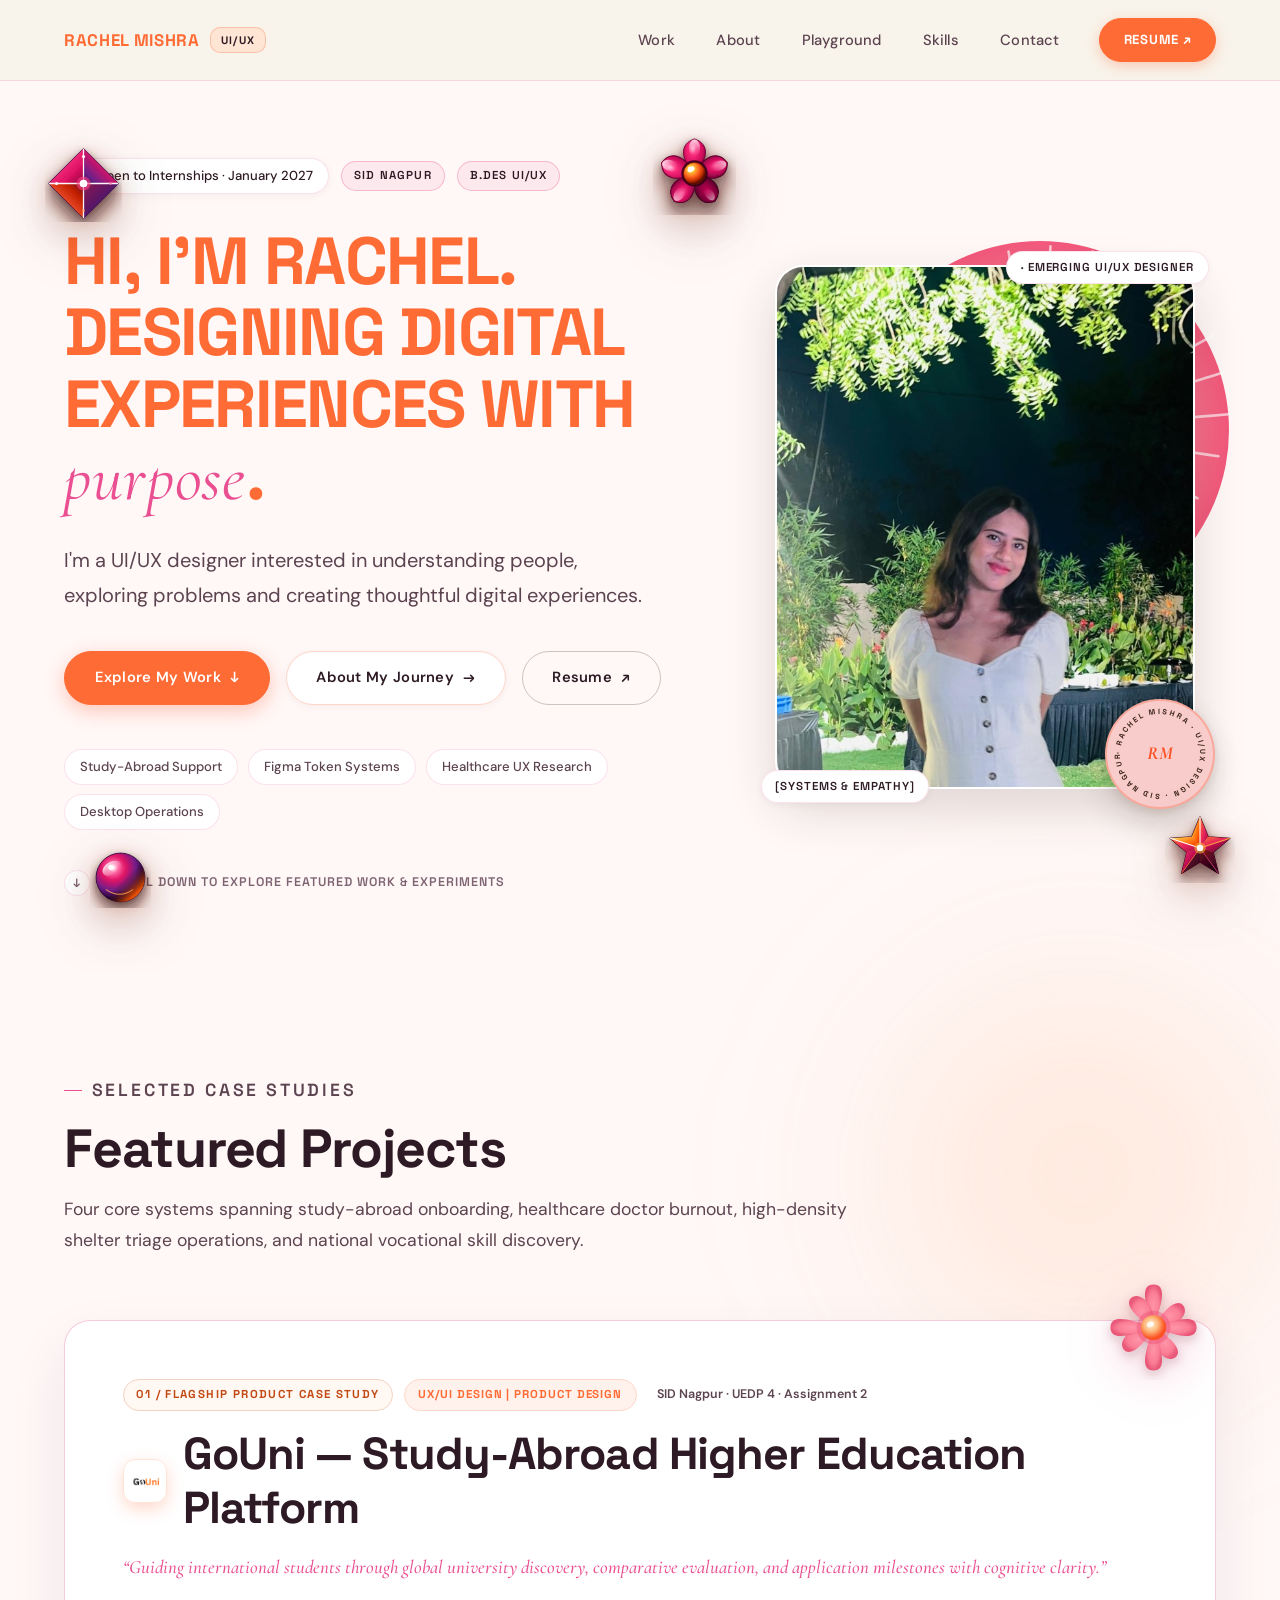
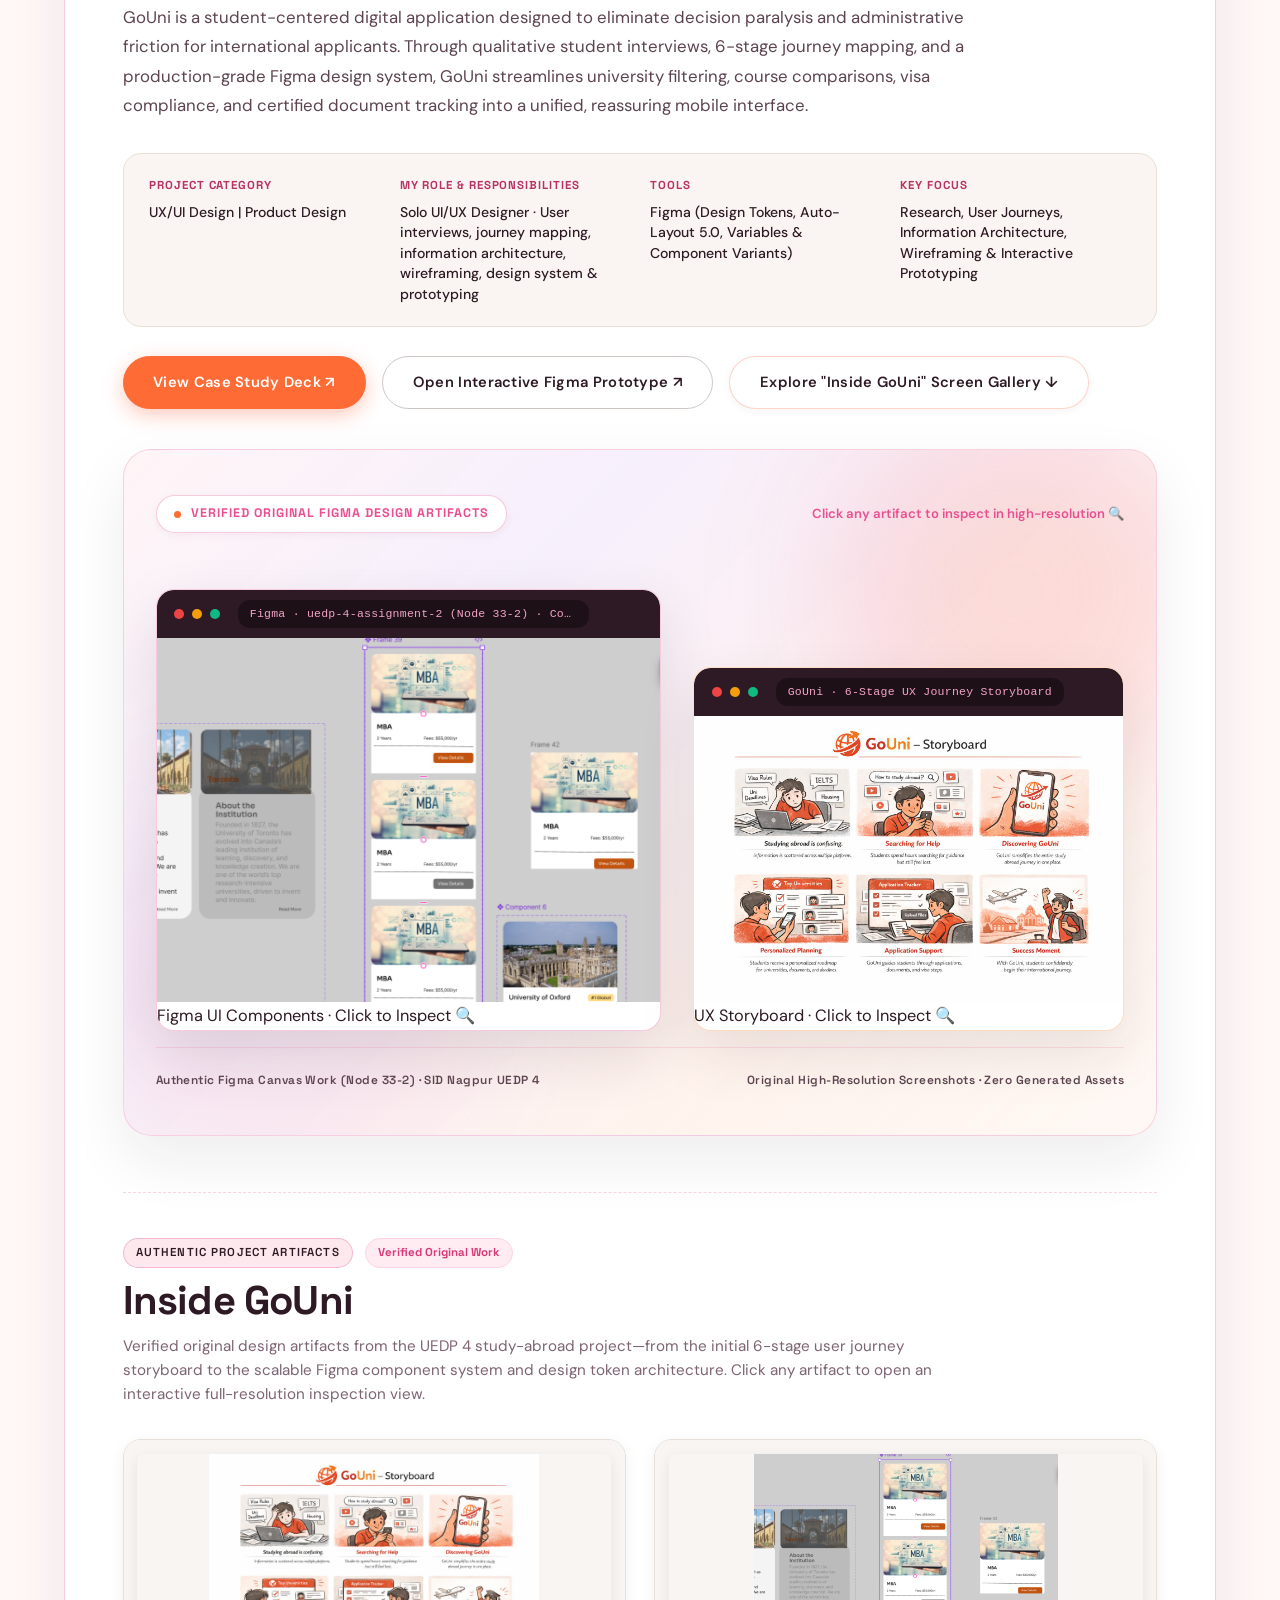
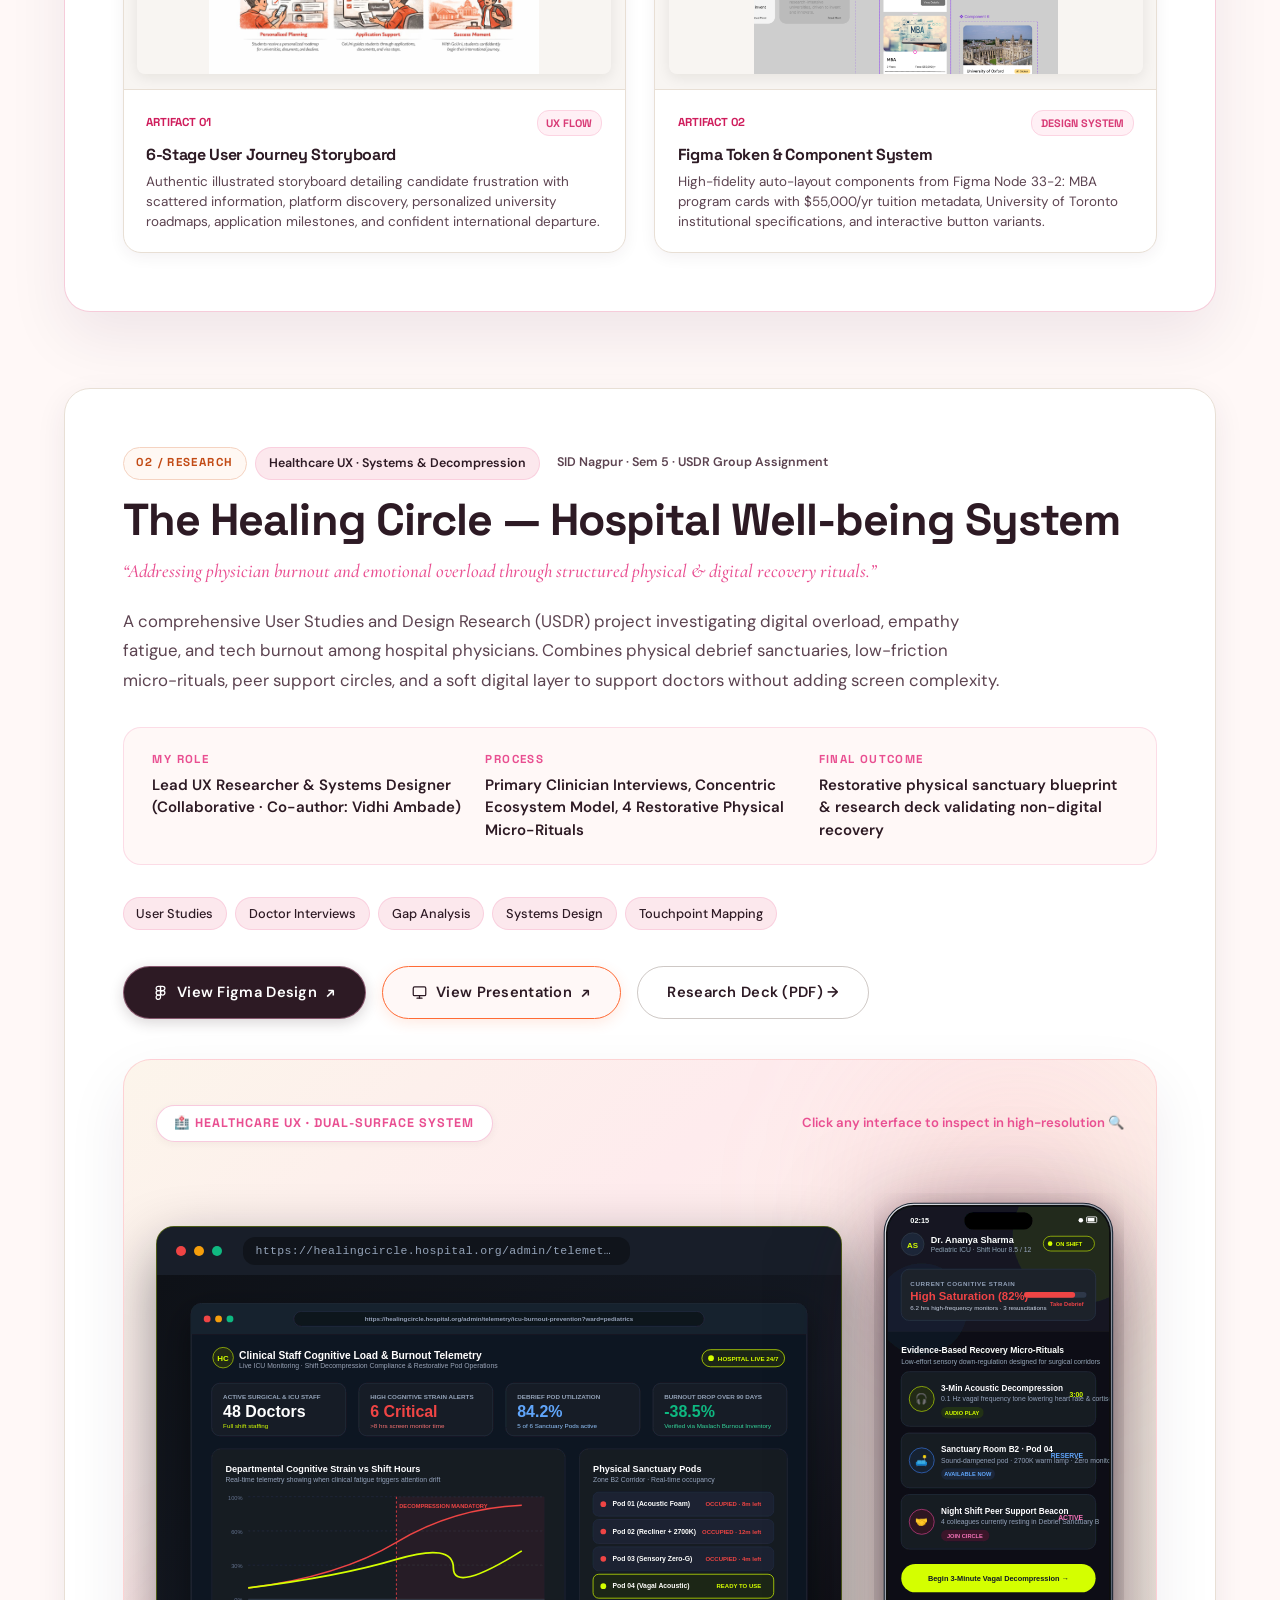
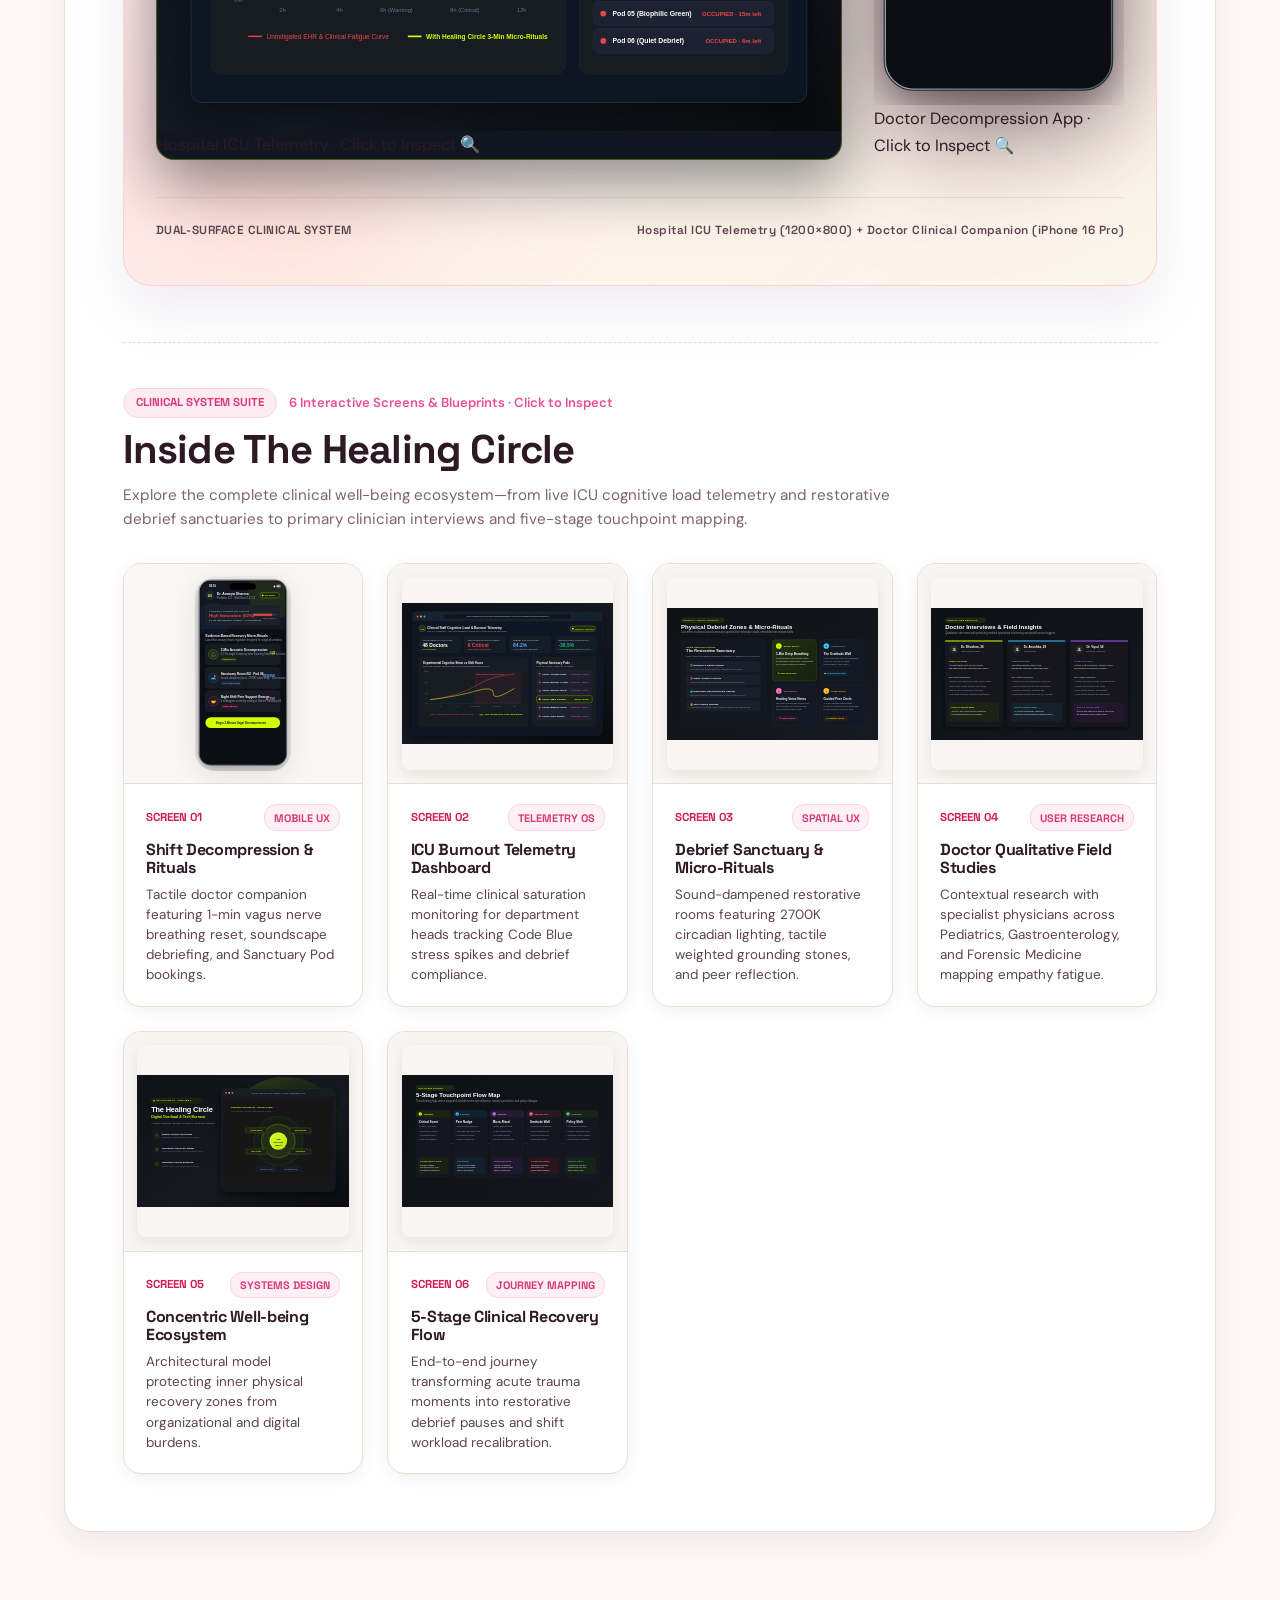
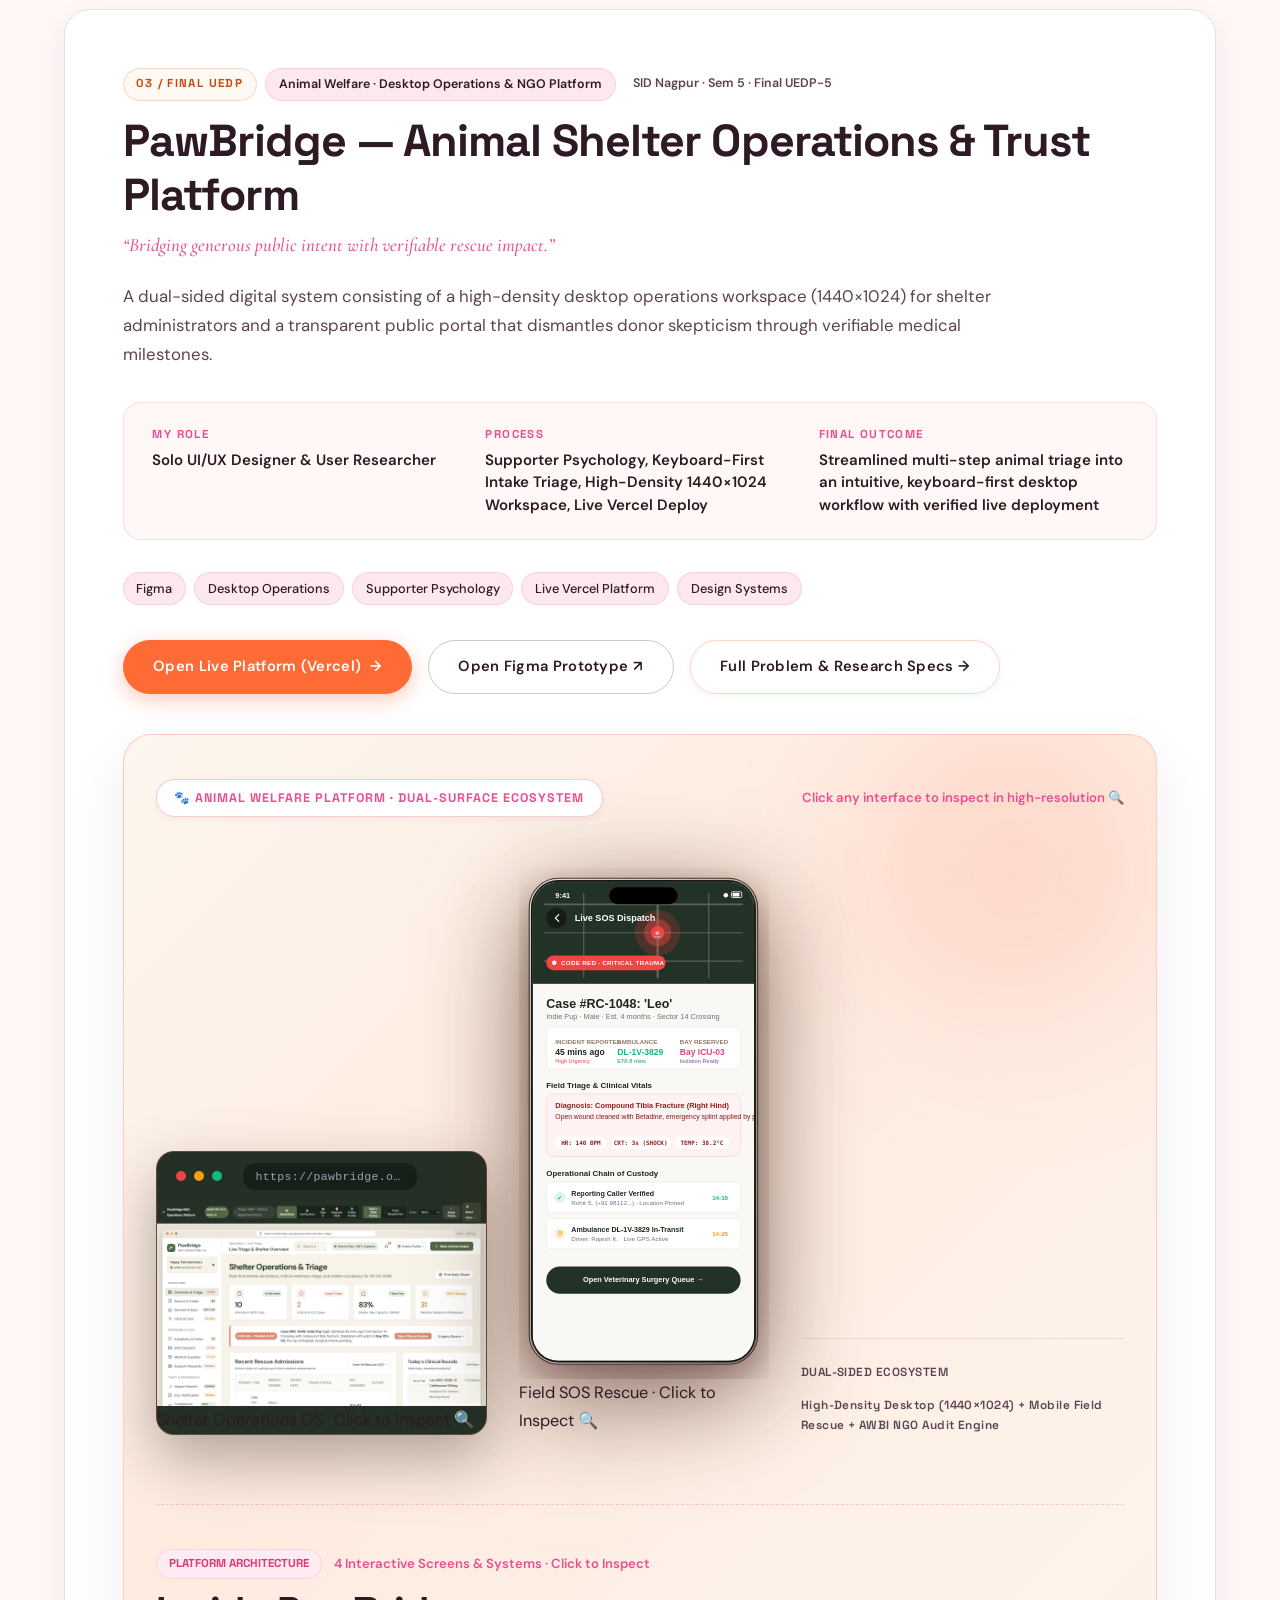
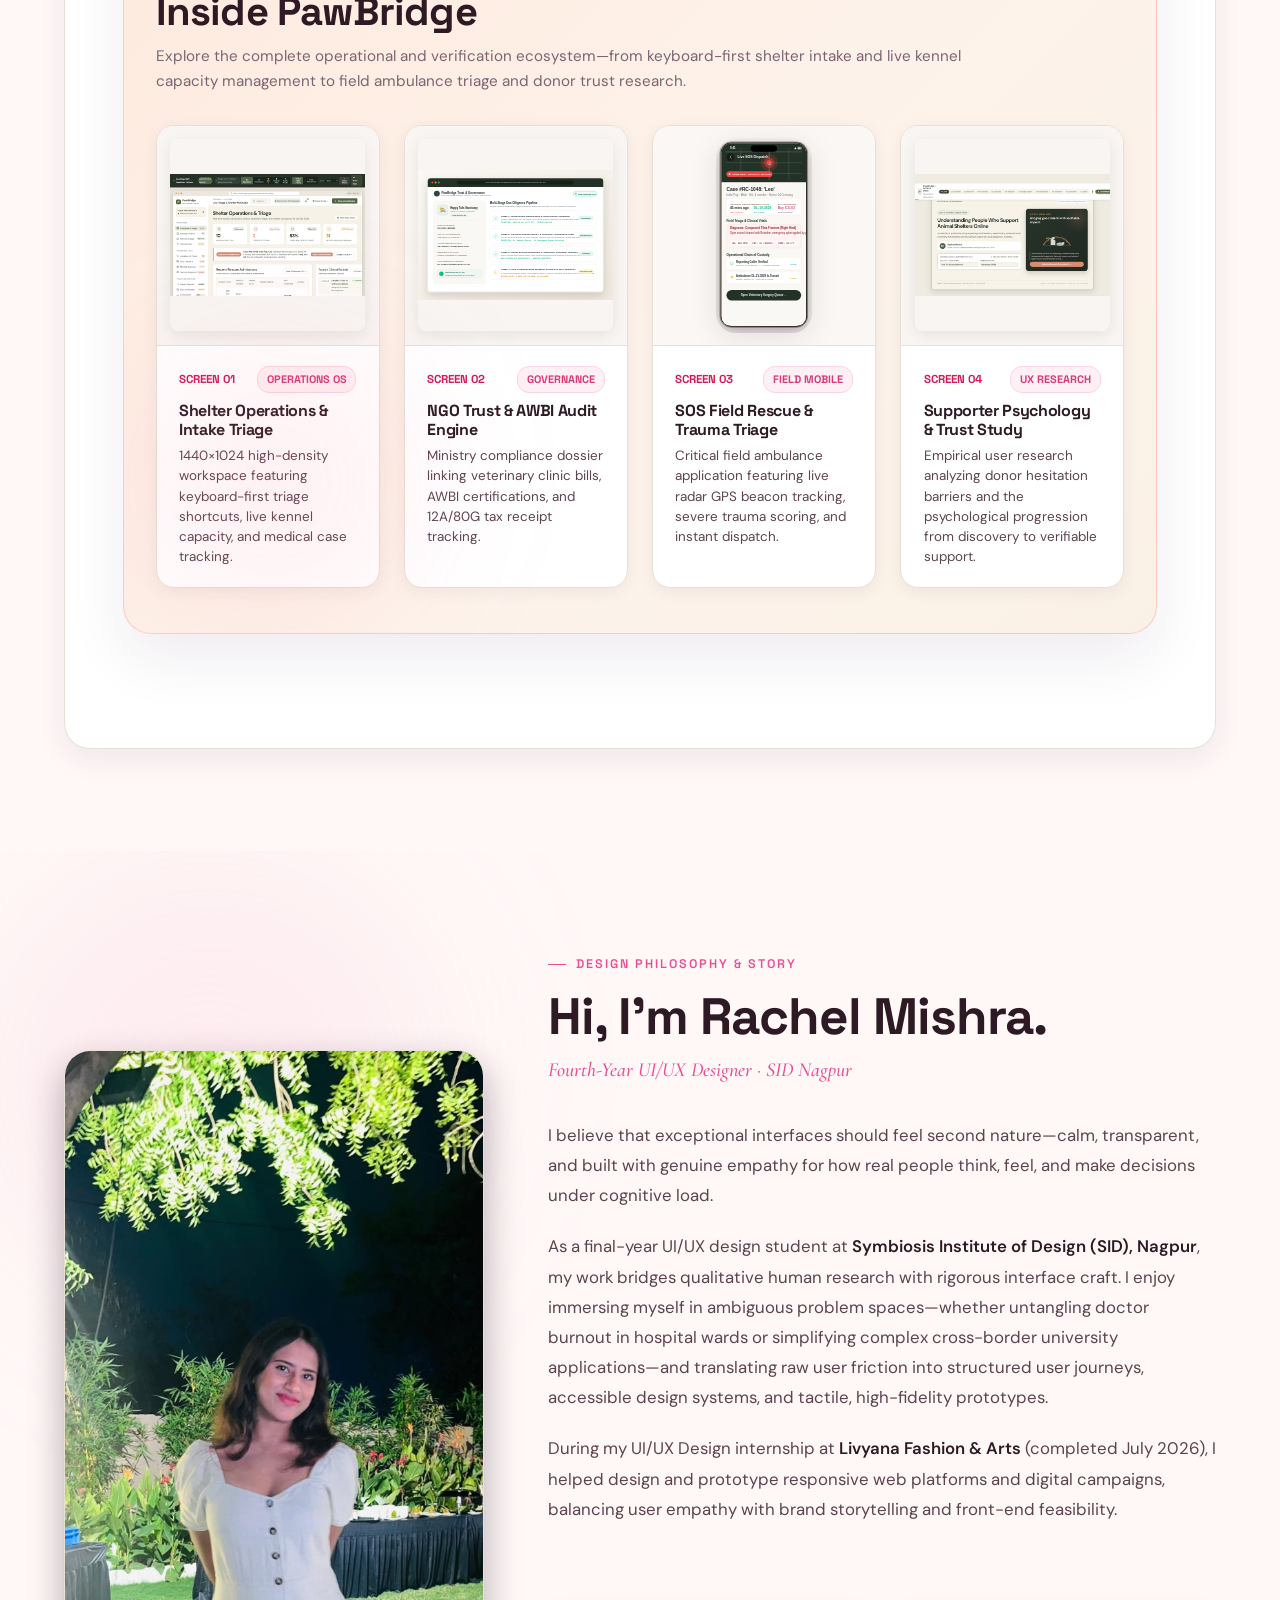
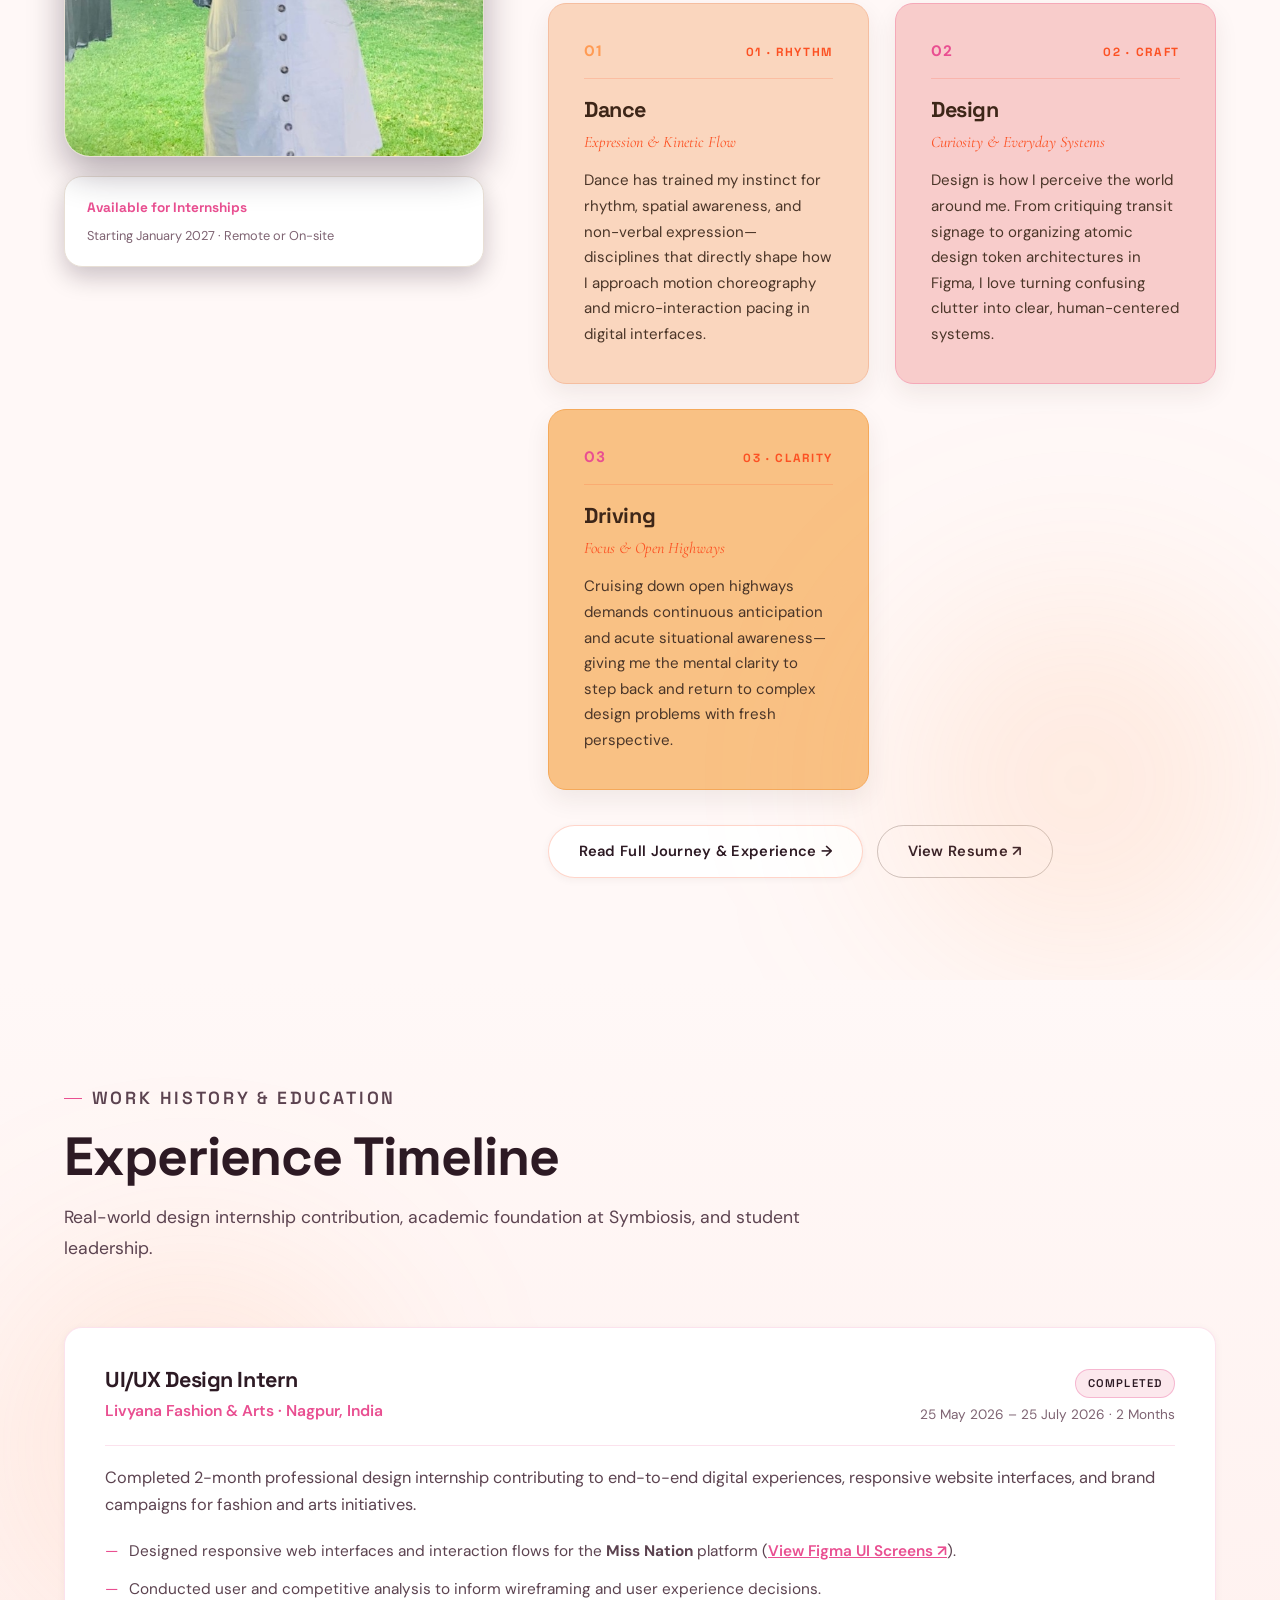
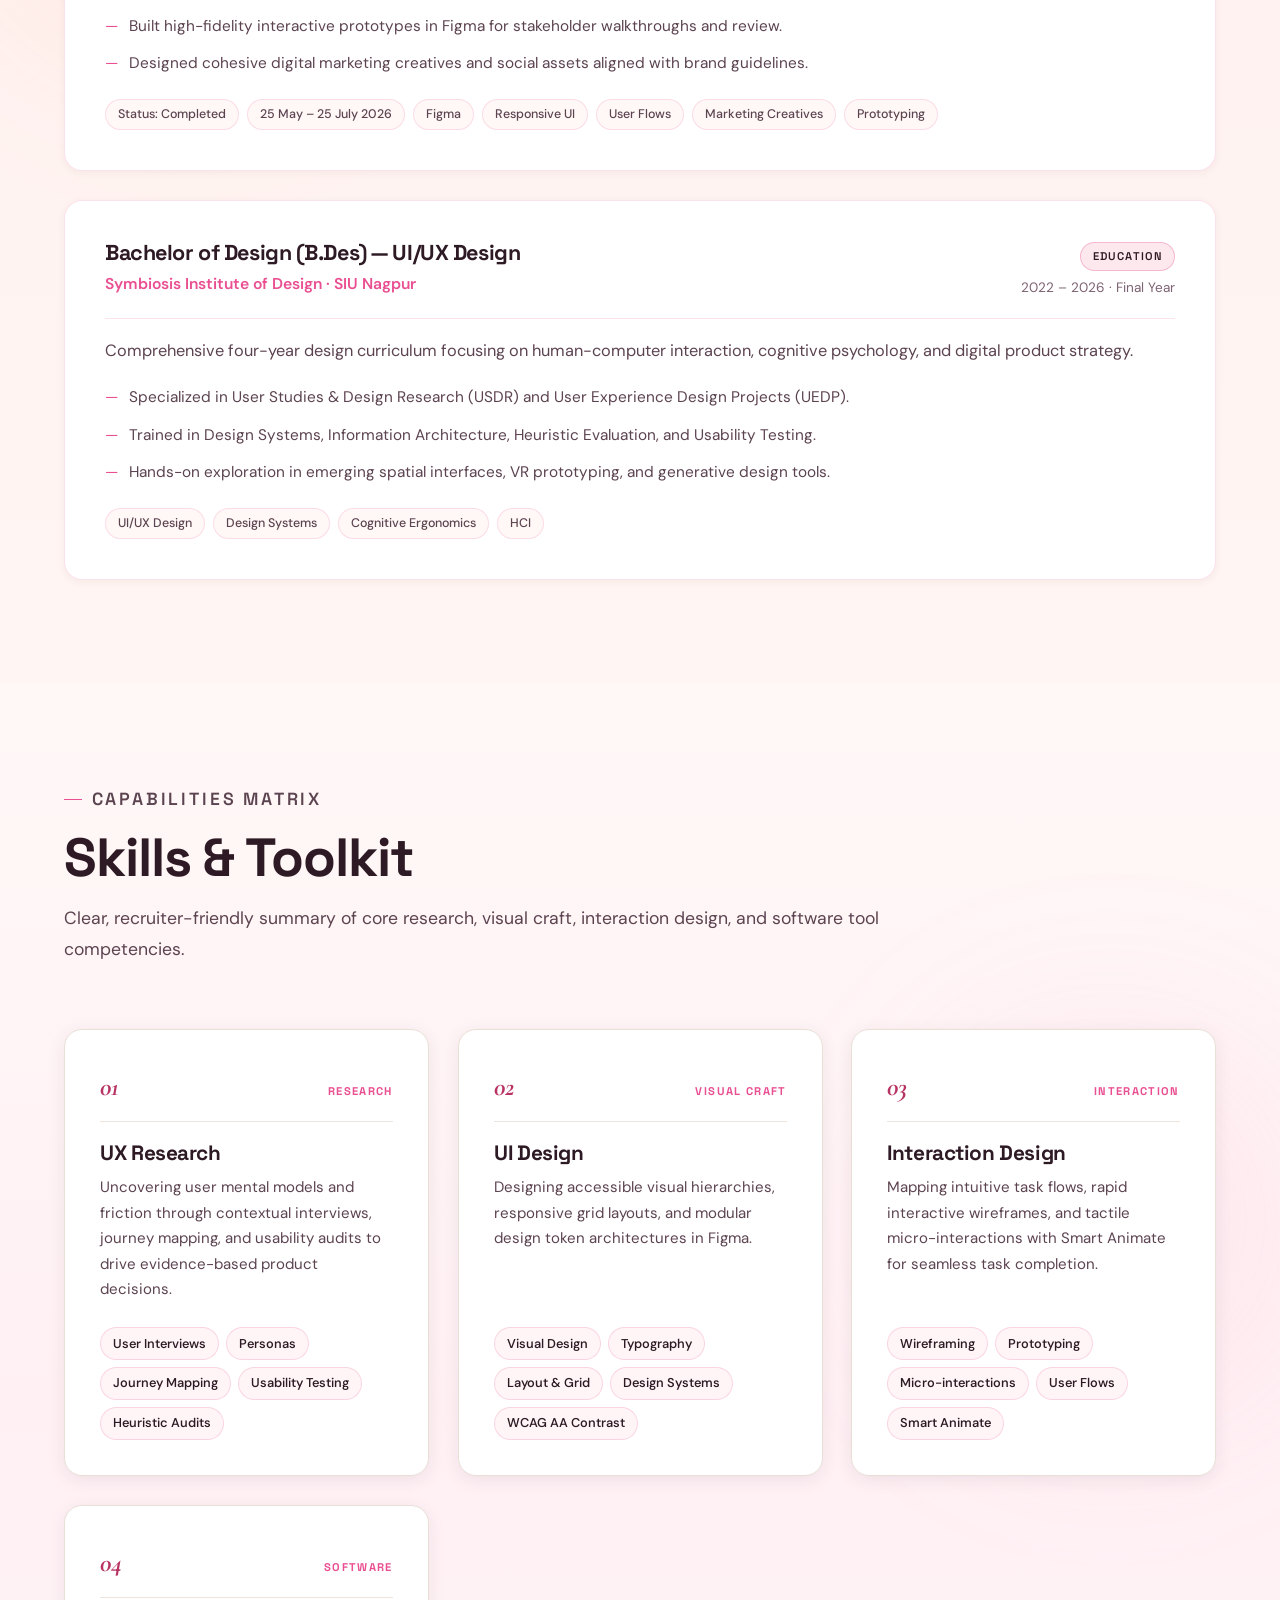
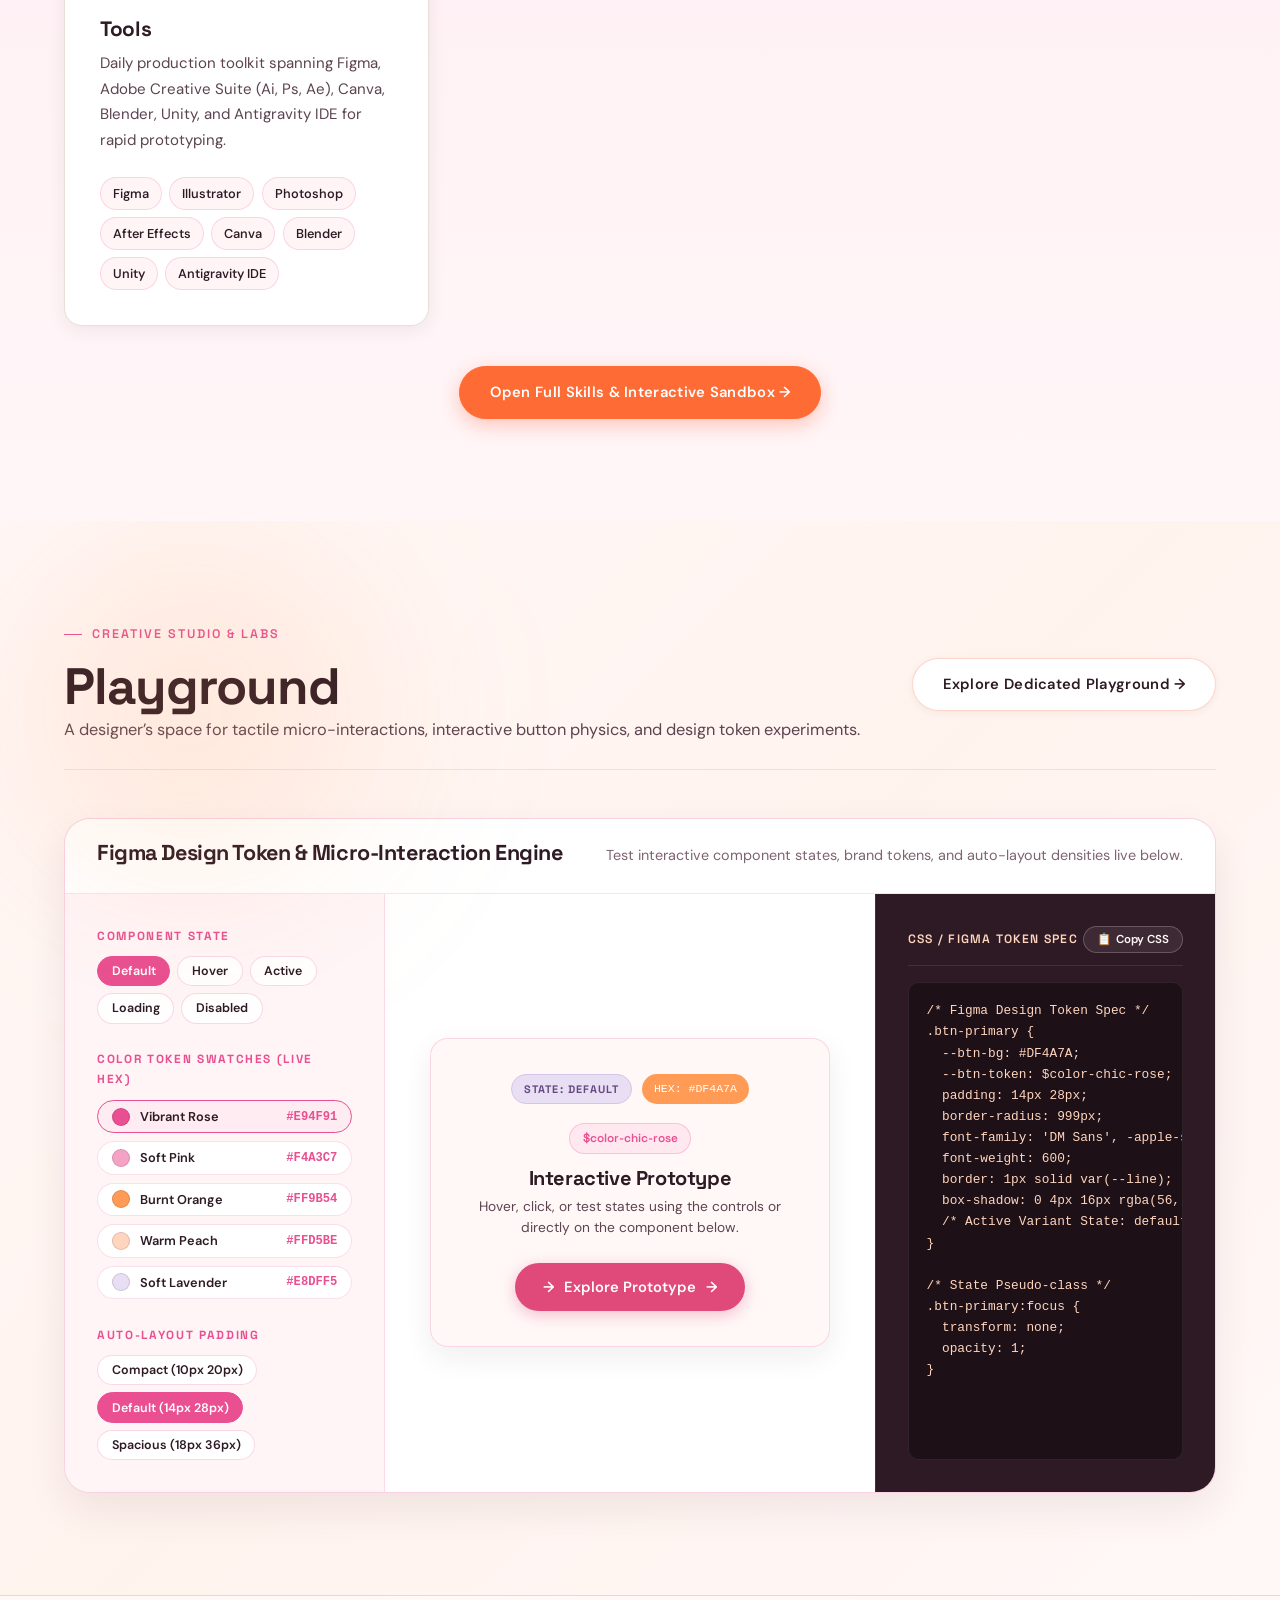
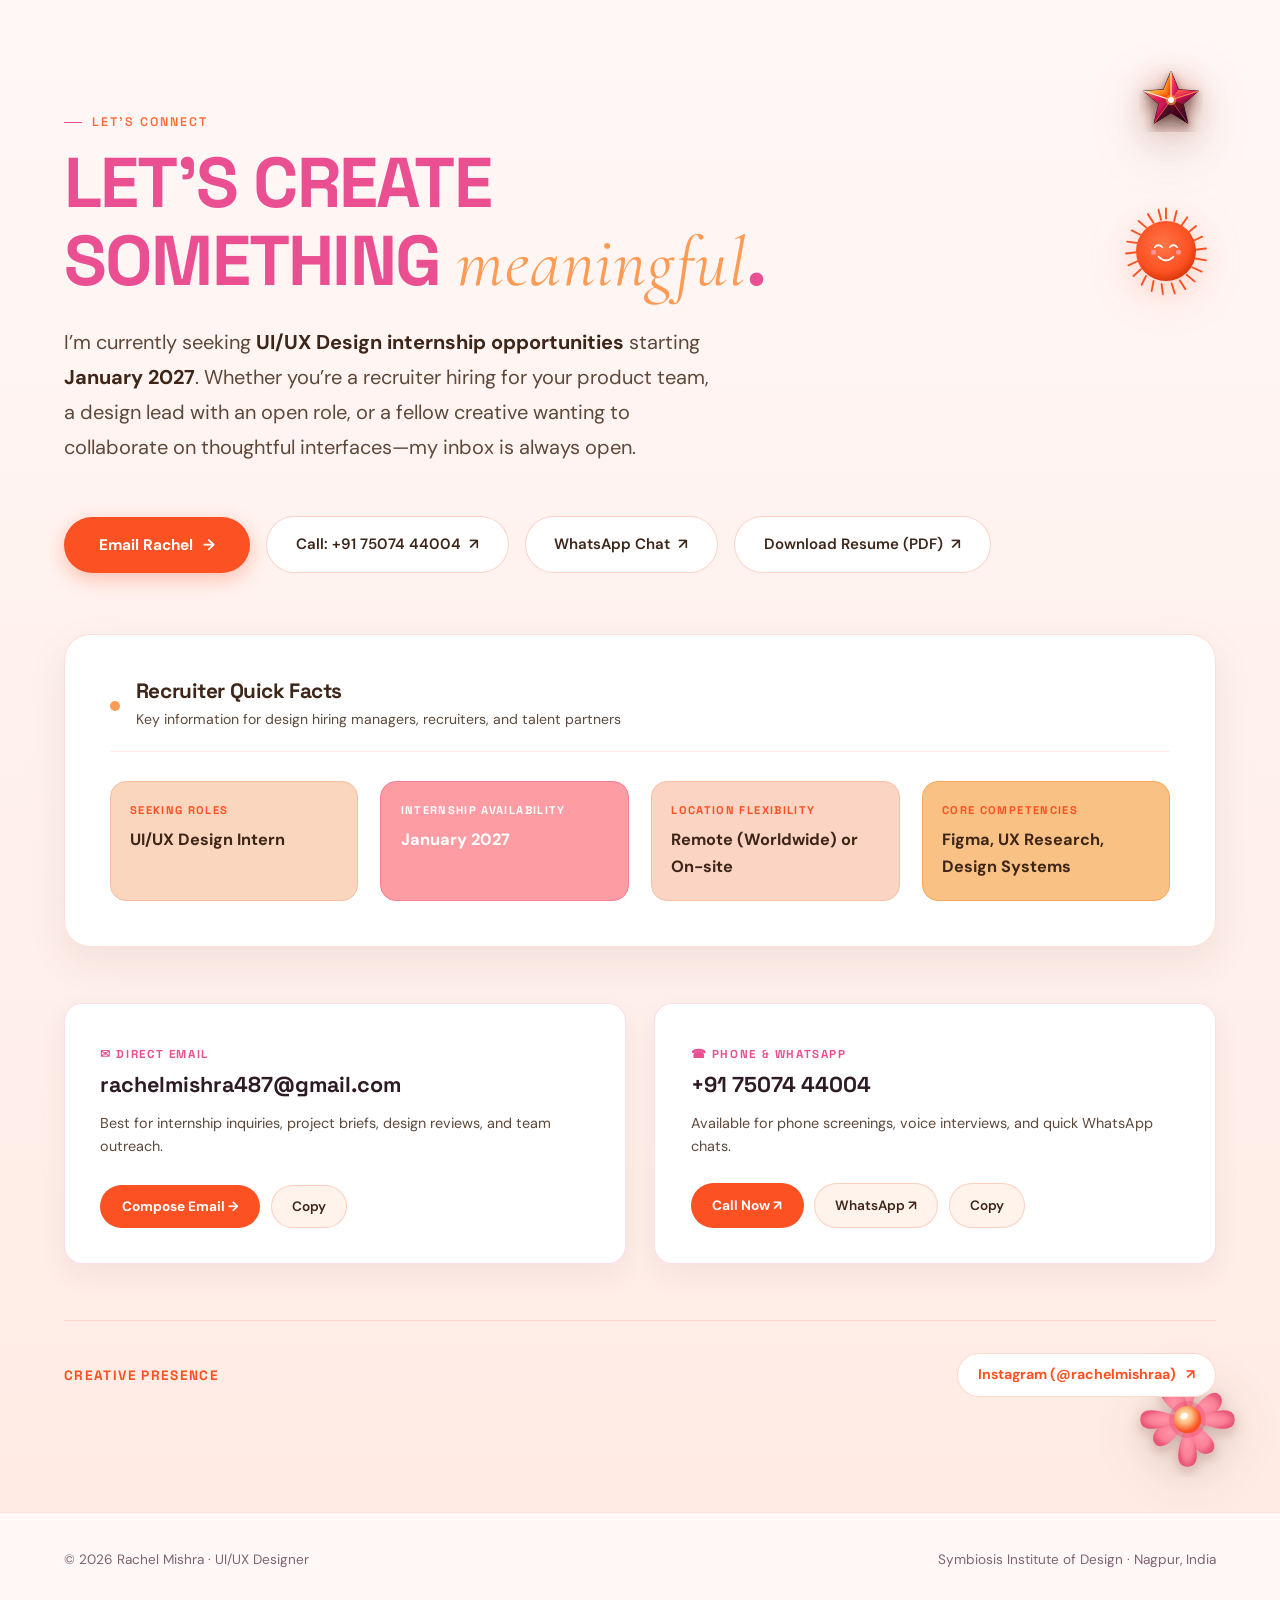
<file: index.html>
<!DOCTYPE html>
<html lang="en">
<head>
<meta charset="UTF-8">
<meta name="viewport" content="width=device-width, initial-scale=1.0">
<title>Rachel Mishra — UI/UX Designer</title>
<meta name="description" content="Portfolio of Rachel Mishra, UI/UX Designer. Bold, experimental, and human-centered digital experiences, design systems, and cognitive research.">
<link rel="preconnect" href="https://fonts.googleapis.com">
<link rel="preconnect" href="https://fonts.gstatic.com" crossorigin>
<link href="https://fonts.googleapis.com/css2?family=Cormorant+Garamond:ital,wght@0,400;0,500;0,600;0,700;1,400;1,600&family=DM+Sans:ital,opsz,wght@0,9..40,400;0,9..40,500;0,9..40,600;0,9..40,700;1,9..40,400&family=Playfair+Display:ital,wght@0,600;0,700;1,400;1,600&family=Space+Grotesk:wght@400;500;600;700&display=swap" rel="stylesheet">
<link rel="stylesheet" href="style.css">
</head>
<body>

<div class="cursor-dot" id="cursorDot"></div>
<div class="cursor-ring" id="cursorRing"></div>
<div class="nav-backdrop" id="navBackdrop"></div>

<!-- STICKY EDITORIAL NAVIGATION -->
<header class="nav" id="navbar">
  <a href="index.html" class="nav-mark" aria-label="Rachel Mishra Home">
    <span>RACHEL MISHRA</span>
    <span class="mark-sub">UI/UX</span>
  </a>
  <nav class="nav-links" id="navLinks">
    <a href="projects.html">Work</a>
    <a href="about.html">About</a>
    <a href="playground.html">Playground</a>
    <a href="skills.html">Skills</a>
    <a href="contact.html">Contact</a>
    <a href="resume.pdf" target="_blank" rel="noopener" class="nav-cta">Resume ↗</a>
  </nav>
  <button class="nav-toggle" id="navToggle" type="button" aria-label="Toggle navigation menu" aria-expanded="false">
    <span></span><span></span><span></span>
  </button>
</header>

<!-- HERO SECTION -->
<section class="hero" id="hero">
  <!-- Decorative 3D Floating Assets (Glossy Volumetric Studio Renders) -->
  <div class="hero-decor-item decor-sparkle-1" aria-hidden="true">
    <img src="decor_3d_sparkle.svg" alt="" width="72" height="72" class="decor-3d-img">
  </div>
  <div class="hero-decor-item decor-flower" aria-hidden="true">
    <img src="decor_3d_flower.svg" alt="" width="80" height="80" class="decor-3d-img">
  </div>
  <div class="hero-decor-item decor-sparkle-2" aria-hidden="true">
    <img src="decor_3d_star.svg" alt="" width="68" height="68" class="decor-3d-img">
  </div>
  <div class="hero-decor-item decor-orb" aria-hidden="true">
    <img src="decor_3d_orb.svg" alt="" width="56" height="56" class="decor-3d-img">
  </div>

  <div class="hero-grid">
    <!-- LEFT: EDITORIAL HEADLINE & INTRODUCTION -->
    <div class="hero-content">
      <div class="hero-meta-strip">
        <div class="status-pill">
          <span class="status-pulse"></span>
          <span>Open to Internships · January 2027</span>
        </div>
        <span class="annotation-badge">SID NAGPUR</span>
        <span class="annotation-badge">B.DES UI/UX</span>
        
      </div>

      <h1 class="hero-title">
        <span class="title-block">
          <span class="word-reveal" style="--i:1">HI,</span>
          <span class="word-reveal" style="--i:2">I'M</span>
          <span class="word-reveal hero-name-accent-wrap" style="--i:3">
            <span class="hero-name-accent">RACHEL.</span>
          </span>
        </span>
        <span class="title-block">
          <span class="word-reveal" style="--i:4">DESIGNING</span>
          <span class="word-reveal" style="--i:5">DIGITAL</span>
          <span class="word-reveal" style="--i:6">EXPERIENCES</span>
          <span class="word-reveal" style="--i:7">WITH</span>
          <span class="word-reveal serif-italic-wrap" style="--i:8">
            <em class="serif-italic">purpose</em>.
          </span>
        </span>
      </h1>

      <p class="hero-sub">
        I'm a UI/UX designer interested in understanding people, exploring problems and creating thoughtful digital experiences.
      </p>

      <div class="hero-actions">
        <a href="#featured-work" class="btn btn-primary">
          <span>Explore My Work</span>
          <span class="btn-arrow">↓</span>
        </a>
        <a href="about.html" class="btn btn-secondary">
          <span>About My Journey</span>
          <span class="btn-arrow">&rarr;</span>
        </a>
        <a href="resume.pdf" target="_blank" rel="noopener" class="btn btn-ghost">
          <span>Resume</span>
          <span class="btn-arrow">↗</span>
        </a>
      </div>

      <div class="hero-chips-row">
        <span class="hero-chip">Study-Abroad Support</span>
        <span class="hero-chip">Figma Token Systems</span>
        <span class="hero-chip">Healthcare UX Research</span>
        <span class="hero-chip">Desktop Operations</span>
      </div>

      <a href="#featured-work" class="scroll-indicator-bar" style="text-decoration: none;">
        <span class="scroll-arrow-badge">↓</span>
        <span>Scroll down to explore featured work &amp; experiments</span>
      </a>
    </div>

    <!-- RIGHT: UNCONVENTIONAL PORTRAIT FRAME TREATMENT -->
    <div class="hero-visual">
      <div class="portrait-frame-wrapper">
        <div class="floating-stamp stamp-top-right">
          <span class="stamp-icon">·</span>
          <span>Emerging UI/UX Designer</span>
        </div>

        <div class="portrait-editorial-card">
          <img src="rachel.jpg" alt="Rachel Mishra — UI/UX Designer" class="portrait-img" width="607" height="1024" loading="eager">
        </div>

        <!-- Rotating Circular Text Element (Editorial Seal) -->
        <div class="rotating-badge-stamp" aria-hidden="true">
          <svg viewBox="0 0 120 120" class="rotating-stamp-svg">
            <path id="badgeTextPath" d="M 60, 60 m -45, 0 a 45,45 0 1,1 90,0 a 45,45 0 1,1 -90,0" fill="none"/>
            <text class="stamp-text">
              <textPath href="#badgeTextPath" startOffset="0%">
                · RACHEL MISHRA · UI/UX DESIGN · SID NAGPUR ·
              </textPath>
            </text>
          </svg>
          <div class="badge-center-sparkle">RM</div>
        </div>

        <div class="floating-stamp stamp-bottom-left">
          <span>[SYSTEMS &amp; EMPATHY]</span>
        </div>
      </div>
    </div>
  </div>
</section>

<!-- ==========================================
     SECTION: FEATURED PROJECTS
     ========================================== -->
<section class="section-light" id="featured-work">
  <div class="section-inner">
    <div class="section-header">
      <p class="eyebrow">Selected Case Studies</p>
      <h2>Featured Projects</h2>
      <p>Four core systems spanning study-abroad onboarding, healthcare doctor burnout, high-density shelter triage operations, and national vocational skill discovery.</p>
    </div>

    <div class="projects-editorial-list">

      <!-- PROJECT 01: GOUNI -->
      <article class="project-editorial-card gouni-flagship-card" id="project-gouni">
        <div class="project-card-top gouni-card-top">
          <div class="gouni-title-strip">
            <div class="gouni-badge-cluster">
              <span class="project-num-badge">01 / FLAGSHIP PRODUCT CASE STUDY</span>
              <span class="gouni-category-pill">UX/UI Design | Product Design</span>
              <span class="project-scope-tag">SID Nagpur · UEDP 4 · Assignment 2</span>
            </div>
            
            <div class="gouni-brand-heading">
              <img src="gouni_logo.png" alt="GoUni Logo" class="gouni-brand-icon" width="44" height="44">
              <h3 class="project-title" style="margin: 0;">GoUni — Study-Abroad Higher Education Platform</h3>
            </div>
            
            <p class="project-tagline">“Guiding international students through global university discovery, comparative evaluation, and application milestones with cognitive clarity.”</p>
            <p class="project-description">
              GoUni is a student-centered digital application designed to eliminate decision paralysis and administrative friction for international applicants. Through qualitative student interviews, 6-stage journey mapping, and a production-grade Figma design system, GoUni streamlines university filtering, course comparisons, visa compliance, and certified document tracking into a unified, reassuring mobile interface.
            </p>
          </div>
        </div>

        <!-- Role, Scope, Tools & Key Focus Specs Grid -->
        <div class="gouni-specs-grid">
          <div class="gouni-spec-item">
            <span class="gouni-spec-label">Project Category</span>
            <span class="gouni-spec-val">UX/UI Design | Product Design</span>
          </div>
          <div class="gouni-spec-item">
            <span class="gouni-spec-label">My Role &amp; Responsibilities</span>
            <span class="gouni-spec-val">Solo UI/UX Designer · User interviews, journey mapping, information architecture, wireframing, design system &amp; prototyping</span>
          </div>
          <div class="gouni-spec-item">
            <span class="gouni-spec-label">Tools</span>
            <span class="gouni-spec-val">Figma (Design Tokens, Auto-Layout 5.0, Variables &amp; Component Variants)</span>
          </div>
          <div class="gouni-spec-item">
            <span class="gouni-spec-label">Key Focus</span>
            <span class="gouni-spec-val">Research, User Journeys, Information Architecture, Wireframing &amp; Interactive Prototyping</span>
          </div>
        </div>

        <!-- Action CTAs -->
        <div class="project-actions gouni-actions-row">
          <a href="https://www.figma.com/deck/ome9CfsCEyI4YlYU2N2C3i" target="_blank" rel="noopener" class="btn btn-primary">
            <span>View Case Study Deck ↗</span>
          </a>
          <a href="https://www.figma.com/design/x6lQjwNQntAK7WZxXv1dTh/uedp-4-assignment-2?node-id=33-2&amp;t=BZAtMI4IXmXT7Qzf-1" target="_blank" rel="noopener" class="btn btn-ghost">
            <span>Open Interactive Figma Prototype ↗</span>
          </a>
          <a href="#inside-gouni" class="btn btn-secondary">
            <span>Explore "Inside GoUni" Screen Gallery ↓</span>
          </a>
        </div>

        <!-- ==========================================
             1. HERO SHOWCASE: VERIFIED ORIGINAL GOUNI FIGMA ARTIFACTS
             ========================================== -->
        <div class="gouni-hero-showcase">
          <div class="gouni-hero-header-bar">
            <div class="gouni-stage-pill">
              <span class="status-pulse" style="background: #FF6B35;"></span>
              <span>VERIFIED ORIGINAL FIGMA DESIGN ARTIFACTS</span>
            </div>
            <span class="gouni-stage-hint">Click any artifact to inspect in high-resolution 🔍</span>
          </div>

          <!-- Dual-Artifact Coordinated Stage: Real Figma Component System + Real UX Storyboard -->
          <div class="gouni-verified-stage">
            <!-- Artifact 1: Real Figma Component Library & Course Cards -->
            <div class="gouni-artifact-card gouni-artifact-primary" data-screen-id="gouni-components" role="button" tabindex="0" aria-label="Inspect Figma Component System &amp; Course Interface">
              <div class="artifact-window-bar">
                <span class="window-dot red"></span>
                <span class="window-dot yellow"></span>
                <span class="window-dot green"></span>
                <span class="artifact-window-title">Figma · uedp-4-assignment-2 (Node 33-2) · Component Architecture</span>
              </div>
              <div class="artifact-img-wrap">
                <img src="project_gouni_components.png" alt="GoUni Figma UI Component System and Course Cards" width="1080" height="780" loading="eager">
              </div>
              <span class="device-hover-badge">Figma UI Components · Click to Inspect 🔍</span>
            </div>

            <!-- Artifact 2: Real 6-Stage UX Journey Storyboard -->
            <div class="gouni-artifact-card gouni-artifact-secondary" data-screen-id="gouni-storyboard" role="button" tabindex="0" aria-label="Inspect 6-Stage UX Journey Storyboard">
              <div class="artifact-window-bar">
                <span class="window-dot red"></span>
                <span class="window-dot yellow"></span>
                <span class="window-dot green"></span>
                <span class="artifact-window-title">GoUni · 6-Stage UX Journey Storyboard</span>
              </div>
              <div class="artifact-img-wrap">
                <img src="project_gouni.jpg" alt="GoUni 6-Stage UX Storyboard and User Journey" width="1536" height="1024" loading="eager">
              </div>
              <span class="device-hover-badge">UX Storyboard · Click to Inspect 🔍</span>
            </div>
          </div>

          <!-- Bottom Mobile Showcase Specs Bar -->
          <div class="gouni-hero-footer-bar">
            <span class="gouni-footer-spec">Authentic Figma Canvas Work (Node 33-2) · SID Nagpur UEDP 4</span>
            <span class="gouni-footer-spec">Original High-Resolution Screenshots · Zero Generated Assets</span>
          </div>
        </div>

        <!-- ==========================================
             4. ADDITIONAL SCREEN GALLERY: "INSIDE GOUNI"
             ========================================== -->
        <div class="inside-gouni-section" id="inside-gouni">
          <div class="inside-gouni-header">
            <div class="inside-eyebrow-row">
              <span class="annotation-badge">AUTHENTIC PROJECT ARTIFACTS</span>
              <span class="inside-pill">Verified Original Work</span>
            </div>
            <h4 class="inside-gouni-title">Inside GoUni</h4>
            <p class="inside-gouni-subtitle">
              Verified original design artifacts from the UEDP 4 study-abroad project—from the initial 6-stage user journey storyboard to the scalable Figma component system and design token architecture. Click any artifact to open an interactive full-resolution inspection view.
            </p>
          </div>

          <div class="inside-gouni-grid gouni-verified-grid">
            <!-- Screen 1: UX Storyboard -->
            <div class="inside-screen-card" data-screen-id="gouni-storyboard" role="button" tabindex="0" aria-label="Inspect UX Storyboard">
              <div class="inside-card-preview desktop-preview">
                <img src="project_gouni.jpg" alt="GoUni UX Storyboard - 6-Step Journey" width="1536" height="1024" loading="lazy">
                <span class="inside-inspect-btn">Inspect Storyboard 🔍</span>
              </div>
              <div class="inside-card-content">
                <div class="inside-card-meta">
                  <span class="inside-screen-num">ARTIFACT 01</span>
                  <span class="inside-tag">UX Flow</span>
                </div>
                <h5>6-Stage User Journey Storyboard</h5>
                <p>Authentic illustrated storyboard detailing candidate frustration with scattered information, platform discovery, personalized university roadmaps, application milestones, and confident international departure.</p>
              </div>
            </div>

            <!-- Screen 2: Component Architecture -->
            <div class="inside-screen-card" data-screen-id="gouni-components" role="button" tabindex="0" aria-label="Inspect Component Architecture">
              <div class="inside-card-preview desktop-preview">
                <img src="project_gouni_components.png" alt="GoUni Figma Component Architecture and Tokens" width="1080" height="780" loading="lazy">
                <span class="inside-inspect-btn">Inspect System 🔍</span>
              </div>
              <div class="inside-card-content">
                <div class="inside-card-meta">
                  <span class="inside-screen-num">ARTIFACT 02</span>
                  <span class="inside-tag">Design System</span>
                </div>
                <h5>Figma Token &amp; Component System</h5>
                <p>High-fidelity auto-layout components from Figma Node 33-2: MBA program cards with $55,000/yr tuition metadata, University of Toronto institutional specifications, and interactive button variants.</p>
              </div>
            </div>
          </div>
        </div>
      </article>

      <!-- PROJECT 02: THE HEALING CIRCLE -->
      <article class="project-editorial-card" id="project-healing-circle">
        <div class="project-card-top">
          <div>
            <div style="display: flex; gap: 0.5rem; flex-wrap: wrap; margin-bottom: 0.8rem;">
              <span class="project-num-badge">02 / RESEARCH</span>
              <span class="project-category-tag">Healthcare UX · Systems &amp; Decompression</span>
              <span class="project-scope-tag">SID Nagpur · Sem 5 · USDR Group Assignment</span>
            </div>
            <h3 class="project-title">The Healing Circle — Hospital Well-being System</h3>
            <p class="project-tagline">“Addressing physician burnout and emotional overload through structured physical &amp; digital recovery rituals.”</p>
            <p class="project-description">
              A comprehensive User Studies and Design Research (USDR) project investigating digital overload, empathy fatigue, and tech burnout among hospital physicians. Combines physical debrief sanctuaries, low-friction micro-rituals, peer support circles, and a soft digital layer to support doctors without adding screen complexity.
            </p>
          </div>
        </div>

        <div class="project-role-bar">
          <div class="role-item">
            <span class="role-label">My Role</span>
            <span class="role-val">Lead UX Researcher &amp; Systems Designer (Collaborative · Co-author: Vidhi Ambade)</span>
          </div>
          <div class="role-item">
            <span class="role-label">Process</span>
            <span class="role-val">Primary Clinician Interviews, Concentric Ecosystem Model, 4 Restorative Physical Micro-Rituals</span>
          </div>
          <div class="role-item">
            <span class="role-label">Final Outcome</span>
            <span class="role-val">Restorative physical sanctuary blueprint &amp; research deck validating non-digital recovery</span>
          </div>
        </div>

        <div class="project-tools-row">
          <span class="project-tool-pill">User Studies</span>
          <span class="project-tool-pill">Doctor Interviews</span>
          <span class="project-tool-pill">Gap Analysis</span>
          <span class="project-tool-pill">Systems Design</span>
          <span class="project-tool-pill">Touchpoint Mapping</span>
        </div>

        <div class="project-actions">
          <a href="https://www.figma.com/design/m9fHS9gqmewDWdcfrSonLD/usdr-group-assignment?node-id=1-2&amp;t=d2Qp5uyCzloY89Fa-1" target="_blank" rel="noopener" class="btn btn-primary btn-figma">
            <svg width="15" height="15" viewBox="0 0 24 24" fill="none" stroke="currentColor" stroke-width="2" stroke-linecap="round" stroke-linejoin="round" aria-hidden="true"><path d="M5 5.5A3.5 3.5 0 0 1 8.5 2H12v7H8.5A3.5 3.5 0 0 1 5 5.5z"/><path d="M12 2h3.5a3.5 3.5 0 1 1 0 7H12V2z"/><path d="M12 12.5a3.5 3.5 0 1 1 7 0 3.5 3.5 0 1 1-7 0z"/><path d="M5 19.5A3.5 3.5 0 0 1 8.5 16H12v3.5a3.5 3.5 0 1 1-7 0z"/><path d="M5 12.5A3.5 3.5 0 0 1 8.5 9H12v7H8.5A3.5 3.5 0 0 1 5 12.5z"/></svg>
            <span>View Figma Design</span>
            <span class="btn-arrow">↗</span>
          </a>
          <a href="https://www.canva.com/design/DAHI6N23nGM/7Ok8pXjOPCfcyNLwb6MTUA/edit" target="_blank" rel="noopener" class="btn btn-secondary btn-canva">
            <svg width="15" height="15" viewBox="0 0 24 24" fill="none" stroke="currentColor" stroke-width="2" stroke-linecap="round" stroke-linejoin="round" aria-hidden="true"><rect x="2" y="3" width="20" height="14" rx="2"/><line x1="8" y1="21" x2="16" y2="21"/><line x1="12" y1="17" x2="12" y2="21"/></svg>
            <span>View Presentation</span>
            <span class="btn-arrow">↗</span>
          </a>
          <a href="project_healing_circle.pdf" target="_blank" rel="noopener" class="btn btn-ghost">
            <span>Research Deck (PDF) &rarr;</span>
          </a>
        </div>

        <!-- Hero Showcase Container: Dual-Surface Clinical Telemetry & Mobile Decompression -->
        <div class="project-hero-showcase hc-hero-showcase">
          <div class="gouni-hero-header-bar">
            <span class="gouni-stage-pill">🏥 HEALTHCARE UX · DUAL-SURFACE SYSTEM</span>
            <span class="gouni-stage-hint">Click any interface to inspect in high-resolution 🔍</span>
          </div>

          <div class="layered-stage-container hc-stage-composition">
            <!-- Desktop Frame: Hospital Burnout Telemetry -->
            <div class="hc-desktop-mockup" data-screen-id="hc-dashboard" role="button" tabindex="0" aria-label="Inspect Hospital Burnout Telemetry Dashboard">
              <div class="desktop-window-bar">
                <span class="window-dot red"></span>
                <span class="window-dot yellow"></span>
                <span class="window-dot green"></span>
                <span class="window-title">https://healingcircle.hospital.org/admin/telemetry/icu-burnout-prevention?ward=pediatrics</span>
              </div>
              <img src="project_healing_circle_dashboard.svg" alt="Clinical Staff Cognitive Load &amp; Burnout Telemetry Dashboard" loading="lazy">
              <span class="device-hover-badge">Hospital ICU Telemetry · Click to Inspect 🔍</span>
            </div>

            <!-- Overlapping Mobile Frame: Doctor Clinical Shift Decompression -->
            <div class="hc-mobile-mockup" data-screen-id="hc-mobile" role="button" tabindex="0" aria-label="Inspect Doctor Clinical Shift Decompression App">
              <img src="project_healing_circle_mobile.svg" alt="Doctor Clinical Shift Decompression Mobile App" loading="lazy">
              <span class="device-hover-badge">Doctor Decompression App · Click to Inspect 🔍</span>
            </div>
          </div>

          <div class="gouni-hero-footer-bar">
            <span class="gouni-footer-spec">DUAL-SURFACE CLINICAL SYSTEM</span>
            <span class="gouni-footer-spec">Hospital ICU Telemetry (1200×800) + Doctor Clinical Companion (iPhone 16 Pro)</span>
          </div>
        </div>

        <!-- Inside The Healing Circle Screen Gallery -->
        <div class="inside-project-section inside-hc-section">
          <div class="inside-gouni-header">
            <div class="inside-eyebrow-row">
              <span class="inside-pill">CLINICAL SYSTEM SUITE</span>
              <span class="gouni-stage-hint">6 Interactive Screens &amp; Blueprints · Click to Inspect</span>
            </div>
            <h4 class="inside-gouni-title">Inside The Healing Circle</h4>
            <p class="inside-gouni-subtitle">
              Explore the complete clinical well-being ecosystem—from live ICU cognitive load telemetry and restorative debrief sanctuaries to primary clinician interviews and five-stage touchpoint mapping.
            </p>
          </div>

          <div class="inside-screens-grid">
            <!-- Screen 1: Mobile Decompression -->
            <div class="inside-screen-card" data-screen-id="hc-mobile" role="button" tabindex="0" aria-label="Inspect Mobile Decompression App">
              <div class="inside-card-preview mobile-preview">
                <img src="project_healing_circle_mobile.svg" alt="Clinical Shift Decompression Mobile App" loading="lazy">
                <span class="inside-inspect-btn">Inspect Screen 🔍</span>
              </div>
              <div class="inside-card-content">
                <div class="inside-card-meta">
                  <span class="inside-screen-num">SCREEN 01</span>
                  <span class="inside-tag">Mobile UX</span>
                </div>
                <h5>Shift Decompression &amp; Rituals</h5>
                <p>Tactile doctor companion featuring 1-min vagus nerve breathing reset, soundscape debriefing, and Sanctuary Pod bookings.</p>
              </div>
            </div>

            <!-- Screen 2: ICU Burnout Telemetry -->
            <div class="inside-screen-card" data-screen-id="hc-dashboard" role="button" tabindex="0" aria-label="Inspect Hospital Burnout Telemetry Dashboard">
              <div class="inside-card-preview desktop-preview">
                <img src="project_healing_circle_dashboard.svg" alt="Clinical Staff Cognitive Load &amp; Burnout Telemetry Dashboard" loading="lazy">
                <span class="inside-inspect-btn">Inspect Screen 🔍</span>
              </div>
              <div class="inside-card-content">
                <div class="inside-card-meta">
                  <span class="inside-screen-num">SCREEN 02</span>
                  <span class="inside-tag">Telemetry OS</span>
                </div>
                <h5>ICU Burnout Telemetry Dashboard</h5>
                <p>Real-time clinical saturation monitoring for department heads tracking Code Blue stress spikes and debrief compliance.</p>
              </div>
            </div>

            <!-- Screen 3: Debrief Sanctuary & Micro-Rituals -->
            <div class="inside-screen-card" data-screen-id="hc-rituals" role="button" tabindex="0" aria-label="Inspect Sanctuary & Micro-Rituals Blueprint">
              <div class="inside-card-preview desktop-preview">
                <img src="project_healing_circle_rituals.svg" alt="Physical Debrief Sanctuary &amp; 4 Clinical Micro-Rituals" loading="lazy">
                <span class="inside-inspect-btn">Inspect Screen 🔍</span>
              </div>
              <div class="inside-card-content">
                <div class="inside-card-meta">
                  <span class="inside-screen-num">SCREEN 03</span>
                  <span class="inside-tag">Spatial UX</span>
                </div>
                <h5>Debrief Sanctuary &amp; Micro-Rituals</h5>
                <p>Sound-dampened restorative rooms featuring 2700K circadian lighting, tactile weighted grounding stones, and peer reflection.</p>
              </div>
            </div>

            <!-- Screen 4: Doctor Qualitative Interviews -->
            <div class="inside-screen-card" data-screen-id="hc-interviews" role="button" tabindex="0" aria-label="Inspect Doctor Qualitative Research">
              <div class="inside-card-preview desktop-preview">
                <img src="project_healing_circle_interviews.svg" alt="Primary Doctor Interviews &amp; Personas" loading="lazy">
                <span class="inside-inspect-btn">Inspect Screen 🔍</span>
              </div>
              <div class="inside-card-content">
                <div class="inside-card-meta">
                  <span class="inside-screen-num">SCREEN 04</span>
                  <span class="inside-tag">User Research</span>
                </div>
                <h5>Doctor Qualitative Field Studies</h5>
                <p>Contextual research with specialist physicians across Pediatrics, Gastroenterology, and Forensic Medicine mapping empathy fatigue.</p>
              </div>
            </div>

            <!-- Screen 5: Concentric Ecosystem Blueprint -->
            <div class="inside-screen-card" data-screen-id="hc-concept" role="button" tabindex="0" aria-label="Inspect Concentric Architecture">
              <div class="inside-card-preview desktop-preview">
                <img src="project_healing_circle_concept.svg" alt="Concentric Well-being Ecosystem Architecture" loading="lazy">
                <span class="inside-inspect-btn">Inspect Screen 🔍</span>
              </div>
              <div class="inside-card-content">
                <div class="inside-card-meta">
                  <span class="inside-screen-num">SCREEN 05</span>
                  <span class="inside-tag">Systems Design</span>
                </div>
                <h5>Concentric Well-being Ecosystem</h5>
                <p>Architectural model protecting inner physical recovery zones from organizational and digital burdens.</p>
              </div>
            </div>

            <!-- Screen 6: 5-Stage Touchpoint Flow -->
            <div class="inside-screen-card" data-screen-id="hc-flow" role="button" tabindex="0" aria-label="Inspect Touchpoint Flow">
              <div class="inside-card-preview desktop-preview">
                <img src="project_healing_circle_flow.svg" alt="5-Stage Clinical Recovery Flow" loading="lazy">
                <span class="inside-inspect-btn">Inspect Screen 🔍</span>
              </div>
              <div class="inside-card-content">
                <div class="inside-card-meta">
                  <span class="inside-screen-num">SCREEN 06</span>
                  <span class="inside-tag">Journey Mapping</span>
                </div>
                <h5>5-Stage Clinical Recovery Flow</h5>
                <p>End-to-end journey transforming acute trauma moments into restorative debrief pauses and shift workload recalibration.</p>
              </div>
            </div>
          </div>
        </div>
      </article>

      <!-- PROJECT 03: PAWBRIDGE -->
      <article class="project-editorial-card" id="project-pawbridge">
        <div class="project-card-top">
          <div>
            <div style="display: flex; gap: 0.5rem; flex-wrap: wrap; margin-bottom: 0.8rem;">
              <span class="project-num-badge">03 / FINAL UEDP</span>
              <span class="project-category-tag">Animal Welfare · Desktop Operations &amp; NGO Platform</span>
              <span class="project-scope-tag">SID Nagpur · Sem 5 · Final UEDP-5</span>
            </div>
            <h3 class="project-title">PawBridge — Animal Shelter Operations &amp; Trust Platform</h3>
            <p class="project-tagline">“Bridging generous public intent with verifiable rescue impact.”</p>
            <p class="project-description">
              A dual-sided digital system consisting of a high-density desktop operations workspace (1440×1024) for shelter administrators and a transparent public portal that dismantles donor skepticism through verifiable medical milestones.
            </p>
          </div>
        </div>

        <div class="project-role-bar">
          <div class="role-item">
            <span class="role-label">My Role</span>
            <span class="role-val">Solo UI/UX Designer &amp; User Researcher</span>
          </div>
          <div class="role-item">
            <span class="role-label">Process</span>
            <span class="role-val">Supporter Psychology, Keyboard-First Intake Triage, High-Density 1440×1024 Workspace, Live Vercel Deploy</span>
          </div>
          <div class="role-item">
            <span class="role-label">Final Outcome</span>
            <span class="role-val">Streamlined multi-step animal triage into an intuitive, keyboard-first desktop workflow with verified live deployment</span>
          </div>
        </div>

        <div class="project-tools-row">
          <span class="project-tool-pill">Figma</span>
          <span class="project-tool-pill">Desktop Operations</span>
          <span class="project-tool-pill">Supporter Psychology</span>
          <span class="project-tool-pill">Live Vercel Platform</span>
          <span class="project-tool-pill">Design Systems</span>
        </div>

        <div class="project-actions">
          <a href="https://pawbridge-five.vercel.app/" target="_blank" rel="noopener" class="btn btn-primary">
            <span>Open Live Platform (Vercel)</span>
            <span>&rarr;</span>
          </a>
          <a href="https://www.figma.com/design/GfirLWG1m1tEfSMGP8Isjg/Final-Uedp-5?node-id=62-4193&amp;t=kTxWoEpFhU5qcXCT-1" target="_blank" rel="noopener" class="btn btn-ghost">
            <span>Open Figma Prototype ↗</span>
          </a>
          <a href="projects.html#project-pawbridge" class="btn btn-secondary">
            <span>Full Problem &amp; Research Specs &rarr;</span>
          </a>
        </div>

        <!-- Hero Showcase Container: Multi-Device Operations & Verification Ecosystem -->
        <div class="project-hero-showcase pb-hero-showcase">
          <div class="gouni-hero-header-bar">
            <span class="gouni-stage-pill">🐾 ANIMAL WELFARE PLATFORM · DUAL-SURFACE ECOSYSTEM</span>
            <span class="gouni-stage-hint">Click any interface to inspect in high-resolution 🔍</span>
          </div>

          <div class="layered-stage-container pb-stage-composition">
            <!-- Desktop Frame: Shelter Operations Workspace -->
            <div class="pb-desktop-mockup" data-screen-id="pb-operations" role="button" tabindex="0" aria-label="Inspect Shelter Operations Workspace">
              <div class="desktop-window-bar light-bar">
                <span class="window-dot red"></span>
                <span class="window-dot yellow"></span>
                <span class="window-dot green"></span>
                <span class="window-title">https://pawbridge.org/app/workspace/admissions-triage</span>
              </div>
              <img src="project_pawbridge.png" alt="PawBridge Desktop Shelter Operations Dashboard" loading="lazy">
              <span class="device-hover-badge">Shelter Operations OS · Click to Inspect 🔍</span>
            </div>

            <!-- Overlapping Mobile Frame: SOS Field Rescue App -->
            <div class="pb-mobile-mockup" data-screen-id="pb-rescue" role="button" tabindex="0" aria-label="Inspect SOS Field Rescue App">
              <img src="project_pawbridge_mobile.svg" alt="PawBridge Mobile SOS Field Rescue App" loading="lazy">
              <span class="device-hover-badge">Field SOS Rescue · Click to Inspect 🔍</span>
            </div>

            

          <div class="gouni-hero-footer-bar">
            <span class="gouni-footer-spec">DUAL-SIDED ECOSYSTEM</span>
            <span class="gouni-footer-spec">High-Density Desktop (1440×1024) + Mobile Field Rescue + AWBI NGO Audit Engine</span>
          </div>
        </div>

        <!-- Inside PawBridge Screen Gallery -->
        <div class="inside-project-section inside-pb-section">
          <div class="inside-gouni-header">
            <div class="inside-eyebrow-row">
              <span class="inside-pill">PLATFORM ARCHITECTURE</span>
              <span class="gouni-stage-hint">4 Interactive Screens &amp; Systems · Click to Inspect</span>
            </div>
            <h4 class="inside-gouni-title">Inside PawBridge</h4>
            <p class="inside-gouni-subtitle">
              Explore the complete operational and verification ecosystem—from keyboard-first shelter intake and live kennel capacity management to field ambulance triage and donor trust research.
            </p>
          </div>

          <div class="inside-screens-grid">
            <!-- Screen 1: Shelter Operations OS -->
            <div class="inside-screen-card" data-screen-id="pb-operations" role="button" tabindex="0" aria-label="Inspect Operations Workspace">
              <div class="inside-card-preview desktop-preview">
                <img src="project_pawbridge.png" alt="PawBridge Desktop Shelter Operations Dashboard" loading="lazy">
                <span class="inside-inspect-btn">Inspect Screen 🔍</span>
              </div>
              <div class="inside-card-content">
                <div class="inside-card-meta">
                  <span class="inside-screen-num">SCREEN 01</span>
                  <span class="inside-tag">Operations OS</span>
                </div>
                <h5>Shelter Operations &amp; Intake Triage</h5>
                <p>1440×1024 high-density workspace featuring keyboard-first triage shortcuts, live kennel capacity, and medical case tracking.</p>
              </div>
            </div>

            <!-- Screen 2: NGO Trust & Verification -->
            <div class="inside-screen-card" data-screen-id="pb-verification" role="button" tabindex="0" aria-label="Inspect NGO Verification Engine">
              <div class="inside-card-preview desktop-preview">
                <img src="project_pawbridge_verification.svg" alt="PawBridge AWBI NGO Verification Dossier" loading="lazy">
                <span class="inside-inspect-btn">Inspect Screen 🔍</span>
              </div>
              <div class="inside-card-content">
                <div class="inside-card-meta">
                  <span class="inside-screen-num">SCREEN 02</span>
                  <span class="inside-tag">Governance</span>
                </div>
                <h5>NGO Trust &amp; AWBI Audit Engine</h5>
                <p>Ministry compliance dossier linking veterinary clinic bills, AWBI certifications, and 12A/80G tax receipt tracking.</p>
              </div>
            </div>

            <!-- Screen 3: Field Ambulance SOS Rescue -->
            <div class="inside-screen-card" data-screen-id="pb-rescue" role="button" tabindex="0" aria-label="Inspect Field Rescue App">
              <div class="inside-card-preview mobile-preview">
                <img src="project_pawbridge_mobile.svg" alt="PawBridge Mobile SOS Field Rescue App" loading="lazy">
                <span class="inside-inspect-btn">Inspect Screen 🔍</span>
              </div>
              <div class="inside-card-content">
                <div class="inside-card-meta">
                  <span class="inside-screen-num">SCREEN 03</span>
                  <span class="inside-tag">Field Mobile</span>
                </div>
                <h5>SOS Field Rescue &amp; Trauma Triage</h5>
                <p>Critical field ambulance application featuring live radar GPS beacon tracking, severe trauma scoring, and instant dispatch.</p>
              </div>
            </div>

            <!-- Screen 4: Supporter Psychology & Trust -->
            <div class="inside-screen-card" data-screen-id="pb-psychology" role="button" tabindex="0" aria-label="Inspect Supporter Research">
              <div class="inside-card-preview desktop-preview">
                <img src="project_pawbridge_presentation.png" alt="PawBridge Supporter Psychology &amp; Research" loading="lazy">
                <span class="inside-inspect-btn">Inspect Screen 🔍</span>
              </div>
              <div class="inside-card-content">
                <div class="inside-card-meta">
                  <span class="inside-screen-num">SCREEN 04</span>
                  <span class="inside-tag">UX Research</span>
                </div>
                <h5>Supporter Psychology &amp; Trust Study</h5>
                <p>Empirical user research analyzing donor hesitation barriers and the psychological progression from discovery to verifiable support.</p>
              </div>
            </div>
          </div>
        </div>
      </article>

      
    </div>
  </div>
</section>

<!-- ==========================================
     SECTION: ABOUT & THE THREE D'S
     ========================================== -->
<section class="section-light" id="about">
  <div class="section-inner">
    <div class="about-grid">
      <div class="about-photo-wrapper">
        <div class="about-photo-card">
          <img src="rachel.jpg" alt="Rachel Mishra Portrait" width="607" height="1024" loading="lazy">
        </div>
        <div class="about-status-card">
          <span style="font-family: var(--ff-display); font-size: 0.85rem; font-weight: 700; color: var(--accent-rose);">Available for Internships</span>
          <span style="font-size: 0.8rem; color: var(--text-muted);">Starting January 2027 · Remote or On-site</span>
        </div>
      </div>

      <div class="about-content">
        <p class="eyebrow">Design Philosophy &amp; Story</p>
        <h2 class="about-title">Hi, I'm Rachel Mishra.</h2>
        <p class="about-role-sub">Fourth-Year UI/UX Designer · SID Nagpur</p>

        <div class="about-narrative">
          <p>
            I believe that exceptional interfaces should feel second nature—calm, transparent, and built with genuine empathy for how real people think, feel, and make decisions under cognitive load.
          </p>
          <p>
            As a final-year UI/UX design student at <strong>Symbiosis Institute of Design (SID), Nagpur</strong>, my work bridges qualitative human research with rigorous interface craft. I enjoy immersing myself in ambiguous problem spaces—whether untangling doctor burnout in hospital wards or simplifying complex cross-border university applications—and translating raw user friction into structured user journeys, accessible design systems, and tactile, high-fidelity prototypes.
          </p>
          <p>
            During my UI/UX Design internship at <strong>Livyana Fashion &amp; Arts</strong> (completed July 2026), I helped design and prototype responsive web platforms and digital campaigns, balancing user empathy with brand storytelling and front-end feasibility.
          </p>
        </div>

        <!-- The Three D's -->
        <div class="passions-grid">
          <article class="passion-card">
            <div class="passion-top">
              <div class="passion-icon-box" style="font-size:0.95rem;font-weight:700;letter-spacing:0.05em;color:var(--burnt-orange);">01</div>
              <span class="passion-num">01 · RHYTHM</span>
            </div>
            <h3>Dance</h3>
            <p class="passion-sub">Expression &amp; Kinetic Flow</p>
            <p class="passion-desc">
              Dance has trained my instinct for rhythm, spatial awareness, and non-verbal expression—disciplines that directly shape how I approach motion choreography and micro-interaction pacing in digital interfaces.
            </p>
          </article>

          <article class="passion-card">
            <div class="passion-top">
              <div class="passion-icon-box" style="font-size:0.95rem;font-weight:700;letter-spacing:0.05em;color:var(--dusty-rose);">02</div>
              <span class="passion-num">02 · CRAFT</span>
            </div>
            <h3>Design</h3>
            <p class="passion-sub">Curiosity &amp; Everyday Systems</p>
            <p class="passion-desc">
              Design is how I perceive the world around me. From critiquing transit signage to organizing atomic design token architectures in Figma, I love turning confusing clutter into clear, human-centered systems.
            </p>
          </article>

          <article class="passion-card">
            <div class="passion-top">
              <div class="passion-icon-box" style="font-size:0.95rem;font-weight:700;letter-spacing:0.05em;color:var(--muted-mauve);">03</div>
              <span class="passion-num">03 · CLARITY</span>
            </div>
            <h3>Driving</h3>
            <p class="passion-sub">Focus &amp; Open Highways</p>
            <p class="passion-desc">
              Cruising down open highways demands continuous anticipation and acute situational awareness—giving me the mental clarity to step back and return to complex design problems with fresh perspective.
            </p>
          </article>
        </div>

        <div style="margin-top: 2.2rem; display: flex; gap: 0.9rem; flex-wrap: wrap;">
          <a href="about.html" class="btn btn-secondary">Read Full Journey &amp; Experience &rarr;</a>
          <a href="resume.pdf" target="_blank" rel="noopener" class="btn btn-ghost">View Resume ↗</a>
        </div>
      </div>
    </div>
  </div>
</section>

<!-- ==========================================
     SECTION: EXPERIENCE & LIVYANA INTERNSHIP
     ========================================== -->
<section class="section-light" id="experience">
  <div class="section-inner">
    <div class="section-header">
      <p class="eyebrow">Work History &amp; Education</p>
      <h2>Experience Timeline</h2>
      <p>Real-world design internship contribution, academic foundation at Symbiosis, and student leadership.</p>
    </div>

    <div class="timeline-container">
      <!-- 1. LIVYANA INTERNSHIP (COMPLETED) -->
      <article class="timeline-card">
        <div class="timeline-card-header">
          <div>
            <h3 class="timeline-role-title">UI/UX Design Intern</h3>
            <p class="timeline-company">Livyana Fashion &amp; Arts · Nagpur, India</p>
          </div>
          <div style="text-align: right;">
            <span class="timeline-badge">COMPLETED</span>
            <span class="timeline-date">25 May 2026 – 25 July 2026 · 2 Months</span>
          </div>
        </div>
        <p style="color: var(--text-secondary); line-height: 1.65;">
          Completed 2-month professional design internship contributing to end-to-end digital experiences, responsive website interfaces, and brand campaigns for fashion and arts initiatives.
        </p>
        <ul class="timeline-bullets">
          <li>Designed responsive web interfaces and interaction flows for the <strong>Miss Nation</strong> platform (<a href="https://www.figma.com/design/iazsFaVKSMcVo9MSOsK810/Untitled?node-id=16-638&amp;t=06LJbjr4SPVUwLd5-1" target="_blank" rel="noopener" style="color: var(--accent-rose); font-weight: 600; text-decoration: underline;">View Figma UI Screens ↗</a>).</li>
          <li>Conducted user and competitive analysis to inform wireframing and user experience decisions.</li>
          <li>Built high-fidelity interactive prototypes in Figma for stakeholder walkthroughs and review.</li>
          <li>Designed cohesive digital marketing creatives and social assets aligned with brand guidelines.</li>
        </ul>
        <div class="timeline-tags">
          <span class="timeline-tag">Status: Completed</span>
          <span class="timeline-tag">25 May – 25 July 2026</span>
          <span class="timeline-tag">Figma</span>
          <span class="timeline-tag">Responsive UI</span>
          <span class="timeline-tag">User Flows</span>
          <span class="timeline-tag">Marketing Creatives</span>
          <span class="timeline-tag">Prototyping</span>
        </div>
      </article>

      <!-- 2. EDUCATION -->
      <article class="timeline-card">
        <div class="timeline-card-header">
          <div>
            <h3 class="timeline-role-title">Bachelor of Design (B.Des) — UI/UX Design</h3>
            <p class="timeline-company">Symbiosis Institute of Design · SIU Nagpur</p>
          </div>
          <div style="text-align: right;">
            <span class="timeline-badge">EDUCATION</span>
            <span class="timeline-date">2022 – 2026 · Final Year</span>
          </div>
        </div>
        <p style="color: var(--text-secondary); line-height: 1.65;">
          Comprehensive four-year design curriculum focusing on human-computer interaction, cognitive psychology, and digital product strategy.
        </p>
        <ul class="timeline-bullets">
          <li>Specialized in User Studies &amp; Design Research (USDR) and User Experience Design Projects (UEDP).</li>
          <li>Trained in Design Systems, Information Architecture, Heuristic Evaluation, and Usability Testing.</li>
          <li>Hands-on exploration in emerging spatial interfaces, VR prototyping, and generative design tools.</li>
        </ul>
        <div class="timeline-tags">
          <span class="timeline-tag">UI/UX Design</span>
          <span class="timeline-tag">Design Systems</span>
          <span class="timeline-tag">Cognitive Ergonomics</span>
          <span class="timeline-tag">HCI</span>
        </div>
      </article>
    </div>
  </div>
</section>

<!-- ==========================================
     SECTION: SKILLS (SHORT, RECRUITER-FRIENDLY DESCRIPTIONS)
     ========================================== -->
<section class="section-light" id="skills">
  <div class="section-inner">
    <div class="section-header">
      <p class="eyebrow">Capabilities Matrix</p>
      <h2>Skills &amp; Toolkit</h2>
      <p>Clear, recruiter-friendly summary of core research, visual craft, interaction design, and software tool competencies.</p>
    </div>

    <div class="skills-editorial-grid">
      <!-- 01 UX RESEARCH -->
      <article class="skills-category-card">
        <div class="skills-category-top">
          <span class="skills-cat-num">01</span>
          <span class="skills-cat-tag">Research</span>
        </div>
        <h3>UX Research</h3>
        <p>Uncovering user mental models and friction through contextual interviews, journey mapping, and usability audits to drive evidence-based product decisions.</p>
        <div class="skills-pills-list">
          <span class="skill-pill">User Interviews</span>
          <span class="skill-pill">Personas</span>
          <span class="skill-pill">Journey Mapping</span>
          <span class="skill-pill">Usability Testing</span>
          <span class="skill-pill">Heuristic Audits</span>
        </div>
      </article>

      <!-- 02 UI DESIGN -->
      <article class="skills-category-card">
        <div class="skills-category-top">
          <span class="skills-cat-num">02</span>
          <span class="skills-cat-tag">Visual Craft</span>
        </div>
        <h3>UI Design</h3>
        <p>Designing accessible visual hierarchies, responsive grid layouts, and modular design token architectures in Figma.</p>
        <div class="skills-pills-list">
          <span class="skill-pill">Visual Design</span>
          <span class="skill-pill">Typography</span>
          <span class="skill-pill">Layout &amp; Grid</span>
          <span class="skill-pill">Design Systems</span>
          <span class="skill-pill">WCAG AA Contrast</span>
        </div>
      </article>

      <!-- 03 INTERACTION DESIGN -->
      <article class="skills-category-card">
        <div class="skills-category-top">
          <span class="skills-cat-num">03</span>
          <span class="skills-cat-tag">Interaction</span>
        </div>
        <h3>Interaction Design</h3>
        <p>Mapping intuitive task flows, rapid interactive wireframes, and tactile micro-interactions with Smart Animate for seamless task completion.</p>
        <div class="skills-pills-list">
          <span class="skill-pill">Wireframing</span>
          <span class="skill-pill">Prototyping</span>
          <span class="skill-pill">Micro-interactions</span>
          <span class="skill-pill">User Flows</span>
          <span class="skill-pill">Smart Animate</span>
        </div>
      </article>

      <!-- 04 TOOLS -->
      <article class="skills-category-card">
        <div class="skills-category-top">
          <span class="skills-cat-num">04</span>
          <span class="skills-cat-tag">Software</span>
        </div>
        <h3>Tools</h3>
        <p>Daily production toolkit spanning Figma, Adobe Creative Suite (Ai, Ps, Ae), Canva, Blender, Unity, and Antigravity IDE for rapid prototyping.</p>
        <div class="skills-pills-list">
          <span class="skill-pill">Figma</span>
          <span class="skill-pill">Illustrator</span>
          <span class="skill-pill">Photoshop</span>
          <span class="skill-pill">After Effects</span>
          <span class="skill-pill">Canva</span>
          <span class="skill-pill">Blender</span>
          <span class="skill-pill">Unity</span>
          <span class="skill-pill">Antigravity IDE</span>
        </div>
      </article>
    </div>

    <div style="margin-top: 2.5rem; text-align: center;">
      <a href="skills.html" class="btn btn-primary">Open Full Skills &amp; Interactive Sandbox &rarr;</a>
    </div>
  </div>
</section>

<!-- ==========================================
     SECTION: PLAYGROUND (MICRO-INTERACTIONS & LABS)
     ========================================== -->
<section class="section-light" id="playground">
  <div class="section-inner">
    <div class="playground-intro-bar">
      <div>
        <p class="eyebrow">Creative Studio &amp; Labs</p>
        <h2 style="font-size: clamp(2.2rem, 4vw, 3.2rem); color: var(--text-primary);">Playground</h2>
        <p>A designer’s space for tactile micro-interactions, interactive button physics, and design token experiments.</p>
      </div>
      <a href="playground.html" class="btn btn-secondary">Explore Dedicated Playground &rarr;</a>
    </div>

    <!-- Live Interactive Figma Token Sandbox -->
    <div class="token-sandbox-wrapper">
      <div class="sandbox-topbar">
        <h3>Figma Design Token &amp; Micro-Interaction Engine</h3>
        <p>Test interactive component states, brand tokens, and auto-layout densities live below.</p>
      </div>

      <div class="sandbox-main-grid">
        <!-- Controls -->
        <div class="sandbox-controls">
          <div>
            <span class="sandbox-group-label">Component State</span>
            <div class="sandbox-pills-row" id="statePills">
              <button type="button" class="sandbox-btn-pill active" data-state="default">Default</button>
              <button type="button" class="sandbox-btn-pill" data-state="hover">Hover</button>
              <button type="button" class="sandbox-btn-pill" data-state="active">Active</button>
              <button type="button" class="sandbox-btn-pill" data-state="loading">Loading</button>
              <button type="button" class="sandbox-btn-pill" data-state="disabled">Disabled</button>
            </div>
          </div>

          <div>
            <span class="sandbox-group-label">Color Token Swatches (Live HEX)</span>
            <div class="swatch-group-editorial" id="colorSwatches">
              <button type="button" class="swatch-item-btn active" data-token="vibrant-rose" data-color="#E94F91" data-name="Vibrant Rose">
                <div class="swatch-left-col">
                  <span class="swatch-circle-chip" style="--c: #E94F91;"></span>
                  <span class="swatch-token-label">Vibrant Rose</span>
                </div>
                <span class="swatch-hex-val">#E94F91</span>
              </button>
              <button type="button" class="swatch-item-btn" data-token="soft-pink" data-color="#F4A3C7" data-name="Soft Pink">
                <div class="swatch-left-col">
                  <span class="swatch-circle-chip" style="--c: #F4A3C7;"></span>
                  <span class="swatch-token-label">Soft Pink</span>
                </div>
                <span class="swatch-hex-val">#F4A3C7</span>
              </button>
              <button type="button" class="swatch-item-btn" data-token="burnt-orange" data-color="#FF9B54" data-name="Burnt Orange">
                <div class="swatch-left-col">
                  <span class="swatch-circle-chip" style="--c: #FF9B54;"></span>
                  <span class="swatch-token-label">Burnt Orange</span>
                </div>
                <span class="swatch-hex-val">#FF9B54</span>
              </button>
              <button type="button" class="swatch-item-btn" data-token="warm-peach" data-color="#FFD5BE" data-name="Warm Peach">
                <div class="swatch-left-col">
                  <span class="swatch-circle-chip" style="--c: #FFD5BE;"></span>
                  <span class="swatch-token-label">Warm Peach</span>
                </div>
                <span class="swatch-hex-val">#FFD5BE</span>
              </button>
              <button type="button" class="swatch-item-btn" data-token="soft-lavender" data-color="#E8DFF5" data-name="Soft Lavender">
                <div class="swatch-left-col">
                  <span class="swatch-circle-chip" style="--c: #E8DFF5;"></span>
                  <span class="swatch-token-label">Soft Lavender</span>
                </div>
                <span class="swatch-hex-val">#E8DFF5</span>
              </button>
            </div>
          </div>

          <div>
            <span class="sandbox-group-label">Auto-Layout Padding</span>
            <div class="sandbox-pills-row" id="densityPills">
              <button type="button" class="sandbox-btn-pill" data-density="compact">Compact (10px 20px)</button>
              <button type="button" class="sandbox-btn-pill active" data-density="default">Default (14px 28px)</button>
              <button type="button" class="sandbox-btn-pill" data-density="spacious">Spacious (18px 36px)</button>
            </div>
          </div>
        </div>

        <!-- Stage Canvas -->
        <div class="sandbox-stage">
          <div class="sandbox-preview-card" id="demoCard">
            <div class="sandbox-stage-pills-row">
              <span class="sandbox-state-badge" id="demoStateBadge">STATE: DEFAULT</span>
              <span class="sandbox-hex-chip" id="demoHexBadge">HEX: #E94F91</span>
            </div>
            <span class="sandbox-token-chip" id="demoTokenName" style="margin-bottom: 0.8rem;">$color-vibrant-rose</span>
            <h4 style="color: var(--text-primary); font-size: 1.25rem; margin-bottom: 0.4rem; font-family: var(--ff-display);">Interactive Prototype</h4>
            <p style="color: var(--text-secondary); font-size: 0.86rem; line-height: 1.5; margin-bottom: 1.6rem;">Hover, click, or test states using the controls or directly on the component below.</p>
            <button type="button" class="sandbox-demo-btn" id="sandboxDemoBtn">
              <span id="demoBtnIcon">→</span>
              <span id="demoBtnLabel">Explore Prototype</span>
              <span id="demoBtnArrow">&rarr;</span>
            </button>
          </div>
        </div>

        <!-- Inspector -->
        <div class="sandbox-inspector">
          <div class="inspector-top">
            <span class="inspector-title">CSS / Figma Token Spec</span>
            <button type="button" class="btn-copy-css" id="copyCssBtn" title="Copy CSS to clipboard">
              <span id="copyIcon">📋</span>
              <span id="copyText">Copy CSS</span>
            </button>
          </div>
          <pre class="inspector-code-block"><code id="inspectorCode">/* Figma Design Token Spec */
.btn-primary {
  --btn-bg: #E94F91;
  --btn-token: $color-vibrant-rose;
  padding: 14px 28px;
  border-radius: 999px;
  font-family: 'DM Sans', sans-serif;
  font-weight: 600;
  border: 1px solid var(--line);
  box-shadow: 0 4px 16px rgba(233, 79, 145, 0.25);
  transition: all 0.25s ease;
  /* State: default */
}</code></pre>
        </div>
      </div>
    </div>
  </div>
</section>

<!-- ==========================================
     SECTION: BOLD DEEP-PLUM CONTACT
     ========================================== -->
<section class="section-contact-deep" id="contact">
  <div class="contact-decor-star" aria-hidden="true" style="position: absolute; top: clamp(2.5rem, 6vw, 4.5rem); right: clamp(1.5rem, 6vw, 5rem); width: clamp(48px, 5vw, 68px); height: clamp(48px, 5vw, 68px); pointer-events: none; z-index: 2; animation: float3DStar 10s ease-in-out infinite;">
    <img src="decor_3d_star.svg" alt="" width="68" height="68" class="decor-3d-img">
  </div>
  <div class="contact-solar-decor" aria-hidden="true" style="position: absolute; bottom: 35px; right: 35px; pointer-events: none; z-index: 1;">
    <img src="decor_pop_flower.svg" alt="" width="115" height="115" style="filter: drop-shadow(0 10px 24px rgba(61, 38, 24, 0.20));">
  </div>

  <div class="section-inner" style="position: relative; z-index: 1;">
    <p class="eyebrow" style="color: var(--pop-orange);">Let's Connect</p>
    
    <div style="display: flex; align-items: flex-end; justify-content: space-between; flex-wrap: wrap; gap: 1.5rem; margin-bottom: 1.5rem;">
      <h2 class="contact-headline" style="margin: 0;">
        LET'S CREATE<br>
        SOMETHING <em class="serif-italic">meaningful</em>.
      </h2>
      <div class="contact-sunface-badge" aria-hidden="true" style="width: 100px; height: 100px; animation: spinSlow 30s linear infinite;">
        <img src="decor_solar_sunface.svg" alt="" width="100" height="100" style="filter: drop-shadow(0 8px 20px rgba(252, 81, 35, 0.25));">
      </div>
    </div>

    <p class="contact-sub">
      I’m currently seeking <strong>UI/UX Design internship opportunities</strong> starting <strong>January 2027</strong>. Whether you’re a recruiter hiring for your product team, a design lead with an open role, or a fellow creative wanting to collaborate on thoughtful interfaces—my inbox is always open.
    </p>

    <!-- Recruiter Actions -->
    <div class="contact-actions-row">
      <a href="mailto:rachelmishra487@gmail.com?subject=UI%2FUX%20Design%20Internship%20Opportunity" class="btn-contact-main" id="emailMeBtn">
        <span>Email Rachel</span>
        <span>&rarr;</span>
      </a>
      <a href="tel:+917507444004" class="btn-contact-ghost">
        <span>Call: +91 75074 44004</span>
        <span>↗</span>
      </a>
      <a href="https://wa.me/917507444004" target="_blank" rel="noopener" class="btn-contact-ghost">
        <span>WhatsApp Chat</span>
        <span>↗</span>
      </a>
      <a href="resume.pdf" target="_blank" rel="noopener" class="btn-contact-ghost">
        <span>Download Resume (PDF)</span>
        <span>↗</span>
      </a>
    </div>

    <!-- Recruiter Quick Facts Card -->
    <div class="recruiter-fast-facts-card">
      <div class="facts-header">
        <span class="status-pulse" style="width:10px;height:10px;"></span>
        <div>
          <h3>Recruiter Quick Facts</h3>
          <p>Key information for design hiring managers, recruiters, and talent partners</p>
        </div>
      </div>
      <div class="facts-grid">
        <div class="fact-item">
          <span class="fact-label">Seeking Roles</span>
          <span class="fact-val">UI/UX Design Intern</span>
        </div>
        <div class="fact-item">
          <span class="fact-label">Internship Availability</span>
          <span class="fact-val">January 2027</span>
        </div>
        <div class="fact-item">
          <span class="fact-label">Location Flexibility</span>
          <span class="fact-val">Remote (Worldwide) or On-site</span>
        </div>
        <div class="fact-item">
          <span class="fact-label">Core Competencies</span>
          <span class="fact-val">Figma, UX Research, Design Systems</span>
        </div>
      </div>
    </div>

    <!-- Direct Contact Tiles -->
    <div class="contact-tiles-grid">
      <!-- EMAIL -->
      <article class="contact-plum-tile">
        <div>
          <span class="contact-tile-type">
            <span>✉</span>
            <span>Direct Email</span>
          </span>
          <div class="contact-tile-big">rachelmishra487@gmail.com</div>
          <p class="contact-tile-sub">Best for internship inquiries, project briefs, design reviews, and team outreach.</p>
        </div>
        <div class="contact-tile-actions">
          <a href="mailto:rachelmishra487@gmail.com?subject=UI%2FUX%20Design%20Internship%20Opportunity" class="btn-tile-primary">Compose Email &rarr;</a>
          <button type="button" class="btn-tile-secondary" onclick="copyToClipboard('rachelmishra487@gmail.com', 'Email')">Copy</button>
        </div>
      </article>

      <!-- PHONE / WHATSAPP -->
      <article class="contact-plum-tile">
        <div>
          <span class="contact-tile-type">
            <span>☎</span>
            <span>Phone &amp; WhatsApp</span>
          </span>
          <div class="contact-tile-big">+91 75074 44004</div>
          <p class="contact-tile-sub">Available for phone screenings, voice interviews, and quick WhatsApp chats.</p>
        </div>
        <div class="contact-tile-actions">
          <a href="tel:+917507444004" class="btn-tile-primary">Call Now ↗</a>
          <a href="https://wa.me/917507444004" target="_blank" rel="noopener" class="btn-tile-secondary">WhatsApp ↗</a>
          <button type="button" class="btn-tile-secondary" onclick="copyToClipboard('+91 75074 44004', 'Phone number')">Copy</button>
        </div>
      </article>
    </div>

    <!-- Social Profile Strip -->
    <div class="contact-social-row">
      <span style="font-family: var(--ff-display); font-size: 0.85rem; font-weight: 700; letter-spacing: 0.1em; text-transform: uppercase; color: var(--soft-lilac);">
        Creative Presence
      </span>
      <a href="https://www.instagram.com/rachelmishraa/" target="_blank" rel="noopener" class="social-pill-link">
        <span>Instagram (@rachelmishraa)</span>
        <span>↗</span>
      </a>
    </div>
  </div>
</section>

<!-- FOOTER -->
<footer class="footer-editorial">
  <span class="footer-mark">© <span id="year"></span> Rachel Mishra · UI/UX Designer</span>
  <span>Symbiosis Institute of Design · Nagpur, India</span>
</footer>

<!-- HIGH-RESOLUTION SCREEN & SYSTEMS LIGHTBOX MODAL -->
<div class="gouni-lightbox" id="gouniLightbox" aria-hidden="true" role="dialog" aria-modal="true" aria-label="High-Resolution Screen and Systems Inspector">
  <div class="gouni-lightbox-backdrop" id="gouniLightboxBackdrop"></div>
  <div class="gouni-lightbox-container">
    <button class="gouni-lightbox-close" id="gouniLightboxClose" type="button" aria-label="Close Inspector">&times;</button>
    <div class="gouni-lightbox-body">
      <div class="gouni-lightbox-media">
        <img src="project_gouni_components.png" alt="Design Artifact Preview" id="gouniLightboxImg" class="gouni-lightbox-img">
      </div>
      <div class="gouni-lightbox-info">
        <div class="gouni-lightbox-badge" id="gouniLightboxBadge">SCREEN 04 · ROADMAP</div>
        <h3 class="gouni-lightbox-title" id="gouniLightboxTitle">Student Dashboard &amp; Roadmap</h3>
        <p class="gouni-lightbox-desc" id="gouniLightboxDesc">Consolidated student timeline tracking multi-university offer status, CAS milestones, and 52% overall departure readiness.</p>
        
        <div class="gouni-lightbox-specs">
          <div class="gouni-spec-row">
            <strong>Device Viewport</strong>
            <span id="gouniLightboxViewport">iPhone 16 Pro (393 × 852 pt)</span>
          </div>
          <div class="gouni-spec-row">
            <strong>Key UI Patterns</strong>
            <span id="gouniLightboxPatterns">Progressive disclosure, status badges, bottom-nav</span>
          </div>
          <div class="gouni-spec-row">
            <strong>System Tokens</strong>
            <span id="gouniLightboxTokens">Primary Orange (#FF6B35), Surface Light (#FAF9F6)</span>
          </div>
        </div>

        <div class="gouni-lightbox-nav">
          <button class="gouni-nav-btn" id="gouniLightboxPrev" type="button">&larr; Previous Screen</button>
          <button class="gouni-nav-btn" id="gouniLightboxNext" type="button">Next Screen &rarr;</button>
        </div>
      </div>
    </div>
  </div>
</div>

<script src="script.js"></script>
</body>
</html>
</file>
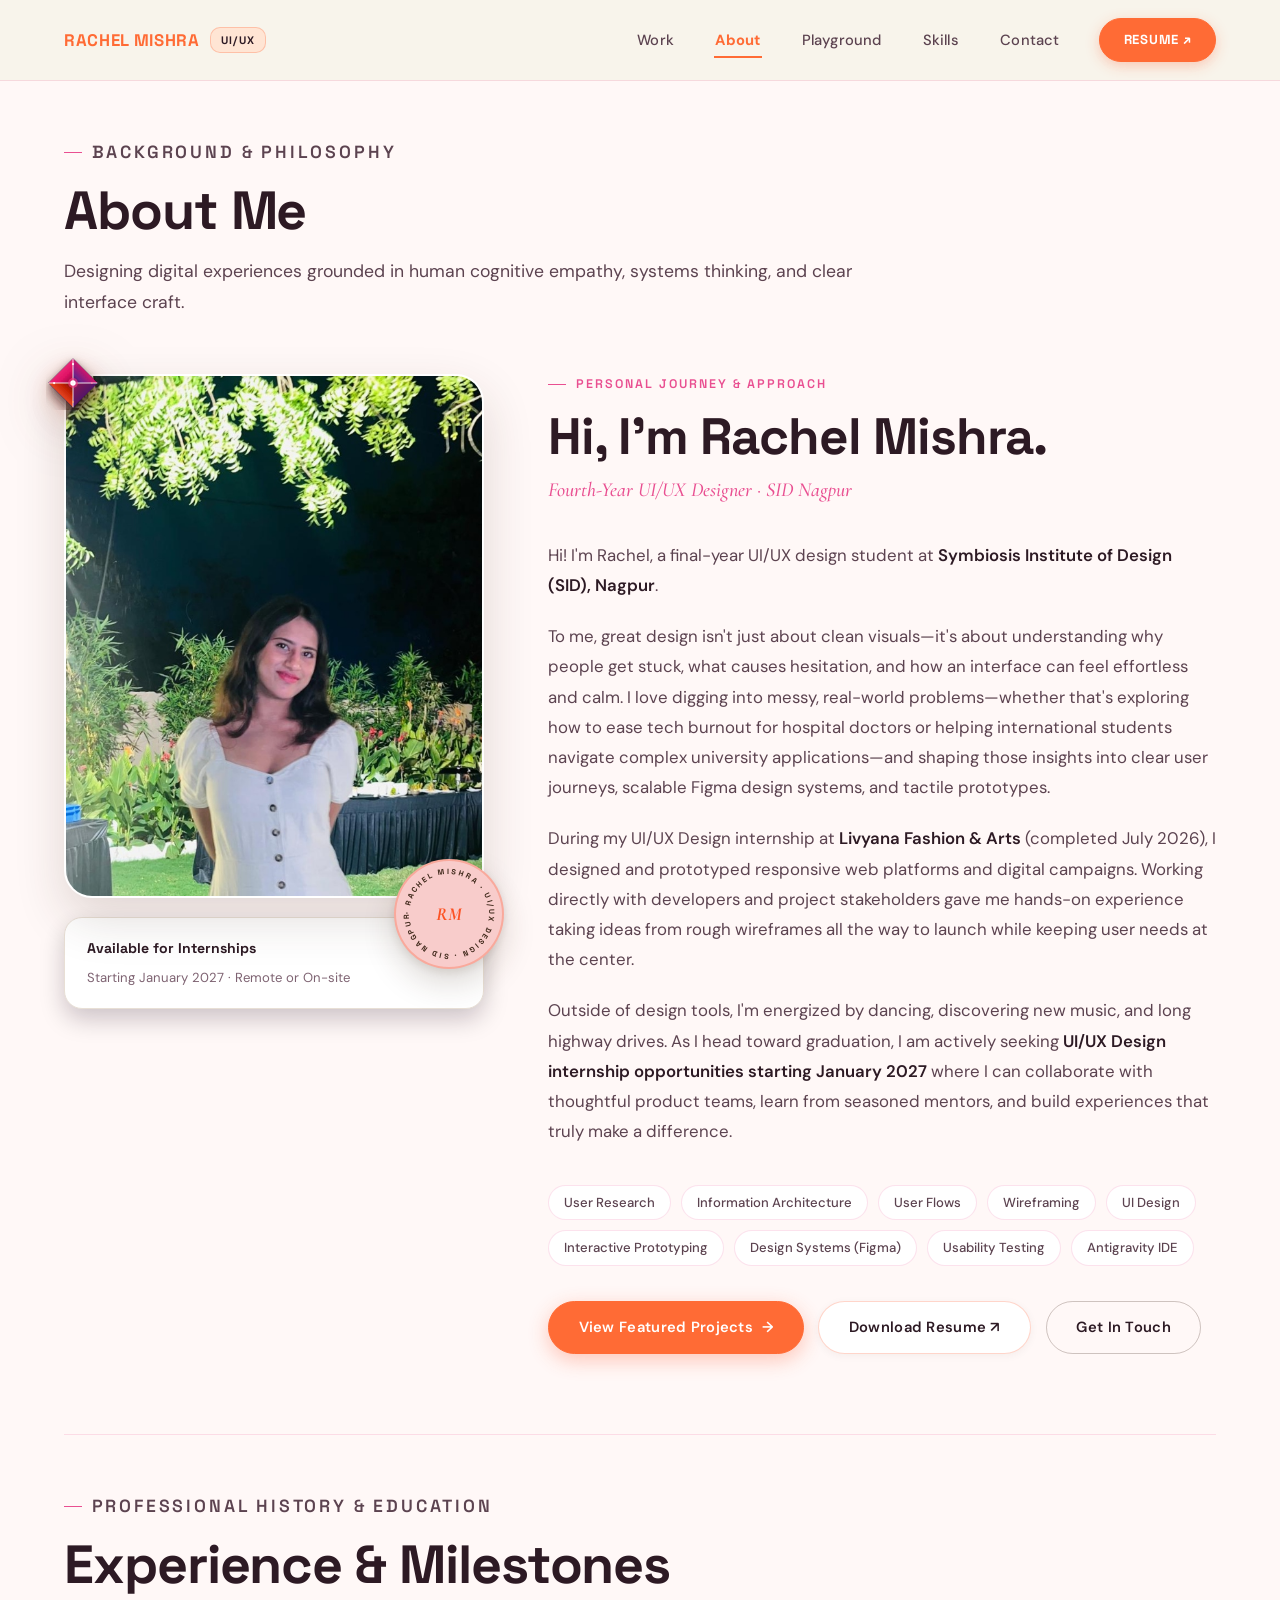
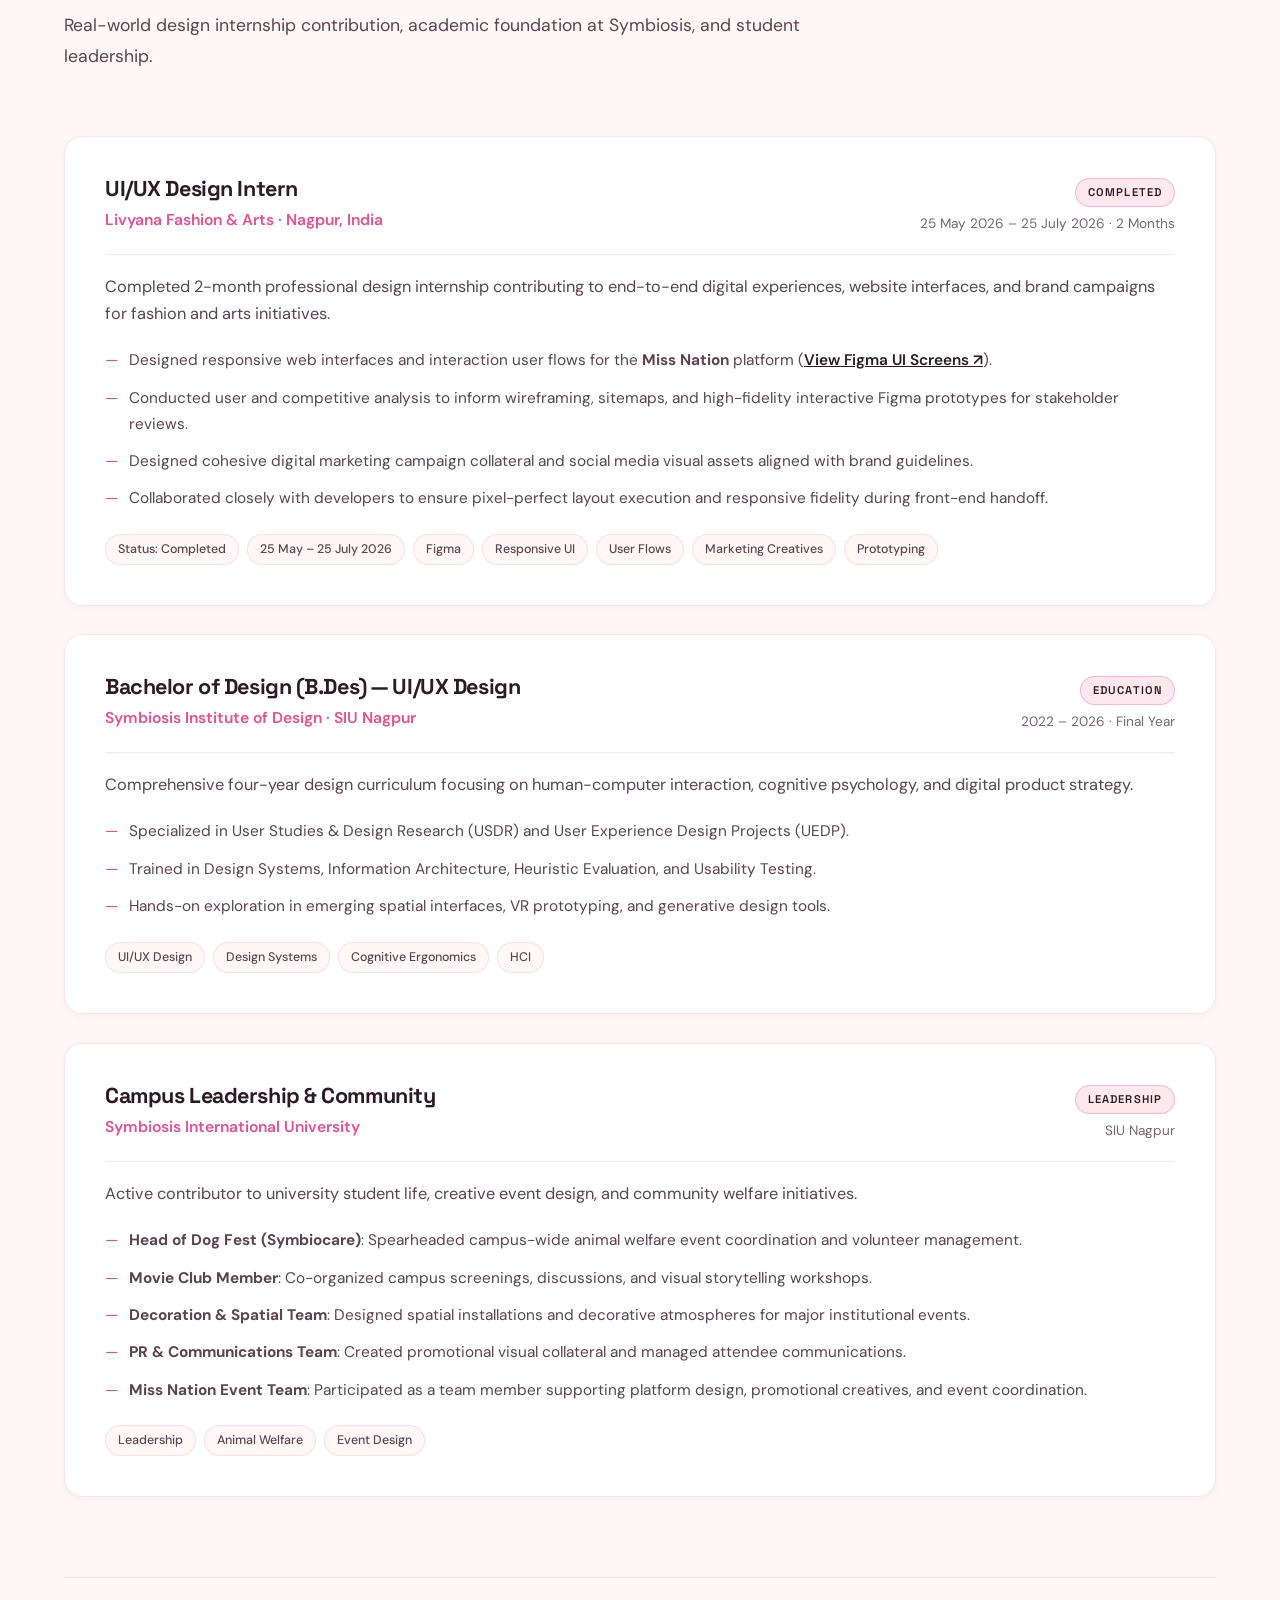
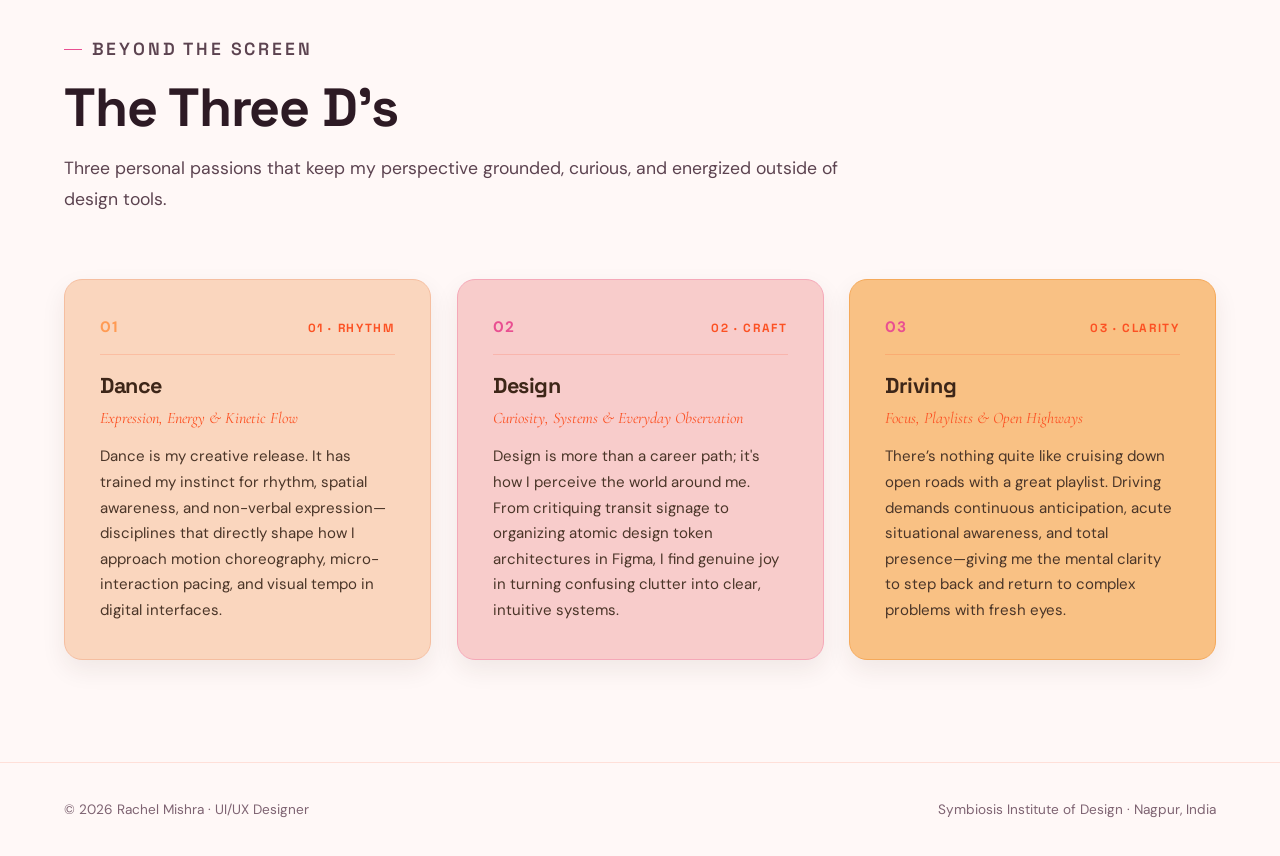
<file: about.html>
<!DOCTYPE html>
<html lang="en">
<head>
<meta charset="UTF-8">
<meta name="viewport" content="width=device-width, initial-scale=1.0">
<title>About Me — Rachel Mishra | UI/UX Designer</title>
<meta name="description" content="About Rachel Mishra, final-year UI/UX designer at Symbiosis Institute of Design, Nagpur. Design philosophy, Livyana Fashion & Arts internship, and personal interests.">
<link rel="preconnect" href="https://fonts.googleapis.com">
<link rel="preconnect" href="https://fonts.gstatic.com" crossorigin>
<link href="https://fonts.googleapis.com/css2?family=Cormorant+Garamond:ital,wght@0,400;0,500;0,600;0,700;1,400;1,600&family=DM+Sans:ital,opsz,wght@0,9..40,400;0,9..40,500;0,9..40,600;0,9..40,700;1,9..40,400&family=Playfair+Display:ital,wght@0,600;0,700;1,400;1,600&family=Space+Grotesk:wght@400;500;600;700&display=swap" rel="stylesheet">
<link rel="stylesheet" href="style.css">
</head>
<body class="subpage">

<div class="cursor-dot" id="cursorDot"></div>
<div class="cursor-ring" id="cursorRing"></div>
<div class="nav-backdrop" id="navBackdrop"></div>

<!-- STICKY EDITORIAL NAVIGATION -->
<header class="nav" id="navbar">
  <a href="index.html" class="nav-mark" aria-label="Rachel Mishra Home">
    <span>RACHEL MISHRA</span>
    <span class="mark-sub">UI/UX</span>
  </a>
  <nav class="nav-links" id="navLinks">
    <a href="projects.html">Work</a>
    <a href="about.html" class="active">About</a>
    <a href="playground.html">Playground</a>
    <a href="skills.html">Skills</a>
    <a href="contact.html">Contact</a>
    <a href="resume.pdf" target="_blank" rel="noopener" class="nav-cta">Resume ↗</a>
  </nav>
  <button class="nav-toggle" id="navToggle" type="button" aria-label="Toggle navigation menu" aria-expanded="false">
    <span></span><span></span><span></span>
  </button>
</header>

<!-- MAIN CONTENT -->
<main class="section-light" style="padding-top: 3.5rem;">
  <div class="section-inner">

    <!-- PAGE HEADER -->
    <div class="section-header" style="margin-bottom: 3.5rem;">
      <p class="eyebrow">Background &amp; Philosophy</p>
      <h2>About Me</h2>
      <p>Designing digital experiences grounded in human cognitive empathy, systems thinking, and clear interface craft.</p>
    </div>

    <!-- ABOUT HERO GRID (PORTRAIT + NARRATIVE) -->
    <div class="about-grid" style="margin-bottom: 5rem;">
      <!-- LEFT: PORTRAIT IN UNCONVENTIONAL FRAME -->
      <div class="about-photo-wrapper">
        <div class="about-decor-sparkle" aria-hidden="true" style="position: absolute; top: -18px; left: -18px; width: 54px; height: 54px; pointer-events: none; z-index: 6; animation: float3DSparkle 9s ease-in-out infinite;">
          <img src="decor_3d_sparkle.svg" alt="" width="54" height="54" class="decor-3d-img">
        </div>
        <div class="portrait-editorial-card">
          <img src="rachel.jpg" alt="Rachel Mishra — UI/UX Designer" class="portrait-img" width="607" height="1024" loading="eager">
        </div>
        <!-- Rotating Circular Text Element (Editorial Seal) -->
        <div class="rotating-badge-stamp" style="bottom: 40px; right: -20px;" aria-hidden="true">
          <svg viewBox="0 0 120 120" class="rotating-stamp-svg">
            <path id="aboutBadgeTextPath" d="M 60, 60 m -45, 0 a 45,45 0 1,1 90,0 a 45,45 0 1,1 -90,0" fill="none"/>
            <text class="stamp-text">
              <textPath href="#aboutBadgeTextPath" startOffset="0%">
                · RACHEL MISHRA · UI/UX DESIGN · SID NAGPUR ·
              </textPath>
            </text>
          </svg>
          <div class="badge-center-sparkle">RM</div>
        </div>
        <div class="about-status-card">
          <span style="font-family: var(--ff-display); font-size: 0.88rem; font-weight: 700; color: var(--plum);">Available for Internships</span>
          <span style="font-size: 0.82rem; color: var(--text-muted);">Starting January 2027 · Remote or On-site</span>
        </div>
      </div>

      <!-- RIGHT: NARRATIVE -->
      <div class="about-content">
        <p class="eyebrow">Personal Journey &amp; Approach</p>
        <h2 class="about-title">Hi, I'm Rachel Mishra.</h2>
        <p class="about-role-sub">Fourth-Year UI/UX Designer · SID Nagpur</p>

        <div class="about-narrative">
          <p>
            Hi! I'm Rachel, a final-year UI/UX design student at <strong>Symbiosis Institute of Design (SID), Nagpur</strong>.
          </p>

          <p>
            To me, great design isn't just about clean visuals—it's about understanding why people get stuck, what causes hesitation, and how an interface can feel effortless and calm. I love digging into messy, real-world problems—whether that's exploring how to ease tech burnout for hospital doctors or helping international students navigate complex university applications—and shaping those insights into clear user journeys, scalable Figma design systems, and tactile prototypes.
          </p>

          <p>
            During my UI/UX Design internship at <strong>Livyana Fashion &amp; Arts</strong> (completed July 2026), I designed and prototyped responsive web platforms and digital campaigns. Working directly with developers and project stakeholders gave me hands-on experience taking ideas from rough wireframes all the way to launch while keeping user needs at the center.
          </p>

          <p>
            Outside of design tools, I'm energized by dancing, discovering new music, and long highway drives. As I head toward graduation, I am actively seeking <strong>UI/UX Design internship opportunities starting January 2027</strong> where I can collaborate with thoughtful product teams, learn from seasoned mentors, and build experiences that truly make a difference.
          </p>
        </div>

        <div class="hero-chips-row" style="margin-bottom: 2.2rem;">
          <span class="hero-chip">User Research</span>
          <span class="hero-chip">Information Architecture</span>
          <span class="hero-chip">User Flows</span>
          <span class="hero-chip">Wireframing</span>
          <span class="hero-chip">UI Design</span>
          <span class="hero-chip">Interactive Prototyping</span>
          <span class="hero-chip">Design Systems (Figma)</span>
          <span class="hero-chip">Usability Testing</span>
          <span class="hero-chip">Antigravity IDE</span>
        </div>

        <div style="display: flex; gap: 0.9rem; flex-wrap: wrap;">
          <a href="projects.html" class="btn btn-primary">
            <span>View Featured Projects</span>
            <span>&rarr;</span>
          </a>
          <a href="resume.pdf" target="_blank" rel="noopener" class="btn btn-secondary">Download Resume ↗</a>
          <a href="contact.html" class="btn btn-ghost">Get In Touch</a>
        </div>
      </div>
    </div>

    <!-- EXPERIENCE & EDUCATION SECTION (FEATURING LIVYANA INTERNSHIP) -->
    <div style="margin-bottom: 5rem; padding-top: 3.5rem; border-top: 1.5px solid var(--line);">
      <div class="section-header">
        <p class="eyebrow">Professional History &amp; Education</p>
        <h2>Experience &amp; Milestones</h2>
        <p>Real-world design internship contribution, academic foundation at Symbiosis, and student leadership.</p>
      </div>

      <div class="timeline-container">
        <!-- 1. LIVYANA INTERNSHIP (COMPLETED) -->
        <article class="timeline-card">
          <div class="timeline-card-header">
            <div>
              <h3 class="timeline-role-title">UI/UX Design Intern</h3>
              <p class="timeline-company">Livyana Fashion &amp; Arts · Nagpur, India</p>
            </div>
            <div style="text-align: right;">
              <span class="timeline-badge">COMPLETED</span>
              <span class="timeline-date">25 May 2026 – 25 July 2026 · 2 Months</span>
            </div>
          </div>
          <p style="color: var(--text-secondary); line-height: 1.65;">
            Completed 2-month professional design internship contributing to end-to-end digital experiences, website interfaces, and brand campaigns for fashion and arts initiatives.
          </p>
          <ul class="timeline-bullets">
            <li>Designed responsive web interfaces and interaction user flows for the <strong>Miss Nation</strong> platform (<a href="https://www.figma.com/design/iazsFaVKSMcVo9MSOsK810/Untitled?node-id=16-638&amp;t=06LJbjr4SPVUwLd5-1" target="_blank" rel="noopener" style="color: var(--plum); font-weight: 600; text-decoration: underline;">View Figma UI Screens ↗</a>).</li>
            <li>Conducted user and competitive analysis to inform wireframing, sitemaps, and high-fidelity interactive Figma prototypes for stakeholder reviews.</li>
            <li>Designed cohesive digital marketing campaign collateral and social media visual assets aligned with brand guidelines.</li>
            <li>Collaborated closely with developers to ensure pixel-perfect layout execution and responsive fidelity during front-end handoff.</li>
          </ul>
          <div class="timeline-tags">
            <span class="timeline-tag">Status: Completed</span>
            <span class="timeline-tag">25 May – 25 July 2026</span>
            <span class="timeline-tag">Figma</span>
            <span class="timeline-tag">Responsive UI</span>
            <span class="timeline-tag">User Flows</span>
            <span class="timeline-tag">Marketing Creatives</span>
            <span class="timeline-tag">Prototyping</span>
          </div>
        </article>

        <!-- 2. EDUCATION -->
        <article class="timeline-card">
          <div class="timeline-card-header">
            <div>
              <h3 class="timeline-role-title">Bachelor of Design (B.Des) — UI/UX Design</h3>
              <p class="timeline-company">Symbiosis Institute of Design · SIU Nagpur</p>
            </div>
            <div style="text-align: right;">
              <span class="timeline-badge">EDUCATION</span>
              <span class="timeline-date">2022 – 2026 · Final Year</span>
            </div>
          </div>
          <p style="color: var(--text-secondary); line-height: 1.65;">
            Comprehensive four-year design curriculum focusing on human-computer interaction, cognitive psychology, and digital product strategy.
          </p>
          <ul class="timeline-bullets">
            <li>Specialized in User Studies &amp; Design Research (USDR) and User Experience Design Projects (UEDP).</li>
            <li>Trained in Design Systems, Information Architecture, Heuristic Evaluation, and Usability Testing.</li>
            <li>Hands-on exploration in emerging spatial interfaces, VR prototyping, and generative design tools.</li>
          </ul>
          <div class="timeline-tags">
            <span class="timeline-tag">UI/UX Design</span>
            <span class="timeline-tag">Design Systems</span>
            <span class="timeline-tag">Cognitive Ergonomics</span>
            <span class="timeline-tag">HCI</span>
          </div>
        </article>

        <!-- 3. CAMPUS LEADERSHIP -->
        <article class="timeline-card">
          <div class="timeline-card-header">
            <div>
              <h3 class="timeline-role-title">Campus Leadership &amp; Community</h3>
              <p class="timeline-company">Symbiosis International University</p>
            </div>
            <div style="text-align: right;">
              <span class="timeline-badge">LEADERSHIP</span>
              <span class="timeline-date">SIU Nagpur</span>
            </div>
          </div>
          <p style="color: var(--text-secondary); line-height: 1.65;">
            Active contributor to university student life, creative event design, and community welfare initiatives.
          </p>
          <ul class="timeline-bullets">
            <li><strong>Head of Dog Fest (Symbiocare)</strong>: Spearheaded campus-wide animal welfare event coordination and volunteer management.</li>
            <li><strong>Movie Club Member</strong>: Co-organized campus screenings, discussions, and visual storytelling workshops.</li>
            <li><strong>Decoration &amp; Spatial Team</strong>: Designed spatial installations and decorative atmospheres for major institutional events.</li>
            <li><strong>PR &amp; Communications Team</strong>: Created promotional visual collateral and managed attendee communications.</li>
            <li><strong>Miss Nation Event Team</strong>: Participated as a team member supporting platform design, promotional creatives, and event coordination.</li>
          </ul>
          <div class="timeline-tags">
            <span class="timeline-tag">Leadership</span>
            <span class="timeline-tag">Animal Welfare</span>
            <span class="timeline-tag">Event Design</span>
          </div>
        </article>
      </div>
    </div>

    <!-- THE THREE D'S -->
    <div style="padding-top: 3.5rem; border-top: 1.5px solid var(--line);">
      <div class="section-header">
        <p class="eyebrow">Beyond the Screen</p>
        <h2>The Three D’s</h2>
        <p>Three personal passions that keep my perspective grounded, curious, and energized outside of design tools.</p>
      </div>

      <div class="passions-grid">
        <article class="passion-card">
          <div class="passion-top">
            <div class="passion-icon-box" style="font-size:0.95rem;font-weight:700;letter-spacing:0.05em;color:var(--burnt-orange);">01</div>
            <span class="passion-num">01 · RHYTHM</span>
          </div>
          <h3>Dance</h3>
          <p class="passion-sub">Expression, Energy &amp; Kinetic Flow</p>
          <p class="passion-desc">
            Dance is my creative release. It has trained my instinct for rhythm, spatial awareness, and non-verbal expression—disciplines that directly shape how I approach motion choreography, micro-interaction pacing, and visual tempo in digital interfaces.
          </p>
        </article>

        <article class="passion-card">
          <div class="passion-top">
            <div class="passion-icon-box" style="font-size:0.95rem;font-weight:700;letter-spacing:0.05em;color:var(--dusty-rose);">02</div>
            <span class="passion-num">02 · CRAFT</span>
          </div>
          <h3>Design</h3>
          <p class="passion-sub">Curiosity, Systems &amp; Everyday Observation</p>
          <p class="passion-desc">
            Design is more than a career path; it's how I perceive the world around me. From critiquing transit signage to organizing atomic design token architectures in Figma, I find genuine joy in turning confusing clutter into clear, intuitive systems.
          </p>
        </article>

        <article class="passion-card">
          <div class="passion-top">
            <div class="passion-icon-box" style="font-size:0.95rem;font-weight:700;letter-spacing:0.05em;color:var(--muted-mauve);">03</div>
            <span class="passion-num">03 · CLARITY</span>
          </div>
          <h3>Driving</h3>
          <p class="passion-sub">Focus, Playlists &amp; Open Highways</p>
          <p class="passion-desc">
            There’s nothing quite like cruising down open roads with a great playlist. Driving demands continuous anticipation, acute situational awareness, and total presence—giving me the mental clarity to step back and return to complex problems with fresh eyes.
          </p>
        </article>
      </div>
    </div>

  </div>
</main>

<!-- FOOTER -->
<footer class="footer-editorial">
  <span class="footer-mark">© <span id="year"></span> Rachel Mishra · UI/UX Designer</span>
  <span>Symbiosis Institute of Design · Nagpur, India</span>
</footer>

<script src="script.js"></script>
</body>
</html>
</file>
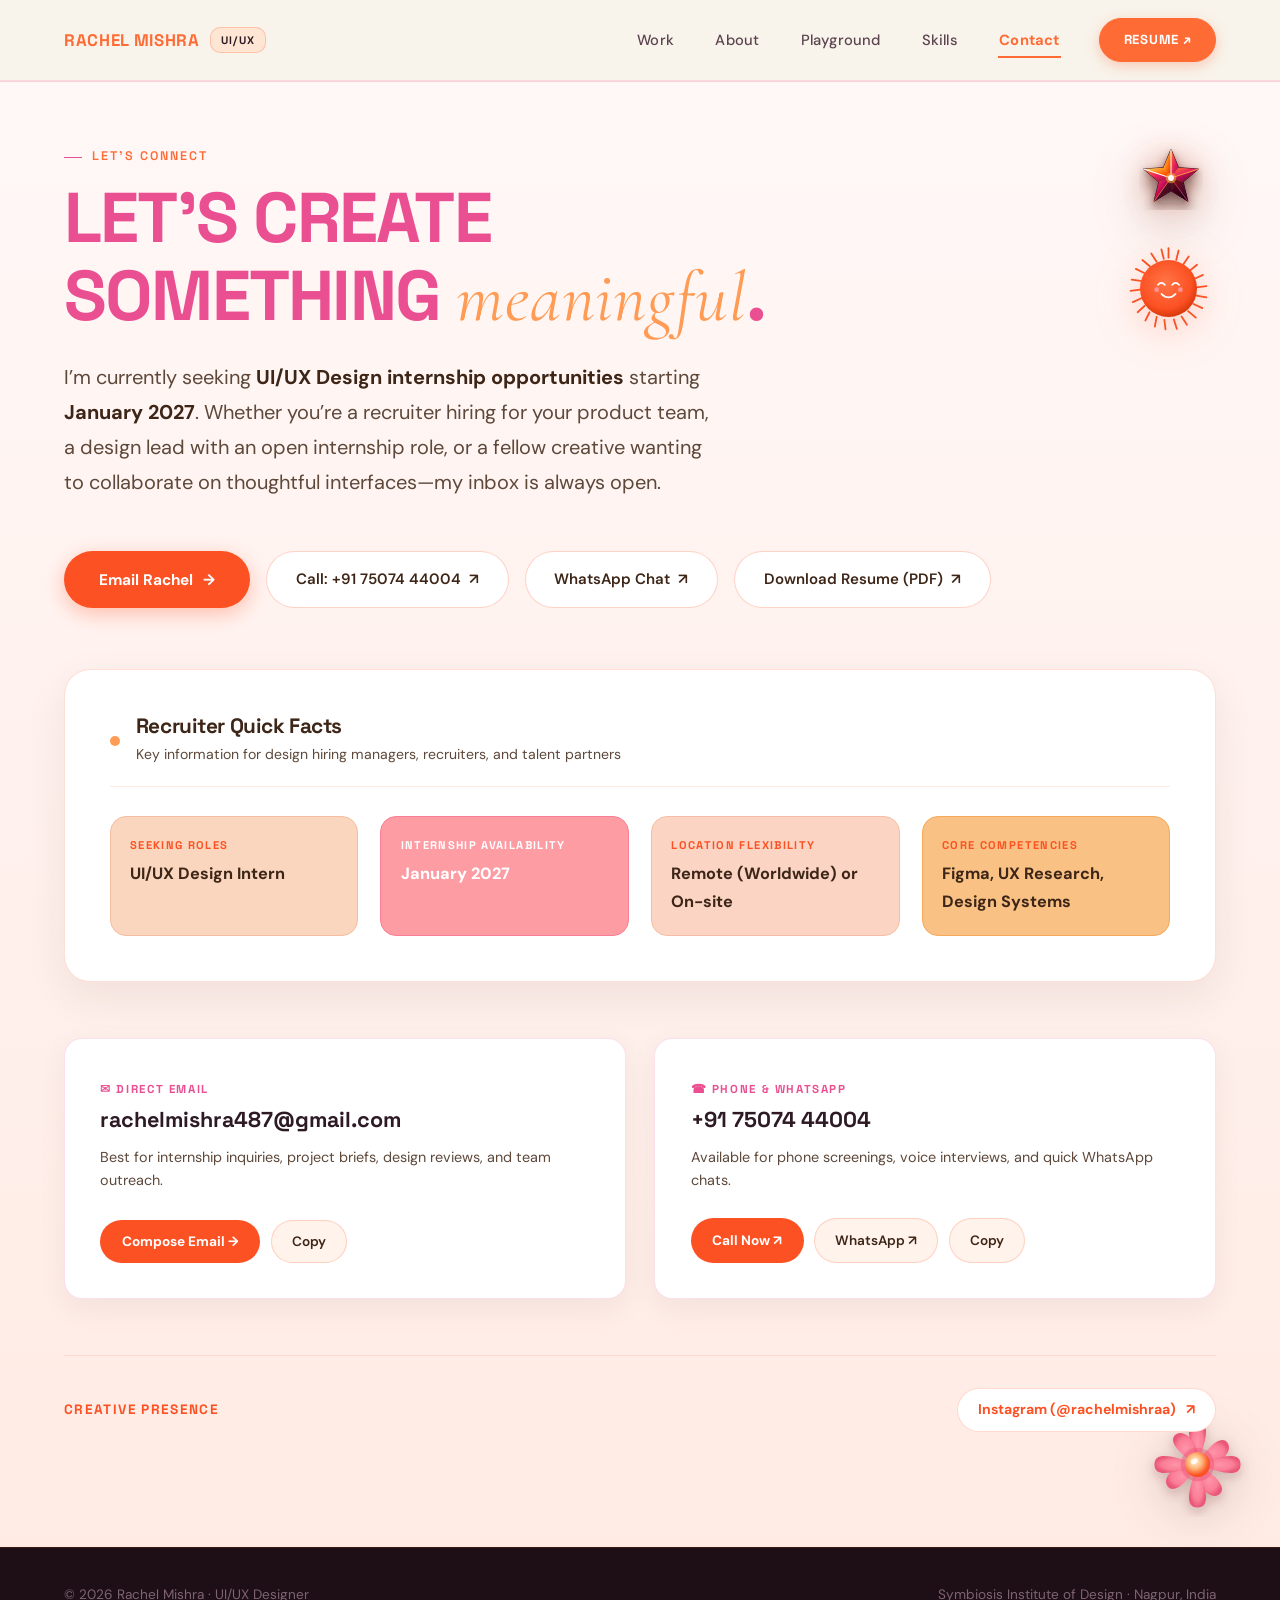
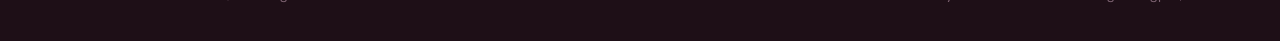
<file: contact.html>
<!DOCTYPE html>
<html lang="en">
<head>
<meta charset="UTF-8">
<meta name="viewport" content="width=device-width, initial-scale=1.0">
<title>Contact — Rachel Mishra | UI/UX Designer</title>
<meta name="description" content="Get in touch with Rachel Mishra. Actively seeking UI/UX Design internship opportunities starting January 2027. Reach out via email, phone, or WhatsApp.">
<link rel="preconnect" href="https://fonts.googleapis.com">
<link rel="preconnect" href="https://fonts.gstatic.com" crossorigin>
<link href="https://fonts.googleapis.com/css2?family=Cormorant+Garamond:ital,wght@0,400;0,500;0,600;0,700;1,400;1,600&family=DM+Sans:ital,opsz,wght@0,9..40,400;0,9..40,500;0,9..40,600;0,9..40,700;1,9..40,400&family=Playfair+Display:ital,wght@0,600;0,700;1,400;1,600&family=Space+Grotesk:wght@400;500;600;700&display=swap" rel="stylesheet">
<link rel="stylesheet" href="style.css">
</head>
<body class="subpage">

<div class="cursor-dot" id="cursorDot"></div>
<div class="cursor-ring" id="cursorRing"></div>
<div class="nav-backdrop" id="navBackdrop"></div>

<!-- STICKY EDITORIAL NAVIGATION -->
<header class="nav" id="navbar">
  <a href="index.html" class="nav-mark" aria-label="Rachel Mishra Home">
    <span>RACHEL MISHRA</span>
    <span class="mark-sub">UI/UX</span>
  </a>
  <nav class="nav-links" id="navLinks">
    <a href="projects.html">Work</a>
    <a href="about.html">About</a>
    <a href="playground.html">Playground</a>
    <a href="skills.html">Skills</a>
    <a href="contact.html" class="active">Contact</a>
    <a href="resume.pdf" target="_blank" rel="noopener" class="nav-cta">Resume ↗</a>
  </nav>
  <button class="nav-toggle" id="navToggle" type="button" aria-label="Toggle navigation menu" aria-expanded="false">
    <span></span><span></span><span></span>
  </button>
</header>

<!-- MAIN CONTENT (BOLD DEEP-PLUM SECTION) -->
<main class="section-contact-deep" style="min-height: calc(100vh - 76px); padding-top: 4rem;">
  <div class="contact-abstract-shape"></div>
  <div class="contact-decor-star" aria-hidden="true" style="position: absolute; top: clamp(2rem, 5vw, 4rem); right: clamp(1.5rem, 6vw, 5rem); width: clamp(48px, 5vw, 68px); height: clamp(48px, 5vw, 68px); pointer-events: none; z-index: 2; animation: float3DStar 10s ease-in-out infinite;">
    <img src="decor_3d_star.svg" alt="" width="68" height="68" class="decor-3d-img">
  </div>
  <div class="contact-solar-decor" aria-hidden="true" style="position: absolute; bottom: 30px; right: 30px; pointer-events: none; z-index: 1;">
    <img src="decor_pop_flower.svg" alt="" width="105" height="105" style="filter: drop-shadow(0 10px 24px rgba(61, 38, 24, 0.20));">
  </div>

  <div class="section-inner" style="position: relative; z-index: 1;">
    <p class="eyebrow" style="color: var(--pop-orange);">Let's Connect</p>
    
    <div style="display: flex; align-items: flex-end; justify-content: space-between; flex-wrap: wrap; gap: 1.5rem; margin-bottom: 1.5rem;">
      <h1 class="contact-headline" style="margin: 0;">
        LET'S CREATE<br>
        SOMETHING <em class="serif-italic">meaningful</em>.
      </h1>
      <div class="contact-sunface-badge" aria-hidden="true" style="width: 95px; height: 95px; animation: spinSlow 30s linear infinite;">
        <img src="decor_solar_sunface.svg" alt="" width="95" height="95" style="filter: drop-shadow(0 8px 20px rgba(252, 81, 35, 0.25));">
      </div>
    </div>

    <p class="contact-sub">
      I’m currently seeking <strong>UI/UX Design internship opportunities</strong> starting <strong>January 2027</strong>. Whether you’re a recruiter hiring for your product team, a design lead with an open internship role, or a fellow creative wanting to collaborate on thoughtful interfaces—my inbox is always open.
    </p>

    <!-- Recruiter Actions -->
    <div class="contact-actions-row">
      <a href="mailto:rachelmishra487@gmail.com?subject=UI%2FUX%20Design%20Internship%20Opportunity" class="btn-contact-main" id="emailMeBtn">
        <span>Email Rachel</span>
        <span>&rarr;</span>
      </a>
      <a href="tel:+917507444004" class="btn-contact-ghost">
        <span>Call: +91 75074 44004</span>
        <span>↗</span>
      </a>
      <a href="https://wa.me/917507444004" target="_blank" rel="noopener" class="btn-contact-ghost">
        <span>WhatsApp Chat</span>
        <span>↗</span>
      </a>
      <a href="resume.pdf" target="_blank" rel="noopener" class="btn-contact-ghost">
        <span>Download Resume (PDF)</span>
        <span>↗</span>
      </a>
    </div>

    <!-- Recruiter Fast Facts Card -->
    <div class="recruiter-fast-facts-card">
      <div class="facts-header">
        <span class="status-pulse" style="width:10px;height:10px;"></span>
        <div>
          <h3>Recruiter Quick Facts</h3>
          <p>Key information for design hiring managers, recruiters, and talent partners</p>
        </div>
      </div>
      <div class="facts-grid">
        <div class="fact-item">
          <span class="fact-label">Seeking Roles</span>
          <span class="fact-val">UI/UX Design Intern</span>
        </div>
        <div class="fact-item">
          <span class="fact-label">Internship Availability</span>
          <span class="fact-val">January 2027</span>
        </div>
        <div class="fact-item">
          <span class="fact-label">Location Flexibility</span>
          <span class="fact-val">Remote (Worldwide) or On-site</span>
        </div>
        <div class="fact-item">
          <span class="fact-label">Core Competencies</span>
          <span class="fact-val">Figma, UX Research, Design Systems</span>
        </div>
      </div>
    </div>

    <!-- Direct Contact Tiles -->
    <div class="contact-tiles-grid">
      <!-- EMAIL -->
      <article class="contact-plum-tile">
        <div>
          <span class="contact-tile-type">
            <span>✉</span>
            <span>Direct Email</span>
          </span>
          <div class="contact-tile-big">rachelmishra487@gmail.com</div>
          <p class="contact-tile-sub">Best for internship inquiries, project briefs, design reviews, and team outreach.</p>
        </div>
        <div class="contact-tile-actions">
          <a href="mailto:rachelmishra487@gmail.com?subject=UI%2FUX%20Design%20Internship%20Opportunity" class="btn-tile-primary">Compose Email &rarr;</a>
          <button type="button" class="btn-tile-secondary" onclick="copyToClipboard('rachelmishra487@gmail.com', 'Email')">Copy</button>
        </div>
      </article>

      <!-- PHONE / WHATSAPP -->
      <article class="contact-plum-tile">
        <div>
          <span class="contact-tile-type">
            <span>☎</span>
            <span>Phone &amp; WhatsApp</span>
          </span>
          <div class="contact-tile-big">+91 75074 44004</div>
          <p class="contact-tile-sub">Available for phone screenings, voice interviews, and quick WhatsApp chats.</p>
        </div>
        <div class="contact-tile-actions">
          <a href="tel:+917507444004" class="btn-tile-primary">Call Now ↗</a>
          <a href="https://wa.me/917507444004" target="_blank" rel="noopener" class="btn-tile-secondary">WhatsApp ↗</a>
          <button type="button" class="btn-tile-secondary" onclick="copyToClipboard('+91 75074 44004', 'Phone number')">Copy</button>
        </div>
      </article>
    </div>

    <!-- Social Profile Strip -->
    <div class="contact-social-row">
      <span style="font-family: var(--ff-display); font-size: 0.85rem; font-weight: 700; letter-spacing: 0.1em; text-transform: uppercase; color: var(--soft-lilac);">
        Creative Presence
      </span>
      <a href="https://www.instagram.com/rachelmishraa/" target="_blank" rel="noopener" class="social-pill-link">
        <span>Instagram (@rachelmishraa)</span>
        <span>↗</span>
      </a>
    </div>
  </div>
</main>

<!-- FOOTER -->
<footer class="footer-editorial" style="background: var(--almost-black);">
  <span class="footer-mark">© <span id="year"></span> Rachel Mishra · UI/UX Designer</span>
  <span>Symbiosis Institute of Design · Nagpur, India</span>
</footer>

<script src="script.js"></script>
</body>
</html>
</file>
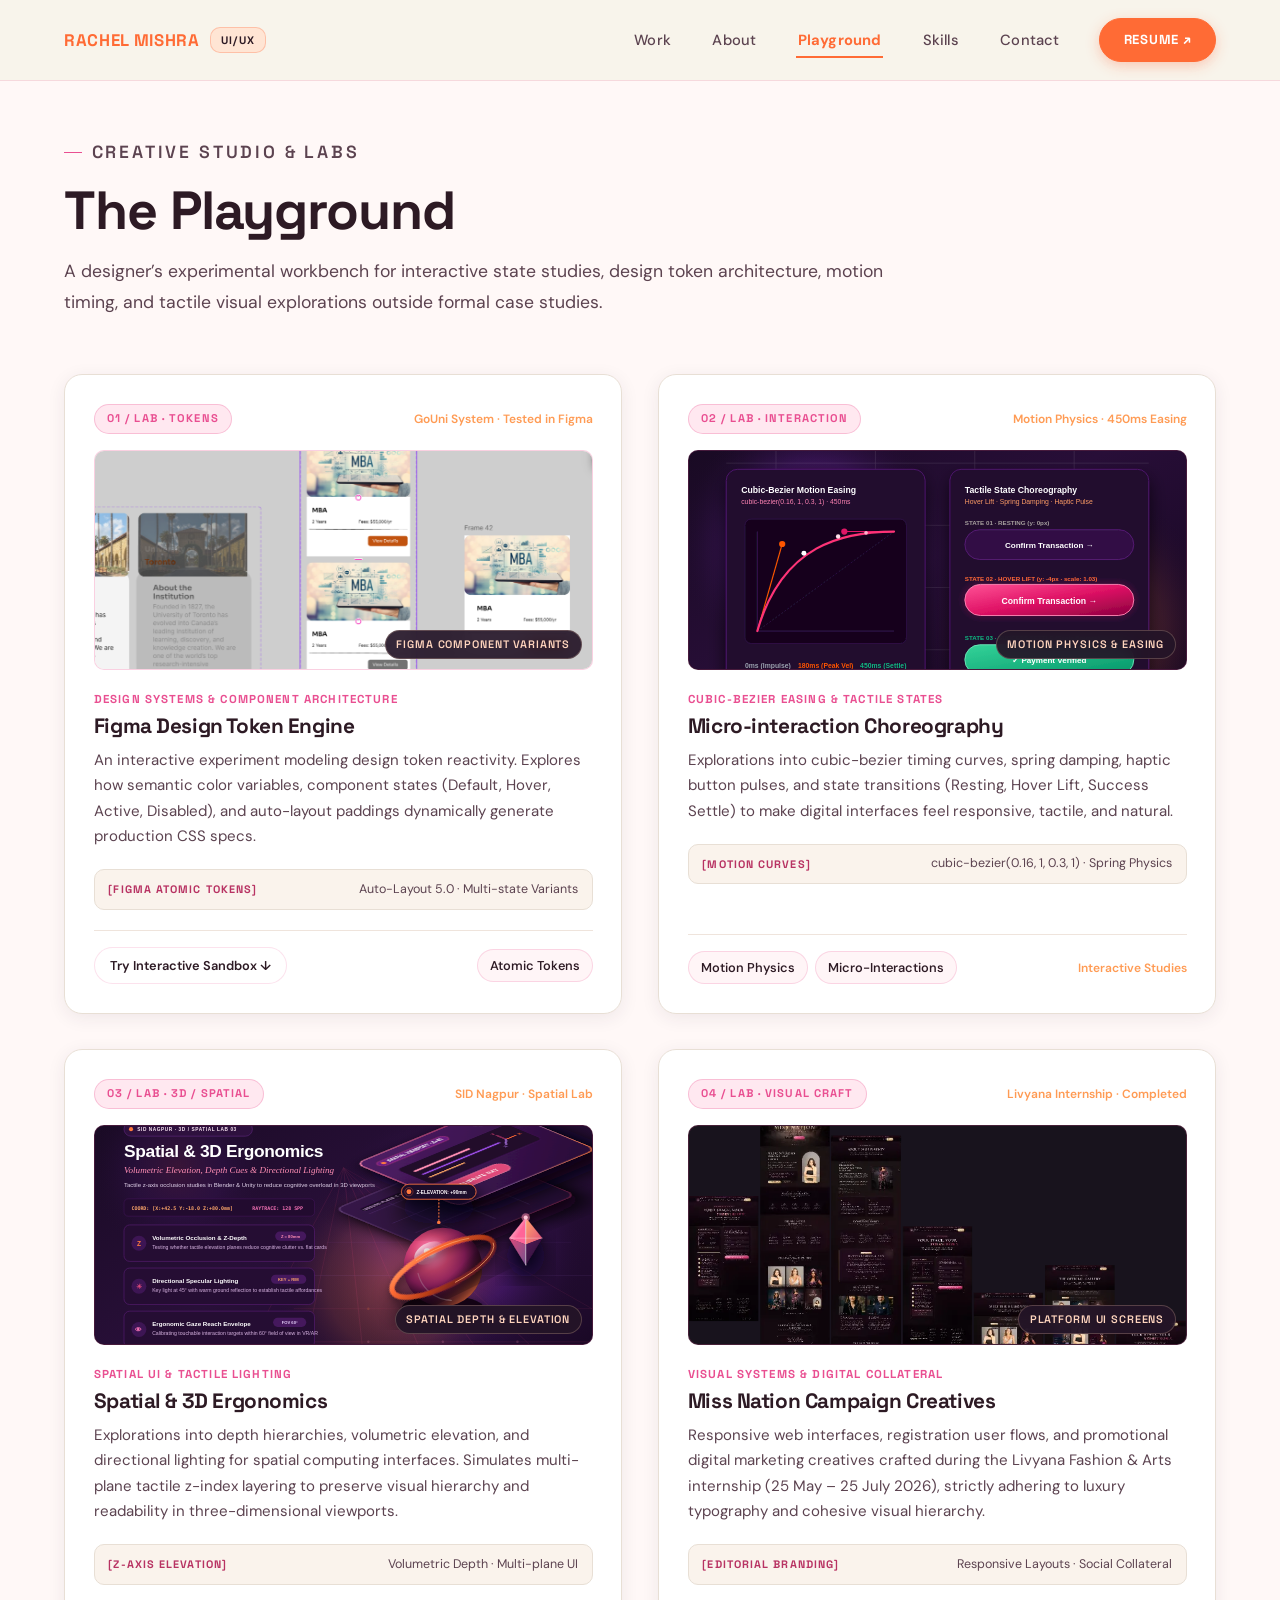
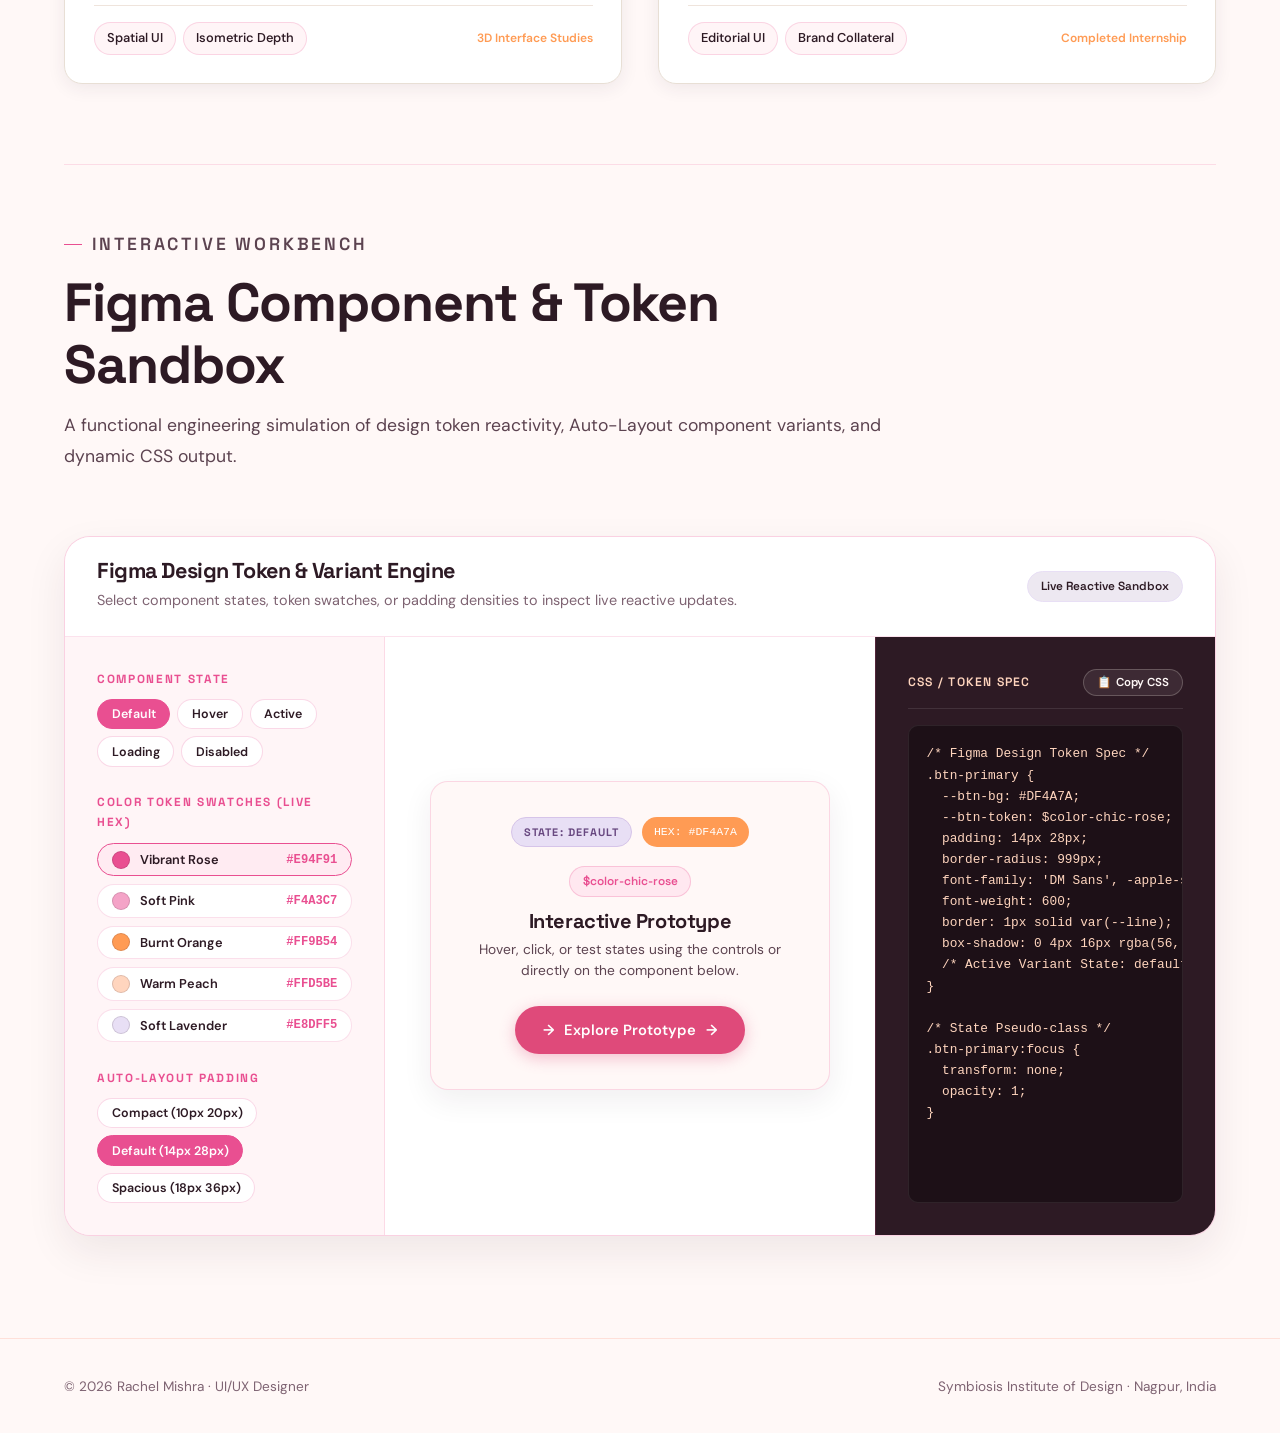
<file: playground.html>
<!DOCTYPE html>
<html lang="en">
<head>
<meta charset="UTF-8">
<meta name="viewport" content="width=device-width, initial-scale=1.0">
<title>Playground — Rachel Mishra | UI/UX Designer</title>
<meta name="description" content="A designer's experimental studio space: design token sandboxes, micro-interactions, 3D spatial studies, and creative visual explorations by Rachel Mishra.">
<link rel="preconnect" href="https://fonts.googleapis.com">
<link rel="preconnect" href="https://fonts.gstatic.com" crossorigin>
<link href="https://fonts.googleapis.com/css2?family=Cormorant+Garamond:ital,wght@0,400;0,500;0,600;0,700;1,400;1,600&family=DM+Sans:ital,opsz,wght@0,9..40,400;0,9..40,500;0,9..40,600;0,9..40,700;1,9..40,400&family=Playfair+Display:ital,wght@0,600;0,700;1,400;1,600&family=Space+Grotesk:wght@400;500;600;700&display=swap" rel="stylesheet">
<link rel="stylesheet" href="style.css">
</head>
<body class="subpage">

<div class="cursor-dot" id="cursorDot"></div>
<div class="cursor-ring" id="cursorRing"></div>
<div class="nav-backdrop" id="navBackdrop"></div>

<!-- STICKY EDITORIAL NAVIGATION -->
<header class="nav" id="navbar">
  <a href="index.html" class="nav-mark" aria-label="Rachel Mishra Home">
    <span>RACHEL MISHRA</span>
    <span class="mark-sub">UI/UX</span>
  </a>
  <nav class="nav-links" id="navLinks">
    <a href="projects.html">Work</a>
    <a href="about.html">About</a>
    <a href="playground.html" class="active">Playground</a>
    <a href="skills.html">Skills</a>
    <a href="contact.html">Contact</a>
    <a href="resume.pdf" target="_blank" rel="noopener" class="nav-cta">Resume ↗</a>
  </nav>
  <button class="nav-toggle" id="navToggle" type="button" aria-label="Toggle navigation menu" aria-expanded="false">
    <span></span><span></span><span></span>
  </button>
</header>

<main class="section-light" style="padding-top: 3.5rem;">
  <div class="section-inner">

    <!-- PAGE HEADER -->
    <div class="section-header" style="margin-bottom: 3.5rem;">
      <p class="eyebrow">Creative Studio &amp; Labs</p>
      <h2>The Playground</h2>
      <p>A designer’s experimental workbench for interactive state studies, design token architecture, motion timing, and tactile visual explorations outside formal case studies.</p>
    </div>

    <!-- EXPERIMENTAL WORKBENCH GRID -->
    <div class="playground-grid" style="margin-bottom: 5rem;">

      <!-- LAB 01: FIGMA DESIGN TOKEN ENGINE -->
      <article class="playground-card" data-lab="1">
        <div>
          <div class="playground-tag-strip">
            <span class="playground-experiment-badge">01 / LAB · TOKENS</span>
            <span class="playground-status-pill">GoUni System · Tested in Figma</span>
          </div>
          <div class="playground-preview-frame">
            <img src="project_gouni_components.png" alt="Figma Design Token and Component Engine" loading="lazy">
            <span class="preview-overlay">Figma Component Variants</span>
          </div>
          <div class="playground-card-subtitle">Design Systems &amp; Component Architecture</div>
          <h3>Figma Design Token Engine</h3>
          <p>
            An interactive experiment modeling design token reactivity. Explores how semantic color variables, component states (Default, Hover, Active, Disabled), and auto-layout paddings dynamically generate production CSS specs.
          </p>
          <div class="playground-card-reveal">
            <span class="reveal-annotation">[FIGMA ATOMIC TOKENS]</span>
            <span>Auto-Layout 5.0 · Multi-state Variants</span>
          </div>
        </div>
        <div class="playground-card-footer">
          <a href="#token-sandbox" class="btn-playground-ghost">
            <span>Try Interactive Sandbox ↓</span>
          </a>
          <div class="playground-tags-group">
            <span class="skill-pill">Atomic Tokens</span>
          </div>
        </div>
      </article>

      <!-- LAB 02: MICRO-INTERACTION CHOREOGRAPHY -->
      <article class="playground-card" data-lab="2">
        <div>
          <div class="playground-tag-strip">
            <span class="playground-experiment-badge">02 / LAB · INTERACTION</span>
            <span class="playground-status-pill">Motion Physics · 450ms Easing</span>
          </div>
          <div class="playground-preview-frame" style="background: #190B24;">
            <img src="lab_micro_interactions.svg" alt="Micro-interaction Choreography — Cubic-Bezier Easing and Tactile States" loading="lazy">
            <span class="preview-overlay">Motion Physics &amp; Easing</span>
          </div>
          <div class="playground-card-subtitle">Cubic-Bezier Easing &amp; Tactile States</div>
          <h3>Micro-interaction Choreography</h3>
          <p>
            Explorations into cubic-bezier timing curves, spring damping, haptic button pulses, and state transitions (Resting, Hover Lift, Success Settle) to make digital interfaces feel responsive, tactile, and natural.
          </p>
          <div class="playground-card-reveal">
            <span class="reveal-annotation">[MOTION CURVES]</span>
            <span>cubic-bezier(0.16, 1, 0.3, 1) · Spring Physics</span>
          </div>
        </div>
        <div class="playground-card-footer">
          <div class="playground-tags-group">
            <span class="skill-pill">Motion Physics</span>
            <span class="skill-pill">Micro-Interactions</span>
          </div>
          <span class="playground-status-pill">Interactive Studies</span>
        </div>
      </article>

      <!-- LAB 03: SPATIAL & 3D ERGONOMICS -->
      <article class="playground-card" data-lab="3">
        <div>
          <div class="playground-tag-strip">
            <span class="playground-experiment-badge">03 / LAB · 3D / SPATIAL</span>
            <span class="playground-status-pill">SID Nagpur · Spatial Lab</span>
          </div>
          <div class="playground-preview-frame" style="background: #180A22;">
            <img src="project_spatial_3d.svg" alt="Spatial and 3D Interface Ergonomics" style="object-fit: cover; object-position: center 35%;" loading="lazy">
            <span class="preview-overlay">Spatial Depth &amp; Elevation</span>
          </div>
          <div class="playground-card-subtitle">Spatial UI &amp; Tactile Lighting</div>
          <h3>Spatial &amp; 3D Ergonomics</h3>
          <p>
            Explorations into depth hierarchies, volumetric elevation, and directional lighting for spatial computing interfaces. Simulates multi-plane tactile z-index layering to preserve visual hierarchy and readability in three-dimensional viewports.
          </p>
          <div class="playground-card-reveal">
            <span class="reveal-annotation">[Z-AXIS ELEVATION]</span>
            <span>Volumetric Depth · Multi-plane UI</span>
          </div>
        </div>
        <div class="playground-card-footer">
          <div class="playground-tags-group">
            <span class="skill-pill">Spatial UI</span>
            <span class="skill-pill">Isometric Depth</span>
          </div>
          <span class="playground-status-pill">3D Interface Studies</span>
        </div>
      </article>

      <!-- LAB 04: MISS NATION CAMPAIGN CREATIVES -->
      <article class="playground-card" data-lab="4">
        <div>
          <div class="playground-tag-strip">
            <span class="playground-experiment-badge">04 / LAB · VISUAL CRAFT</span>
            <span class="playground-status-pill">Livyana Internship · Completed</span>
          </div>
          <div class="playground-preview-frame" style="background: #18131D;">
            <img src="project_miss_nation.png" alt="Miss Nation Digital Platform UI Screens — Livyana Internship" style="object-fit: cover; object-position: 25% 15%;" loading="lazy">
            <span class="preview-overlay">Platform UI Screens</span>
          </div>
          <div class="playground-card-subtitle">Visual Systems &amp; Digital Collateral</div>
          <h3>Miss Nation Campaign Creatives</h3>
          <p>
            Responsive web interfaces, registration user flows, and promotional digital marketing creatives crafted during the Livyana Fashion &amp; Arts internship (25 May – 25 July 2026), strictly adhering to luxury typography and cohesive visual hierarchy.
          </p>
          <div class="playground-card-reveal">
            <span class="reveal-annotation">[EDITORIAL BRANDING]</span>
            <span>Responsive Layouts · Social Collateral</span>
          </div>
        </div>
        <div class="playground-card-footer">
          <div class="playground-tags-group">
            <span class="skill-pill">Editorial UI</span>
            <span class="skill-pill">Brand Collateral</span>
          </div>
          <span class="playground-status-pill">Completed Internship</span>
        </div>
      </article>

    </div>

    <!-- LIVE FIGMA TOKEN SANDBOX -->
    <div id="token-sandbox" style="padding-top: 4rem; border-top: 1.5px solid var(--line);">
      <div class="section-header">
        <p class="eyebrow">Interactive Workbench</p>
        <h2>Figma Component &amp; Token Sandbox</h2>
        <p>A functional engineering simulation of design token reactivity, Auto-Layout component variants, and dynamic CSS output.</p>
      </div>

      <div class="token-sandbox-wrapper">
        <div class="sandbox-topbar">
          <div>
            <h3>Figma Design Token &amp; Variant Engine</h3>
            <p>Select component states, token swatches, or padding densities to inspect live reactive updates.</p>
          </div>
          <div style="display: flex; gap: 0.6rem; align-items: center;">
            <span class="sandbox-token-chip" style="background: rgba(166, 139, 184, 0.2); color: var(--lavender-white); border-color: var(--dusty-lavender);">Live Reactive Sandbox</span>
          </div>
        </div>

        <div class="sandbox-main-grid">
          <!-- Controls Column -->
          <div class="sandbox-controls">
            <div>
              <span class="sandbox-group-label">Component State</span>
              <div class="sandbox-pills-row" id="statePills">
                <button type="button" class="sandbox-btn-pill active" data-state="default">Default</button>
                <button type="button" class="sandbox-btn-pill" data-state="hover">Hover</button>
                <button type="button" class="sandbox-btn-pill" data-state="active">Active</button>
                <button type="button" class="sandbox-btn-pill" data-state="loading">Loading</button>
                <button type="button" class="sandbox-btn-pill" data-state="disabled">Disabled</button>
              </div>
            </div>

            <div>
              <span class="sandbox-group-label">Color Token Swatches (Live HEX)</span>
              <div class="swatch-group-editorial" id="colorSwatches">
              <button type="button" class="swatch-item-btn active" data-token="vibrant-rose" data-color="#E94F91" data-name="Vibrant Rose">
                <div class="swatch-left-col">
                  <span class="swatch-circle-chip" style="--c: #E94F91;"></span>
                  <span class="swatch-token-label">Vibrant Rose</span>
                </div>
                <span class="swatch-hex-val">#E94F91</span>
              </button>
              <button type="button" class="swatch-item-btn" data-token="soft-pink" data-color="#F4A3C7" data-name="Soft Pink">
                <div class="swatch-left-col">
                  <span class="swatch-circle-chip" style="--c: #F4A3C7;"></span>
                  <span class="swatch-token-label">Soft Pink</span>
                </div>
                <span class="swatch-hex-val">#F4A3C7</span>
              </button>
              <button type="button" class="swatch-item-btn" data-token="burnt-orange" data-color="#FF9B54" data-name="Burnt Orange">
                <div class="swatch-left-col">
                  <span class="swatch-circle-chip" style="--c: #FF9B54;"></span>
                  <span class="swatch-token-label">Burnt Orange</span>
                </div>
                <span class="swatch-hex-val">#FF9B54</span>
              </button>
              <button type="button" class="swatch-item-btn" data-token="warm-peach" data-color="#FFD5BE" data-name="Warm Peach">
                <div class="swatch-left-col">
                  <span class="swatch-circle-chip" style="--c: #FFD5BE;"></span>
                  <span class="swatch-token-label">Warm Peach</span>
                </div>
                <span class="swatch-hex-val">#FFD5BE</span>
              </button>
              <button type="button" class="swatch-item-btn" data-token="soft-lavender" data-color="#E8DFF5" data-name="Soft Lavender">
                <div class="swatch-left-col">
                  <span class="swatch-circle-chip" style="--c: #E8DFF5;"></span>
                  <span class="swatch-token-label">Soft Lavender</span>
                </div>
                <span class="swatch-hex-val">#E8DFF5</span>
              </button>
            </div>
          </div>

          <div>
            <span class="sandbox-group-label">Auto-Layout Padding</span>
              <div class="sandbox-pills-row" id="densityPills">
                <button type="button" class="sandbox-btn-pill" data-density="compact">Compact (10px 20px)</button>
                <button type="button" class="sandbox-btn-pill active" data-density="default">Default (14px 28px)</button>
                <button type="button" class="sandbox-btn-pill" data-density="spacious">Spacious (18px 36px)</button>
              </div>
            </div>
          </div>

          <!-- Stage Column -->
          <div class="sandbox-stage">
            <div class="sandbox-preview-card" id="demoCard">
              <div class="sandbox-stage-pills-row">
                <span class="sandbox-state-badge" id="demoStateBadge">STATE: DEFAULT</span>
                <span class="sandbox-hex-chip" id="demoHexBadge">HEX: #E94F91</span>
              </div>
              <span class="sandbox-token-chip" id="demoTokenName" style="margin-bottom: 0.8rem;">$color-vibrant-rose</span>
              <h4 style="color: var(--text-primary); font-size: 1.25rem; margin-bottom: 0.4rem; font-family: var(--ff-display);">Interactive Prototype</h4>
              <p style="color: var(--text-secondary); font-size: 0.86rem; line-height: 1.5; margin-bottom: 1.6rem;">Hover, click, or test states using the controls or directly on the component below.</p>
              
              <button type="button" class="sandbox-demo-btn" id="sandboxDemoBtn">
                <span id="demoBtnIcon">→</span>
                <span id="demoBtnLabel">Explore Prototype</span>
                <span id="demoBtnArrow">&rarr;</span>
              </button>
            </div>
          </div>

          <!-- Inspector Column -->
          <div class="sandbox-inspector">
            <div class="inspector-top">
              <span class="inspector-title">CSS / Token Spec</span>
              <button type="button" class="btn-copy-css" id="copyCssBtn" title="Copy CSS to clipboard">
                <span id="copyIcon">📋</span>
                <span id="copyText">Copy CSS</span>
              </button>
            </div>
            <pre class="inspector-code-block"><code id="inspectorCode">/* Figma Token Output */
.btn-primary {
  --btn-bg: #DF4A7A;
  --btn-token: $color-chic-rose;
  padding: 14px 28px;
  border-radius: 999px;
  font-family: 'DM Sans', sans-serif;
  font-weight: 600;
  border: 1px solid var(--line);
  box-shadow: 0 4px 16px rgba(56, 36, 62, 0.12);
  transition: all 0.25s ease;
  /* State: default */
}</code></pre>
          </div>
        </div>
      </div>
    </div>

  </div>
</main>

<!-- FOOTER -->
<footer class="footer-editorial">
  <span class="footer-mark">© <span id="year"></span> Rachel Mishra · UI/UX Designer</span>
  <span>Symbiosis Institute of Design · Nagpur, India</span>
</footer>

<script src="script.js"></script>
</body>
</html>
</file>
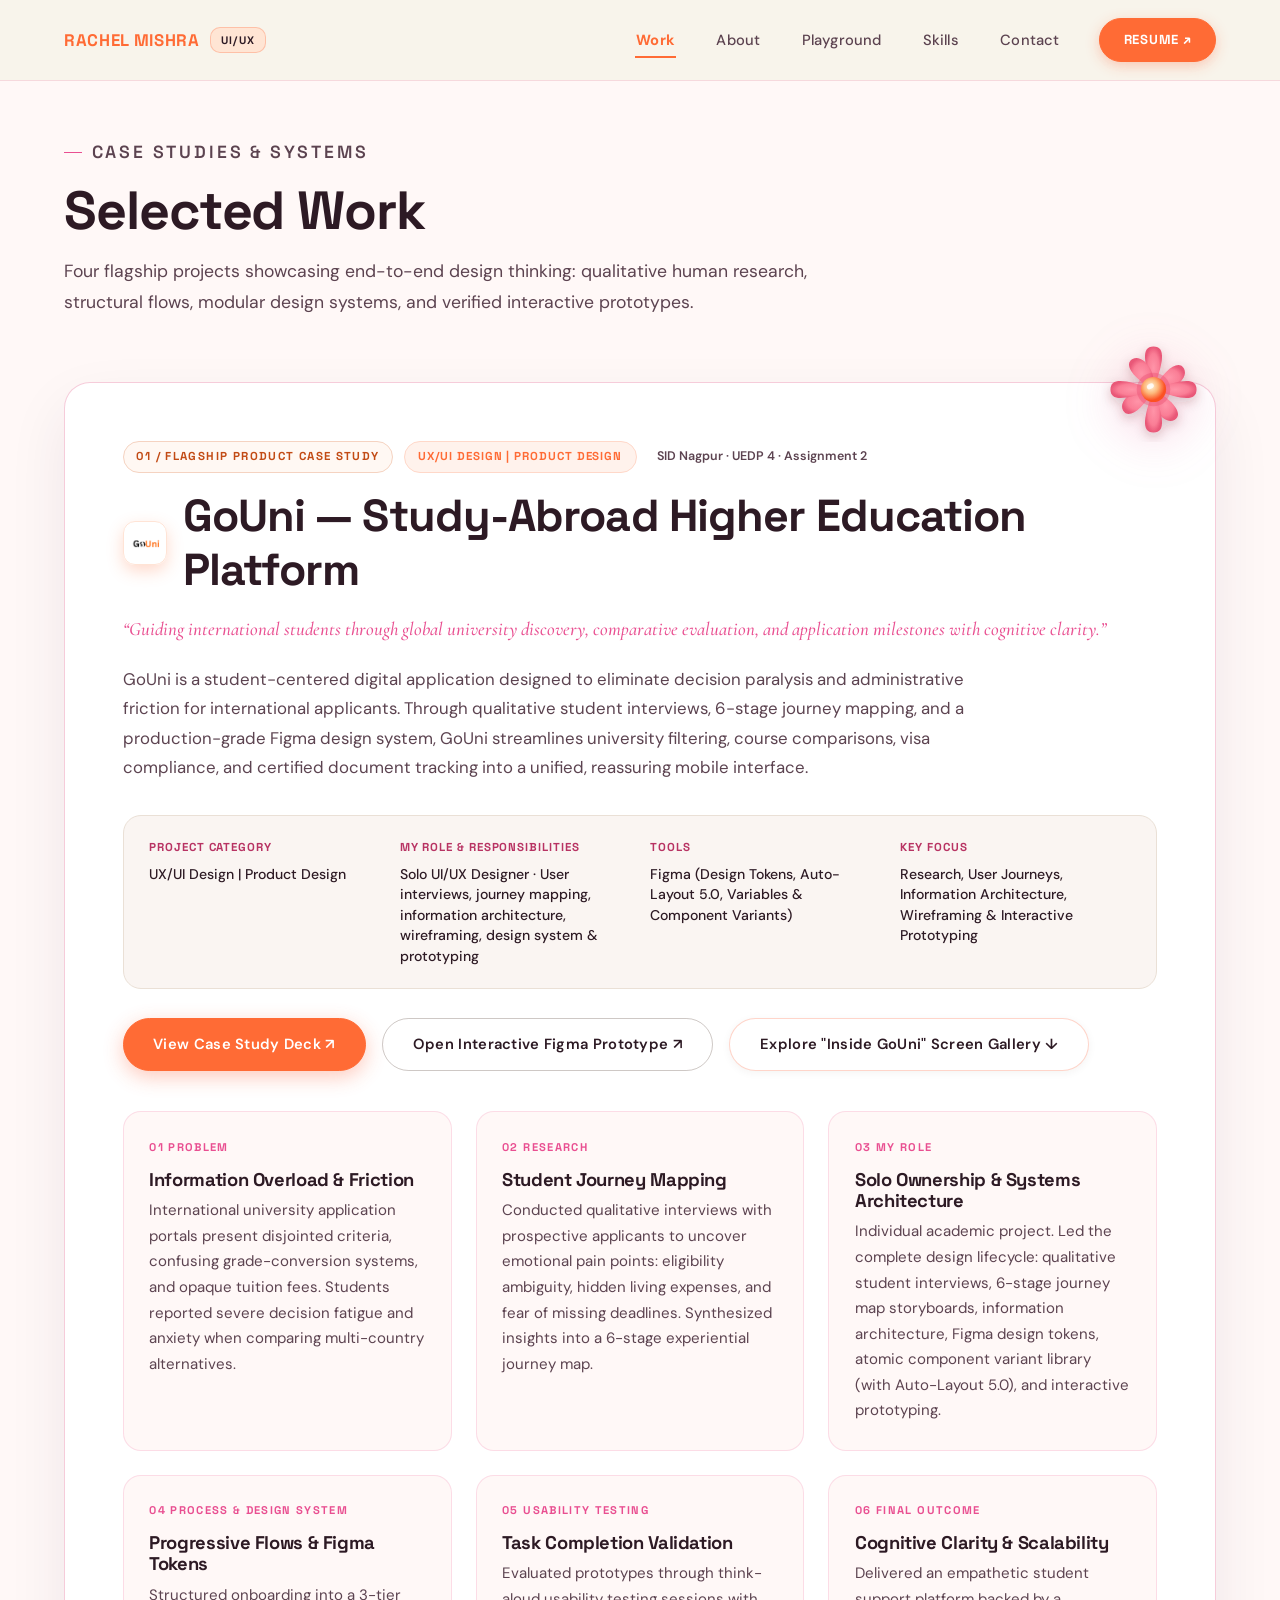
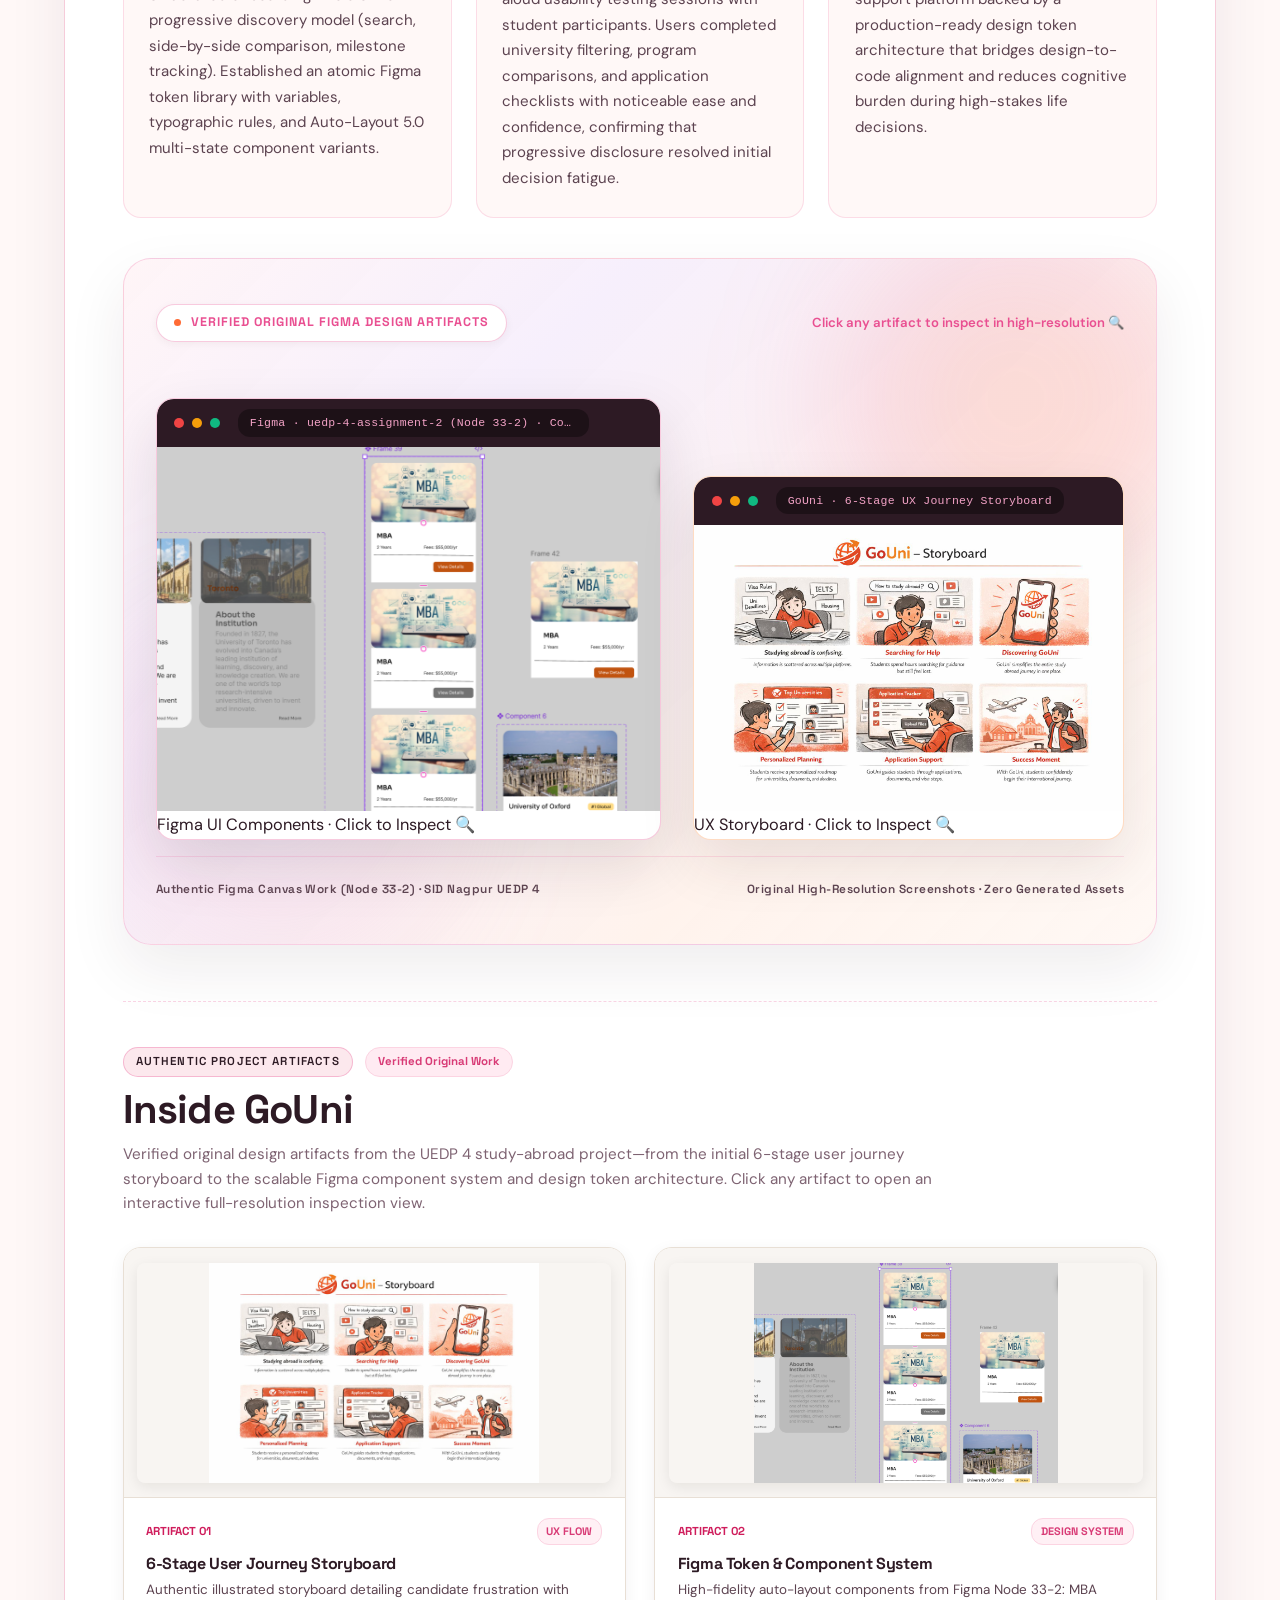
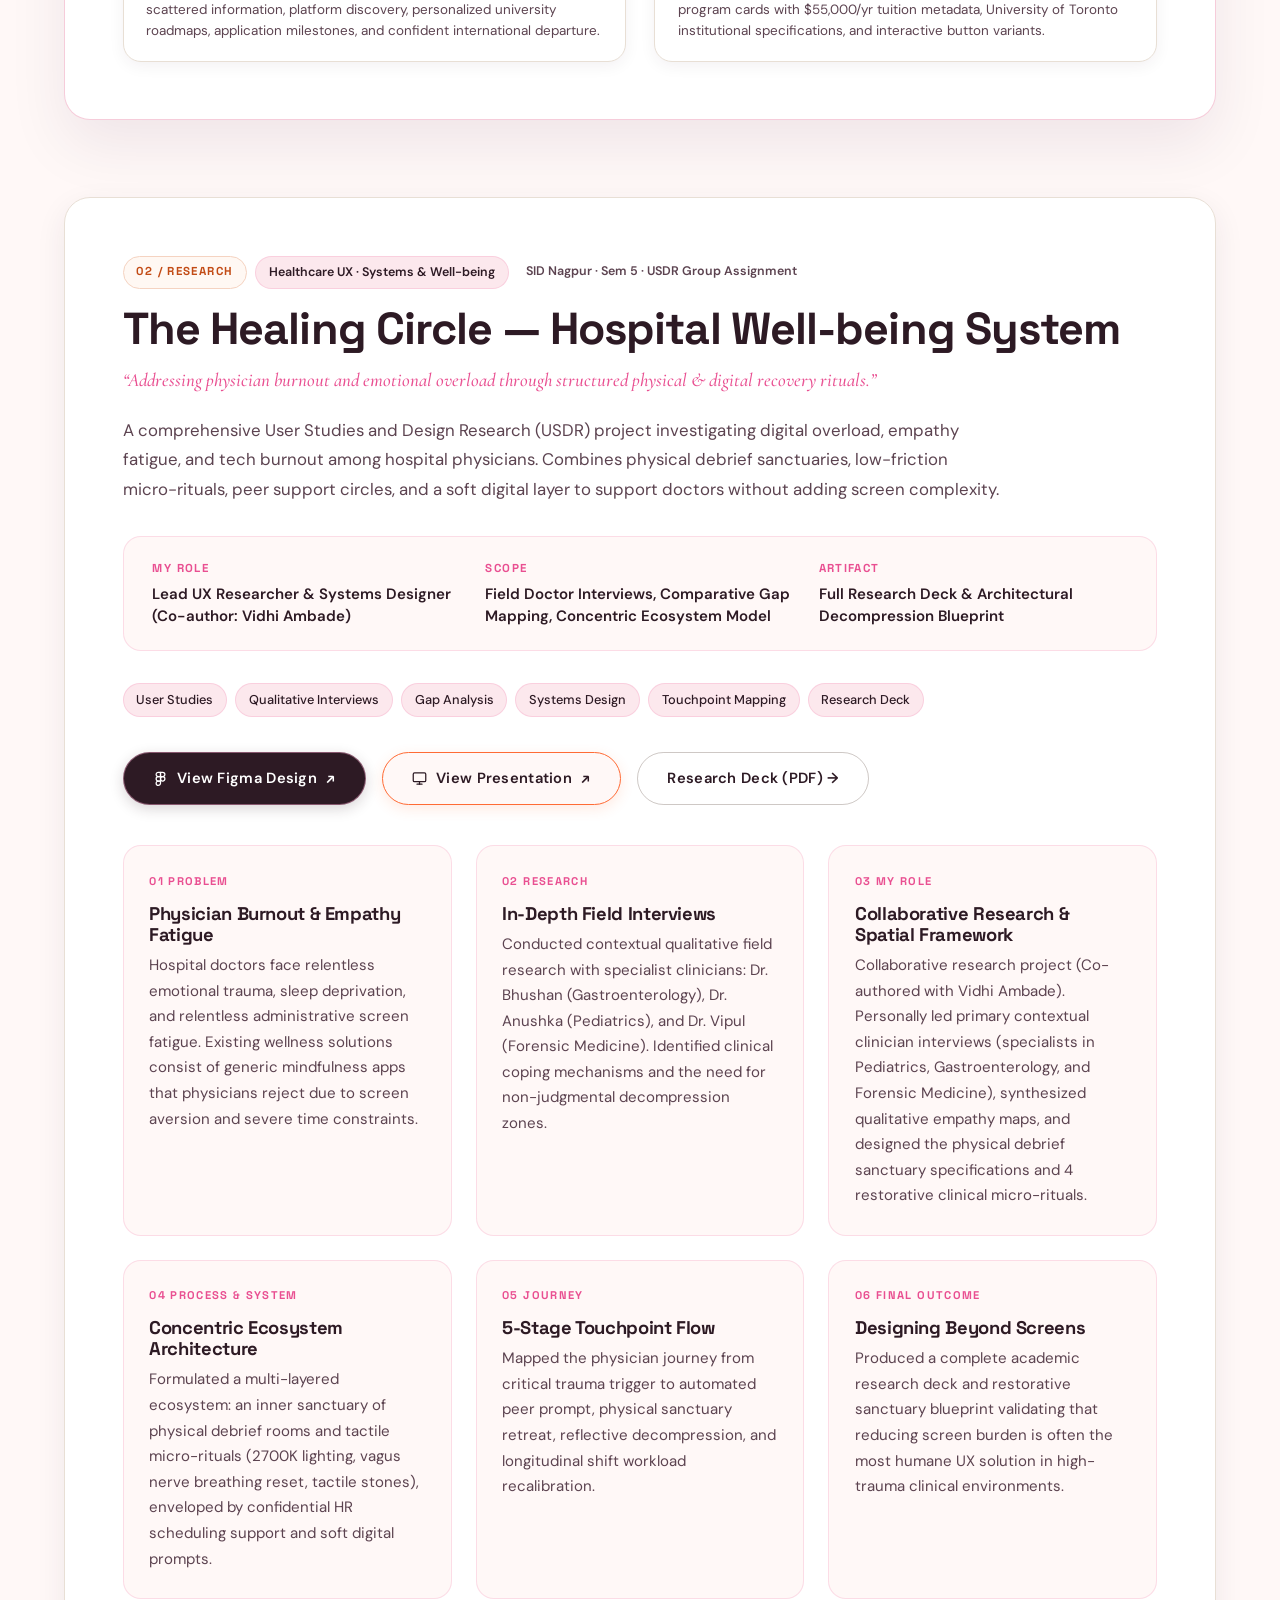
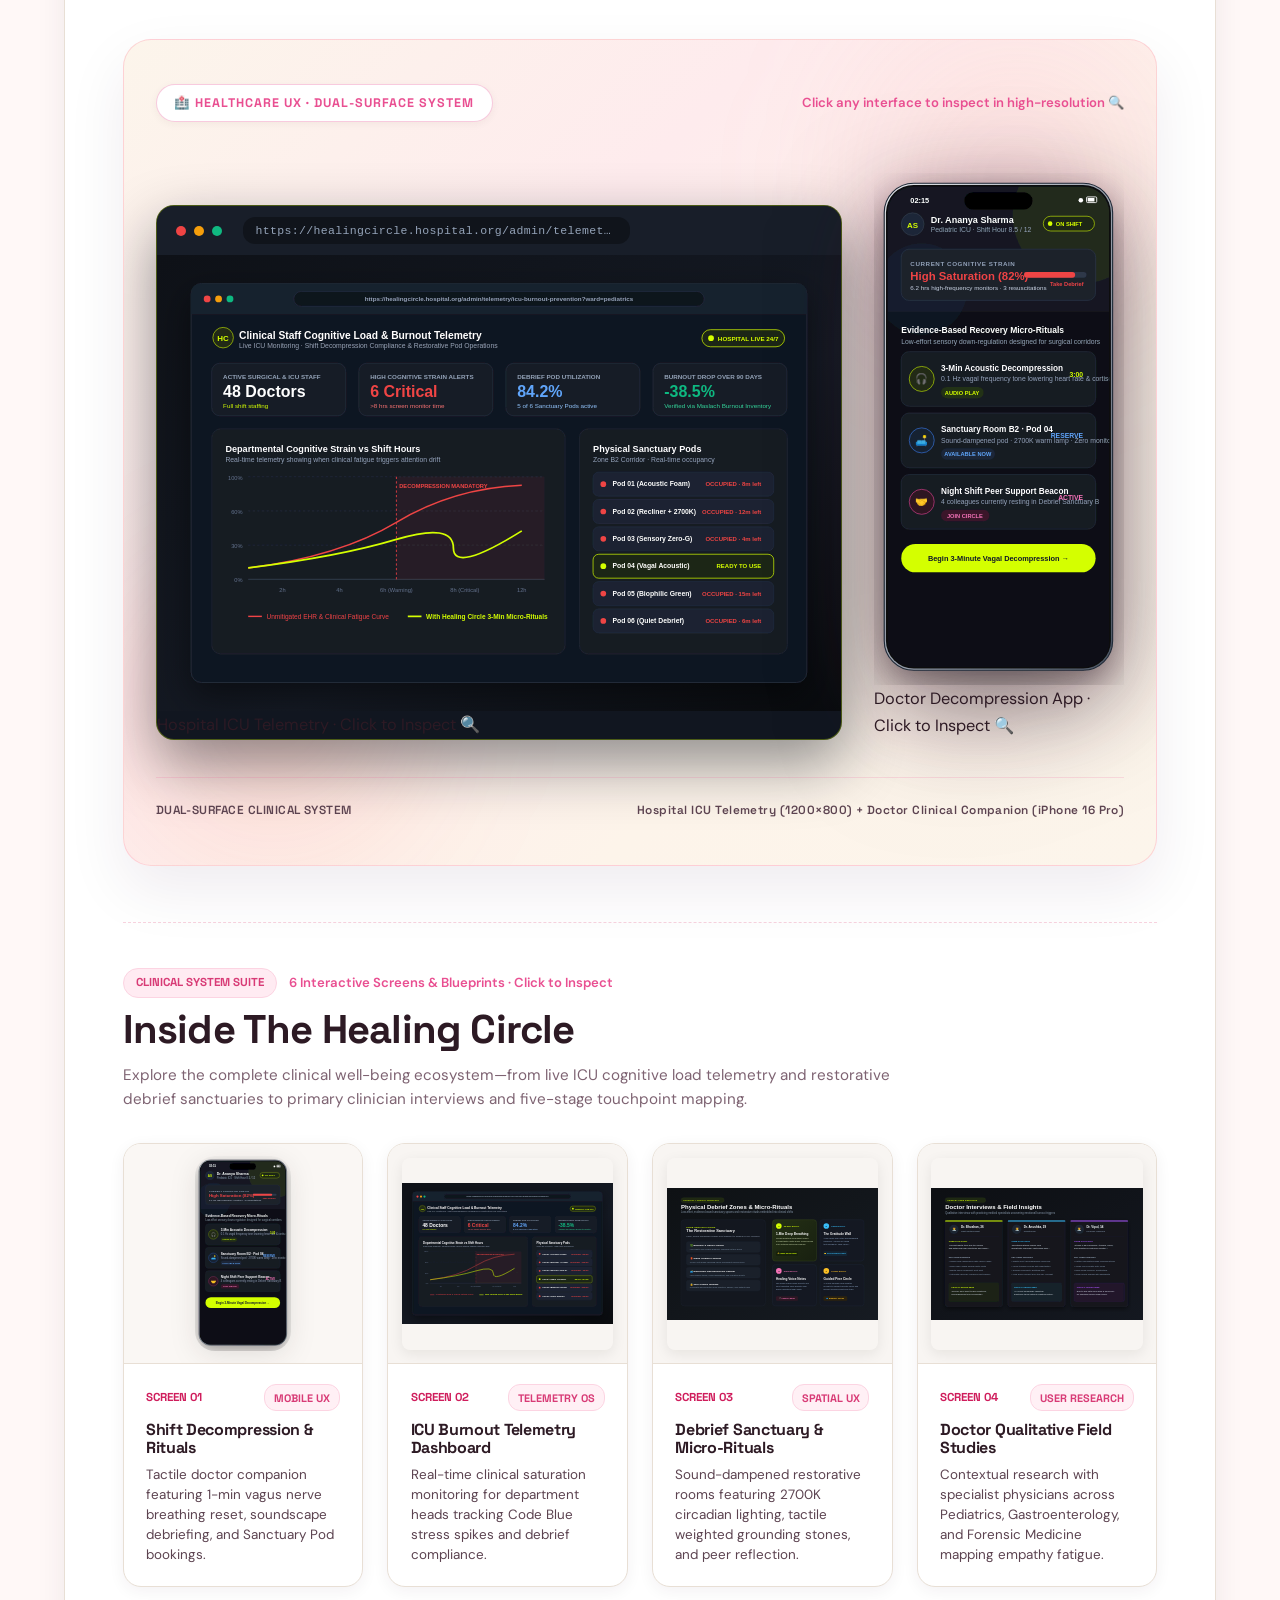
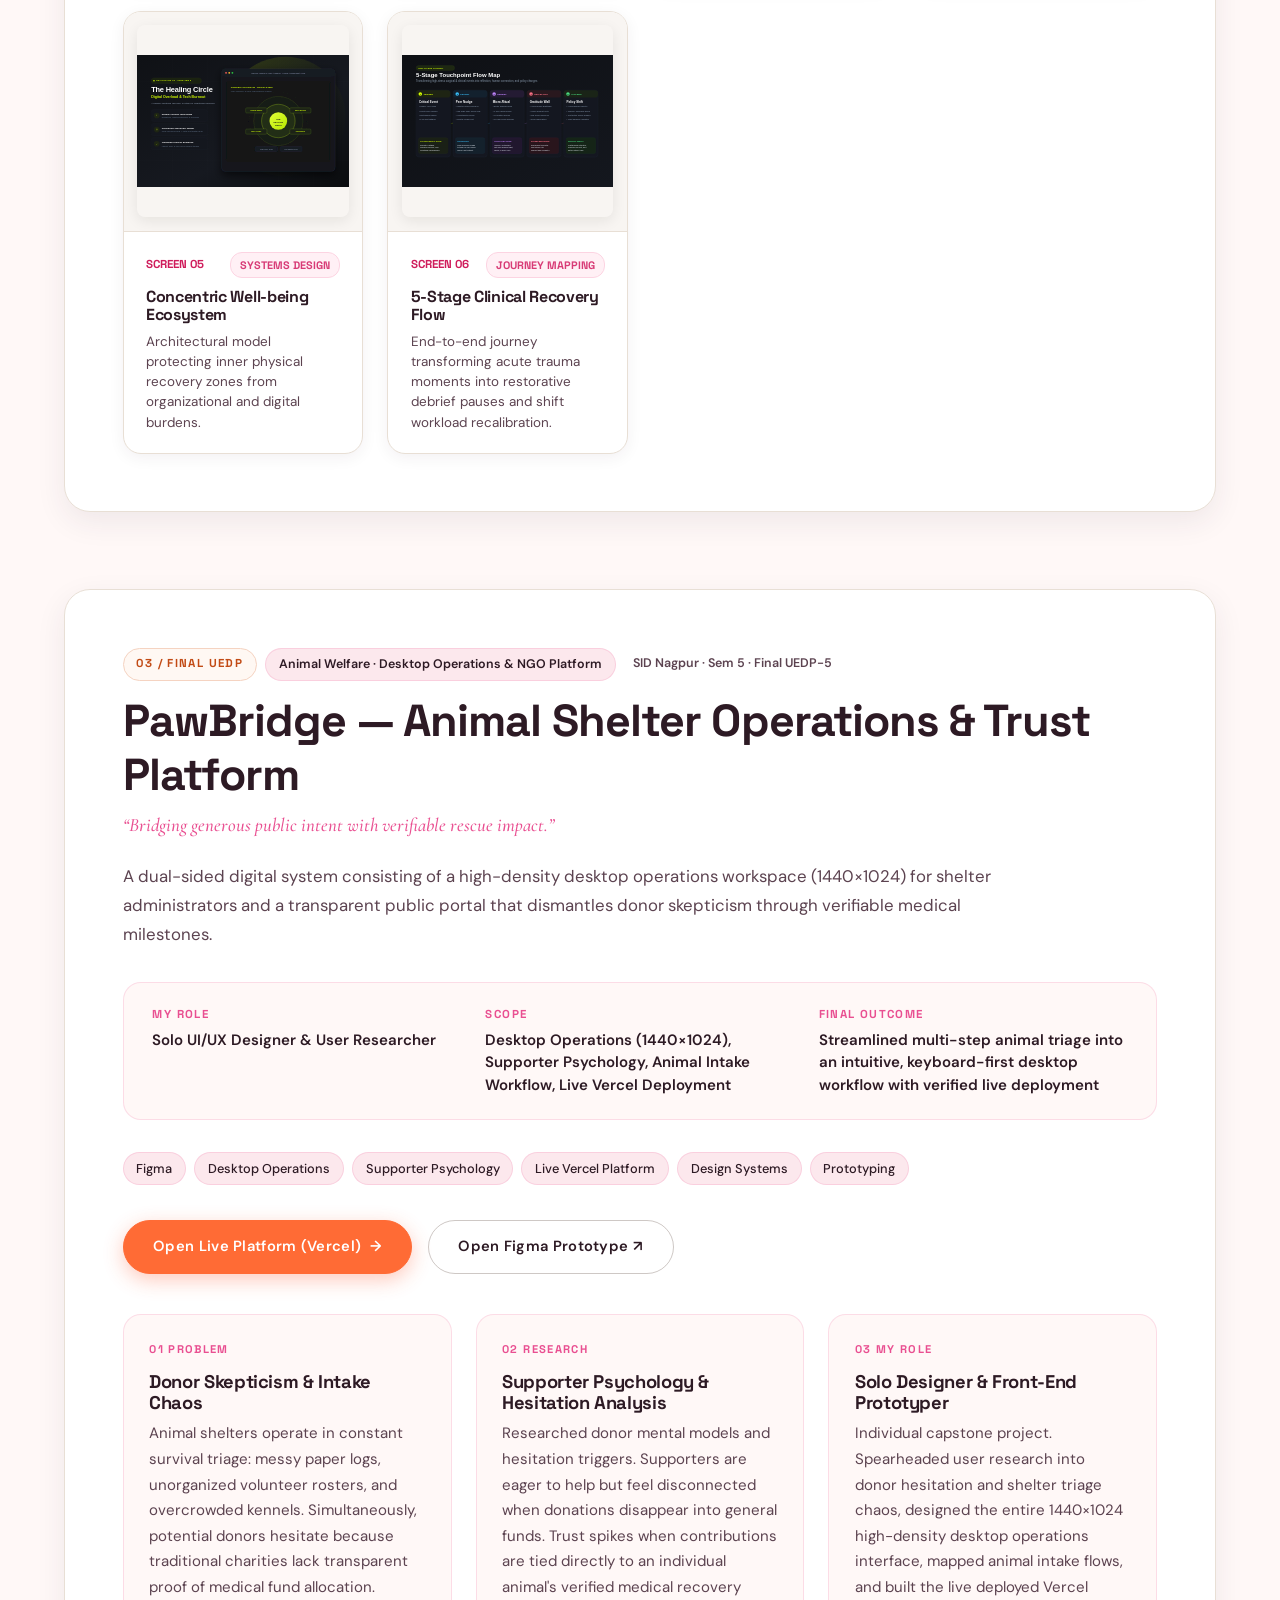
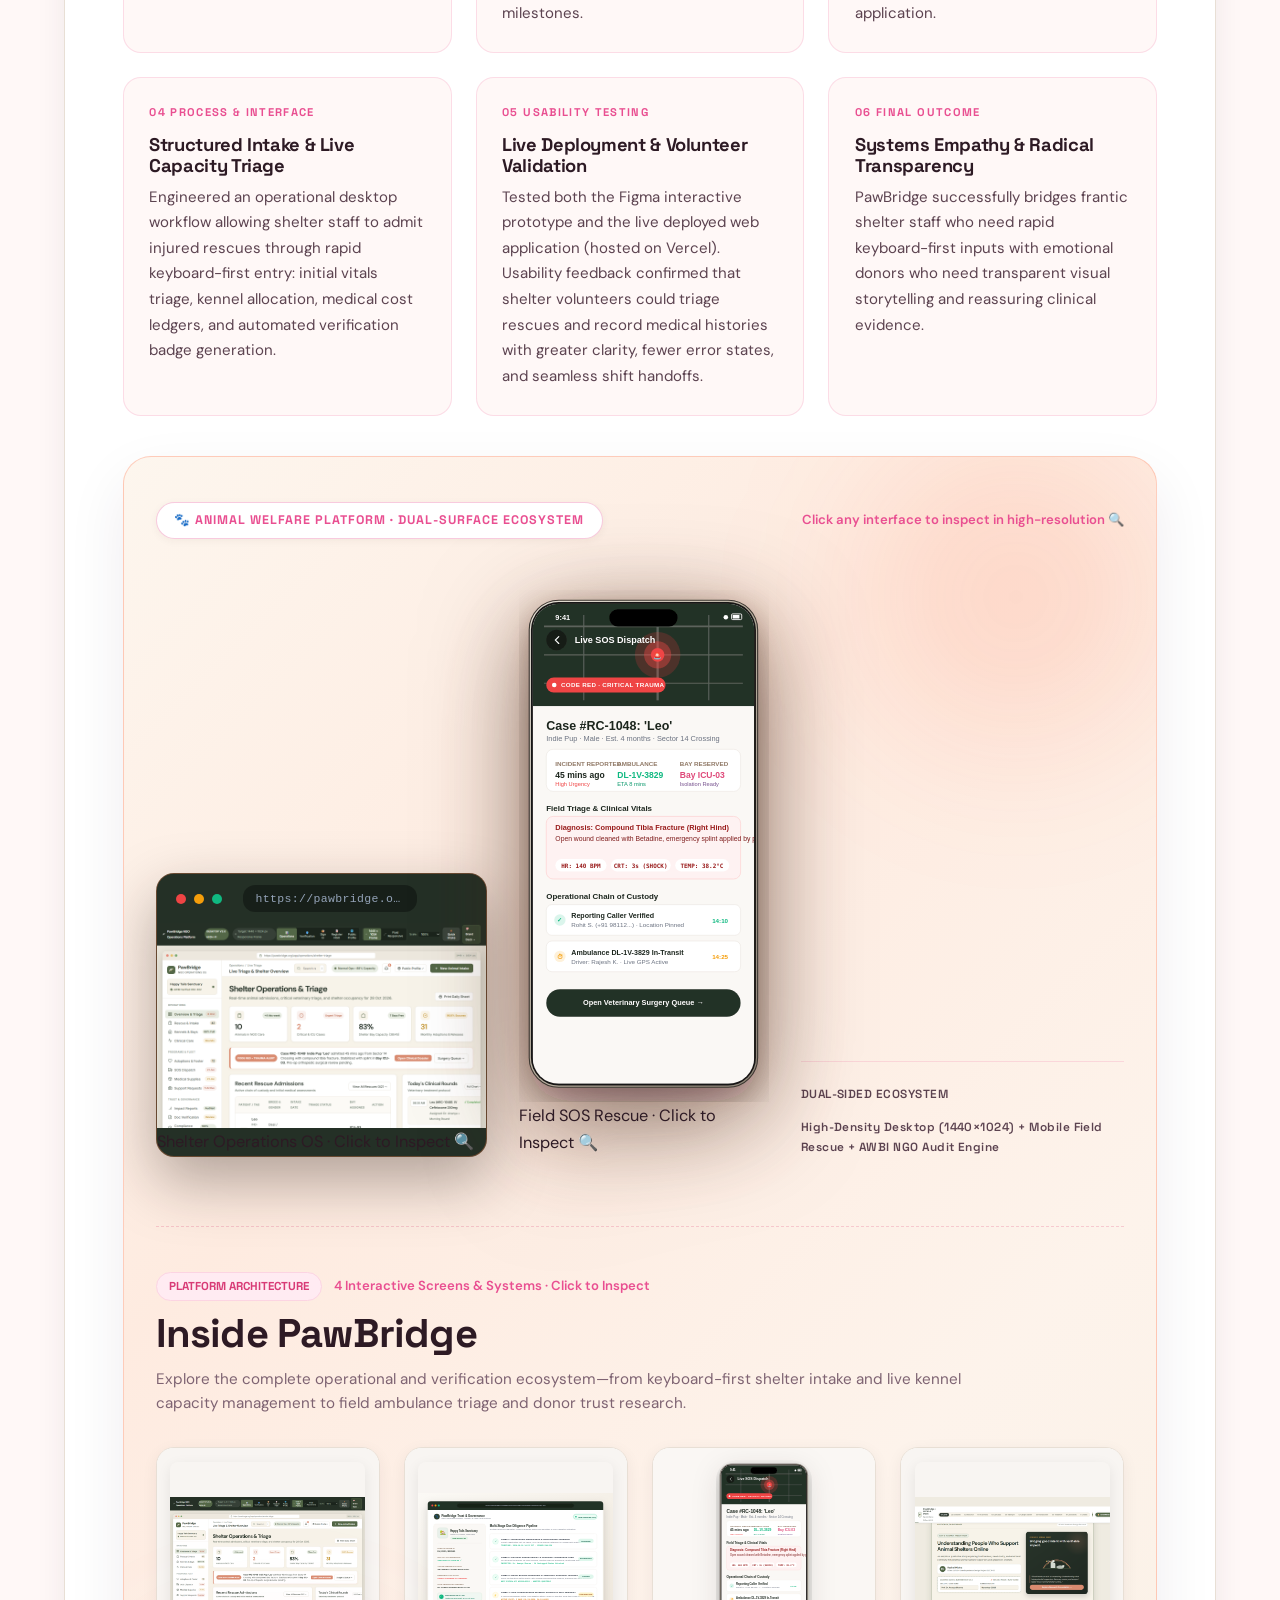
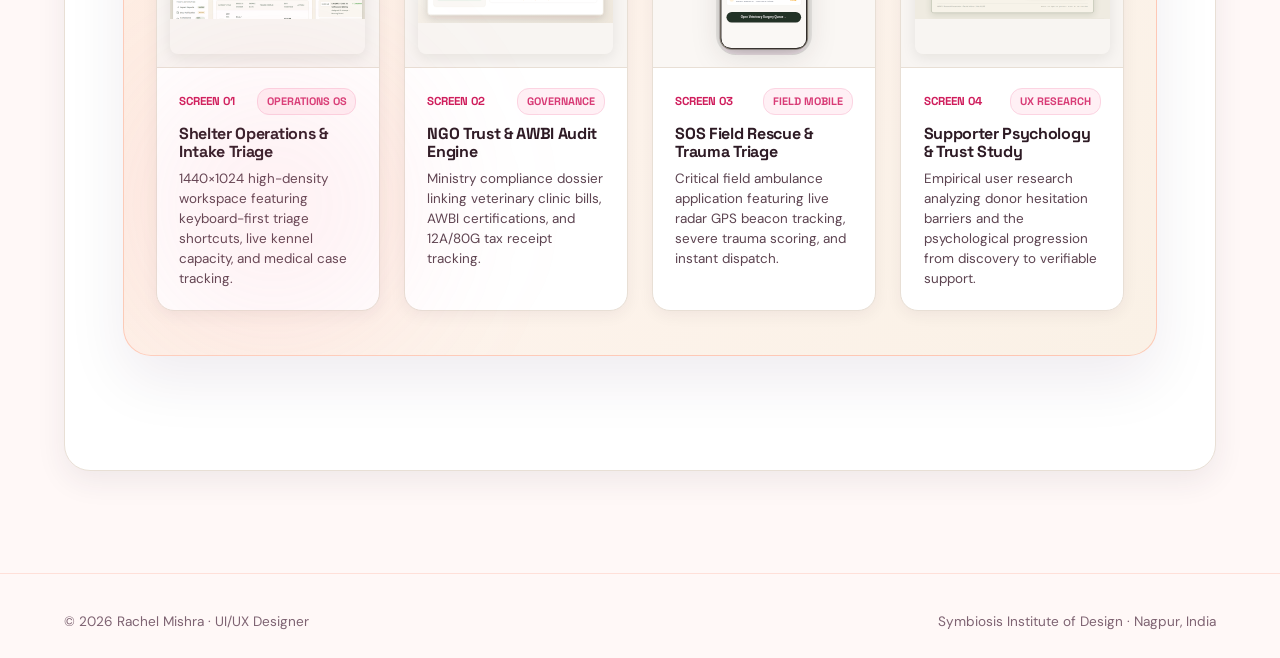
<file: projects.html>
<!DOCTYPE html>
<html lang="en">
<head>
<meta charset="UTF-8">
<meta name="viewport" content="width=device-width, initial-scale=1.0">
<title>Selected Work &amp; Case Studies — Rachel Mishra</title>
<meta name="description" content="Featured UI/UX design case studies by Rachel Mishra: GoUni (Study-Abroad Student Support Platform & Design System), The Healing Circle (Healthcare Restorative System), and PawBridge (Animal Welfare Operations Platform).">
<link rel="preconnect" href="https://fonts.googleapis.com">
<link rel="preconnect" href="https://fonts.gstatic.com" crossorigin>
<link href="https://fonts.googleapis.com/css2?family=Cormorant+Garamond:ital,wght@0,400;0,500;0,600;0,700;1,400;1,600&family=DM+Sans:ital,opsz,wght@0,9..40,400;0,9..40,500;0,9..40,600;0,9..40,700;1,9..40,400&family=Playfair+Display:ital,wght@0,600;0,700;1,400;1,600&family=Space+Grotesk:wght@400;500;600;700&display=swap" rel="stylesheet">
<link rel="stylesheet" href="style.css">
</head>
<body class="subpage">

<div class="cursor-dot" id="cursorDot"></div>
<div class="cursor-ring" id="cursorRing"></div>
<div class="nav-backdrop" id="navBackdrop"></div>

<!-- STICKY EDITORIAL NAVIGATION -->
<header class="nav" id="navbar">
  <a href="index.html" class="nav-mark" aria-label="Rachel Mishra Home">
    <span>RACHEL MISHRA</span>
    <span class="mark-sub">UI/UX</span>
  </a>
  <nav class="nav-links" id="navLinks">
    <a href="projects.html" class="active">Work</a>
    <a href="about.html">About</a>
    <a href="playground.html">Playground</a>
    <a href="skills.html">Skills</a>
    <a href="contact.html">Contact</a>
    <a href="resume.pdf" target="_blank" rel="noopener" class="nav-cta">Resume ↗</a>
  </nav>
  <button class="nav-toggle" id="navToggle" type="button" aria-label="Toggle navigation menu" aria-expanded="false">
    <span></span><span></span><span></span>
  </button>
</header>

<main class="section-light" style="padding-top: 3.5rem;">
  <div class="section-inner">

    <!-- PAGE HEADER -->
    <div class="section-header" style="margin-bottom: 4rem;">
      <p class="eyebrow">Case Studies &amp; Systems</p>
      <h2>Selected Work</h2>
      <p>Four flagship projects showcasing end-to-end design thinking: qualitative human research, structural flows, modular design systems, and verified interactive prototypes.</p>
    </div>

    <!-- PROJECTS LIST -->
    <div class="projects-editorial-list">

      <!-- ==========================================
           01. GOUNI — STUDY-ABROAD STUDENT SUPPORT PLATFORM
           ========================================== -->
      <article class="project-editorial-card gouni-flagship-card" id="project-gouni">
        <div class="project-card-top gouni-card-top">
          <div class="gouni-title-strip">
            <div class="gouni-badge-cluster">
              <span class="project-num-badge">01 / FLAGSHIP PRODUCT CASE STUDY</span>
              <span class="gouni-category-pill">UX/UI Design | Product Design</span>
              <span class="project-scope-tag">SID Nagpur · UEDP 4 · Assignment 2</span>
            </div>
            <div class="gouni-brand-heading">
              <img src="gouni_logo.png" alt="GoUni Logo" class="gouni-brand-icon" width="44" height="44">
              <h3 class="project-title" style="margin: 0;">GoUni — Study-Abroad Higher Education Platform</h3>
            </div>
            <p class="project-tagline">“Guiding international students through global university discovery, comparative evaluation, and application milestones with cognitive clarity.”</p>
            <p class="project-description">
              GoUni is a student-centered digital application designed to eliminate decision paralysis and administrative friction for international applicants. Through qualitative student interviews, 6-stage journey mapping, and a production-grade Figma design system, GoUni streamlines university filtering, course comparisons, visa compliance, and certified document tracking into a unified, reassuring mobile interface.
            </p>
          </div>
        </div>

        <!-- 4-Column Specs Grid -->
        <div class="gouni-specs-grid">
          <div class="gouni-spec-item">
            <span class="gouni-spec-label">Project Category</span>
            <span class="gouni-spec-val">UX/UI Design | Product Design</span>
          </div>
          <div class="gouni-spec-item">
            <span class="gouni-spec-label">My Role &amp; Responsibilities</span>
            <span class="gouni-spec-val">Solo UI/UX Designer · User interviews, journey mapping, information architecture, wireframing, design system &amp; prototyping</span>
          </div>
          <div class="gouni-spec-item">
            <span class="gouni-spec-label">Tools</span>
            <span class="gouni-spec-val">Figma (Design Tokens, Auto-Layout 5.0, Variables &amp; Component Variants)</span>
          </div>
          <div class="gouni-spec-item">
            <span class="gouni-spec-label">Key Focus</span>
            <span class="gouni-spec-val">Research, User Journeys, Information Architecture, Wireframing &amp; Interactive Prototyping</span>
          </div>
        </div>

        <div class="project-actions gouni-actions-row">
          <a href="https://www.figma.com/deck/ome9CfsCEyI4YlYU2N2C3i" target="_blank" rel="noopener" class="btn btn-primary">
            <span>View Case Study Deck ↗</span>
          </a>
          <a href="https://www.figma.com/design/x6lQjwNQntAK7WZxXv1dTh/uedp-4-assignment-2?node-id=33-2&amp;t=BZAtMI4IXmXT7Qzf-1" target="_blank" rel="noopener" class="btn btn-ghost">
            <span>Open Interactive Figma Prototype ↗</span>
          </a>
          <a href="#inside-gouni" class="btn btn-secondary">
            <span>Explore "Inside GoUni" Screen Gallery ↓</span>
          </a>
        </div>

        <!-- Structured Narrative Grid (Problem, Research, Role, Process, Outcome) -->
        <div class="project-process-grid">
          <div class="process-card">
            <div class="process-card-header">
              <span class="process-tag">01 Problem</span>
            </div>
            <h4>Information Overload &amp; Friction</h4>
            <p>International university application portals present disjointed criteria, confusing grade-conversion systems, and opaque tuition fees. Students reported severe decision fatigue and anxiety when comparing multi-country alternatives.</p>
          </div>

          <div class="process-card">
            <div class="process-card-header">
              <span class="process-tag">02 Research</span>
            </div>
            <h4>Student Journey Mapping</h4>
            <p>Conducted qualitative interviews with prospective applicants to uncover emotional pain points: eligibility ambiguity, hidden living expenses, and fear of missing deadlines. Synthesized insights into a 6-stage experiential journey map.</p>
          </div>

          <div class="process-card">
            <div class="process-card-header">
              <span class="process-tag">03 My Role</span>
            </div>
            <h4>Solo Ownership &amp; Systems Architecture</h4>
            <p>Individual academic project. Led the complete design lifecycle: qualitative student interviews, 6-stage journey map storyboards, information architecture, Figma design tokens, atomic component variant library (with Auto-Layout 5.0), and interactive prototyping.</p>
          </div>

          <div class="process-card">
            <div class="process-card-header">
              <span class="process-tag">04 Process &amp; Design System</span>
            </div>
            <h4>Progressive Flows &amp; Figma Tokens</h4>
            <p>Structured onboarding into a 3-tier progressive discovery model (search, side-by-side comparison, milestone tracking). Established an atomic Figma token library with variables, typographic rules, and Auto-Layout 5.0 multi-state component variants.</p>
          </div>

          <div class="process-card">
            <div class="process-card-header">
              <span class="process-tag">05 Usability Testing</span>
            </div>
            <h4>Task Completion Validation</h4>
            <p>Evaluated prototypes through think-aloud usability testing sessions with student participants. Users completed university filtering, program comparisons, and application checklists with noticeable ease and confidence, confirming that progressive disclosure resolved initial decision fatigue.</p>
          </div>

          <div class="process-card">
            <div class="process-card-header">
              <span class="process-tag">06 Final Outcome</span>
            </div>
            <h4>Cognitive Clarity &amp; Scalability</h4>
            <p>Delivered an empathetic student support platform backed by a production-ready design token architecture that bridges design-to-code alignment and reduces cognitive burden during high-stakes life decisions.</p>
          </div>
        </div>

        <!-- ==========================================
             1. HERO SHOWCASE: VERIFIED ORIGINAL GOUNI FIGMA ARTIFACTS
             ========================================== -->
        <div class="gouni-hero-showcase">
          <div class="gouni-hero-header-bar">
            <div class="gouni-stage-pill">
              <span class="status-pulse" style="background: #FF6B35;"></span>
              <span>VERIFIED ORIGINAL FIGMA DESIGN ARTIFACTS</span>
            </div>
            <span class="gouni-stage-hint">Click any artifact to inspect in high-resolution 🔍</span>
          </div>

          <!-- Dual-Artifact Coordinated Stage: Real Figma Component System + Real UX Storyboard -->
          <div class="gouni-verified-stage">
            <!-- Artifact 1: Real Figma Component Library & Course Cards -->
            <div class="gouni-artifact-card gouni-artifact-primary" data-screen-id="gouni-components" role="button" tabindex="0" aria-label="Inspect Figma Component System &amp; Course Interface">
              <div class="artifact-window-bar">
                <span class="window-dot red"></span>
                <span class="window-dot yellow"></span>
                <span class="window-dot green"></span>
                <span class="artifact-window-title">Figma · uedp-4-assignment-2 (Node 33-2) · Component Architecture</span>
              </div>
              <div class="artifact-img-wrap">
                <img src="project_gouni_components.png" alt="GoUni Figma UI Component System and Course Cards" width="1080" height="780" loading="eager">
              </div>
              <span class="device-hover-badge">Figma UI Components · Click to Inspect 🔍</span>
            </div>

            <!-- Artifact 2: Real 6-Stage UX Journey Storyboard -->
            <div class="gouni-artifact-card gouni-artifact-secondary" data-screen-id="gouni-storyboard" role="button" tabindex="0" aria-label="Inspect 6-Stage UX Journey Storyboard">
              <div class="artifact-window-bar">
                <span class="window-dot red"></span>
                <span class="window-dot yellow"></span>
                <span class="window-dot green"></span>
                <span class="artifact-window-title">GoUni · 6-Stage UX Journey Storyboard</span>
              </div>
              <div class="artifact-img-wrap">
                <img src="project_gouni.jpg" alt="GoUni 6-Stage UX Storyboard and User Journey" width="1536" height="1024" loading="eager">
              </div>
              <span class="device-hover-badge">UX Storyboard · Click to Inspect 🔍</span>
            </div>
          </div>

          <!-- Bottom Mobile Showcase Specs Bar -->
          <div class="gouni-hero-footer-bar">
            <span class="gouni-footer-spec">Authentic Figma Canvas Work (Node 33-2) · SID Nagpur UEDP 4</span>
            <span class="gouni-footer-spec">Original High-Resolution Screenshots · Zero Generated Assets</span>
          </div>
        </div>

        <!-- ==========================================
             4. ADDITIONAL SCREEN GALLERY: "INSIDE GOUNI"
             ========================================== -->
        <div class="inside-gouni-section" id="inside-gouni">
          <div class="inside-gouni-header">
            <div class="inside-eyebrow-row">
              <span class="annotation-badge">AUTHENTIC PROJECT ARTIFACTS</span>
              <span class="inside-pill">Verified Original Work</span>
            </div>
            <h4 class="inside-gouni-title">Inside GoUni</h4>
            <p class="inside-gouni-subtitle">
              Verified original design artifacts from the UEDP 4 study-abroad project—from the initial 6-stage user journey storyboard to the scalable Figma component system and design token architecture. Click any artifact to open an interactive full-resolution inspection view.
            </p>
          </div>

          <div class="inside-gouni-grid gouni-verified-grid">
            <!-- Screen 1: UX Storyboard -->
            <div class="inside-screen-card" data-screen-id="gouni-storyboard" role="button" tabindex="0" aria-label="Inspect UX Storyboard">
              <div class="inside-card-preview desktop-preview">
                <img src="project_gouni.jpg" alt="GoUni UX Storyboard - 6-Step Journey" width="1536" height="1024" loading="lazy">
                <span class="inside-inspect-btn">Inspect Storyboard 🔍</span>
              </div>
              <div class="inside-card-content">
                <div class="inside-card-meta">
                  <span class="inside-screen-num">ARTIFACT 01</span>
                  <span class="inside-tag">UX Flow</span>
                </div>
                <h5>6-Stage User Journey Storyboard</h5>
                <p>Authentic illustrated storyboard detailing candidate frustration with scattered information, platform discovery, personalized university roadmaps, application milestones, and confident international departure.</p>
              </div>
            </div>

            <!-- Screen 2: Component Architecture -->
            <div class="inside-screen-card" data-screen-id="gouni-components" role="button" tabindex="0" aria-label="Inspect Component Architecture">
              <div class="inside-card-preview desktop-preview">
                <img src="project_gouni_components.png" alt="GoUni Figma Component Architecture and Tokens" width="1080" height="780" loading="lazy">
                <span class="inside-inspect-btn">Inspect System 🔍</span>
              </div>
              <div class="inside-card-content">
                <div class="inside-card-meta">
                  <span class="inside-screen-num">ARTIFACT 02</span>
                  <span class="inside-tag">Design System</span>
                </div>
                <h5>Figma Token &amp; Component System</h5>
                <p>High-fidelity auto-layout components from Figma Node 33-2: MBA program cards with $55,000/yr tuition metadata, University of Toronto institutional specifications, and interactive button variants.</p>
              </div>
            </div>
          </div>
        </div>
      </article>

      <!-- ==========================================
           02. THE HEALING CIRCLE
           ========================================== -->
      <article class="project-editorial-card" id="project-healing-circle">
        <div class="project-card-top">
          <div>
            <div style="display: flex; gap: 0.5rem; flex-wrap: wrap; margin-bottom: 0.8rem;">
              <span class="project-num-badge">02 / RESEARCH</span>
              <span class="project-category-tag">Healthcare UX · Systems &amp; Well-being</span>
              <span class="project-scope-tag">SID Nagpur · Sem 5 · USDR Group Assignment</span>
            </div>
            <h3 class="project-title">The Healing Circle — Hospital Well-being System</h3>
            <p class="project-tagline">“Addressing physician burnout and emotional overload through structured physical &amp; digital recovery rituals.”</p>
            <p class="project-description">
              A comprehensive User Studies and Design Research (USDR) project investigating digital overload, empathy fatigue, and tech burnout among hospital physicians. Combines physical debrief sanctuaries, low-friction micro-rituals, peer support circles, and a soft digital layer to support doctors without adding screen complexity.
            </p>
          </div>
        </div>

        <div class="project-role-bar">
          <div class="role-item">
            <span class="role-label">My Role</span>
            <span class="role-val">Lead UX Researcher &amp; Systems Designer (Co-author: Vidhi Ambade)</span>
          </div>
          <div class="role-item">
            <span class="role-label">Scope</span>
            <span class="role-val">Field Doctor Interviews, Comparative Gap Mapping, Concentric Ecosystem Model</span>
          </div>
          <div class="role-item">
            <span class="role-label">Artifact</span>
            <span class="role-val">Full Research Deck &amp; Architectural Decompression Blueprint</span>
          </div>
        </div>

        <div class="project-tools-row">
          <span class="project-tool-pill">User Studies</span>
          <span class="project-tool-pill">Qualitative Interviews</span>
          <span class="project-tool-pill">Gap Analysis</span>
          <span class="project-tool-pill">Systems Design</span>
          <span class="project-tool-pill">Touchpoint Mapping</span>
          <span class="project-tool-pill">Research Deck</span>
        </div>

        <div class="project-actions">
          <a href="https://www.figma.com/design/m9fHS9gqmewDWdcfrSonLD/usdr-group-assignment?node-id=1-2&amp;t=d2Qp5uyCzloY89Fa-1" target="_blank" rel="noopener" class="btn btn-primary btn-figma">
            <svg width="15" height="15" viewBox="0 0 24 24" fill="none" stroke="currentColor" stroke-width="2" stroke-linecap="round" stroke-linejoin="round" aria-hidden="true"><path d="M5 5.5A3.5 3.5 0 0 1 8.5 2H12v7H8.5A3.5 3.5 0 0 1 5 5.5z"/><path d="M12 2h3.5a3.5 3.5 0 1 1 0 7H12V2z"/><path d="M12 12.5a3.5 3.5 0 1 1 7 0 3.5 3.5 0 1 1-7 0z"/><path d="M5 19.5A3.5 3.5 0 0 1 8.5 16H12v3.5a3.5 3.5 0 1 1-7 0z"/><path d="M5 12.5A3.5 3.5 0 0 1 8.5 9H12v7H8.5A3.5 3.5 0 0 1 5 12.5z"/></svg>
            <span>View Figma Design</span>
            <span class="btn-arrow">↗</span>
          </a>
          <a href="https://www.canva.com/design/DAHI6N23nGM/7Ok8pXjOPCfcyNLwb6MTUA/edit" target="_blank" rel="noopener" class="btn btn-secondary btn-canva">
            <svg width="15" height="15" viewBox="0 0 24 24" fill="none" stroke="currentColor" stroke-width="2" stroke-linecap="round" stroke-linejoin="round" aria-hidden="true"><rect x="2" y="3" width="20" height="14" rx="2"/><line x1="8" y1="21" x2="16" y2="21"/><line x1="12" y1="17" x2="12" y2="21"/></svg>
            <span>View Presentation</span>
            <span class="btn-arrow">↗</span>
          </a>
          <a href="project_healing_circle.pdf" target="_blank" rel="noopener" class="btn btn-ghost">
            <span>Research Deck (PDF) &rarr;</span>
          </a>
        </div>

        <!-- Structured Narrative Grid -->
        <div class="project-process-grid">
          <div class="process-card">
            <div class="process-card-header">
              <span class="process-tag">01 Problem</span>
            </div>
            <h4>Physician Burnout &amp; Empathy Fatigue</h4>
            <p>Hospital doctors face relentless emotional trauma, sleep deprivation, and relentless administrative screen fatigue. Existing wellness solutions consist of generic mindfulness apps that physicians reject due to screen aversion and severe time constraints.</p>
          </div>

          <div class="process-card">
            <div class="process-card-header">
              <span class="process-tag">02 Research</span>
            </div>
            <h4>In-Depth Field Interviews</h4>
            <p>Conducted contextual qualitative field research with specialist clinicians: Dr. Bhushan (Gastroenterology), Dr. Anushka (Pediatrics), and Dr. Vipul (Forensic Medicine). Identified clinical coping mechanisms and the need for non-judgmental decompression zones.</p>
          </div>

          <div class="process-card">
            <div class="process-card-header">
              <span class="process-tag">03 My Role</span>
            </div>
            <h4>Collaborative Research &amp; Spatial Framework</h4>
            <p>Collaborative research project (Co-authored with Vidhi Ambade). Personally led primary contextual clinician interviews (specialists in Pediatrics, Gastroenterology, and Forensic Medicine), synthesized qualitative empathy maps, and designed the physical debrief sanctuary specifications and 4 restorative clinical micro-rituals.</p>
          </div>

          <div class="process-card">
            <div class="process-card-header">
              <span class="process-tag">04 Process &amp; System</span>
            </div>
            <h4>Concentric Ecosystem Architecture</h4>
            <p>Formulated a multi-layered ecosystem: an inner sanctuary of physical debrief rooms and tactile micro-rituals (2700K lighting, vagus nerve breathing reset, tactile stones), enveloped by confidential HR scheduling support and soft digital prompts.</p>
          </div>

          <div class="process-card">
            <div class="process-card-header">
              <span class="process-tag">05 Journey</span>
            </div>
            <h4>5-Stage Touchpoint Flow</h4>
            <p>Mapped the physician journey from critical trauma trigger to automated peer prompt, physical sanctuary retreat, reflective decompression, and longitudinal shift workload recalibration.</p>
          </div>

          <div class="process-card">
            <div class="process-card-header">
              <span class="process-tag">06 Final Outcome</span>
            </div>
            <h4>Designing Beyond Screens</h4>
            <p>Produced a complete academic research deck and restorative sanctuary blueprint validating that reducing screen burden is often the most humane UX solution in high-trauma clinical environments.</p>
          </div>
        </div>

        <!-- Hero Showcase Container: Dual-Surface Clinical Telemetry & Mobile Decompression -->
        <div class="project-hero-showcase hc-hero-showcase">
          <div class="gouni-hero-header-bar">
            <span class="gouni-stage-pill">🏥 HEALTHCARE UX · DUAL-SURFACE SYSTEM</span>
            <span class="gouni-stage-hint">Click any interface to inspect in high-resolution 🔍</span>
          </div>

          <div class="layered-stage-container hc-stage-composition">
            <!-- Desktop Frame: Hospital Burnout Telemetry -->
            <div class="hc-desktop-mockup" data-screen-id="hc-dashboard" role="button" tabindex="0" aria-label="Inspect Hospital Burnout Telemetry Dashboard">
              <div class="desktop-window-bar">
                <span class="window-dot red"></span>
                <span class="window-dot yellow"></span>
                <span class="window-dot green"></span>
                <span class="window-title">https://healingcircle.hospital.org/admin/telemetry/icu-burnout-prevention?ward=pediatrics</span>
              </div>
              <img src="project_healing_circle_dashboard.svg" alt="Clinical Staff Cognitive Load &amp; Burnout Telemetry Dashboard" loading="lazy">
              <span class="device-hover-badge">Hospital ICU Telemetry · Click to Inspect 🔍</span>
            </div>

            <!-- Overlapping Mobile Frame: Doctor Clinical Shift Decompression -->
            <div class="hc-mobile-mockup" data-screen-id="hc-mobile" role="button" tabindex="0" aria-label="Inspect Doctor Clinical Shift Decompression App">
              <img src="project_healing_circle_mobile.svg" alt="Doctor Clinical Shift Decompression Mobile App" loading="lazy">
              <span class="device-hover-badge">Doctor Decompression App · Click to Inspect 🔍</span>
            </div>
          </div>

          <div class="gouni-hero-footer-bar">
            <span class="gouni-footer-spec">DUAL-SURFACE CLINICAL SYSTEM</span>
            <span class="gouni-footer-spec">Hospital ICU Telemetry (1200×800) + Doctor Clinical Companion (iPhone 16 Pro)</span>
          </div>
        </div>

        <!-- Inside The Healing Circle Screen Gallery -->
        <div class="inside-project-section inside-hc-section">
          <div class="inside-gouni-header">
            <div class="inside-eyebrow-row">
              <span class="inside-pill">CLINICAL SYSTEM SUITE</span>
              <span class="gouni-stage-hint">6 Interactive Screens &amp; Blueprints · Click to Inspect</span>
            </div>
            <h4 class="inside-gouni-title">Inside The Healing Circle</h4>
            <p class="inside-gouni-subtitle">
              Explore the complete clinical well-being ecosystem—from live ICU cognitive load telemetry and restorative debrief sanctuaries to primary clinician interviews and five-stage touchpoint mapping.
            </p>
          </div>

          <div class="inside-screens-grid">
            <!-- Screen 1: Mobile Decompression -->
            <div class="inside-screen-card" data-screen-id="hc-mobile" role="button" tabindex="0" aria-label="Inspect Mobile Decompression App">
              <div class="inside-card-preview mobile-preview">
                <img src="project_healing_circle_mobile.svg" alt="Clinical Shift Decompression Mobile App" loading="lazy">
                <span class="inside-inspect-btn">Inspect Screen 🔍</span>
              </div>
              <div class="inside-card-content">
                <div class="inside-card-meta">
                  <span class="inside-screen-num">SCREEN 01</span>
                  <span class="inside-tag">Mobile UX</span>
                </div>
                <h5>Shift Decompression &amp; Rituals</h5>
                <p>Tactile doctor companion featuring 1-min vagus nerve breathing reset, soundscape debriefing, and Sanctuary Pod bookings.</p>
              </div>
            </div>

            <!-- Screen 2: ICU Burnout Telemetry -->
            <div class="inside-screen-card" data-screen-id="hc-dashboard" role="button" tabindex="0" aria-label="Inspect Hospital Burnout Telemetry Dashboard">
              <div class="inside-card-preview desktop-preview">
                <img src="project_healing_circle_dashboard.svg" alt="Clinical Staff Cognitive Load &amp; Burnout Telemetry Dashboard" loading="lazy">
                <span class="inside-inspect-btn">Inspect Screen 🔍</span>
              </div>
              <div class="inside-card-content">
                <div class="inside-card-meta">
                  <span class="inside-screen-num">SCREEN 02</span>
                  <span class="inside-tag">Telemetry OS</span>
                </div>
                <h5>ICU Burnout Telemetry Dashboard</h5>
                <p>Real-time clinical saturation monitoring for department heads tracking Code Blue stress spikes and debrief compliance.</p>
              </div>
            </div>

            <!-- Screen 3: Debrief Sanctuary & Micro-Rituals -->
            <div class="inside-screen-card" data-screen-id="hc-rituals" role="button" tabindex="0" aria-label="Inspect Sanctuary & Micro-Rituals Blueprint">
              <div class="inside-card-preview desktop-preview">
                <img src="project_healing_circle_rituals.svg" alt="Physical Debrief Sanctuary &amp; 4 Clinical Micro-Rituals" loading="lazy">
                <span class="inside-inspect-btn">Inspect Screen 🔍</span>
              </div>
              <div class="inside-card-content">
                <div class="inside-card-meta">
                  <span class="inside-screen-num">SCREEN 03</span>
                  <span class="inside-tag">Spatial UX</span>
                </div>
                <h5>Debrief Sanctuary &amp; Micro-Rituals</h5>
                <p>Sound-dampened restorative rooms featuring 2700K circadian lighting, tactile weighted grounding stones, and peer reflection.</p>
              </div>
            </div>

            <!-- Screen 4: Doctor Qualitative Interviews -->
            <div class="inside-screen-card" data-screen-id="hc-interviews" role="button" tabindex="0" aria-label="Inspect Doctor Qualitative Research">
              <div class="inside-card-preview desktop-preview">
                <img src="project_healing_circle_interviews.svg" alt="Primary Doctor Interviews &amp; Personas" loading="lazy">
                <span class="inside-inspect-btn">Inspect Screen 🔍</span>
              </div>
              <div class="inside-card-content">
                <div class="inside-card-meta">
                  <span class="inside-screen-num">SCREEN 04</span>
                  <span class="inside-tag">User Research</span>
                </div>
                <h5>Doctor Qualitative Field Studies</h5>
                <p>Contextual research with specialist physicians across Pediatrics, Gastroenterology, and Forensic Medicine mapping empathy fatigue.</p>
              </div>
            </div>

            <!-- Screen 5: Concentric Ecosystem Blueprint -->
            <div class="inside-screen-card" data-screen-id="hc-concept" role="button" tabindex="0" aria-label="Inspect Concentric Architecture">
              <div class="inside-card-preview desktop-preview">
                <img src="project_healing_circle_concept.svg" alt="Concentric Well-being Ecosystem Architecture" loading="lazy">
                <span class="inside-inspect-btn">Inspect Screen 🔍</span>
              </div>
              <div class="inside-card-content">
                <div class="inside-card-meta">
                  <span class="inside-screen-num">SCREEN 05</span>
                  <span class="inside-tag">Systems Design</span>
                </div>
                <h5>Concentric Well-being Ecosystem</h5>
                <p>Architectural model protecting inner physical recovery zones from organizational and digital burdens.</p>
              </div>
            </div>

            <!-- Screen 6: 5-Stage Touchpoint Flow -->
            <div class="inside-screen-card" data-screen-id="hc-flow" role="button" tabindex="0" aria-label="Inspect Touchpoint Flow">
              <div class="inside-card-preview desktop-preview">
                <img src="project_healing_circle_flow.svg" alt="5-Stage Clinical Recovery Flow" loading="lazy">
                <span class="inside-inspect-btn">Inspect Screen 🔍</span>
              </div>
              <div class="inside-card-content">
                <div class="inside-card-meta">
                  <span class="inside-screen-num">SCREEN 06</span>
                  <span class="inside-tag">Journey Mapping</span>
                </div>
                <h5>5-Stage Clinical Recovery Flow</h5>
                <p>End-to-end journey transforming acute trauma moments into restorative debrief pauses and shift workload recalibration.</p>
              </div>
            </div>
          </div>
        </div>
      </article>

      <!-- ==========================================
           03. PAWBRIDGE
           ========================================== -->
      <article class="project-editorial-card" id="project-pawbridge">
        <div class="project-card-top">
          <div>
            <div style="display: flex; gap: 0.5rem; flex-wrap: wrap; margin-bottom: 0.8rem;">
              <span class="project-num-badge">03 / FINAL UEDP</span>
              <span class="project-category-tag">Animal Welfare · Desktop Operations &amp; NGO Platform</span>
              <span class="project-scope-tag">SID Nagpur · Sem 5 · Final UEDP-5</span>
            </div>
            <h3 class="project-title">PawBridge — Animal Shelter Operations &amp; Trust Platform</h3>
            <p class="project-tagline">“Bridging generous public intent with verifiable rescue impact.”</p>
            <p class="project-description">
              A dual-sided digital system consisting of a high-density desktop operations workspace (1440×1024) for shelter administrators and a transparent public portal that dismantles donor skepticism through verifiable medical milestones.
            </p>
          </div>
        </div>

        <div class="project-role-bar">
          <div class="role-item">
            <span class="role-label">My Role</span>
            <span class="role-val">Solo UI/UX Designer &amp; User Researcher</span>
          </div>
          <div class="role-item">
            <span class="role-label">Scope</span>
            <span class="role-val">Desktop Operations (1440×1024), Supporter Psychology, Animal Intake Workflow, Live Vercel Deployment</span>
          </div>
          <div class="role-item">
            <span class="role-label">Final Outcome</span>
            <span class="role-val">Streamlined multi-step animal triage into an intuitive, keyboard-first desktop workflow with verified live deployment</span>
          </div>
        </div>

        <div class="project-tools-row">
          <span class="project-tool-pill">Figma</span>
          <span class="project-tool-pill">Desktop Operations</span>
          <span class="project-tool-pill">Supporter Psychology</span>
          <span class="project-tool-pill">Live Vercel Platform</span>
          <span class="project-tool-pill">Design Systems</span>
          <span class="project-tool-pill">Prototyping</span>
        </div>

        <div class="project-actions">
          <a href="https://pawbridge-five.vercel.app/" target="_blank" rel="noopener" class="btn btn-primary">
            <span>Open Live Platform (Vercel)</span>
            <span>&rarr;</span>
          </a>
          <a href="https://www.figma.com/design/GfirLWG1m1tEfSMGP8Isjg/Final-Uedp-5?node-id=62-4193&amp;t=kTxWoEpFhU5qcXCT-1" target="_blank" rel="noopener" class="btn btn-ghost">
            <span>Open Figma Prototype ↗</span>
          </a>
        </div>

        <!-- Structured Narrative Grid -->
        <div class="project-process-grid">
          <div class="process-card">
            <div class="process-card-header">
              <span class="process-tag">01 Problem</span>
            </div>
            <h4>Donor Skepticism &amp; Intake Chaos</h4>
            <p>Animal shelters operate in constant survival triage: messy paper logs, unorganized volunteer rosters, and overcrowded kennels. Simultaneously, potential donors hesitate because traditional charities lack transparent proof of medical fund allocation.</p>
          </div>

          <div class="process-card">
            <div class="process-card-header">
              <span class="process-tag">02 Research</span>
            </div>
            <h4>Supporter Psychology &amp; Hesitation Analysis</h4>
            <p>Researched donor mental models and hesitation triggers. Supporters are eager to help but feel disconnected when donations disappear into general funds. Trust spikes when contributions are tied directly to an individual animal's verified medical recovery milestones.</p>
          </div>

          <div class="process-card">
            <div class="process-card-header">
              <span class="process-tag">03 My Role</span>
            </div>
            <h4>Solo Designer &amp; Front-End Prototyper</h4>
            <p>Individual capstone project. Spearheaded user research into donor hesitation and shelter triage chaos, designed the entire 1440×1024 high-density desktop operations interface, mapped animal intake flows, and built the live deployed Vercel application.</p>
          </div>

          <div class="process-card">
            <div class="process-card-header">
              <span class="process-tag">04 Process &amp; Interface</span>
            </div>
            <h4>Structured Intake &amp; Live Capacity Triage</h4>
            <p>Engineered an operational desktop workflow allowing shelter staff to admit injured rescues through rapid keyboard-first entry: initial vitals triage, kennel allocation, medical cost ledgers, and automated verification badge generation.</p>
          </div>

          <div class="process-card">
            <div class="process-card-header">
              <span class="process-tag">05 Usability Testing</span>
            </div>
            <h4>Live Deployment &amp; Volunteer Validation</h4>
            <p>Tested both the Figma interactive prototype and the live deployed web application (hosted on Vercel). Usability feedback confirmed that shelter volunteers could triage rescues and record medical histories with greater clarity, fewer error states, and seamless shift handoffs.</p>
          </div>

          <div class="process-card">
            <div class="process-card-header">
              <span class="process-tag">06 Final Outcome</span>
            </div>
            <h4>Systems Empathy &amp; Radical Transparency</h4>
            <p>PawBridge successfully bridges frantic shelter staff who need rapid keyboard-first inputs with emotional donors who need transparent visual storytelling and reassuring clinical evidence.</p>
          </div>
        </div>

        <!-- Hero Showcase Container: Multi-Device Operations & Verification Ecosystem -->
        <div class="project-hero-showcase pb-hero-showcase">
          <div class="gouni-hero-header-bar">
            <span class="gouni-stage-pill">🐾 ANIMAL WELFARE PLATFORM · DUAL-SURFACE ECOSYSTEM</span>
            <span class="gouni-stage-hint">Click any interface to inspect in high-resolution 🔍</span>
          </div>

          <div class="layered-stage-container pb-stage-composition">
            <!-- Desktop Frame: Shelter Operations Workspace -->
            <div class="pb-desktop-mockup" data-screen-id="pb-operations" role="button" tabindex="0" aria-label="Inspect Shelter Operations Workspace">
              <div class="desktop-window-bar light-bar">
                <span class="window-dot red"></span>
                <span class="window-dot yellow"></span>
                <span class="window-dot green"></span>
                <span class="window-title">https://pawbridge.org/app/workspace/admissions-triage</span>
              </div>
              <img src="project_pawbridge.png" alt="PawBridge Desktop Shelter Operations Dashboard" loading="lazy">
              <span class="device-hover-badge">Shelter Operations OS · Click to Inspect 🔍</span>
            </div>

            <!-- Overlapping Mobile Frame: SOS Field Rescue App -->
            <div class="pb-mobile-mockup" data-screen-id="pb-rescue" role="button" tabindex="0" aria-label="Inspect SOS Field Rescue App">
              <img src="project_pawbridge_mobile.svg" alt="PawBridge Mobile SOS Field Rescue App" loading="lazy">
              <span class="device-hover-badge">Field SOS Rescue · Click to Inspect 🔍</span>
            </div>

            

          <div class="gouni-hero-footer-bar">
            <span class="gouni-footer-spec">DUAL-SIDED ECOSYSTEM</span>
            <span class="gouni-footer-spec">High-Density Desktop (1440×1024) + Mobile Field Rescue + AWBI NGO Audit Engine</span>
          </div>
        </div>

        <!-- Inside PawBridge Screen Gallery -->
        <div class="inside-project-section inside-pb-section">
          <div class="inside-gouni-header">
            <div class="inside-eyebrow-row">
              <span class="inside-pill">PLATFORM ARCHITECTURE</span>
              <span class="gouni-stage-hint">4 Interactive Screens &amp; Systems · Click to Inspect</span>
            </div>
            <h4 class="inside-gouni-title">Inside PawBridge</h4>
            <p class="inside-gouni-subtitle">
              Explore the complete operational and verification ecosystem—from keyboard-first shelter intake and live kennel capacity management to field ambulance triage and donor trust research.
            </p>
          </div>

          <div class="inside-screens-grid">
            <!-- Screen 1: Shelter Operations OS -->
            <div class="inside-screen-card" data-screen-id="pb-operations" role="button" tabindex="0" aria-label="Inspect Operations Workspace">
              <div class="inside-card-preview desktop-preview">
                <img src="project_pawbridge.png" alt="PawBridge Desktop Shelter Operations Dashboard" loading="lazy">
                <span class="inside-inspect-btn">Inspect Screen 🔍</span>
              </div>
              <div class="inside-card-content">
                <div class="inside-card-meta">
                  <span class="inside-screen-num">SCREEN 01</span>
                  <span class="inside-tag">Operations OS</span>
                </div>
                <h5>Shelter Operations &amp; Intake Triage</h5>
                <p>1440×1024 high-density workspace featuring keyboard-first triage shortcuts, live kennel capacity, and medical case tracking.</p>
              </div>
            </div>

            <!-- Screen 2: NGO Trust & Verification -->
            <div class="inside-screen-card" data-screen-id="pb-verification" role="button" tabindex="0" aria-label="Inspect NGO Verification Engine">
              <div class="inside-card-preview desktop-preview">
                <img src="project_pawbridge_verification.svg" alt="PawBridge AWBI NGO Verification Dossier" loading="lazy">
                <span class="inside-inspect-btn">Inspect Screen 🔍</span>
              </div>
              <div class="inside-card-content">
                <div class="inside-card-meta">
                  <span class="inside-screen-num">SCREEN 02</span>
                  <span class="inside-tag">Governance</span>
                </div>
                <h5>NGO Trust &amp; AWBI Audit Engine</h5>
                <p>Ministry compliance dossier linking veterinary clinic bills, AWBI certifications, and 12A/80G tax receipt tracking.</p>
              </div>
            </div>

            <!-- Screen 3: Field Ambulance SOS Rescue -->
            <div class="inside-screen-card" data-screen-id="pb-rescue" role="button" tabindex="0" aria-label="Inspect Field Rescue App">
              <div class="inside-card-preview mobile-preview">
                <img src="project_pawbridge_mobile.svg" alt="PawBridge Mobile SOS Field Rescue App" loading="lazy">
                <span class="inside-inspect-btn">Inspect Screen 🔍</span>
              </div>
              <div class="inside-card-content">
                <div class="inside-card-meta">
                  <span class="inside-screen-num">SCREEN 03</span>
                  <span class="inside-tag">Field Mobile</span>
                </div>
                <h5>SOS Field Rescue &amp; Trauma Triage</h5>
                <p>Critical field ambulance application featuring live radar GPS beacon tracking, severe trauma scoring, and instant dispatch.</p>
              </div>
            </div>

            <!-- Screen 4: Supporter Psychology & Trust -->
            <div class="inside-screen-card" data-screen-id="pb-psychology" role="button" tabindex="0" aria-label="Inspect Supporter Research">
              <div class="inside-card-preview desktop-preview">
                <img src="project_pawbridge_presentation.png" alt="PawBridge Supporter Psychology &amp; Research" loading="lazy">
                <span class="inside-inspect-btn">Inspect Screen 🔍</span>
              </div>
              <div class="inside-card-content">
                <div class="inside-card-meta">
                  <span class="inside-screen-num">SCREEN 04</span>
                  <span class="inside-tag">UX Research</span>
                </div>
                <h5>Supporter Psychology &amp; Trust Study</h5>
                <p>Empirical user research analyzing donor hesitation barriers and the psychological progression from discovery to verifiable support.</p>
              </div>
            </div>
          </div>
        </div>
      </article>
      
    </div>
  </div>
</main>

<!-- FOOTER -->
<footer class="footer-editorial">
  <span class="footer-mark">© <span id="year"></span> Rachel Mishra · UI/UX Designer</span>
  <span>Symbiosis Institute of Design · Nagpur, India</span>
</footer>

<!-- HIGH-RESOLUTION SCREEN & SYSTEMS LIGHTBOX MODAL -->
<div class="gouni-lightbox" id="gouniLightbox" aria-hidden="true" role="dialog" aria-modal="true" aria-label="High-Resolution Screen and Systems Inspector">
  <div class="gouni-lightbox-backdrop" id="gouniLightboxBackdrop"></div>
  <div class="gouni-lightbox-container">
    <button class="gouni-lightbox-close" id="gouniLightboxClose" type="button" aria-label="Close Inspector">&times;</button>
    <div class="gouni-lightbox-body">
      <div class="gouni-lightbox-media">
        <img src="project_gouni_components.png" alt="Design Artifact Preview" id="gouniLightboxImg" class="gouni-lightbox-img">
      </div>
      <div class="gouni-lightbox-info">
        <div class="gouni-lightbox-badge" id="gouniLightboxBadge">SCREEN 04 · ROADMAP</div>
        <h3 class="gouni-lightbox-title" id="gouniLightboxTitle">Student Dashboard &amp; Roadmap</h3>
        <p class="gouni-lightbox-desc" id="gouniLightboxDesc">Consolidated student timeline tracking multi-university offer status, CAS milestones, and 52% overall departure readiness.</p>
        
        <div class="gouni-lightbox-specs">
          <div class="gouni-spec-row">
            <strong>Device Viewport</strong>
            <span id="gouniLightboxViewport">iPhone 16 Pro (393 × 852 pt)</span>
          </div>
          <div class="gouni-spec-row">
            <strong>Key UI Patterns</strong>
            <span id="gouniLightboxPatterns">Progressive disclosure, status badges, bottom-nav</span>
          </div>
          <div class="gouni-spec-row">
            <strong>System Tokens</strong>
            <span id="gouniLightboxTokens">Primary Orange (#FF6B35), Surface Light (#FAF9F6)</span>
          </div>
        </div>

        <div class="gouni-lightbox-nav">
          <button class="gouni-nav-btn" id="gouniLightboxPrev" type="button">&larr; Previous Screen</button>
          <button class="gouni-nav-btn" id="gouniLightboxNext" type="button">Next Screen &rarr;</button>
        </div>
      </div>
    </div>
  </div>
</div>

<script src="script.js"></script>
</body>
</html>
</file>
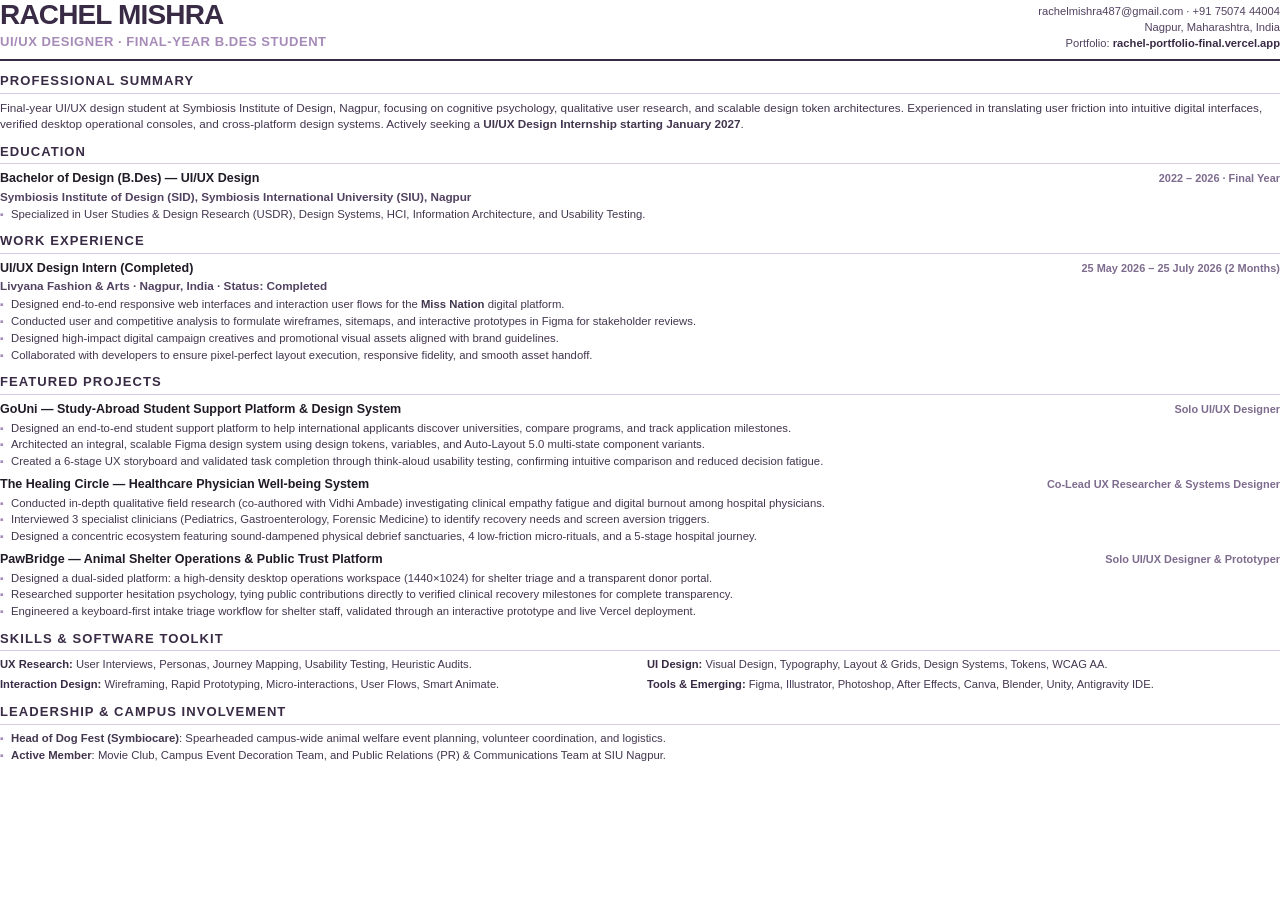
<file: resume_template.html>
<!DOCTYPE html>
<html lang="en">
<head>
<meta charset="UTF-8">
<title>Rachel Mishra — Resume</title>
<style>
  @page {
    size: A4 portrait;
    margin: 12mm 14mm;
  }
  * {
    box-sizing: border-box;
    margin: 0;
    padding: 0;
  }
  body {
    font-family: -apple-system, BlinkMacSystemFont, "Segoe UI", Roboto, Helvetica, Arial, sans-serif;
    color: #211A27;
    background: #FFFFFF;
    font-size: 9.2pt;
    line-height: 1.42;
    -webkit-print-color-adjust: exact;
    print-color-adjust: exact;
  }
  .header {
    border-bottom: 2px solid #392B45;
    padding-bottom: 8px;
    margin-bottom: 11px;
    display: flex;
    justify-content: space-between;
    align-items: flex-end;
  }
  .header-left h1 {
    font-size: 21pt;
    font-weight: 800;
    letter-spacing: -0.03em;
    color: #392B45;
    line-height: 1.1;
  }
  .header-left .subtitle {
    font-size: 9.8pt;
    font-weight: 700;
    color: #A68BB8;
    letter-spacing: 0.04em;
    text-transform: uppercase;
    margin-top: 2px;
  }
  .header-right {
    text-align: right;
    font-size: 8.4pt;
    color: #524261;
    line-height: 1.45;
  }
  .header-right a {
    color: #392B45;
    text-decoration: none;
    font-weight: 600;
  }
  .section {
    margin-bottom: 10px;
  }
  .section-title {
    font-size: 9.8pt;
    font-weight: 800;
    letter-spacing: 0.08em;
    text-transform: uppercase;
    color: #392B45;
    border-bottom: 1px solid #D9C9E3;
    padding-bottom: 2px;
    margin-bottom: 6px;
    display: flex;
    justify-content: space-between;
    align-items: center;
  }
  .summary-text {
    font-size: 8.8pt;
    color: #43364F;
    line-height: 1.4;
  }
  .item {
    margin-bottom: 6px;
  }
  .item:last-child {
    margin-bottom: 0;
  }
  .item-header {
    display: flex;
    justify-content: space-between;
    align-items: baseline;
    margin-bottom: 1px;
  }
  .item-title {
    font-size: 9.4pt;
    font-weight: 700;
    color: #211A27;
  }
  .item-org {
    font-size: 8.8pt;
    font-weight: 600;
    color: #524261;
  }
  .item-date {
    font-size: 8.2pt;
    font-weight: 600;
    color: #7E6C8E;
  }
  .bullets {
    list-style: none;
    padding-left: 11px;
    margin-top: 2px;
  }
  .bullets li {
    font-size: 8.5pt;
    color: #43364F;
    line-height: 1.36;
    position: relative;
    margin-bottom: 1.5px;
  }
  .bullets li::before {
    content: "▪";
    position: absolute;
    left: -11px;
    color: #A68BB8;
    font-size: 8pt;
  }
  .skills-grid {
    display: grid;
    grid-template-columns: 1fr 1fr;
    gap: 4px 14px;
    font-size: 8.4pt;
  }
  .skill-group strong {
    color: #392B45;
    font-weight: 700;
  }
  .skill-group span {
    color: #43364F;
  }
</style>
</head>
<body>

  <!-- HEADER -->
  <div class="header">
    <div class="header-left">
      <h1>RACHEL MISHRA</h1>
      <div class="subtitle">UI/UX Designer · Final-Year B.Des Student</div>
    </div>
    <div class="header-right">
      <div>rachelmishra487@gmail.com · +91 75074 44004</div>
      <div>Nagpur, Maharashtra, India</div>
      <div>Portfolio: <a href="https://rachel-portfolio-final.vercel.app/">rachel-portfolio-final.vercel.app</a></div>
    </div>
  </div>

  <!-- PROFILE SUMMARY -->
  <div class="section">
    <div class="section-title">Professional Summary</div>
    <p class="summary-text">
      Final-year UI/UX design student at Symbiosis Institute of Design, Nagpur, focusing on cognitive psychology, qualitative user research, and scalable design token architectures. Experienced in translating user friction into intuitive digital interfaces, verified desktop operational consoles, and cross-platform design systems. Actively seeking a <strong>UI/UX Design Internship starting January 2027</strong>.
    </p>
  </div>

  <!-- EDUCATION -->
  <div class="section">
    <div class="section-title">Education</div>
    <div class="item">
      <div class="item-header">
        <span class="item-title">Bachelor of Design (B.Des) — UI/UX Design</span>
        <span class="item-date">2022 – 2026 · Final Year</span>
      </div>
      <div class="item-org">Symbiosis Institute of Design (SID), Symbiosis International University (SIU), Nagpur</div>
      <div class="bullets" style="margin-top: 1px;">
        <li>Specialized in User Studies &amp; Design Research (USDR), Design Systems, HCI, Information Architecture, and Usability Testing.</li>
      </div>
    </div>
  </div>

  <!-- WORK EXPERIENCE -->
  <div class="section">
    <div class="section-title">Work Experience</div>
    <div class="item">
      <div class="item-header">
        <span class="item-title">UI/UX Design Intern (Completed)</span>
        <span class="item-date">25 May 2026 – 25 July 2026 (2 Months)</span>
      </div>
      <div class="item-org">Livyana Fashion &amp; Arts · Nagpur, India · Status: Completed</div>
      <ul class="bullets">
        <li>Designed end-to-end responsive web interfaces and interaction user flows for the <strong>Miss Nation</strong> digital platform.</li>
        <li>Conducted user and competitive analysis to formulate wireframes, sitemaps, and interactive prototypes in Figma for stakeholder reviews.</li>
        <li>Designed high-impact digital campaign creatives and promotional visual assets aligned with brand guidelines.</li>
        <li>Collaborated with developers to ensure pixel-perfect layout execution, responsive fidelity, and smooth asset handoff.</li>
      </ul>
    </div>
  </div>

  <!-- FEATURED PROJECTS (ALIGNED: GOUNI, HEALING CIRCLE, PAWBRIDGE) -->
  <div class="section">
    <div class="section-title">Featured Projects</div>

    <!-- 01 GOUNI -->
    <div class="item">
      <div class="item-header">
        <span class="item-title">GoUni — Study-Abroad Student Support Platform &amp; Design System</span>
        <span class="item-date">Solo UI/UX Designer</span>
      </div>
      <ul class="bullets">
        <li>Designed an end-to-end student support platform to help international applicants discover universities, compare programs, and track application milestones.</li>
        <li>Architected an integral, scalable Figma design system using design tokens, variables, and Auto-Layout 5.0 multi-state component variants.</li>
        <li>Created a 6-stage UX storyboard and validated task completion through think-aloud usability testing, confirming intuitive comparison and reduced decision fatigue.</li>
      </ul>
    </div>

    <!-- 02 THE HEALING CIRCLE -->
    <div class="item">
      <div class="item-header">
        <span class="item-title">The Healing Circle — Healthcare Physician Well-being System</span>
        <span class="item-date">Co-Lead UX Researcher &amp; Systems Designer</span>
      </div>
      <ul class="bullets">
        <li>Conducted in-depth qualitative field research (co-authored with Vidhi Ambade) investigating clinical empathy fatigue and digital burnout among hospital physicians.</li>
        <li>Interviewed 3 specialist clinicians (Pediatrics, Gastroenterology, Forensic Medicine) to identify recovery needs and screen aversion triggers.</li>
        <li>Designed a concentric ecosystem featuring sound-dampened physical debrief sanctuaries, 4 low-friction micro-rituals, and a 5-stage hospital journey.</li>
      </ul>
    </div>

    <!-- 03 PAWBRIDGE -->
    <div class="item">
      <div class="item-header">
        <span class="item-title">PawBridge — Animal Shelter Operations &amp; Public Trust Platform</span>
        <span class="item-date">Solo UI/UX Designer &amp; Prototyper</span>
      </div>
      <ul class="bullets">
        <li>Designed a dual-sided platform: a high-density desktop operations workspace (1440×1024) for shelter triage and a transparent donor portal.</li>
        <li>Researched supporter hesitation psychology, tying public contributions directly to verified clinical recovery milestones for complete transparency.</li>
        <li>Engineered a keyboard-first intake triage workflow for shelter staff, validated through an interactive prototype and live Vercel deployment.</li>
      </ul>
    </div>
  </div>

  <!-- SKILLS & TOOLKIT -->
  <div class="section">
    <div class="section-title">Skills &amp; Software Toolkit</div>
    <div class="skills-grid">
      <div class="skill-group">
        <strong>UX Research:</strong> <span>User Interviews, Personas, Journey Mapping, Usability Testing, Heuristic Audits.</span>
      </div>
      <div class="skill-group">
        <strong>UI Design:</strong> <span>Visual Design, Typography, Layout &amp; Grids, Design Systems, Tokens, WCAG AA.</span>
      </div>
      <div class="skill-group">
        <strong>Interaction Design:</strong> <span>Wireframing, Rapid Prototyping, Micro-interactions, User Flows, Smart Animate.</span>
      </div>
      <div class="skill-group">
        <strong>Tools &amp; Emerging:</strong> <span>Figma, Illustrator, Photoshop, After Effects, Canva, Blender, Unity, Antigravity IDE.</span>
      </div>
    </div>
  </div>

  <!-- LEADERSHIP & EXTRA-CURRICULAR -->
  <div class="section" style="margin-bottom: 0;">
    <div class="section-title">Leadership &amp; Campus Involvement</div>
    <ul class="bullets">
      <li><strong>Head of Dog Fest (Symbiocare)</strong>: Spearheaded campus-wide animal welfare event planning, volunteer coordination, and logistics.</li>
      <li><strong>Active Member</strong>: Movie Club, Campus Event Decoration Team, and Public Relations (PR) &amp; Communications Team at SIU Nagpur.</li>
    </ul>
  </div>

</body>
</html>
</file>
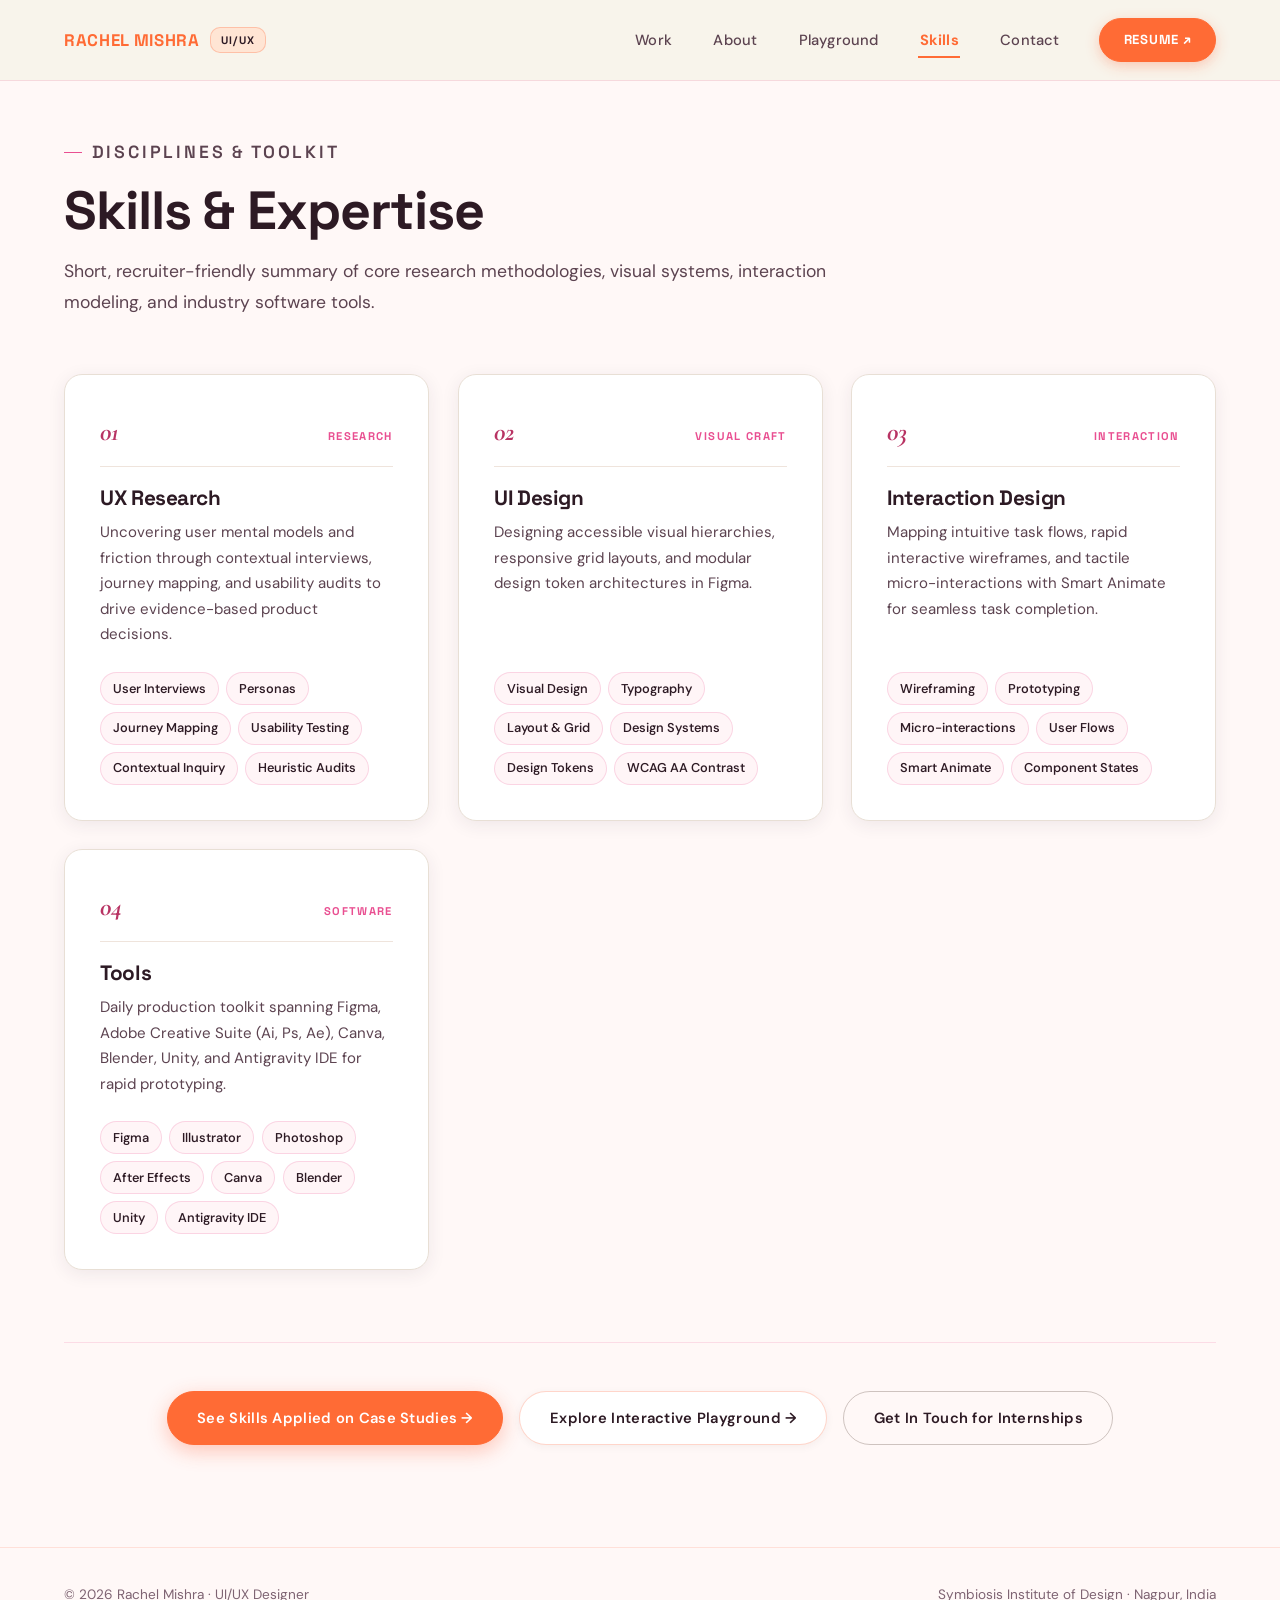
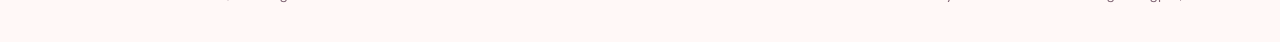
<file: skills.html>
<!DOCTYPE html>
<html lang="en">
<head>
<meta charset="UTF-8">
<meta name="viewport" content="width=device-width, initial-scale=1.0">
<title>Skills &amp; Toolkit — Rachel Mishra | UI/UX Designer</title>
<meta name="description" content="Core UI/UX design disciplines and software toolkit of Rachel Mishra: UX Research, UI Design, Interaction Design, and Production Tools.">
<link rel="preconnect" href="https://fonts.googleapis.com">
<link rel="preconnect" href="https://fonts.gstatic.com" crossorigin>
<link href="https://fonts.googleapis.com/css2?family=Cormorant+Garamond:ital,wght@0,400;0,500;0,600;0,700;1,400;1,600&family=DM+Sans:ital,opsz,wght@0,9..40,400;0,9..40,500;0,9..40,600;0,9..40,700;1,9..40,400&family=Playfair+Display:ital,wght@0,600;0,700;1,400;1,600&family=Space+Grotesk:wght@400;500;600;700&display=swap" rel="stylesheet">
<link rel="stylesheet" href="style.css">
</head>
<body class="subpage">

<div class="cursor-dot" id="cursorDot"></div>
<div class="cursor-ring" id="cursorRing"></div>
<div class="nav-backdrop" id="navBackdrop"></div>

<!-- STICKY EDITORIAL NAVIGATION -->
<header class="nav" id="navbar">
  <a href="index.html" class="nav-mark" aria-label="Rachel Mishra Home">
    <span>RACHEL MISHRA</span>
    <span class="mark-sub">UI/UX</span>
  </a>
  <nav class="nav-links" id="navLinks">
    <a href="projects.html">Work</a>
    <a href="about.html">About</a>
    <a href="playground.html">Playground</a>
    <a href="skills.html" class="active">Skills</a>
    <a href="contact.html">Contact</a>
    <a href="resume.pdf" target="_blank" rel="noopener" class="nav-cta">Resume ↗</a>
  </nav>
  <button class="nav-toggle" id="navToggle" type="button" aria-label="Toggle navigation menu" aria-expanded="false">
    <span></span><span></span><span></span>
  </button>
</header>

<main class="section-light" style="padding-top: 3.5rem;">
  <div class="section-inner">

    <!-- PAGE HEADER -->
    <div class="section-header" style="margin-bottom: 3.5rem;">
      <p class="eyebrow">Disciplines &amp; Toolkit</p>
      <h2>Skills &amp; Expertise</h2>
      <p>Short, recruiter-friendly summary of core research methodologies, visual systems, interaction modeling, and industry software tools.</p>
    </div>

    <!-- SKILLS 4 CATEGORY GRID (SHORT, RECRUITER-FRIENDLY DESCRIPTIONS) -->
    <div class="skills-editorial-grid" style="margin-bottom: 4.5rem;">

      <!-- 01 UX RESEARCH -->
      <article class="skills-category-card">
        <div class="skills-category-top">
          <span class="skills-cat-num">01</span>
          <span class="skills-cat-tag">Research</span>
        </div>
        <h3>UX Research</h3>
        <p>Uncovering user mental models and friction through contextual interviews, journey mapping, and usability audits to drive evidence-based product decisions.</p>
        <div class="skills-pills-list">
          <span class="skill-pill">User Interviews</span>
          <span class="skill-pill">Personas</span>
          <span class="skill-pill">Journey Mapping</span>
          <span class="skill-pill">Usability Testing</span>
          <span class="skill-pill">Contextual Inquiry</span>
          <span class="skill-pill">Heuristic Audits</span>
        </div>
      </article>

      <!-- 02 UI DESIGN -->
      <article class="skills-category-card">
        <div class="skills-category-top">
          <span class="skills-cat-num">02</span>
          <span class="skills-cat-tag">Visual Craft</span>
        </div>
        <h3>UI Design</h3>
        <p>Designing accessible visual hierarchies, responsive grid layouts, and modular design token architectures in Figma.</p>
        <div class="skills-pills-list">
          <span class="skill-pill">Visual Design</span>
          <span class="skill-pill">Typography</span>
          <span class="skill-pill">Layout &amp; Grid</span>
          <span class="skill-pill">Design Systems</span>
          <span class="skill-pill">Design Tokens</span>
          <span class="skill-pill">WCAG AA Contrast</span>
        </div>
      </article>

      <!-- 03 INTERACTION DESIGN -->
      <article class="skills-category-card">
        <div class="skills-category-top">
          <span class="skills-cat-num">03</span>
          <span class="skills-cat-tag">Interaction</span>
        </div>
        <h3>Interaction Design</h3>
        <p>Mapping intuitive task flows, rapid interactive wireframes, and tactile micro-interactions with Smart Animate for seamless task completion.</p>
        <div class="skills-pills-list">
          <span class="skill-pill">Wireframing</span>
          <span class="skill-pill">Prototyping</span>
          <span class="skill-pill">Micro-interactions</span>
          <span class="skill-pill">User Flows</span>
          <span class="skill-pill">Smart Animate</span>
          <span class="skill-pill">Component States</span>
        </div>
      </article>

      <!-- 04 TOOLS -->
      <article class="skills-category-card">
        <div class="skills-category-top">
          <span class="skills-cat-num">04</span>
          <span class="skills-cat-tag">Software</span>
        </div>
        <h3>Tools</h3>
        <p>Daily production toolkit spanning Figma, Adobe Creative Suite (Ai, Ps, Ae), Canva, Blender, Unity, and Antigravity IDE for rapid prototyping.</p>
        <div class="skills-pills-list">
          <span class="skill-pill">Figma</span>
          <span class="skill-pill">Illustrator</span>
          <span class="skill-pill">Photoshop</span>
          <span class="skill-pill">After Effects</span>
          <span class="skill-pill">Canva</span>
          <span class="skill-pill">Blender</span>
          <span class="skill-pill">Unity</span>
          <span class="skill-pill">Antigravity IDE</span>
        </div>
      </article>

    </div>

    <!-- PAGE ACTIONS & PLAYGROUND LINK -->
    <div style="margin-top: 4.5rem; padding-top: 3rem; border-top: 1.5px solid var(--line); text-align: center; display: flex; justify-content: center; align-items: center; gap: 1rem; flex-wrap: wrap;">
      <a href="projects.html" class="btn btn-primary">See Skills Applied on Case Studies &rarr;</a>
      <a href="playground.html" class="btn btn-secondary">Explore Interactive Playground &rarr;</a>
      <a href="contact.html" class="btn btn-ghost">Get In Touch for Internships</a>
    </div>

  </div>
</main>

<!-- FOOTER -->
<footer class="footer-editorial">
  <span class="footer-mark">© <span id="year"></span> Rachel Mishra · UI/UX Designer</span>
  <span>Symbiosis Institute of Design · Nagpur, India</span>
</footer>

<script src="script.js"></script>
</body>
</html>
</file>
<file: style.css>
/* ==========================================================================
   RACHEL MISHRA — UI/UX DESIGNER
   Aesthetic: Solar Pop Creative Studio
   Exact Reference Palette:
     - Warm Sunny Cream: #FBF2E1 (Dominant Primary Background)
     - Pop Coral Orange: #FC5123 (Primary Brand Highlight, Buttons, Selected Works Banner)
     - Pop Rose Pink:    #FA7E96 (Accent Floral Bursts, Sparkles, Stat Card)
     - Soft Peach:       #FAD6BE (Stat Cards, Arches & Pill Badges)
     - Warm Apricot:     #F9C184 (Warm Stats & Accents)
     - Soft Baby Pink:   #F8CCCB (Circular Seal & Delicate Tags)
     - Crisp White:      #FFFFFF (Card Surfaces & Mockup Frames)
     - Warm Espresso:    #3D2618 (Deep Chocolate Typography — High Contrast WCAG AAA)
   Typography:
     - Modern Display:   'Space Grotesk', -apple-system, sans-serif
     - Editorial Script: 'Cormorant Garamond', 'Playfair Display', Georgia, serif
     - Refined Body:     'DM Sans', -apple-system, sans-serif
   ========================================================================== */

/* ---------- 1. CSS VARIABLES & REFINED EDITORIAL PALETTE (LIGHT, PINK, ROSE & ORANGE) ---------- */
:root {
  /* 1. Base Canvas Backgrounds: Warm, very light blush / off-white (#FFF8F7) */
  --warm-ivory: #FFF8F7;
  --vanilla-cream: #FFF8F7;
  --warm-ivory-dark: #FCECE8;
  --cream-surface: #FFF5F3;
  --white: #FFFFFF;
  --bg-primary: #FFF8F7;
  --bg-secondary: #FFF1EF;
  --bg-card: #FFFFFF;

  /* 2. Brand Colourful Accents: Pink, Vibrant Rose, Orange & Soft Lavender */
  --accent-pink: #F4A3C7;
  --accent-rose: #E94F91;
  --accent-orange: #FF9B54;
  --accent-lavender: #E8DFF5;

  /* 3. Pop Orange & Coral Accents */
  --pop-orange: #FF6B35;
  --pop-orange-hover: #E85720;
  --pop-orange-light: rgba(255, 107, 53, 0.12);
  --pop-orange-glow: rgba(255, 107, 53, 0.35);

  --burnt-orange: #FF9B54;
  --burnt-orange-hover: #E88338;
  --burnt-orange-light: rgba(255, 155, 84, 0.16);

  --rose-primary: #E94F91;
  --rose-primary-hover: #D4397B;
  --rose-primary-light: rgba(233, 79, 145, 0.14);
  --rose-primary-glow: rgba(233, 79, 145, 0.35);
  --rose-deep: #D4397B;

  /* 4. Signature Pink, Rose & Lavender Tones */
  --hot-pink: #E94F91;
  --hot-pink-vibrant: #FA579A;
  --hot-pink-hover: #D4397B;
  --hot-pink-light: rgba(233, 79, 145, 0.16);

  --dusty-rose: #E94F91;
  --dusty-rose-hover: #D4397B;
  --dusty-rose-light: rgba(233, 79, 145, 0.16);

  --muted-mauve: #E94F91;
  --muted-mauve-hover: #D4397B;
  --muted-mauve-light: rgba(233, 79, 145, 0.16);
  --muted-rose: #E94F91;

  /* 5. Soft Peaches, Apricots, Blush & Lavender Badges */
  --peach-soft: #FFE5D4;
  --peach-blush: #FFDAC7;
  --apricot-warm: #FFCE9E;
  --warm-peach: #FFD5BE;
  --warm-peach-light: rgba(255, 213, 190, 0.45);
  --sunshine-yellow: #FFCE9E;

  --soft-blush: #FCE8ED;
  --soft-blush-subtle: #FFF0F4;
  --soft-lilac: #E8DFF5;
  --soft-lilac-subtle: #F6F1FB;
  --rose-petal: #FCE8ED;
  --rose-blush: #FFF0F4;
  --rose-porcelain: #FFF5F7;

  /* 6. Typography: Rich Dark Chocolate / Charcoal (WCAG AAA >= 12:1 Contrast on #FFF8F7) */
  --deep-plum: #2D1A24;
  --deep-plum-dark: #1E0F17;
  --deep-plum-subtle: #4D3342;
  --deep-plum-light: rgba(45, 26, 36, 0.08);
  --plum: #2D1A24;
  --plum-deep: #1E0F17;
  --almost-black: #1E0F17;

  --text-primary: #2D1A24;
  --text-secondary: #5C4350;
  --text-muted: #7E6372;

  /* 7. Lines and Borders */
  --line: rgba(233, 79, 145, 0.16);
  --line-strong: rgba(233, 79, 145, 0.32);
  --line-accent: var(--accent-rose);
  --fresh-lime: var(--apricot-warm);
  --dusty-lavender: var(--accent-lavender);

  /* Typography */
  --ff-serif: 'Cormorant Garamond', 'Playfair Display', Georgia, serif;
  --ff-display: 'Space Grotesk', -apple-system, BlinkMacSystemFont, sans-serif;
  --ff-body: 'DM Sans', -apple-system, BlinkMacSystemFont, 'Segoe UI', Roboto, sans-serif;

  /* Geometric & Pill Radii */
  --radius-xs: 6px;
  --radius-sm: 10px;
  --radius-md: 18px;
  --radius-lg: 26px;
  --radius-pill: 9999px;

  /* Warm Terracotta-Espresso Elevation */
  --shadow-sm: 0 2px 8px rgba(61, 38, 24, 0.05);
  --shadow-md: 0 8px 24px rgba(61, 38, 24, 0.08);
  --shadow-lg: 0 16px 40px rgba(61, 38, 24, 0.12);
  --shadow-card: 0 6px 24px rgba(61, 38, 24, 0.07);
  --shadow-card-hover: 0 18px 42px rgba(61, 38, 24, 0.14);
  --shadow-editorial: 0 14px 40px rgba(61, 38, 24, 0.09);
}

/* ---------- 2. RESET & BASE STYLES ---------- */
*, *::before, *::after {
  box-sizing: border-box;
  margin: 0;
  padding: 0;
}

html {
  scroll-behavior: smooth;
  font-size: 16px;
  -webkit-text-size-adjust: 100%;
}

@media (prefers-reduced-motion: reduce) {
  html { scroll-behavior: auto !important; }
  *, *::before, *::after {
    animation-duration: 0.01ms !important;
    animation-iteration-count: 1 !important;
    transition-duration: 0.01ms !important;
    scroll-behavior: auto !important;
  }
  body { opacity: 1 !important; }
  .reveal-on-scroll,
  .section-header h2,
  .section-header .eyebrow,
  .word-reveal,
  .reveal-img-up {
    opacity: 1 !important;
    transform: none !important;
  }
}

body {
  background-color: var(--bg-primary);
  color: var(--text-primary);
  font-family: var(--ff-body);
  font-size: 1.02rem;
  line-height: 1.7;
  -webkit-font-smoothing: antialiased;
  -moz-osx-font-smoothing: grayscale;
  overflow-x: hidden;
  position: relative;
  opacity: 1;
}

body.page-loaded {
  opacity: 1;
}

body.no-scroll {
  overflow: hidden;
  touch-action: none;
}

a {
  color: inherit;
  text-decoration: none;
  transition: color 0.22s ease, opacity 0.22s ease;
}

h1, h2, h3, h4, h5, h6 {
  font-family: var(--ff-display);
  color: var(--deep-plum);
  font-weight: 700;
  line-height: 1.15;
  letter-spacing: -0.02em;
}

p {
  color: var(--text-secondary);
  line-height: 1.75;
}

img, svg {
  display: block;
  max-width: 100%;
}

button {
  font-family: inherit;
  border: none;
  background: none;
  cursor: pointer;
}

:focus-visible {
  outline: 2px solid var(--burnt-orange);
  outline-offset: 3px;
}

/* ---------- 3. EDITORIAL TYPOGRAPHY UTILITIES ---------- */
.serif-italic {
  font-family: var(--ff-serif);
  font-style: italic;
  font-weight: 500;
  letter-spacing: 0.01em;
}

.annotation-badge {
  font-family: var(--ff-display);
  font-size: 0.72rem;
  font-weight: 600;
  letter-spacing: 0.1em;
  text-transform: uppercase;
  color: var(--deep-plum);
  background: var(--soft-blush);
  border: 1px solid var(--line-strong);
  padding: 0.28rem 0.75rem;
  border-radius: var(--radius-pill);
  display: inline-block;
}

.eyebrow {
  font-family: var(--ff-display);
  font-size: 0.78rem;
  font-weight: 600;
  letter-spacing: 0.16em;
  text-transform: uppercase;
  color: var(--muted-mauve);
  margin-bottom: 0.75rem;
  display: flex;
  align-items: center;
  gap: 0.6rem;
}

.eyebrow::before {
  content: '';
  display: inline-block;
  width: 18px;
  height: 1px;
  background: var(--dusty-rose);
}

/* ---------- 4. REFINED FLUID CURSOR ---------- */
.cursor-dot {
  position: fixed;
  top: 0;
  left: 0;
  width: 6px;
  height: 6px;
  background: var(--deep-plum);
  border-radius: 50%;
  pointer-events: none;
  z-index: 9999;
  transform: translate(-50%, -50%);
  opacity: 0;
  transition: opacity 0.3s ease;
}

.cursor-ring {
  position: fixed;
  top: 0;
  left: 0;
  width: 28px;
  height: 28px;
  border: 1px solid rgba(56, 36, 62, 0.45);
  background: rgba(216, 92, 133, 0.05);
  border-radius: 50%;
  pointer-events: none;
  z-index: 9998;
  transform: translate(-50%, -50%);
  opacity: 0;
  transition: opacity 0.3s ease, width 0.28s cubic-bezier(0.16, 1, 0.3, 1), height 0.28s cubic-bezier(0.16, 1, 0.3, 1), border-color 0.2s ease;
}

body.cursor-hover .cursor-ring {
  width: 44px;
  height: 44px;
  border-color: var(--burnt-orange);
  background: rgba(233, 120, 69, 0.08);
}

/* ---------- 5. MINIMAL EDITORIAL NAVIGATION ---------- */
.nav-backdrop {
  position: fixed;
  inset: 0;
  background: rgba(45, 26, 36, 0.4);
  z-index: 998;
  display: none;
  opacity: 0;
  pointer-events: none;
  transition: opacity 0.25s ease;
}

.nav-backdrop.active {
  display: block;
  opacity: 1;
  pointer-events: auto;
}

.nav {
  position: sticky;
  top: 0;
  left: 0;
  width: 100%;
  z-index: 1000;
  background: rgba(248, 243, 234, 0.92);
  backdrop-filter: blur(14px);
  -webkit-backdrop-filter: blur(14px);
  border-bottom: 1px solid var(--line);
  padding: 1.15rem clamp(1.4rem, 5vw, 4.5rem);
  display: flex;
  align-items: center;
  justify-content: space-between;
  transition: padding 0.25s ease, background 0.25s ease;
}

.nav.scrolled {
  padding-top: 0.85rem;
  padding-bottom: 0.85rem;
  background: rgba(248, 243, 234, 0.98);
  box-shadow: 0 4px 18px rgba(56, 36, 62, 0.03);
}

.nav-mark {
  font-family: var(--ff-display);
  font-size: 1.05rem;
  font-weight: 800;
  letter-spacing: 0.04em;
  color: var(--pop-orange);
  display: flex;
  align-items: center;
  gap: 0.65rem;
}

.nav-mark .mark-sub {
  font-family: var(--ff-display);
  font-size: 0.68rem;
  font-weight: 700;
  letter-spacing: 0.12em;
  color: var(--deep-plum);
  background: var(--peach-soft);
  border: 1px solid rgba(252, 81, 35, 0.25);
  padding: 0.18rem 0.6rem;
  border-radius: var(--radius-sm);
  text-transform: uppercase;
}

.nav-links {
  display: flex;
  align-items: center;
  gap: 2.4rem;
}

.nav-links a {
  font-family: var(--ff-body);
  font-size: 0.92rem;
  font-weight: 500;
  color: var(--text-secondary);
  position: relative;
  padding: 0.35rem 0.1rem;
  letter-spacing: 0.01em;
  transition: color 0.22s ease;
}

.nav-links a::after {
  content: '';
  position: absolute;
  bottom: 0;
  left: 0;
  width: 100%;
  height: 2px;
  background: var(--pop-orange);
  transform: scaleX(0);
  transform-origin: right;
  transition: transform 0.28s cubic-bezier(0.16, 1, 0.3, 1);
}

.nav-links a:hover {
  color: var(--pop-orange);
}

.nav-links a:hover::after {
  transform: scaleX(1);
  transform-origin: left;
}

.nav-links a.active {
  color: var(--pop-orange);
  font-weight: 700;
}

.nav-links a.active::after {
  transform: scaleX(1);
  height: 2px;
  background: var(--pop-orange);
}

.nav-cta {
  background: var(--pop-orange) !important;
  color: #FFFFFF !important;
  font-family: var(--ff-display) !important;
  font-weight: 700 !important;
  font-size: 0.82rem !important;
  padding: 0.6rem 1.45rem !important;
  border-radius: var(--radius-pill) !important;
  border: 1px solid var(--pop-orange) !important;
  letter-spacing: 0.06em !important;
  text-transform: uppercase !important;
  box-shadow: 0 4px 14px rgba(252, 81, 35, 0.28) !important;
  transition: all 0.25s cubic-bezier(0.16, 1, 0.3, 1) !important;
}

.nav-cta:hover {
  background: var(--pop-orange-hover) !important;
  border-color: var(--pop-orange-hover) !important;
  color: #FFFFFF !important;
  transform: translateY(-2px) !important;
  box-shadow: 0 8px 22px rgba(252, 81, 35, 0.40) !important;
}

.nav-cta.active::after {
  display: none !important;
}

/* Mobile Toggle */
.nav-toggle {
  display: none;
  flex-direction: column;
  justify-content: center;
  align-items: center;
  gap: 5px;
  width: 40px;
  height: 40px;
  border-radius: var(--radius-sm);
  border: 1px solid var(--line);
  background: var(--white);
  cursor: pointer;
  z-index: 1001;
}

.nav-toggle span {
  display: block;
  width: 20px;
  height: 1.5px;
  background: var(--deep-plum);
  transition: transform 0.25s ease, opacity 0.25s ease;
}

.nav-toggle.open span:nth-child(1) {
  transform: translateY(6.5px) rotate(45deg);
}

.nav-toggle.open span:nth-child(2) {
  opacity: 0;
}

.nav-toggle.open span:nth-child(3) {
  transform: translateY(-6.5px) rotate(-45deg);
}

/* ---------- 6. REFINED EDITORIAL BUTTONS ---------- */
.btn {
  display: inline-flex;
  align-items: center;
  justify-content: center;
  gap: 0.55rem;
  font-family: var(--ff-body);
  font-size: 0.92rem;
  font-weight: 600;
  padding: 0.82rem 1.85rem;
  border-radius: var(--radius-pill);
  border: 1px solid transparent;
  transition: all 0.24s cubic-bezier(0.16, 1, 0.3, 1);
  white-space: nowrap;
  letter-spacing: 0.02em;
  position: relative;
  cursor: pointer;
  user-select: none;
}

.btn:active {
  transform: translateY(1px);
}

.btn-arrow {
  display: inline-block;
  font-family: var(--ff-display);
  transition: transform 0.22s cubic-bezier(0.16, 1, 0.3, 1);
}

.btn:hover .btn-arrow {
  transform: translateX(3px);
}

.btn-primary {
  background: var(--pop-orange);
  color: #FFFFFF;
  border-color: var(--pop-orange);
  box-shadow: 0 6px 20px rgba(252, 81, 35, 0.30);
}

.btn-primary:hover {
  background: var(--pop-orange-hover);
  border-color: var(--pop-orange-hover);
  box-shadow: 0 10px 28px rgba(252, 81, 35, 0.42);
  transform: translateY(-2px);
}

.btn-secondary {
  background: var(--white);
  color: var(--deep-plum);
  border-color: rgba(252, 81, 35, 0.24);
  box-shadow: var(--shadow-sm);
}

.btn-secondary:hover {
  background: #FFF3EB;
  border-color: var(--pop-orange);
  color: var(--pop-orange);
  transform: translateY(-2px);
  box-shadow: 0 6px 18px rgba(252, 81, 35, 0.16);
}

.btn-ghost {
  background: transparent;
  color: var(--deep-plum);
  border-color: rgba(61, 38, 24, 0.25);
}

.btn-ghost:hover {
  background: var(--white);
  border-color: var(--deep-plum);
  transform: translateY(-2px);
}

.btn-accent {
  background: var(--hot-pink);
  color: #FFFFFF;
}

.btn-accent:hover {
  background: var(--hot-pink-hover);
  transform: translateY(-2px);
}

.btn-figma {
  background: #2D1A24;
  color: #FFFFFF !important;
  border: 1.5px solid rgba(244, 163, 199, 0.45);
  box-shadow: 0 4px 14px rgba(45, 26, 36, 0.18);
}

.btn-figma:hover {
  background: #3E2432;
  color: #FFFFFF !important;
  border-color: var(--accent-rose);
  transform: translateY(-2px);
  box-shadow: 0 8px 24px rgba(223, 74, 122, 0.28);
}

.btn-canva {
  background: #FFF8F7;
  color: var(--deep-plum) !important;
  border: 1.5px solid var(--pop-orange);
  box-shadow: 0 4px 14px rgba(255, 107, 53, 0.14);
}

.btn-canva:hover {
  background: #FFF0E8;
  color: var(--pop-orange) !important;
  border-color: #E0531B;
  transform: translateY(-2px);
  box-shadow: 0 8px 24px rgba(255, 107, 53, 0.25);
}

/* ---------- 7. CONTINUOUS EDITORIAL MARQUEE ---------- */
.marquee-wrapper {
  display: none !important;
}

/* ---------- 8. HERO SECTION (EDITORIAL STUDIO OPENING) ---------- */
.hero {
  position: relative;
  min-height: calc(100vh - 74px);
  padding: clamp(3.5rem, 6vw, 6.5rem) clamp(1.4rem, 5vw, 4.5rem);
  background: #FFF8F7 !important;
  display: flex;
  align-items: center;
  overflow: hidden;
}

/* Abstract Shape Layers Permanently Removed */
.hero-abstract-shape,
.shape-plum,
.shape-lilac,
.contact-abstract-shape {
  display: none !important;
}

@keyframes floatOrbPlum {
  0% { transform: translate3d(0, 0, 0) scale(1); }
  50% { transform: translate3d(-30px, 25px, 0) scale(1.06); }
  100% { transform: translate3d(20px, -20px, 0) scale(0.96); }
}

@keyframes floatOrbLilac {
  0% { transform: translate3d(0, 0, 0) scale(1); }
  50% { transform: translate3d(25px, -30px, 0) scale(1.04); }
  100% { transform: translate3d(-20px, 15px, 0) scale(0.95); }
}

/* ---------- 3D GLOSSY FLOATING DECORATIVE ASSETS ---------- */
.hero-decor-item {
  position: absolute;
  pointer-events: none;
  z-index: 3;
  display: flex;
  align-items: center;
  justify-content: center;
  transition: transform 0.4s cubic-bezier(0.16, 1, 0.3, 1);
  will-change: transform;
}

.decor-3d-img {
  display: block;
  width: 100%;
  height: 100%;
  object-fit: contain;
  filter: drop-shadow(0 16px 28px rgba(61, 38, 24, 0.28)) drop-shadow(0 6px 12px rgba(252, 81, 35, 0.22)) drop-shadow(0 2px 4px rgba(61, 38, 24, 0.16));
  transition: transform 0.35s cubic-bezier(0.16, 1, 0.3, 1), filter 0.35s ease;
}

.hero-decor-item:hover .decor-3d-img {
  filter: drop-shadow(0 22px 36px rgba(61, 38, 24, 0.36)) drop-shadow(0 8px 16px rgba(250, 126, 150, 0.26)) drop-shadow(0 3px 6px rgba(61, 38, 24, 0.20));
}

/* Specific Positioning & Sizing - Preserves Reading Flow Without Overlapping Text */
.decor-sparkle-1 {
  top: clamp(2rem, 5vw, 4.5rem);
  left: clamp(1.2rem, 3.5vw, 3.5rem);
  width: clamp(56px, 6vw, 80px);
  height: clamp(56px, 6vw, 80px);
  animation: float3DSparkle 9s ease-in-out infinite;
}

.decor-flower {
  top: clamp(1.5rem, 4vw, 3.5rem);
  left: clamp(48%, 51vw, 56%);
  width: clamp(62px, 6.5vw, 88px);
  height: clamp(62px, 6.5vw, 88px);
  animation: float3DFlower 12s ease-in-out infinite;
}

.decor-sparkle-2 {
  bottom: clamp(3rem, 7vw, 6.5rem);
  right: clamp(1rem, 3.5vw, 3.5rem);
  width: clamp(52px, 5.5vw, 74px);
  height: clamp(52px, 5.5vw, 74px);
  animation: float3DStar 10s ease-in-out infinite;
}

.decor-orb {
  bottom: clamp(2rem, 5vw, 4.5rem);
  left: clamp(2rem, 7vw, 6.5rem);
  width: clamp(44px, 4.8vw, 62px);
  height: clamp(44px, 4.8vw, 62px);
  animation: float3DOrb 11s ease-in-out infinite;
}

/* Floating Dimensional Physics Keyframes */
@keyframes float3DSparkle {
  0%, 100% {
    transform: translate3d(0, 0, 0) rotate(0deg) scale(1);
  }
  33% {
    transform: translate3d(8px, -14px, 0) rotate(6deg) scale(1.04);
  }
  66% {
    transform: translate3d(-6px, -6px, 0) rotate(-4deg) scale(0.98);
  }
}

@keyframes float3DFlower {
  0%, 100% {
    transform: translate3d(0, 0, 0) rotate(0deg) scale(1);
  }
  40% {
    transform: translate3d(-10px, -16px, 0) rotate(-8deg) scale(1.05);
  }
  80% {
    transform: translate3d(6px, -8px, 0) rotate(5deg) scale(0.97);
  }
}

@keyframes float3DStar {
  0%, 100% {
    transform: translate3d(0, 0, 0) rotate(0deg) scale(1);
  }
  35% {
    transform: translate3d(-8px, -15px, 0) rotate(-7deg) scale(1.06);
  }
  70% {
    transform: translate3d(6px, -5px, 0) rotate(5deg) scale(0.98);
  }
}

@keyframes float3DOrb {
  0%, 100% {
    transform: translate3d(0, 0, 0) scale(1);
  }
  50% {
    transform: translate3d(8px, -18px, 0) scale(1.08);
  }
}

@media (max-width: 900px) {
  .decor-flower {
    left: auto;
    right: 1.5rem;
    top: 1.5rem;
    width: 48px;
    height: 48px;
  }
  .decor-sparkle-1 {
    top: 1rem;
    left: 1rem;
    width: 44px;
    height: 44px;
  }
  .decor-sparkle-2 {
    bottom: 2rem;
    right: 1rem;
    width: 42px;
    height: 42px;
  }
  .decor-orb {
    bottom: 1.5rem;
    left: 1.5rem;
    width: 36px;
    height: 36px;
  }
}

/* Contact 3D Star Accent with Deep Occlusion & Warm Amber Rim Glow */
.contact-decor-star {
  position: absolute;
  top: clamp(2.5rem, 6vw, 4.5rem);
  right: clamp(1.5rem, 6vw, 5rem);
  width: clamp(48px, 5vw, 68px);
  height: clamp(48px, 5vw, 68px);
  pointer-events: none;
  z-index: 2;
  animation: float3DStar 10s ease-in-out infinite;
}

.contact-decor-star .decor-3d-img {
  filter: drop-shadow(0 16px 28px rgba(61, 38, 24, 0.28)) drop-shadow(0 0 16px rgba(252, 81, 35, 0.35)) drop-shadow(0 2px 4px rgba(61, 38, 24, 0.16)) !important;
}

.hero-grid {
  position: relative;
  z-index: 1;
  max-width: 1320px;
  width: 100%;
  margin: 0 auto;
  display: grid;
  grid-template-columns: 1.35fr 1fr;
  gap: clamp(2.5rem, 5vw, 5rem);
  align-items: center;
}

.hero-content {
  display: flex;
  flex-direction: column;
}

.hero-meta-strip {
  display: flex;
  flex-wrap: wrap;
  align-items: center;
  gap: 0.75rem;
  margin-bottom: 2rem;
}

.status-pill {
  display: inline-flex;
  align-items: center;
  gap: 0.55rem;
  background: var(--white);
  border: 1px solid var(--line);
  padding: 0.35rem 0.95rem;
  border-radius: var(--radius-pill);
  font-family: var(--ff-body);
  font-size: 0.82rem;
  font-weight: 500;
  color: var(--deep-plum);
  box-shadow: var(--shadow-sm);
}

.status-pulse {
  width: 7px;
  height: 7px;
  border-radius: 50%;
  background: var(--burnt-orange);
  box-shadow: 0 0 0 0 rgba(233, 120, 69, 0.5);
  animation: pulseBurnt 2.4s infinite;
}

@keyframes pulseBurnt {
  0% { box-shadow: 0 0 0 0 rgba(252, 81, 35, 0.55); }
  70% { box-shadow: 0 0 0 7px rgba(252, 81, 35, 0); }
  100% { box-shadow: 0 0 0 0 rgba(252, 81, 35, 0); }
}

.hero-title {
  font-family: var(--ff-display);
  font-size: clamp(2.8rem, 5.2vw, 4.6rem);
  font-weight: 800;
  line-height: 1.08;
  letter-spacing: -0.025em;
  color: var(--pop-orange);
  margin-bottom: 1.8rem;
}

.hero-name-accent {
  color: var(--pop-orange);
  font-weight: 800;
}

.hero-title .title-block {
  display: block;
}

.hero-title .title-intro {
  font-family: var(--ff-display);
  font-size: clamp(1.2rem, 2vw, 1.6rem);
  font-weight: 600;
  letter-spacing: 0.14em;
  text-transform: uppercase;
  color: var(--muted-mauve);
  margin-bottom: 0.6rem;
  display: block;
}

.hero-title .serif-italic {
  font-family: var(--ff-serif);
  font-style: italic;
  font-weight: 400;
  color: var(--dusty-rose);
}

.hero-title .word-reveal {
  display: inline-block;
  opacity: 0;
  transform: translateY(16px);
  animation: wordFadeUp 0.65s cubic-bezier(0.16, 1, 0.3, 1) forwards;
  animation-delay: calc(var(--i, 1) * 0.04s + 0.1s);
  will-change: transform, opacity;
}

@keyframes wordFadeUp {
  to {
    opacity: 1;
    transform: translateY(0);
  }
}

.hero-sub {
  font-size: clamp(1.08rem, 1.7vw, 1.25rem);
  line-height: 1.75;
  color: var(--text-secondary);
  max-width: 600px;
  margin-bottom: 2.4rem;
  font-weight: 400;
}

.hero-actions {
  display: flex;
  flex-wrap: wrap;
  gap: 1rem;
  align-items: center;
  margin-bottom: 2.8rem;
}

.hero-chips-row {
  display: flex;
  flex-wrap: wrap;
  gap: 0.6rem;
  align-items: center;
}

.hero-chip {
  font-family: var(--ff-body);
  font-size: 0.82rem;
  font-weight: 500;
  color: var(--text-secondary);
  background: var(--white);
  border: 1px solid var(--line);
  padding: 0.35rem 0.95rem;
  border-radius: var(--radius-pill);
  transition: all 0.2s ease;
}

.hero-chip:hover {
  border-color: var(--dusty-rose);
  color: var(--deep-plum);
  background: var(--soft-blush);
}

.scroll-indicator-bar {
  display: inline-flex;
  align-items: center;
  gap: 0.75rem;
  margin-top: 2.5rem;
  font-family: var(--ff-display);
  font-size: 0.78rem;
  font-weight: 600;
  letter-spacing: 0.08em;
  text-transform: uppercase;
  color: var(--text-muted);
  transition: color 0.2s ease;
}

.scroll-indicator-bar:hover {
  color: var(--burnt-orange);
}

.scroll-arrow-badge {
  display: inline-flex;
  align-items: center;
  justify-content: center;
  width: 26px;
  height: 26px;
  border-radius: 50%;
  background: var(--white);
  border: 1px solid var(--line);
  font-size: 0.75rem;
}

/* Hero Right: Sophisticated Studio Portrait */
.hero-visual {
  position: relative;
  display: flex;
  justify-content: center;
  align-items: center;
}

.portrait-frame-wrapper {
  position: relative;
  width: 100%;
  max-width: 420px;
}

/* Solar Pop Radiant Sunburst Disc & Orange Crescent behind Portrait */
.portrait-frame-wrapper::before {
  content: '';
  position: absolute;
  top: -45px;
  right: -55px;
  width: clamp(280px, 35vw, 420px);
  height: clamp(280px, 35vw, 420px);
  background-image: url('decor_solar_sunburst.svg');
  background-size: contain;
  background-repeat: no-repeat;
  z-index: 0;
  pointer-events: none;
}

.portrait-editorial-card {
  position: relative;
  z-index: 1;
  background: var(--white);
  border: 2.5px solid #FFFFFF;
  border-radius: 28px;
  overflow: hidden;
  box-shadow: 0 20px 50px rgba(61, 38, 24, 0.16);
  transition: transform 0.4s cubic-bezier(0.16, 1, 0.3, 1), box-shadow 0.4s ease;
}

.portrait-editorial-card:hover {
  transform: translateY(-4px);
  box-shadow: 0 26px 60px rgba(61, 38, 24, 0.22);
}

.portrait-img {
  width: 100%;
  height: 520px;
  object-fit: cover;
  object-position: center 25%;
  display: block;
  transition: transform 0.6s cubic-bezier(0.16, 1, 0.3, 1);
}

.portrait-editorial-card:hover .portrait-img {
  transform: scale(1.02);
}

/* Solar Pop Baby-Pink Circular Sticker Seal (Creative With Purpose) */
.rotating-badge-stamp {
  position: absolute;
  bottom: -20px;
  right: -20px;
  width: 110px;
  height: 110px;
  border-radius: 50%;
  background: #F8CCCB;
  border: 2px solid rgba(252, 81, 35, 0.28);
  box-shadow: 0 14px 32px rgba(61, 38, 24, 0.18), 0 3px 8px rgba(61, 38, 24, 0.10);
  display: flex;
  align-items: center;
  justify-content: center;
  z-index: 5;
  cursor: pointer;
  transition: transform 0.35s cubic-bezier(0.16, 1, 0.3, 1), background 0.25s ease, box-shadow 0.35s ease;
}

.rotating-badge-stamp:hover {
  transform: scale(1.08) rotate(10deg);
  background: #FBD4C3;
  box-shadow: 0 18px 40px rgba(61, 38, 24, 0.22);
}

.rotating-stamp-svg {
  width: 100%;
  height: 100%;
  animation: spinSlow 20s linear infinite;
  transform-origin: center;
}

.rotating-badge-stamp:hover .rotating-stamp-svg {
  animation-duration: 8s;
}

.stamp-text {
  font-family: var(--ff-display);
  font-size: 8.5px;
  font-weight: 800;
  letter-spacing: 2.2px;
  text-transform: uppercase;
  fill: #3D2618;
}

.badge-center-sparkle {
  position: absolute;
  font-family: var(--ff-serif);
  font-style: italic;
  font-size: 1.15rem;
  font-weight: 800;
  color: #FC5123;
}

@keyframes spinSlow {
  from { transform: rotate(0deg); }
  to { transform: rotate(360deg); }
}

.floating-stamp {
  position: absolute;
  font-family: var(--ff-display);
  font-size: 0.72rem;
  font-weight: 600;
  letter-spacing: 0.08em;
  text-transform: uppercase;
  color: var(--deep-plum);
  background: var(--white);
  border: 1px solid var(--line);
  padding: 0.35rem 0.85rem;
  border-radius: var(--radius-pill);
  box-shadow: var(--shadow-sm);
  z-index: 4;
}

.stamp-top-right {
  top: -14px;
  right: -14px;
}

.stamp-bottom-left {
  bottom: -14px;
  left: -14px;
}

/* ---------- 9. SECTIONS & REFINED RHYTHM ---------- */
.section-light {
  background: var(--warm-ivory);
  padding: clamp(5rem, 8vw, 8rem) clamp(1.4rem, 5vw, 4.5rem);
}

.section-secondary {
  background: var(--soft-blush);
  padding: clamp(5rem, 8vw, 8rem) clamp(1.4rem, 5vw, 4.5rem);
  border-top: 1px solid var(--line);
  border-bottom: 1px solid var(--line);
}

.section-dark {
  background: #FFF5F2;
  color: var(--text-primary);
  padding: clamp(5rem, 8vw, 8rem) clamp(1.4rem, 5vw, 4.5rem);
  border-top: 1px solid var(--line);
  border-bottom: 1px solid var(--line);
}

.section-dark h2,
.section-dark h3,
.section-dark h4 {
  color: var(--text-primary);
}

.section-dark p {
  color: var(--text-secondary);
}

.section-inner {
  max-width: 1320px;
  width: 100%;
  margin: 0 auto;
}

.section-header {
  margin-bottom: 4rem;
  max-width: 820px;
}

.section-header h2 {
  font-size: clamp(2.4rem, 4.2vw, 3.6rem);
  line-height: 1.15;
  margin-bottom: 0.9rem;
}

.section-header p {
  font-size: 1.1rem;
  line-height: 1.75;
  color: var(--text-secondary);
}

/* ---------- 10. SELECTED WORK (VISUAL CENTERPIECE) ---------- */
.projects-editorial-list {
  display: flex;
  flex-direction: column;
  gap: clamp(4.5rem, 7vw, 7.5rem);
}

.project-editorial-card {
  background: var(--white);
  border: 1.5px solid #E8DFD5;
  border-radius: var(--radius-lg);
  padding: clamp(2.2rem, 4.5vw, 3.6rem);
  box-shadow: 0 10px 30px rgba(56, 36, 62, 0.08);
  transition: transform 0.35s cubic-bezier(0.16, 1, 0.3, 1), box-shadow 0.35s ease, border-color 0.25s ease;
  position: relative;
}

.project-editorial-card:hover {
  transform: translateY(-4px);
  border-color: #DDA3BA;
  box-shadow: 0 20px 48px rgba(56, 36, 62, 0.14);
}

.project-card-top {
  display: flex;
  justify-content: space-between;
  align-items: flex-start;
  margin-bottom: 2rem;
}

.project-num-badge {
  font-family: var(--ff-display);
  font-size: 0.72rem;
  font-weight: 700;
  letter-spacing: 0.12em;
  color: #C24B15;
  background: #FFF8F3;
  border: 1px solid #F5D3C1;
  padding: 0.32rem 0.8rem;
  border-radius: var(--radius-pill);
}

.project-category-tag {
  font-family: var(--ff-body);
  font-size: 0.78rem;
  font-weight: 600;
  color: var(--deep-plum);
  background: var(--soft-blush);
  border: 1px solid var(--line);
  padding: 0.32rem 0.8rem;
  border-radius: var(--radius-pill);
}

.project-scope-tag {
  font-family: var(--ff-body);
  font-size: 0.78rem;
  font-weight: 600;
  color: var(--text-secondary);
  padding: 0.32rem 0.6rem;
}

.project-title {
  font-size: clamp(2rem, 3.5vw, 2.8rem);
  font-weight: 700;
  color: var(--deep-plum);
  line-height: 1.2;
  margin-top: 0.8rem;
  margin-bottom: 0.5rem;
}

.project-tagline {
  font-family: var(--ff-serif);
  font-size: 1.18rem;
  font-style: italic;
  color: var(--dusty-rose);
  margin-bottom: 1.2rem;
  font-weight: 500;
}

.project-description {
  font-size: 1.05rem;
  color: var(--text-secondary);
  line-height: 1.75;
  max-width: 880px;
}

/* Role & Contribution Meta Pill Box */
.project-role-bar {
  background: var(--warm-ivory);
  border: 1px solid var(--line);
  border-radius: var(--radius-md);
  padding: 1.4rem 1.8rem;
  display: grid;
  grid-template-columns: repeat(auto-fit, minmax(220px, 1fr));
  gap: 1.5rem;
  margin-top: 2rem;
  margin-bottom: 2rem;
}

.role-item {
  display: flex;
  flex-direction: column;
  gap: 0.25rem;
}

.role-label {
  font-family: var(--ff-display);
  font-size: 0.72rem;
  font-weight: 700;
  letter-spacing: 0.12em;
  text-transform: uppercase;
  color: var(--muted-mauve);
}

.role-val {
  font-size: 0.94rem;
  font-weight: 600;
  color: var(--deep-plum);
  line-height: 1.5;
}

.project-tools-row {
  display: flex;
  flex-wrap: wrap;
  gap: 0.5rem;
  margin-bottom: 2.2rem;
}

.project-tool-pill {
  font-family: var(--ff-body);
  font-size: 0.80rem;
  font-weight: 500;
  color: var(--deep-plum);
  background: var(--soft-blush);
  border: 1px solid var(--line);
  padding: 0.3rem 0.8rem;
  border-radius: var(--radius-pill);
}

.project-actions {
  display: flex;
  flex-wrap: wrap;
  gap: 1rem;
  margin-bottom: 2.5rem;
}

/* Structured Narrative Blocks (Problem, Research, Process, etc.) */
.project-process-grid {
  display: grid;
  grid-template-columns: repeat(auto-fit, minmax(280px, 1fr));
  gap: 1.5rem;
  margin-bottom: 2.5rem;
}

.process-card {
  background: var(--warm-ivory);
  border: 1px solid var(--line);
  border-radius: var(--radius-md);
  padding: 1.6rem;
  display: flex;
  flex-direction: column;
}

.process-card-header {
  display: flex;
  align-items: center;
  gap: 0.5rem;
  margin-bottom: 0.75rem;
}

.process-tag {
  font-family: var(--ff-display);
  font-size: 0.70rem;
  font-weight: 700;
  letter-spacing: 0.12em;
  text-transform: uppercase;
  color: var(--muted-mauve);
}

.process-card h4 {
  font-size: 1.15rem;
  color: var(--deep-plum);
  margin-bottom: 0.5rem;
}

.process-card p {
  font-size: 0.94rem;
  color: var(--text-secondary);
  line-height: 1.7;
}

/* Large Project Showcase Container */
.project-showcase-box {
  background: #FFFFFF;
  border: 1.5px solid rgba(233, 79, 145, 0.20);
  border-radius: var(--radius-md);
  overflow: hidden;
  box-shadow: 0 16px 40px rgba(45, 26, 36, 0.08);
}

.showcase-header {
  background: #FFF5F7;
  padding: 0.85rem 1.4rem;
  display: flex;
  align-items: center;
  justify-content: space-between;
  flex-wrap: wrap;
  gap: 0.8rem;
  border-bottom: 1px solid rgba(233, 79, 145, 0.14);
}

.showcase-header-left {
  display: flex;
  align-items: center;
  gap: 1rem;
}

.window-dots {
  display: flex;
  gap: 6px;
}

.window-dots span {
  width: 10px;
  height: 10px;
  border-radius: 50%;
}

.dot-1 { background: #FF9B54; }
.dot-2 { background: #F4A3C7; }
.dot-3 { background: #E94F91; }

.showcase-path {
  font-family: var(--ff-display);
  font-size: 0.78rem;
  font-weight: 600;
  color: var(--accent-rose);
  letter-spacing: 0.04em;
}

.showcase-tabs {
  display: flex;
  gap: 0.45rem;
  flex-wrap: wrap;
}

.screen-tab {
  font-family: var(--ff-body);
  font-size: 0.78rem;
  font-weight: 500;
  padding: 0.38rem 0.85rem;
  border-radius: var(--radius-pill);
  background: #FFFFFF;
  border: 1px solid rgba(233, 79, 145, 0.22);
  color: var(--text-primary);
  cursor: pointer;
  transition: all 0.2s ease;
}

.screen-tab:hover {
  background: #FFF0F4;
  border-color: var(--accent-rose);
  color: var(--accent-rose);
}

.screen-tab.active {
  background: var(--accent-rose);
  border-color: var(--accent-rose);
  color: #FFFFFF;
  font-weight: 600;
  box-shadow: 0 2px 10px rgba(233, 79, 145, 0.35);
}

.showcase-viewport {
  background: #FAF6F6;
  width: 100%;
  min-height: 440px;
  display: flex;
  align-items: center;
  justify-content: center;
  overflow: hidden;
  border-bottom: 1px solid rgba(233, 79, 145, 0.14);
  padding: 1.5rem;
}

.showcase-viewport img {
  width: 100%;
  height: auto;
  max-height: 650px;
  object-fit: contain;
  display: block;
  border-radius: 6px;
  box-shadow: 0 10px 30px rgba(45, 26, 36, 0.12);
  transition: transform 0.5s cubic-bezier(0.16, 1, 0.3, 1), opacity 0.25s ease;
}

.project-editorial-card:hover .showcase-viewport img {
  transform: scale(1.015);
}

.showcase-caption {
  padding: 1rem 1.6rem;
  background: #FFF5F7;
  color: var(--text-primary);
  display: flex;
  align-items: center;
  justify-content: space-between;
  flex-wrap: wrap;
  gap: 1rem;
  border-top: 1px solid rgba(233, 79, 145, 0.12);
}

.showcase-caption-text {
  font-size: 0.90rem;
  color: var(--text-secondary);
  line-height: 1.6;
  max-width: 860px;
}

.showcase-caption-text strong {
  color: var(--accent-rose);
}

.provenance-pill {
  font-family: var(--ff-display);
  font-size: 0.72rem;
  font-weight: 700;
  letter-spacing: 0.08em;
  color: #684880;
  background: #E8DFF5;
  border: 1px solid #D6C4E9;
  padding: 0.28rem 0.75rem;
  border-radius: var(--radius-pill);
  white-space: nowrap;
}

.showcase-thumbs {
  padding: 0.95rem 1.4rem;
  background: #FFFFFF;
  display: grid;
  grid-template-columns: repeat(auto-fit, minmax(230px, 1fr));
  gap: 0.85rem;
}

.showcase-thumb-btn {
  display: flex;
  align-items: center;
  gap: 0.85rem;
  padding: 0.60rem 0.85rem;
  background: #FFF8F7;
  border: 1px solid rgba(233, 79, 145, 0.16);
  border-radius: var(--radius-sm);
  text-align: left;
  cursor: pointer;
  transition: all 0.2s ease;
}

.showcase-thumb-btn:hover {
  background: #FFF0F4;
  border-color: var(--accent-rose);
}

.showcase-thumb-btn.active {
  background: #FFEBF2;
  border-color: var(--accent-rose);
}

.showcase-thumb-img {
  width: 54px;
  height: 42px;
  object-fit: cover;
  border-radius: 4px;
  border: 1px solid rgba(233, 79, 145, 0.20);
  flex-shrink: 0;
}

.showcase-thumb-info h4 {
  font-size: 0.82rem;
  color: var(--text-primary);
  margin-bottom: 0.15rem;
  line-height: 1.25;
}

.showcase-thumb-info p {
  font-size: 0.74rem;
  color: var(--text-muted);
  line-height: 1.35;
}

/* ---------- 11. ABOUT SECTION & THE THREE D'S ---------- */
.about-grid {
  display: grid;
  grid-template-columns: 420px 1fr;
  gap: clamp(2.5rem, 5vw, 5rem);
  align-items: start;
}

.about-photo-wrapper {
  position: sticky;
  top: 96px;
}

.about-photo-card {
  position: relative;
  background: var(--white);
  border: 1.5px solid #E8DFD5;
  border-radius: var(--radius-lg);
  overflow: hidden;
  box-shadow: 0 16px 36px rgba(22, 5, 28, 0.32);
  transition: transform 0.3s ease, box-shadow 0.3s ease;
}

.about-photo-card:hover {
  transform: translateY(-3px);
  box-shadow: 0 22px 48px rgba(22, 5, 28, 0.40);
}

.about-photo-card img {
  width: 100%;
  height: auto;
  object-fit: cover;
  display: block;
}

.about-status-card {
  margin-top: 1.2rem;
  background: var(--white);
  border: 1.5px solid #E8DFD5;
  border-radius: var(--radius-md);
  padding: 1.2rem 1.4rem;
  box-shadow: 0 10px 24px rgba(22, 5, 28, 0.22);
  display: flex;
  flex-direction: column;
  gap: 0.35rem;
}

.about-content {
  display: flex;
  flex-direction: column;
}

.about-content .about-title {
  font-size: clamp(2.2rem, 4vw, 3.2rem);
  color: var(--deep-plum);
  margin-bottom: 0.4rem;
}

.about-role-sub {
  font-family: var(--ff-serif);
  font-style: italic;
  font-size: 1.25rem;
  color: var(--dusty-rose);
  margin-bottom: 2rem;
  font-weight: 500;
}

.about-narrative {
  display: flex;
  flex-direction: column;
  gap: 1.3rem;
  margin-bottom: 2.4rem;
}

.about-narrative p {
  font-size: 1.05rem;
  line-height: 1.8;
}

.about-narrative strong {
  color: var(--deep-plum);
  font-weight: 600;
}

/* The Three D's Grid */
.passions-grid {
  display: grid;
  grid-template-columns: repeat(auto-fit, minmax(280px, 1fr));
  gap: 1.6rem;
  margin-top: 2.5rem;
}

.passion-card {
  border-radius: var(--radius-md);
  padding: 2.2rem;
  box-shadow: 0 10px 24px rgba(61, 38, 24, 0.08) !important;
  transition: transform 0.3s cubic-bezier(0.16, 1, 0.3, 1), box-shadow 0.3s ease, border-color 0.25s ease;
  display: flex;
  flex-direction: column;
}

.passion-card:nth-child(1) {
  background: #FAD6BE !important;
  border: 1.5px solid #F5BEA0 !important;
}

.passion-card:nth-child(2) {
  background: #F8CCCB !important;
  border: 1.5px solid #F5A8B8 !important;
}

.passion-card:nth-child(3) {
  background: #F9C184 !important;
  border: 1.5px solid #F5A95A !important;
}

.passion-card:hover {
  transform: translateY(-4px);
  box-shadow: 0 18px 36px rgba(61, 38, 24, 0.16) !important;
}

.passion-top {
  display: flex;
  align-items: baseline;
  justify-content: space-between;
  margin-bottom: 1.2rem;
  padding-bottom: 0.8rem;
  border-bottom: 1.5px solid rgba(252, 81, 35, 0.18);
}

.passion-num {
  font-family: var(--ff-display);
  font-size: 0.74rem;
  font-weight: 700;
  letter-spacing: 0.14em;
  text-transform: uppercase;
  color: #FC5123;
}

.passion-card h3 {
  color: #3D2618 !important;
  font-size: 1.35rem;
  margin-bottom: 0.3rem;
  font-family: var(--ff-display);
  font-weight: 700;
}

.passion-sub {
  font-family: var(--ff-serif);
  font-style: italic;
  font-size: 1rem;
  color: #FC5123 !important;
  margin-bottom: 0.8rem;
}

.passion-desc {
  color: #4A3528 !important;
  font-size: 0.94rem;
  line-height: 1.7;
}

/* ---------- 12. EXPERIENCE TIMELINE (LIVYANA INTERNSHIP) ---------- */
.timeline-container {
  display: flex;
  flex-direction: column;
  gap: 1.8rem;
}

.timeline-card {
  background: var(--white);
  border: 1px solid var(--line);
  border-radius: var(--radius-md);
  padding: clamp(1.8rem, 3.5vw, 2.5rem);
  box-shadow: var(--shadow-sm);
  transition: transform 0.25s ease, box-shadow 0.25s ease;
}

.timeline-card:hover {
  transform: translateY(-2px);
  box-shadow: var(--shadow-md);
}

.timeline-card-header {
  display: flex;
  justify-content: space-between;
  align-items: flex-start;
  flex-wrap: wrap;
  gap: 1rem;
  margin-bottom: 1.2rem;
  padding-bottom: 1.2rem;
  border-bottom: 1px solid var(--line);
}

.timeline-role-title {
  font-size: 1.35rem;
  color: var(--deep-plum);
  margin-bottom: 0.25rem;
}

.timeline-company {
  font-size: 0.98rem;
  font-weight: 600;
  color: var(--muted-mauve);
}

.timeline-badge {
  font-family: var(--ff-display);
  font-size: 0.70rem;
  font-weight: 600;
  letter-spacing: 0.1em;
  text-transform: uppercase;
  color: var(--deep-plum);
  background: var(--soft-blush);
  border: 1px solid var(--line-strong);
  padding: 0.25rem 0.75rem;
  border-radius: var(--radius-pill);
  display: inline-block;
  margin-bottom: 0.3rem;
}

.timeline-date {
  display: block;
  font-size: 0.85rem;
  color: var(--text-muted);
}

.timeline-bullets {
  list-style: none;
  margin: 1.2rem 0;
  display: flex;
  flex-direction: column;
  gap: 0.7rem;
}

.timeline-bullets li {
  position: relative;
  padding-left: 1.5rem;
  font-size: 0.96rem;
  line-height: 1.7;
  color: var(--text-secondary);
}

.timeline-bullets li::before {
  content: '—';
  position: absolute;
  left: 0;
  top: 0;
  color: var(--dusty-rose);
}

.timeline-tags {
  display: flex;
  flex-wrap: wrap;
  gap: 0.5rem;
  margin-top: 1.4rem;
}

.timeline-tag {
  font-family: var(--ff-body);
  font-size: 0.78rem;
  font-weight: 500;
  color: var(--text-secondary);
  background: var(--warm-ivory);
  border: 1px solid var(--line);
  padding: 0.25rem 0.75rem;
  border-radius: var(--radius-pill);
}

/* ---------- 13. SKILLS EDITORIAL MATRIX ---------- */
.skills-editorial-grid {
  display: grid;
  grid-template-columns: repeat(auto-fit, minmax(280px, 1fr));
  gap: 1.8rem;
}

.skills-category-card {
  background: var(--white);
  border: 1.5px solid #E8DFD5;
  border-radius: var(--radius-md);
  padding: 2.2rem;
  box-shadow: 0 4px 18px rgba(56, 36, 62, 0.08);
  transition: transform 0.25s ease, box-shadow 0.25s ease, border-color 0.25s ease;
  display: flex;
  flex-direction: column;
}

.skills-category-card:hover {
  transform: translateY(-3px);
  border-color: #DDA3BA;
  box-shadow: 0 12px 30px rgba(56, 36, 62, 0.14);
}

.skills-category-top {
  display: flex;
  align-items: baseline;
  justify-content: space-between;
  margin-bottom: 1.2rem;
  padding-bottom: 0.8rem;
  border-bottom: 1.5px solid #EFE4DC;
}

.skills-cat-num {
  font-family: var(--ff-serif);
  font-style: italic;
  font-size: 1.6rem;
  color: #B83363;
  font-weight: 700;
}

.skills-cat-tag {
  font-family: var(--ff-display);
  font-size: 0.70rem;
  font-weight: 700;
  letter-spacing: 0.12em;
  text-transform: uppercase;
  color: var(--accent-rose);
}

.skills-category-card h3 {
  font-size: 1.3rem;
  color: var(--text-primary);
  margin-bottom: 0.6rem;
}

.skills-category-card p {
  font-size: 0.94rem;
  color: var(--text-secondary);
  line-height: 1.7;
  margin-bottom: 1.5rem;
  flex: 1;
}

.skills-pills-list {
  display: flex;
  flex-wrap: wrap;
  gap: 0.45rem;
  margin-top: auto;
}

.skill-pill {
  font-family: var(--ff-body);
  font-size: 0.80rem;
  font-weight: 550;
  color: var(--text-primary);
  background: #FFF5F7;
  border: 1px solid rgba(233, 79, 145, 0.20);
  padding: 0.28rem 0.75rem;
  border-radius: var(--radius-pill);
  transition: all 0.2s ease;
}

.skill-pill:hover {
  background: #FFE8F0;
  border-color: var(--accent-rose);
  color: var(--accent-rose);
}

/* ---------- 14. PLAYGROUND (GALLERY-LIKE 4 LABS) ---------- */
.playground-intro-bar {
  display: flex;
  align-items: center;
  justify-content: space-between;
  flex-wrap: wrap;
  gap: 1rem;
  margin-bottom: 3rem;
  padding-bottom: 1.5rem;
  border-bottom: 1px solid var(--line);
}

.playground-grid {
  display: grid;
  grid-template-columns: repeat(2, 1fr);
  gap: 2.2rem;
}

@media (max-width: 900px) {
  .playground-grid {
    grid-template-columns: 1fr;
    gap: 1.8rem;
  }
}

.playground-card {
  background: var(--white);
  border: 1.5px solid #E8DFD5;
  border-radius: var(--radius-md);
  padding: 1.8rem;
  box-shadow: 0 4px 18px rgba(56, 36, 62, 0.08);
  transition: transform 0.35s cubic-bezier(0.16, 1, 0.3, 1), box-shadow 0.35s ease, border-color 0.25s ease;
  display: flex;
  flex-direction: column;
  justify-content: space-between;
}

.playground-card:hover {
  transform: translateY(-4px);
  border-color: #DDA3BA;
  box-shadow: 0 14px 34px rgba(56, 36, 62, 0.16);
}

.playground-tag-strip {
  display: flex;
  align-items: center;
  justify-content: space-between;
  margin-bottom: 1rem;
}

.playground-experiment-badge {
  font-family: var(--ff-display);
  font-size: 0.70rem;
  font-weight: 700;
  letter-spacing: 0.1em;
  text-transform: uppercase;
  color: var(--accent-rose);
  background: #FFE8F0;
  border: 1px solid rgba(233, 79, 145, 0.28);
  padding: 0.28rem 0.75rem;
  border-radius: var(--radius-pill);
}

.playground-status-pill {
  font-family: var(--ff-body);
  font-size: 0.75rem;
  font-weight: 600;
  color: var(--accent-orange);
}

.playground-preview-frame {
  width: 100%;
  height: 220px;
  background: #FFF5F7;
  border-radius: var(--radius-sm);
  overflow: hidden;
  position: relative;
  margin-bottom: 1.25rem;
  border: 1.5px solid rgba(233, 79, 145, 0.22);
}

.playground-preview-frame img {
  width: 100%;
  height: 100%;
  object-fit: cover;
  object-position: center 20%;
  transition: transform 0.5s cubic-bezier(0.16, 1, 0.3, 1);
  display: block;
}

.playground-card:hover .playground-preview-frame img {
  transform: scale(1.02);
}

.playground-preview-frame .preview-overlay {
  position: absolute;
  bottom: 10px;
  right: 10px;
  background: rgba(36, 21, 40, 0.92);
  color: var(--warm-peach);
  font-family: var(--ff-display);
  font-size: 0.68rem;
  font-weight: 600;
  letter-spacing: 0.08em;
  text-transform: uppercase;
  padding: 0.25rem 0.65rem;
  border-radius: var(--radius-pill);
  backdrop-filter: blur(8px);
  border: 1px solid rgba(239, 195, 169, 0.25);
}

.playground-card-subtitle {
  font-family: var(--ff-display);
  font-size: 0.72rem;
  font-weight: 700;
  color: var(--accent-rose);
  letter-spacing: 0.1em;
  text-transform: uppercase;
  margin-bottom: 0.35rem;
}

.playground-card h3 {
  font-size: 1.3rem;
  color: var(--deep-plum);
  margin-bottom: 0.55rem;
}

.playground-card p {
  font-size: 0.94rem;
  color: var(--text-secondary);
  line-height: 1.7;
  margin-bottom: 1.2rem;
}

.playground-card-reveal {
  display: flex;
  align-items: center;
  justify-content: space-between;
  gap: 0.6rem;
  background: #FAF3EC;
  border: 1.5px solid #E8DFD5;
  border-radius: var(--radius-sm);
  padding: 0.55rem 0.85rem;
  margin-bottom: 1.25rem;
  font-family: var(--ff-body);
  font-size: 0.78rem;
  color: var(--text-secondary);
}

.reveal-annotation {
  font-family: var(--ff-display);
  font-size: 0.68rem;
  font-weight: 700;
  letter-spacing: 0.1em;
  text-transform: uppercase;
  color: #B83363;
}

.playground-card-footer {
  display: flex;
  align-items: center;
  justify-content: space-between;
  flex-wrap: wrap;
  gap: 0.6rem;
  margin-top: auto;
  padding-top: 1rem;
  border-top: 1.5px solid #EFE4DC;
}

.playground-tags-group {
  display: flex;
  gap: 0.45rem;
  flex-wrap: wrap;
  align-items: center;
}

.btn-playground-ghost {
  display: inline-flex;
  align-items: center;
  gap: 0.4rem;
  font-family: var(--ff-body);
  font-size: 0.80rem;
  font-weight: 600;
  color: var(--deep-plum);
  background: var(--white);
  padding: 0.42rem 0.95rem;
  border-radius: var(--radius-pill);
  border: 1px solid var(--line);
  transition: all 0.2s ease;
}

.btn-playground-ghost:hover {
  background: var(--soft-blush);
  border-color: var(--dusty-rose);
}

/* ---------- 15. REFINED TOKEN SANDBOX ---------- */
.token-sandbox-wrapper {
  background: #FFF6F8;
  border: 1.5px solid rgba(233, 79, 145, 0.22);
  border-radius: var(--radius-lg);
  overflow: hidden;
  box-shadow: 0 16px 40px rgba(45, 26, 36, 0.08);
  margin-top: 2.5rem;
}

.sandbox-topbar {
  background: #FFFFFF;
  padding: 1.4rem 2rem;
  border-bottom: 1px solid rgba(233, 79, 145, 0.16);
  display: flex;
  align-items: center;
  justify-content: space-between;
  flex-wrap: wrap;
  gap: 1rem;
}

.sandbox-topbar h3 {
  font-size: 1.35rem;
  color: var(--text-primary);
  margin-bottom: 0.25rem;
}

.sandbox-topbar p {
  font-size: 0.90rem;
  color: var(--text-muted);
}

.sandbox-main-grid {
  display: grid;
  grid-template-columns: 320px 1fr 340px;
  min-height: 420px;
}

.sandbox-controls {
  padding: 2rem;
  background: #FFF5F7;
  border-right: 1px solid rgba(233, 79, 145, 0.16);
  display: flex;
  flex-direction: column;
  gap: 1.6rem;
}

.sandbox-group-label {
  font-family: var(--ff-display);
  font-size: 0.74rem;
  font-weight: 700;
  letter-spacing: 0.14em;
  text-transform: uppercase;
  color: var(--accent-rose);
  margin-bottom: 0.65rem;
  display: block;
}

.sandbox-pills-row {
  display: flex;
  flex-wrap: wrap;
  gap: 0.45rem;
}

.sandbox-btn-pill {
  font-family: var(--ff-body);
  font-size: 0.78rem;
  font-weight: 600;
  color: var(--text-primary);
  background: #FFFFFF;
  border: 1px solid rgba(233, 79, 145, 0.22);
  padding: 0.38rem 0.85rem;
  border-radius: var(--radius-pill);
  cursor: pointer;
  transition: all 0.2s ease;
}

.sandbox-btn-pill:hover {
  background: #FFE8F0;
  border-color: var(--accent-rose);
}

.sandbox-btn-pill.active {
  background: var(--accent-rose);
  border-color: var(--accent-rose);
  color: #FFFFFF;
  font-weight: 600;
}

/* Swatch Grid with Live HEX Labels */
.swatch-group-editorial {
  display: flex;
  flex-direction: column;
  gap: 0.5rem;
}

.swatch-item-btn {
  display: flex;
  align-items: center;
  justify-content: space-between;
  background: #FFFFFF;
  border: 1px solid rgba(233, 79, 145, 0.18);
  padding: 0.42rem 0.85rem;
  border-radius: var(--radius-pill);
  cursor: pointer;
  transition: all 0.2s ease;
  width: 100%;
}

.swatch-item-btn:hover {
  background: #FFF0F4;
  border-color: var(--accent-rose);
}

.swatch-item-btn.active {
  background: #FFEBF2;
  border-color: var(--accent-rose);
}

.swatch-left-col {
  display: flex;
  align-items: center;
  gap: 0.65rem;
}

.swatch-circle-chip {
  width: 18px;
  height: 18px;
  border-radius: 50%;
  background: var(--c);
  border: 1.5px solid rgba(45, 26, 36, 0.15);
}

.swatch-token-label {
  font-family: var(--ff-body);
  font-size: 0.80rem;
  font-weight: 600;
  color: var(--text-primary);
}

.swatch-hex-val {
  font-family: monospace;
  font-size: 0.76rem;
  color: var(--accent-rose);
  font-weight: 600;
}

.sandbox-stage {
  padding: 2.5rem;
  background: #FFFFFF;
  display: flex;
  align-items: center;
  justify-content: center;
}

.sandbox-preview-card {
  background: #FFF8F7;
  border: 1.5px solid rgba(233, 79, 145, 0.20);
  border-radius: var(--radius-md);
  padding: 2.2rem;
  max-width: 400px;
  width: 100%;
  box-shadow: 0 10px 30px rgba(45, 26, 36, 0.07);
  text-align: center;
}

.sandbox-stage-pills-row {
  display: flex;
  justify-content: center;
  gap: 0.6rem;
  margin-bottom: 1.2rem;
}

.sandbox-state-badge {
  font-family: var(--ff-display);
  font-size: 0.68rem;
  font-weight: 700;
  letter-spacing: 0.1em;
  text-transform: uppercase;
  color: #684880;
  background: #E8DFF5;
  border: 1px solid #D6C4E9;
  padding: 0.28rem 0.75rem;
  border-radius: var(--radius-pill);
}

.sandbox-hex-chip {
  font-family: monospace;
  font-size: 0.72rem;
  color: #FFFFFF;
  background: var(--accent-orange);
  padding: 0.28rem 0.75rem;
  border-radius: var(--radius-pill);
}

.sandbox-token-chip {
  font-family: var(--ff-display);
  font-size: 0.74rem;
  font-weight: 600;
  color: var(--accent-rose);
  background: #FFE8F0;
  border: 1px solid rgba(233, 79, 145, 0.25);
  padding: 0.28rem 0.8rem;
  border-radius: var(--radius-pill);
  display: inline-block;
}

.sandbox-demo-btn {
  font-family: var(--ff-body);
  font-size: 0.92rem;
  font-weight: 600;
  color: #FFFFFF;
  background: var(--accent-rose);
  padding: 13px 26px;
  border-radius: var(--radius-pill);
  display: inline-flex;
  align-items: center;
  justify-content: center;
  gap: 0.6rem;
  cursor: pointer;
  transition: all 0.24s cubic-bezier(0.16, 1, 0.3, 1);
  box-shadow: 0 4px 14px rgba(233, 79, 145, 0.30);
}

.sandbox-inspector {
  padding: 2rem;
  background: #2D1A24;
  border-left: 1px solid rgba(233, 79, 145, 0.20);
  color: #FFFFFF;
  display: flex;
  flex-direction: column;
}

.inspector-top {
  display: flex;
  align-items: center;
  justify-content: space-between;
  margin-bottom: 1rem;
  padding-bottom: 0.75rem;
  border-bottom: 1px solid rgba(255, 255, 255, 0.10);
}

.inspector-title {
  font-family: var(--ff-display);
  font-size: 0.76rem;
  font-weight: 600;
  letter-spacing: 0.1em;
  text-transform: uppercase;
  color: var(--warm-peach);
}

.btn-copy-css {
  background: rgba(248, 243, 234, 0.08);
  border: 1px solid rgba(248, 243, 234, 0.22);
  color: var(--warm-ivory);
  font-family: var(--ff-body);
  font-size: 0.72rem;
  font-weight: 600;
  padding: 0.32rem 0.8rem;
  border-radius: var(--radius-pill);
  cursor: pointer;
  transition: all 0.2s ease;
  display: inline-flex;
  align-items: center;
  gap: 0.35rem;
}

.btn-copy-css:hover {
  background: var(--burnt-orange);
  border-color: var(--burnt-orange);
  color: #FFFFFF;
}

.btn-copy-css.copied {
  background: var(--dusty-rose) !important;
  border-color: var(--dusty-rose) !important;
  color: #FFFFFF !important;
}

.inspector-code-block {
  font-family: 'SFMono-Regular', Consolas, 'Liberation Mono', Menlo, monospace;
  font-size: 0.80rem;
  line-height: 1.65;
  color: var(--warm-peach);
  overflow-x: auto;
  flex: 1;
  background: rgba(0, 0, 0, 0.35);
  padding: 1.1rem;
  border-radius: var(--radius-sm);
  border: 1px solid rgba(255, 255, 255, 0.08);
}

/* ---------- 16. ELEGANT CLOSING CONTACT SECTION (WARM BLUSH PALETTE) ---------- */
.section-contact-deep {
  background: linear-gradient(180deg, #FFF8F7 0%, #FFF1ED 50%, #FFEBE4 100%) !important;
  color: #2D1A24 !important;
  padding: clamp(5.5rem, 9vw, 9rem) clamp(1.4rem, 5vw, 4.5rem);
  border-top: 1.5px solid rgba(233, 79, 145, 0.18) !important;
  position: relative;
  overflow: hidden;
}

.contact-abstract-shape {
  position: absolute;
  width: 580px;
  height: 580px;
  border-radius: 50%;
  background: radial-gradient(circle at 40% 40%, rgba(244, 163, 199, 0.28) 0%, rgba(255, 155, 84, 0.22) 50%, transparent 100%);
  filter: blur(55px);
  top: -80px;
  right: -80px;
  pointer-events: none;
  z-index: 0;
  animation: floatOrbPlum 20s ease-in-out infinite alternate;
}

.contact-headline {
  font-family: var(--ff-display);
  font-size: clamp(2.8rem, 5.5vw, 4.8rem);
  font-weight: 800;
  line-height: 1.1;
  letter-spacing: -0.025em;
  color: #E94F91 !important;
  margin-bottom: 1.5rem;
}

.contact-headline .serif-italic {
  font-family: var(--ff-serif);
  font-style: italic;
  font-weight: 400;
  color: #FF9B54 !important;
}

.contact-sub {
  font-size: clamp(1.08rem, 1.8vw, 1.25rem);
  line-height: 1.75;
  color: #5D483A !important;
  max-width: 660px;
  margin-bottom: 3.2rem;
}

.contact-sub strong {
  color: #3D2618 !important;
}

.contact-actions-row {
  display: flex;
  flex-wrap: wrap;
  gap: 1rem;
  align-items: center;
  margin-bottom: 3.8rem;
}

.btn-contact-main {
  background: #FC5123 !important;
  color: #FFFFFF !important;
  font-family: var(--ff-body);
  font-size: 0.96rem;
  font-weight: 700;
  padding: 0.95rem 2.2rem;
  border-radius: var(--radius-pill);
  box-shadow: 0 6px 20px rgba(252, 81, 35, 0.32);
  display: inline-flex;
  align-items: center;
  gap: 0.6rem;
  transition: all 0.25s cubic-bezier(0.16, 1, 0.3, 1);
}

.btn-contact-main:hover {
  background: #E44317 !important;
  transform: translateY(-2px);
  box-shadow: 0 10px 28px rgba(252, 81, 35, 0.42);
}

.btn-contact-ghost {
  background: #FFFFFF !important;
  color: #3D2618 !important;
  border: 1.5px solid rgba(252, 81, 35, 0.25) !important;
  font-family: var(--ff-body);
  font-size: 0.94rem;
  font-weight: 600;
  padding: 0.92rem 1.8rem;
  border-radius: var(--radius-pill);
  display: inline-flex;
  align-items: center;
  gap: 0.5rem;
  transition: all 0.22s ease;
}

.btn-contact-ghost:hover {
  background: #FFF3EB !important;
  border-color: #FC5123 !important;
  color: #FC5123 !important;
  transform: translateY(-2px);
}

/* Recruiter Fast Facts Styled as 4 Solar Pop Colored Cards */
.recruiter-fast-facts-card {
  background: #FFFFFF !important;
  border: 1.5px solid rgba(252, 81, 35, 0.18) !important;
  border-radius: var(--radius-lg);
  padding: clamp(2rem, 3.5vw, 2.8rem);
  box-shadow: 0 14px 40px rgba(61, 38, 24, 0.08) !important;
  margin-bottom: 3.5rem;
}

.facts-header {
  display: flex;
  align-items: center;
  gap: 1rem;
  margin-bottom: 1.8rem;
  padding-bottom: 1.2rem;
  border-bottom: 1.5px solid rgba(252, 81, 35, 0.12) !important;
}

.facts-header h3 {
  font-size: 1.3rem;
  font-family: var(--ff-display);
  font-weight: 800;
  color: #3D2618 !important;
  margin-bottom: 0.2rem;
}

.facts-header p {
  font-size: 0.88rem;
  color: #5D483A !important;
}

.facts-grid {
  display: grid;
  grid-template-columns: repeat(auto-fit, minmax(210px, 1fr));
  gap: 1.4rem;
}

.fact-item {
  display: flex;
  flex-direction: column;
  gap: 0.35rem;
  border-radius: 16px;
  padding: 1.2rem;
}

.fact-item:nth-child(1) {
  background: #FAD6BE;
  border: 1px solid #F5BEA0;
}
.fact-item:nth-child(1) .fact-label {
  color: #FC5123;
  font-weight: 700;
}
.fact-item:nth-child(1) .fact-val {
  color: #3D2618;
  font-weight: 700;
}

.fact-item:nth-child(2) {
  background: #FD9CA3;
  border: 1px solid #FA7E96;
}
.fact-item:nth-child(2) .fact-label {
  color: #FFFFFF;
  font-weight: 700;
}
.fact-item:nth-child(2) .fact-val {
  color: #FFFFFF;
  font-weight: 800;
}

.fact-item:nth-child(3) {
  background: #FBD4C3;
  border: 1px solid #F7BEA6;
}
.fact-item:nth-child(3) .fact-label {
  color: #FC5123;
  font-weight: 700;
}
.fact-item:nth-child(3) .fact-val {
  color: #3D2618;
  font-weight: 700;
}

.fact-item:nth-child(4) {
  background: #F9C184;
  border: 1px solid #F5A95A;
}
.fact-item:nth-child(4) .fact-label {
  color: #FC5123;
  font-weight: 700;
}
.fact-item:nth-child(4) .fact-val {
  color: #3D2618;
  font-weight: 700;
}

.fact-label {
  font-family: var(--ff-display);
  font-size: 0.70rem;
  letter-spacing: 0.12em;
  text-transform: uppercase;
}

.fact-val {
  font-size: 1.02rem;
}

/* Direct Contact Tiles */
.contact-tiles-grid {
  display: grid;
  grid-template-columns: repeat(auto-fit, minmax(310px, 1fr));
  gap: 1.8rem;
  margin-bottom: 3.5rem;
}

.contact-plum-tile {
  background: #FFFFFF !important;
  border: 1.5px solid rgba(233, 79, 145, 0.18) !important;
  border-radius: var(--radius-md);
  padding: 2.2rem;
  display: flex;
  flex-direction: column;
  justify-content: space-between;
  box-shadow: 0 10px 30px rgba(45, 26, 36, 0.06) !important;
  transition: all 0.25s ease;
}

.contact-plum-tile:hover {
  transform: translateY(-3px);
  border-color: #E94F91 !important;
  box-shadow: 0 16px 36px rgba(45, 26, 36, 0.12) !important;
}

.contact-tile-type {
  font-family: var(--ff-display);
  font-size: 0.72rem;
  font-weight: 700;
  letter-spacing: 0.14em;
  text-transform: uppercase;
  color: #E94F91 !important;
  margin-bottom: 0.8rem;
}

.contact-tile-big {
  font-family: var(--ff-display);
  font-size: clamp(1.15rem, 2vw, 1.35rem);
  font-weight: 700;
  color: #2D1A24 !important;
  margin-bottom: 0.5rem;
  word-break: break-word;
}

.contact-tile-sub {
  font-size: 0.90rem;
  color: #5D483A !important;
  line-height: 1.6;
  margin-bottom: 1.6rem;
}

.contact-tile-actions {
  display: flex;
  gap: 0.65rem;
}

.btn-tile-primary {
  background: #FC5123 !important;
  color: #FFFFFF !important;
  font-family: var(--ff-body);
  font-size: 0.85rem;
  font-weight: 700;
  padding: 0.62rem 1.35rem;
  border-radius: var(--radius-pill);
  display: inline-flex;
  align-items: center;
  gap: 0.4rem;
  transition: all 0.2s ease;
}

.btn-tile-primary:hover {
  background: #E44317 !important;
  transform: translateY(-1px);
}

.btn-tile-secondary {
  background: #FFF3EB !important;
  color: #3D2618 !important;
  border: 1px solid rgba(252, 81, 35, 0.22) !important;
  font-family: var(--ff-body);
  font-size: 0.85rem;
  font-weight: 600;
  padding: 0.62rem 1.25rem;
  border-radius: var(--radius-pill);
  cursor: pointer;
  transition: all 0.2s ease;
}

.btn-tile-secondary:hover {
  background: #FDE8DE !important;
  color: #FC5123 !important;
}

/* Social Link Row */
.contact-social-row {
  display: flex;
  align-items: center;
  justify-content: space-between;
  flex-wrap: wrap;
  gap: 1.5rem;
  padding-top: 2rem;
  border-top: 1.5px solid rgba(252, 81, 35, 0.14) !important;
}

.contact-social-row span {
  color: #FC5123 !important;
  font-weight: 700;
}

.social-pill-link {
  display: inline-flex;
  align-items: center;
  gap: 0.6rem;
  font-family: var(--ff-body);
  font-size: 0.88rem;
  font-weight: 600;
  color: #3D2618 !important;
  background: #FFFFFF !important;
  border: 1.5px solid rgba(252, 81, 35, 0.22) !important;
  padding: 0.55rem 1.25rem;
  border-radius: var(--radius-pill);
  transition: all 0.2s ease;
}

.social-pill-link:hover {
  background: #FFF3EB !important;
  border-color: #FC5123 !important;
  color: #FC5123 !important;
}

.social-pill-link:hover {
  background: rgba(248, 243, 234, 0.12);
  border-color: var(--warm-peach);
  transform: translateY(-2px);
}

/* ---------- 17. FOOTER ---------- */
.footer-editorial {
  background: var(--vanilla-cream);
  color: var(--text-muted);
  padding: 2.2rem clamp(1.4rem, 5vw, 4.5rem);
  border-top: 1.5px solid rgba(252, 81, 35, 0.14);
  display: flex;
  align-items: center;
  justify-content: space-between;
  flex-wrap: wrap;
  gap: 1rem;
  font-family: var(--ff-body);
  font-size: 0.85rem;
}
  flex-wrap: wrap;
  gap: 1rem;
  font-family: var(--ff-body);
  font-size: 0.85rem;
}

.footer-mark {
  color: var(--warm-ivory);
  font-weight: 500;
}

/* ---------- 18. REFINED SCROLL ANIMATIONS ---------- */
.reveal-on-scroll {
  opacity: 0;
  transform: translateY(20px);
  transition: opacity 0.75s cubic-bezier(0.16, 1, 0.3, 1),
              transform 0.75s cubic-bezier(0.16, 1, 0.3, 1);
  transition-delay: calc(var(--stagger, 0) * 0.08s);
  will-change: opacity, transform;
}

.reveal-on-scroll.revealed {
  opacity: 1;
  transform: translateY(0);
}

.section-header h2,
.section-header .eyebrow {
  opacity: 0;
  transform: translateY(16px);
  transition: opacity 0.65s cubic-bezier(0.16, 1, 0.3, 1),
              transform 0.65s cubic-bezier(0.16, 1, 0.3, 1);
  will-change: opacity, transform;
}

.section-header.revealed h2,
.section-header.revealed .eyebrow,
.section-header h2.revealed,
.section-header .eyebrow.revealed {
  opacity: 1;
  transform: translateY(0);
}

.section-header .eyebrow {
  transition-delay: 0.05s;
}

.section-header h2 {
  transition-delay: 0.12s;
}

.reveal-img-up {
  opacity: 0;
  transform: translateY(24px);
  transition: opacity 0.8s cubic-bezier(0.16, 1, 0.3, 1),
              transform 0.8s cubic-bezier(0.16, 1, 0.3, 1);
}

.reveal-img-up.revealed {
  opacity: 1;
  transform: translateY(0);
}

/* ---------- 19. RESPONSIVE BREAKPOINTS ---------- */
@media (max-width: 1024px) {
  .hero-grid {
    grid-template-columns: 1fr;
    text-align: left;
  }

  .hero-visual {
    order: -1;
    margin-bottom: 2rem;
  }

  .portrait-frame-wrapper {
    max-width: 360px;
  }

  .portrait-img {
    height: 420px;
  }

  .about-grid {
    grid-template-columns: 1fr;
  }

  .about-photo-wrapper {
    position: static;
    max-width: 380px;
    margin: 0 auto 2.5rem auto;
  }

  .sandbox-main-grid {
    grid-template-columns: 1fr;
  }

  .sandbox-controls {
    border-right: none;
    border-bottom: 1px solid rgba(255, 255, 255, 0.08);
  }

  .sandbox-inspector {
    border-left: none;
    border-top: 1px solid rgba(255, 255, 255, 0.08);
  }
}

@media (max-width: 768px) {
  .nav-links {
    position: fixed;
    top: 70px;
    left: 0;
    width: 100%;
    background: var(--warm-ivory);
    flex-direction: column;
    align-items: stretch;
    padding: 2.2rem 1.8rem;
    gap: 1.4rem;
    box-shadow: 0 16px 36px rgba(56, 36, 62, 0.10);
    border-bottom: 1px solid var(--line);
    transform: translateY(-120%);
    transition: transform 0.32s cubic-bezier(0.16, 1, 0.3, 1);
    pointer-events: none;
  }

  .nav-links.open {
    transform: translateY(0);
    pointer-events: auto;
  }

  .nav-toggle {
    display: flex;
  }

  .nav-cta {
    text-align: center;
  }

  .hero-title {
    font-size: clamp(2.3rem, 9vw, 3.2rem);
  }

  .hero-actions {
    flex-direction: column;
    align-items: stretch;
  }

  .hero-actions .btn {
    width: 100%;
  }

  .showcase-header {
    flex-direction: column;
    align-items: flex-start;
  }

  .showcase-tabs {
    width: 100%;
    overflow-x: auto;
    padding-bottom: 0.3rem;
  }

  .footer-editorial {
    flex-direction: column;
    text-align: center;
    gap: 0.6rem;
  }
}

@media (max-width: 480px) {
  .playground-grid {
    grid-template-columns: 1fr;
  }
  .playground-card {
    padding: 1.4rem;
  }
  .playground-preview-frame {
    height: 170px;
  }
  .skills-editorial-grid {
    grid-template-columns: 1fr;
  }
  .skills-category-card {
    padding: 1.6rem;
  }
}


/* ---------- COLORFUL SECTION THEMES & PASTEL BLOCKS (SOLAR POP PALETTE) ---------- */
#featured-work {
  background: #FFF8F7 !important;
  position: relative;
  overflow: visible;
}

#featured-work::before {
  content: '';
  position: absolute;
  top: -80px;
  right: -80px;
  width: 560px;
  height: 560px;
  background: radial-gradient(circle, rgba(255, 155, 84, 0.22) 0%, transparent 70%);
  filter: blur(85px);
  pointer-events: none;
  z-index: 0;
}

/* Crisp Clean Selected Works Showcase Container on Warm Light Base */
.projects-editorial-list {
  background: transparent !important;
  border-radius: 0 !important;
  padding: 0 !important;
  box-shadow: none !important;
  display: flex !important;
  flex-direction: column !important;
  gap: clamp(4rem, 6vw, 6.5rem) !important;
  position: relative !important;
}

/* Iconic 8-Petal Rose Flower Burst on Selected Works Section */
.projects-editorial-list::before {
  content: '';
  position: absolute;
  top: -45px;
  right: 10px;
  width: 105px;
  height: 105px;
  background-image: url('decor_pop_flower.svg');
  background-size: contain;
  background-repeat: no-repeat;
  z-index: 6;
  pointer-events: none;
  filter: drop-shadow(0 10px 24px rgba(233, 79, 145, 0.25));
}

#about {
  background: #FFF8F7 !important;
  color: #2D1A24 !important;
  position: relative;
  overflow: hidden;
}

#about::before {
  content: '';
  position: absolute;
  top: -60px;
  left: -80px;
  width: 580px;
  height: 580px;
  background: radial-gradient(circle, rgba(244, 163, 199, 0.24) 0%, transparent 70%);
  filter: blur(90px);
  pointer-events: none;
  z-index: 0;
}

#about::after {
  content: '';
  position: absolute;
  bottom: -60px;
  right: -60px;
  width: 520px;
  height: 520px;
  background: radial-gradient(circle, rgba(255, 155, 84, 0.22) 0%, transparent 70%);
  filter: blur(90px);
  pointer-events: none;
  z-index: 0;
}

#experience {
  background: linear-gradient(180deg, #FFF8F7 0%, #FFF2F0 50%, #FFF5F2 100%) !important;
  position: relative;
  overflow: hidden;
}

#experience::before {
  content: '';
  position: absolute;
  top: 15%;
  left: -80px;
  width: 540px;
  height: 540px;
  background: radial-gradient(circle, rgba(255, 155, 84, 0.20) 0%, transparent 70%);
  filter: blur(85px);
  pointer-events: none;
  z-index: 0;
}

#skills {
  background: linear-gradient(180deg, #FFF8F7 0%, #FFF0F4 50%, #FFF6F8 100%) !important;
  position: relative;
  overflow: hidden;
}

#skills::before {
  content: '';
  position: absolute;
  top: 20%;
  right: -80px;
  width: 500px;
  height: 500px;
  background: radial-gradient(circle, rgba(244, 163, 199, 0.22) 0%, transparent 70%);
  filter: blur(80px);
  pointer-events: none;
  z-index: 0;
}

#playground {
  background: linear-gradient(135deg, #FFF8F7 0%, #FFF3EE 50%, #FFF8F7 100%) !important;
  position: relative;
  overflow: hidden;
}

#playground::before {
  content: '';
  position: absolute;
  top: -60px;
  left: -60px;
  width: 500px;
  height: 500px;
  background: radial-gradient(circle, rgba(255, 155, 84, 0.22) 0%, transparent 70%);
  filter: blur(85px);
  pointer-events: none;
  z-index: 0;
}

#contact {
  background: linear-gradient(180deg, #FFF8F7 0%, #FFF1ED 50%, #FFEBE4 100%) !important;
  color: #2D1A24 !important;
  border-top: 1.5px solid rgba(233, 79, 145, 0.18) !important;
  position: relative;
  overflow: hidden;
}

/* Subpage Canvas Backgrounds */
body.subpage main.section-light {
  background: #FFF8F7 !important;
}

/* ==========================================================================
   GOUNI FLAGSHIP PRODUCT CASE STUDY SHOWCASE & INSIDE GOUNI GALLERY
   ========================================================================== */
.gouni-flagship-card {
  border: 1.5px solid rgba(223, 74, 122, 0.28) !important;
  box-shadow: 0 25px 60px rgba(50, 18, 62, 0.08) !important;
}

.gouni-title-strip {
  width: 100%;
}

.gouni-badge-cluster {
  display: flex;
  align-items: center;
  flex-wrap: wrap;
  gap: 0.65rem;
  margin-bottom: 1rem;
}

.gouni-category-pill {
  background: #FFF2EC;
  color: #FF6B35;
  border: 1px solid #FFD8C9;
  font-family: var(--ff-display);
  font-size: 0.72rem;
  font-weight: 700;
  letter-spacing: 0.08em;
  text-transform: uppercase;
  padding: 0.35rem 0.85rem;
  border-radius: var(--radius-pill);
}

.gouni-brand-heading {
  display: flex;
  align-items: center;
  gap: 1rem;
  margin: 0.6rem 0 1rem 0;
}

.gouni-brand-icon {
  width: 44px;
  height: 44px;
  border-radius: 12px;
  object-fit: contain;
  box-shadow: 0 6px 16px rgba(255, 107, 53, 0.25);
  border: 1px solid #FFE4D6;
}

/* 4-Column Specs Grid */
.gouni-specs-grid {
  display: grid;
  grid-template-columns: repeat(4, 1fr);
  gap: 1.25rem;
  margin: 1.8rem 0;
  padding: 1.4rem 1.6rem;
  background: #FAF5F2;
  border-radius: var(--radius-md);
  border: 1.5px solid #EAE0D6;
}

.gouni-spec-item {
  display: flex;
  flex-direction: column;
  gap: 0.4rem;
}

.gouni-spec-label {
  font-family: var(--ff-display);
  font-size: 0.72rem;
  font-weight: 700;
  text-transform: uppercase;
  letter-spacing: 0.08em;
  color: #B83363;
}

.gouni-spec-val {
  font-family: var(--ff-body);
  font-size: 0.88rem;
  line-height: 1.45;
  color: var(--text-primary);
  font-weight: 500;
}

.gouni-actions-row {
  margin-bottom: 2.5rem;
}

/* ==========================================================================
   1. HERO SHOWCASE: OVERLAPPING REAL PHONE SMARTPHONES
   ========================================================================== */
.gouni-hero-showcase {
  background: linear-gradient(135deg, rgba(255, 245, 247, 0.96) 0%, rgba(246, 238, 252, 0.94) 30%, rgba(255, 242, 235, 0.92) 70%, rgba(255, 248, 244, 0.96) 100%) !important;
  border: 1.5px solid rgba(233, 79, 145, 0.22) !important;
  border-radius: 28px;
  padding: clamp(1.6rem, 3.5vw, 2.8rem) clamp(1rem, 2.5vw, 2.4rem);
  position: relative;
  overflow: hidden;
  box-shadow: 0 24px 60px rgba(45, 26, 36, 0.08) !important;
  margin-bottom: 3.5rem;
}

.gouni-hero-showcase::before {
  content: '';
  position: absolute;
  top: -80px;
  right: -80px;
  width: 440px;
  height: 440px;
  border-radius: 50%;
  background: radial-gradient(circle, rgba(255, 155, 84, 0.22) 0%, rgba(233, 79, 145, 0.16) 50%, transparent 70%);
  filter: blur(60px);
  pointer-events: none;
  z-index: 0;
}

.gouni-hero-showcase::after {
  content: '';
  position: absolute;
  bottom: -60px;
  left: -60px;
  width: 420px;
  height: 420px;
  border-radius: 50%;
  background: radial-gradient(circle, rgba(232, 223, 245, 0.35) 0%, rgba(244, 163, 199, 0.18) 50%, transparent 70%);
  filter: blur(60px);
  pointer-events: none;
  z-index: 0;
}

.gouni-hero-header-bar {
  display: flex;
  justify-content: space-between;
  align-items: center;
  flex-wrap: wrap;
  gap: 1rem;
  margin-bottom: 2rem;
  position: relative;
  z-index: 2;
}

.gouni-stage-pill {
  display: inline-flex;
  align-items: center;
  gap: 0.6rem;
  background: #FFFFFF;
  border: 1px solid rgba(233, 79, 145, 0.3);
  padding: 0.45rem 1.1rem;
  border-radius: 30px;
  font-family: var(--ff-display);
  font-size: 0.78rem;
  font-weight: 700;
  color: var(--accent-rose);
  letter-spacing: 0.08em;
  box-shadow: var(--shadow-sm);
}

.gouni-stage-hint {
  font-family: var(--ff-body);
  font-size: 0.82rem;
  font-weight: 600;
  color: var(--accent-rose);
  display: inline-flex;
  align-items: center;
  gap: 0.4rem;
}

/* Verified Original GoUni Figma Artifacts Stage */
.gouni-verified-stage {
  display: flex;
  align-items: flex-end;
  justify-content: center;
  gap: clamp(1.2rem, 2.5vw, 2.5rem);
  width: 100%;
  padding: 1.5rem 0 1rem 0;
  position: relative;
  z-index: 1;
}

.gouni-artifact-card {
  border-radius: 18px;
  overflow: hidden;
  cursor: pointer;
  transition: transform 0.4s cubic-bezier(0.16, 1, 0.3, 1), box-shadow 0.4s ease, border-color 0.3s ease;
  position: relative;
  background: #FFFFFF;
}

.gouni-artifact-primary {
  flex: 1 1 54%;
  max-width: 640px;
  box-shadow: 0 24px 60px rgba(45, 26, 36, 0.12);
  border: 1.5px solid rgba(233, 79, 145, 0.30);
}

.gouni-artifact-primary:hover {
  transform: translateY(-8px);
  box-shadow: 0 34px 80px rgba(45, 26, 36, 0.20);
  border-color: #DF4A7A;
}

.gouni-artifact-secondary {
  flex: 1 1 46%;
  max-width: 540px;
  box-shadow: 0 24px 55px rgba(45, 26, 36, 0.10);
  border: 1.5px solid rgba(255, 155, 84, 0.35);
}

.gouni-artifact-secondary:hover {
  transform: translateY(-8px);
  box-shadow: 0 34px 75px rgba(45, 26, 36, 0.18);
  border-color: #FF6B35;
}

.artifact-window-bar {
  display: flex;
  align-items: center;
  gap: 0.5rem;
  padding: 0.65rem 1.1rem;
  background: #2D1A24;
  border-top-left-radius: 16px;
  border-top-right-radius: 16px;
}

.artifact-window-title {
  margin-left: 0.6rem;
  font-family: var(--ff-code, monospace);
  font-size: 0.72rem;
  color: #F4A3C7;
  letter-spacing: 0.02em;
  background: rgba(0, 0, 0, 0.35);
  padding: 0.25rem 0.75rem;
  border-radius: 12px;
  max-width: 75%;
  overflow: hidden;
  text-overflow: ellipsis;
  white-space: nowrap;
}

.artifact-img-wrap {
  width: 100%;
  background: #FAF7F4;
  overflow: hidden;
  display: flex;
  align-items: center;
  justify-content: center;
}

.artifact-img-wrap img {
  display: block;
  width: 100%;
  height: auto;
  object-fit: contain;
  transition: transform 0.4s ease;
}

.gouni-artifact-card:hover .artifact-img-wrap img {
  transform: scale(1.02);
}

.gouni-artifact-card:hover .device-hover-badge {
  opacity: 1;
  visibility: visible;
  transform: translateY(2px);
}

.gouni-hero-footer-bar {
  display: flex;
  justify-content: space-between;
  align-items: center;
  flex-wrap: wrap;
  gap: 0.8rem;
  padding-top: 1.4rem;
  border-top: 1px solid rgba(233, 79, 145, 0.16);
  position: relative;
  z-index: 2;
}

.gouni-footer-spec {
  font-family: var(--ff-display);
  font-size: 0.74rem;
  font-weight: 600;
  color: var(--text-secondary);
  letter-spacing: 0.04em;
}

/* ==========================================================================
   4. ADDITIONAL SCREEN GALLERY: "INSIDE GOUNI"
   ========================================================================== */
.inside-gouni-section {
  margin-top: 3.5rem;
  padding-top: 2.8rem;
  border-top: 1.5px dashed rgba(233, 79, 145, 0.24);
}

.inside-gouni-header {
  margin-bottom: 2rem;
}

.inside-eyebrow-row {
  display: flex;
  align-items: center;
  gap: 0.75rem;
  margin-bottom: 0.6rem;
}

.inside-pill {
  background: #FFEBF2;
  color: #D83B76;
  border: 1px solid #FCD4E2;
  font-family: var(--ff-display);
  font-size: 0.72rem;
  font-weight: 700;
  padding: 0.25rem 0.75rem;
  border-radius: var(--radius-pill);
}

.inside-gouni-title {
  font-family: var(--ff-display);
  font-size: clamp(1.8rem, 3.2vw, 2.5rem);
  font-weight: 800;
  color: var(--deep-plum);
  margin-bottom: 0.6rem;
  letter-spacing: -0.02em;
}

.inside-gouni-subtitle {
  font-family: var(--ff-body);
  font-size: 0.95rem;
  line-height: 1.6;
  color: var(--text-muted);
  max-width: 820px;
}

.inside-gouni-grid {
  display: grid;
  grid-template-columns: repeat(4, 1fr);
  gap: 1.5rem;
  margin-top: 2rem;
}

.inside-screen-card {
  background: #FFFFFF;
  border: 1.5px solid #E8DFD5;
  border-radius: var(--radius-md);
  overflow: hidden;
  transition: transform 0.35s cubic-bezier(0.16, 1, 0.3, 1), box-shadow 0.35s ease, border-color 0.25s ease;
  cursor: pointer;
  display: flex;
  flex-direction: column;
  outline: none;
  box-shadow: 0 4px 16px rgba(45, 17, 54, 0.06);
  height: 100%;
}

.inside-screen-card:hover {
  transform: translateY(-6px);
  box-shadow: 0 20px 42px rgba(45, 17, 54, 0.16);
  border-color: #DF4A7A;
}

.inside-screen-card:focus-visible {
  border-color: #FF6B35;
  box-shadow: 0 0 0 3px rgba(255, 107, 53, 0.3);
}

/* Base Card Preview (Shared) */
.inside-card-preview {
  height: 220px;
  background: #FAF7F4;
  overflow: hidden;
  position: relative;
  display: flex;
  align-items: center;
  justify-content: center;
  padding: 0.85rem;
  border-bottom: 1.5px solid #E8DFD5;
}

/* GoUni Verified Gallery Grid (2 Large Authentic Artifact Cards) */
.gouni-verified-grid {
  grid-template-columns: repeat(2, 1fr) !important;
  gap: 1.8rem;
}

.gouni-verified-grid .inside-card-preview {
  height: 250px !important;
  padding: 0.85rem;
  display: flex;
  align-items: center;
  justify-content: center;
  background: #FAF7F4;
}

.gouni-verified-grid .inside-card-preview img {
  width: 100% !important;
  height: 100% !important;
  max-height: 220px !important;
  object-fit: contain !important;
  border-radius: 8px !important;
  box-shadow: 0 4px 14px rgba(28, 20, 14, 0.08);
  transition: transform 0.4s ease;
}

.gouni-verified-grid .inside-screen-card:hover .inside-card-preview img {
  transform: translateY(-3px) scale(1.02);
}

/* Desktop Previews in Mixed Projects */
.inside-card-preview.desktop-preview {
  height: 220px;
  padding: 0.85rem;
  align-items: center;
  justify-content: center;
  background: #F8F5F2;
}

.inside-card-preview.desktop-preview img {
  width: 100%;
  height: 100%;
  max-height: 195px;
  object-fit: contain;
  border-radius: 8px;
  box-shadow: 0 4px 14px rgba(28, 20, 14, 0.08);
  transition: transform 0.4s ease;
}

.inside-screen-card:hover .inside-card-preview.desktop-preview img {
  transform: translateY(-3px) scale(1.02);
}

/* Mobile Previews in Mixed Projects */
.inside-card-preview.mobile-preview {
  height: 220px;
  padding: 0.6rem;
  align-items: center;
  justify-content: center;
  background: #FAF7F4;
}

.inside-card-preview.mobile-preview img {
  height: 100%;
  max-height: 195px;
  width: auto;
  aspect-ratio: 440 / 900;
  object-fit: contain;
  border-radius: 20px;
  filter: drop-shadow(0 6px 14px rgba(28, 20, 14, 0.12));
  transition: transform 0.4s ease;
}

.inside-screen-card:hover .inside-card-preview.mobile-preview img {
  transform: translateY(-4px) scale(1.04);
}

.inside-inspect-btn {
  position: absolute;
  bottom: 12px;
  background: rgba(35, 12, 45, 0.94);
  color: #FFFFFF;
  font-family: var(--ff-display);
  font-size: 0.72rem;
  font-weight: 700;
  padding: 0.38rem 0.9rem;
  border-radius: 20px;
  backdrop-filter: blur(8px);
  opacity: 0;
  visibility: hidden;
  transform: translateY(6px);
  transition: opacity 0.25s ease, transform 0.25s ease, visibility 0.25s ease;
  border: 1px solid rgba(255, 255, 255, 0.2);
  z-index: 5;
}

.inside-screen-card:hover .inside-inspect-btn {
  opacity: 1;
  visibility: visible;
  transform: translateY(0);
}

.inside-card-content {
  padding: 1.25rem 1.4rem;
  flex: 1;
  display: flex;
  flex-direction: column;
}

.inside-card-meta {
  display: flex;
  align-items: center;
  justify-content: space-between;
  margin-bottom: 0.6rem;
}

.inside-screen-num {
  font-family: var(--ff-display);
  font-size: 0.72rem;
  font-weight: 800;
  color: #CF1D5C;
}

.inside-tag {
  font-family: var(--ff-display);
  font-size: 0.68rem;
  font-weight: 700;
  text-transform: uppercase;
  color: #D83B76;
  background: #FFF0F5;
  border: 1px solid #FCD4E2;
  padding: 0.2rem 0.55rem;
  border-radius: 12px;
}

.inside-card-content h5 {
  font-family: var(--ff-display);
  font-size: 1rem;
  font-weight: 700;
  color: var(--deep-plum);
  margin-bottom: 0.45rem;
}

.inside-card-content p {
  font-family: var(--ff-body);
  font-size: 0.84rem;
  line-height: 1.5;
  color: var(--text-secondary);
  margin: 0;
}

/* ==========================================================================
   5. INTERACTIVE FULL-SCREEN LIGHTBOX MODAL
   ========================================================================== */
.gouni-lightbox {
  position: fixed;
  inset: 0;
  z-index: 99999;
  display: none !important;
  align-items: center;
  justify-content: center;
  opacity: 0;
  visibility: hidden !important;
  pointer-events: none !important;
  transition: opacity 0.28s cubic-bezier(0.16, 1, 0.3, 1);
}

.gouni-lightbox.active {
  display: flex !important;
  opacity: 1 !important;
  visibility: visible !important;
  pointer-events: auto !important;
}

.gouni-lightbox:not(.active) {
  display: none !important;
  visibility: hidden !important;
  pointer-events: none !important;
}

.gouni-lightbox:not(.active) .gouni-lightbox-backdrop {
  display: none !important;
  backdrop-filter: none !important;
  -webkit-backdrop-filter: none !important;
}

.gouni-lightbox-backdrop {
  position: absolute;
  inset: 0;
  background: rgba(22, 9, 28, 0.84);
  backdrop-filter: blur(14px);
  -webkit-backdrop-filter: blur(14px);
}

.gouni-lightbox-container {
  position: relative;
  z-index: 2;
  width: min(94vw, 1080px);
  max-height: 90vh;
  background: #FFFFFF;
  border-radius: 28px;
  overflow: hidden;
  box-shadow: 0 45px 100px rgba(0, 0, 0, 0.6);
  display: flex;
  flex-direction: column;
  transform: scale(0.96);
  transition: transform 0.3s cubic-bezier(0.16, 1, 0.3, 1);
}

.gouni-lightbox.active .gouni-lightbox-container {
  transform: scale(1);
}

.gouni-lightbox-close {
  position: absolute;
  top: 18px;
  right: 22px;
  width: 42px;
  height: 42px;
  border-radius: 50%;
  background: rgba(0, 0, 0, 0.08);
  border: none;
  font-size: 1.5rem;
  line-height: 1;
  color: var(--deep-plum);
  cursor: pointer;
  display: flex;
  align-items: center;
  justify-content: center;
  z-index: 10;
  transition: background-color 0.2s ease, transform 0.2s ease;
}

.gouni-lightbox-close:hover {
  background: rgba(0, 0, 0, 0.16);
  transform: scale(1.08);
}

.gouni-lightbox-body {
  display: grid;
  grid-template-columns: 1.15fr 1fr;
  max-height: 90vh;
  overflow: hidden;
}

.gouni-lightbox-media {
  background: #FAF7F4;
  padding: 2.5rem;
  display: flex;
  align-items: center;
  justify-content: center;
  overflow-y: auto;
  border-right: 1px solid #EBE4DD;
}

.gouni-lightbox-img {
  max-height: 72vh;
  width: auto;
  max-width: 100%;
  display: block;
  border-radius: 42px;
  filter: drop-shadow(0 25px 50px rgba(31, 13, 36, 0.28));
}

.gouni-lightbox-img.desktop-mode {
  border-radius: 12px;
  max-height: 68vh;
  width: 100%;
  object-fit: contain;
}

.gouni-lightbox-info {
  padding: 3rem 2.5rem;
  display: flex;
  flex-direction: column;
  overflow-y: auto;
}

.gouni-lightbox-badge {
  display: inline-block;
  background: #FFF2EC;
  color: #FF6B35;
  border: 1px solid #FFD8C9;
  font-family: var(--ff-display);
  font-size: 0.72rem;
  font-weight: 700;
  text-transform: uppercase;
  letter-spacing: 0.08em;
  padding: 0.3rem 0.8rem;
  border-radius: var(--radius-pill);
  margin-bottom: 1rem;
  align-self: flex-start;
}

.gouni-lightbox-title {
  font-family: var(--ff-display);
  font-size: 1.8rem;
  font-weight: 800;
  color: var(--deep-plum);
  margin-bottom: 1rem;
  line-height: 1.25;
}

.gouni-lightbox-desc {
  font-family: var(--ff-body);
  font-size: 0.96rem;
  line-height: 1.6;
  color: var(--text-muted);
  margin-bottom: 2rem;
}

.gouni-lightbox-specs {
  background: #FAF7F5;
  border-radius: var(--radius-sm);
  padding: 1.2rem;
  border: 1px solid #EBE4DD;
  margin-bottom: 2rem;
  display: flex;
  flex-direction: column;
  gap: 0.6rem;
}

.gouni-spec-row {
  display: flex;
  justify-content: space-between;
  font-size: 0.82rem;
}

.gouni-spec-row strong {
  color: var(--deep-plum);
  font-weight: 700;
}

.gouni-spec-row span {
  color: var(--accent-rose);
  font-weight: 600;
}

.gouni-lightbox-nav {
  margin-top: auto;
  display: flex;
  gap: 0.85rem;
}

.gouni-nav-btn {
  flex: 1;
  padding: 0.75rem 1rem;
  border-radius: var(--radius-sm);
  border: 1.5px solid var(--line);
  background: #FFFFFF;
  color: var(--deep-plum);
  font-family: var(--ff-display);
  font-size: 0.82rem;
  font-weight: 700;
  cursor: pointer;
  transition: all 0.2s ease;
}

.gouni-nav-btn:hover {
  border-color: #DF4A7A;
  color: #DF4A7A;
  background: #FFF6FA;
}

/* ==========================================================================
   FLAGSHIP MULTI-DEVICE SHOWCASES FOR ALL PROJECTS
   (Healing Circle, PawBridge)
   ========================================================================== */

/* Shared Hero Showcase Container */
.project-hero-showcase {
  border-radius: 28px;
  padding: clamp(1.6rem, 3.5vw, 2.8rem) clamp(1rem, 2.5vw, 2.4rem);
  position: relative;
  overflow: hidden;
  box-shadow: 0 24px 60px rgba(50, 18, 62, 0.08);
  margin-bottom: 3.5rem;
}

/* 1. HEALING CIRCLE SHOWCASE THEME */
.hc-hero-showcase {
  background: linear-gradient(135deg, #FCF5EB 0%, #FEEBED 35%, #FDF4EA 70%, #FCF5EB 100%);
  border: 1.5px solid rgba(250, 126, 150, 0.28);
}

.hc-hero-showcase::before {
  content: '';
  position: absolute;
  top: -80px;
  right: -80px;
  width: 440px;
  height: 440px;
  border-radius: 50%;
  background: radial-gradient(circle, rgba(250, 126, 150, 0.18) 0%, transparent 70%);
  filter: blur(65px);
  pointer-events: none;
  z-index: 0;
}

.hc-hero-showcase::after {
  content: '';
  position: absolute;
  bottom: -60px;
  left: -60px;
  width: 420px;
  height: 420px;
  border-radius: 50%;
  background: radial-gradient(circle, rgba(252, 81, 35, 0.16) 0%, transparent 70%);
  filter: blur(65px);
  pointer-events: none;
  z-index: 0;
}

/* 2. PAWBRIDGE SHOWCASE THEME */
.pb-hero-showcase {
  background: linear-gradient(135deg, #FDF6EE 0%, #FEEBE0 35%, #FDF3EB 70%, #FAF1E6 100%);
  border: 1.5px solid rgba(252, 81, 35, 0.24);
}

.pb-hero-showcase::before {
  content: '';
  position: absolute;
  top: -80px;
  right: -80px;
  width: 440px;
  height: 440px;
  border-radius: 50%;
  background: radial-gradient(circle, rgba(252, 81, 35, 0.18) 0%, transparent 70%);
  filter: blur(65px);
  pointer-events: none;
  z-index: 0;
}

.pb-hero-showcase::after {
  content: '';
  position: absolute;
  bottom: -60px;
  left: -60px;
  width: 420px;
  height: 420px;
  border-radius: 50%;
  background: radial-gradient(circle, rgba(250, 126, 150, 0.16) 0%, transparent 70%);
  filter: blur(65px);
  pointer-events: none;
  z-index: 0;
}



/* Browser Window Chrome Bars */
.desktop-window-bar {
  display: flex;
  align-items: center;
  gap: 0.5rem;
  padding: 0.65rem 1.2rem;
  background: #181E29;
  border-top-left-radius: 16px;
  border-top-right-radius: 16px;
}

.desktop-window-bar.light-bar {
  background: #243026;
}

.desktop-window-bar.warm-bar {
  background: #1F1915;
}

.window-dot {
  width: 10px;
  height: 10px;
  border-radius: 50%;
  display: inline-block;
}

.window-dot.red { background: #EF4444; }
.window-dot.yellow { background: #F59E0B; }
.window-dot.green { background: #10B981; }

.window-title {
  margin-left: 0.8rem;
  font-family: var(--ff-code, monospace);
  font-size: 0.72rem;
  color: #94A3B8;
  letter-spacing: 0.03em;
  background: rgba(0, 0, 0, 0.35);
  padding: 0.25rem 0.8rem;
  border-radius: 12px;
  max-width: 60%;
  overflow: hidden;
  text-overflow: ellipsis;
  white-space: nowrap;
}

/* Layered Compositions */
.layered-stage-container {
  position: relative;
  width: 100%;
  margin: 1.5rem 0;
  z-index: 1;
}

/* 1. Healing Circle Stage: Side-by-side Coordinated Dual-Device Showcase */
.hc-stage-composition {
  display: flex;
  align-items: flex-end;
  justify-content: center;
  gap: clamp(1rem, 2.5vw, 2.5rem);
  width: 100%;
  padding: 1.2rem 0 0.8rem 0;
  position: relative;
}

.hc-desktop-mockup {
  flex: 1 1 70%;
  max-width: 780px;
  background: #111620;
  border-radius: 18px;
  overflow: hidden;
  box-shadow: 0 24px 60px rgba(10, 15, 25, 0.45);
  border: 1.5px solid rgba(212, 255, 0, 0.30);
  cursor: pointer;
  transition: transform 0.4s cubic-bezier(0.16, 1, 0.3, 1), box-shadow 0.4s ease, border-color 0.3s ease;
  position: relative;
}

.hc-desktop-mockup:hover {
  transform: translateY(-8px);
  box-shadow: 0 34px 80px rgba(10, 15, 25, 0.60);
  border-color: rgba(212, 255, 0, 0.60);
}

.hc-desktop-mockup img {
  display: block;
  width: 100%;
  height: auto;
  aspect-ratio: 1200 / 800;
  object-fit: contain;
}

.hc-mobile-mockup {
  flex: 0 0 clamp(190px, 22vw, 250px);
  position: relative;
  right: auto;
  bottom: auto;
  cursor: pointer;
  z-index: 10;
  filter: drop-shadow(0 24px 50px rgba(10, 12, 18, 0.55)) drop-shadow(0 6px 14px rgba(233, 79, 145, 0.20));
  transition: transform 0.45s cubic-bezier(0.16, 1, 0.3, 1), filter 0.4s ease;
}

.hc-mobile-mockup:hover {
  transform: translateY(-16px) scale(1.04);
  filter: drop-shadow(0 34px 68px rgba(10, 12, 18, 0.75)) drop-shadow(0 10px 22px rgba(212, 255, 0, 0.35));
}

.hc-mobile-mockup img {
  display: block;
  width: 100%;
  height: auto;
  aspect-ratio: 440 / 900;
  object-fit: contain;
}

/* 2. PawBridge Stage: Side-by-side Coordinated Dual-Device Showcase */
.pb-stage-composition {
  display: flex;
  align-items: flex-end;
  justify-content: center;
  gap: clamp(1rem, 2.5vw, 2.5rem);
  width: 100%;
  padding: 1.2rem 0 0.8rem 0;
  position: relative;
}

.pb-desktop-mockup {
  flex: 1 1 70%;
  max-width: 780px;
  background: #243026;
  border-radius: 18px;
  overflow: hidden;
  box-shadow: 0 24px 60px rgba(33, 24, 18, 0.35);
  border: 1.5px solid rgba(233, 120, 69, 0.35);
  cursor: pointer;
  transition: transform 0.4s cubic-bezier(0.16, 1, 0.3, 1), box-shadow 0.4s ease, border-color 0.3s ease;
  position: relative;
}

.pb-desktop-mockup:hover {
  transform: translateY(-8px);
  box-shadow: 0 34px 80px rgba(33, 24, 18, 0.50);
  border-color: rgba(233, 120, 69, 0.60);
}

.pb-desktop-mockup img {
  display: block;
  width: 100%;
  height: auto;
  aspect-ratio: 1440 / 900;
  object-fit: contain;
}

.pb-mobile-mockup {
  flex: 0 0 clamp(190px, 22vw, 250px);
  position: relative;
  right: auto;
  bottom: auto;
  cursor: pointer;
  z-index: 10;
  filter: drop-shadow(0 24px 50px rgba(30, 18, 12, 0.55)) drop-shadow(0 6px 14px rgba(233, 120, 69, 0.25));
  transition: transform 0.45s cubic-bezier(0.16, 1, 0.3, 1), filter 0.4s ease;
}

.pb-mobile-mockup:hover {
  transform: translateY(-16px) scale(1.04);
  filter: drop-shadow(0 34px 68px rgba(30, 18, 12, 0.70)) drop-shadow(0 10px 22px rgba(233, 120, 69, 0.40));
}

.pb-mobile-mockup img {
  display: block;
  width: 100%;
  height: auto;
  aspect-ratio: 440 / 900;
  object-fit: contain;
}

.hc-desktop-mockup:hover .device-hover-badge,
.hc-mobile-mockup:hover .device-hover-badge,
.pb-desktop-mockup:hover .device-hover-badge,
.pb-mobile-mockup:hover .device-hover-badge {
  opacity: 1;
  visibility: visible;
  transform: translateY(2px);
}

/* Unified Inside-Project Section & Responsive Screen Grid */
.inside-project-section {
  margin-top: 3.5rem;
  padding-top: 2.8rem;
  border-top: 1.5px dashed rgba(223, 74, 122, 0.24);
}

.inside-screens-grid {
  display: grid;
  grid-template-columns: repeat(4, 1fr);
  gap: 1.5rem;
  margin-top: 2rem;
}

/* ==========================================================================
   RESPONSIVE ADAPTATIONS FOR ALL SHOWCASES & GRIDS
   ========================================================================== */
@media (max-width: 1100px) {
  .inside-screens-grid {
    grid-template-columns: repeat(2, 1fr);
    gap: 1.25rem;
  }
  .inside-gouni-grid {
    grid-template-columns: repeat(2, 1fr);
    gap: 1.25rem;
  }
}

@media (max-width: 900px) {
  .gouni-verified-stage {
    flex-direction: column;
    align-items: center;
    gap: 1.75rem;
  }
  .gouni-artifact-primary,
  .gouni-artifact-secondary {
    width: 100%;
    flex: 1 1 100%;
    max-width: 100%;
  }

  .hc-stage-composition,
  .pb-stage-composition {
    flex-direction: column;
    align-items: center;
    gap: 1.75rem;
  }

  .hc-desktop-mockup,
  .pb-desktop-mockup {
    width: 100%;
    flex: 1 1 100%;
  }

  .hc-mobile-mockup,
  .pb-mobile-mockup {
    flex: 0 0 auto;
    width: clamp(200px, 50vw, 260px);
    margin: 0 auto;
  }

  .gouni-phones-stage {
    min-height: auto;
    overflow-x: auto;
    scroll-snap-type: x mandatory;
    padding: 1.5rem 0.5rem;
    gap: 1.25rem;
    -webkit-overflow-scrolling: touch;
    display: flex;
    justify-content: flex-start;
  }
  .gouni-phone-mockup {
    position: relative !important;
    left: auto !important;
    right: auto !important;
    bottom: auto !important;
    transform: none !important;
    flex: 0 0 clamp(230px, 65vw, 280px);
    scroll-snap-align: center;
  }
  .gouni-phone-mockup:hover {
    transform: translateY(-10px) !important;
  }
  .gouni-lightbox-body {
    grid-template-columns: 1fr;
    max-height: 85vh;
  }
  .gouni-lightbox-media {
    max-height: 45vh;
    padding: 1.5rem;
  }
  .gouni-lightbox-info {
    padding: 1.5rem;
  }
}

@media (max-width: 640px) {
  .project-actions {
    flex-direction: column;
    width: 100%;
    gap: 0.75rem;
  }
  .project-actions .btn {
    width: 100%;
    justify-content: center;
  }
  .gouni-verified-grid {
    grid-template-columns: 1fr !important;
  }
  .inside-screens-grid {
    grid-template-columns: 1fr;
    gap: 1.25rem;
  }
  .inside-gouni-grid {
    grid-template-columns: 1fr;
    gap: 1.25rem;
  }
  .inside-card-preview {
    height: 200px;
  }
  .inside-card-preview.desktop-preview {
    height: 200px;
  }
  .inside-card-preview.mobile-preview {
    height: 200px;
  }
  .inside-gouni-grid .inside-card-preview {
    height: 230px;
  }
}
</file>
